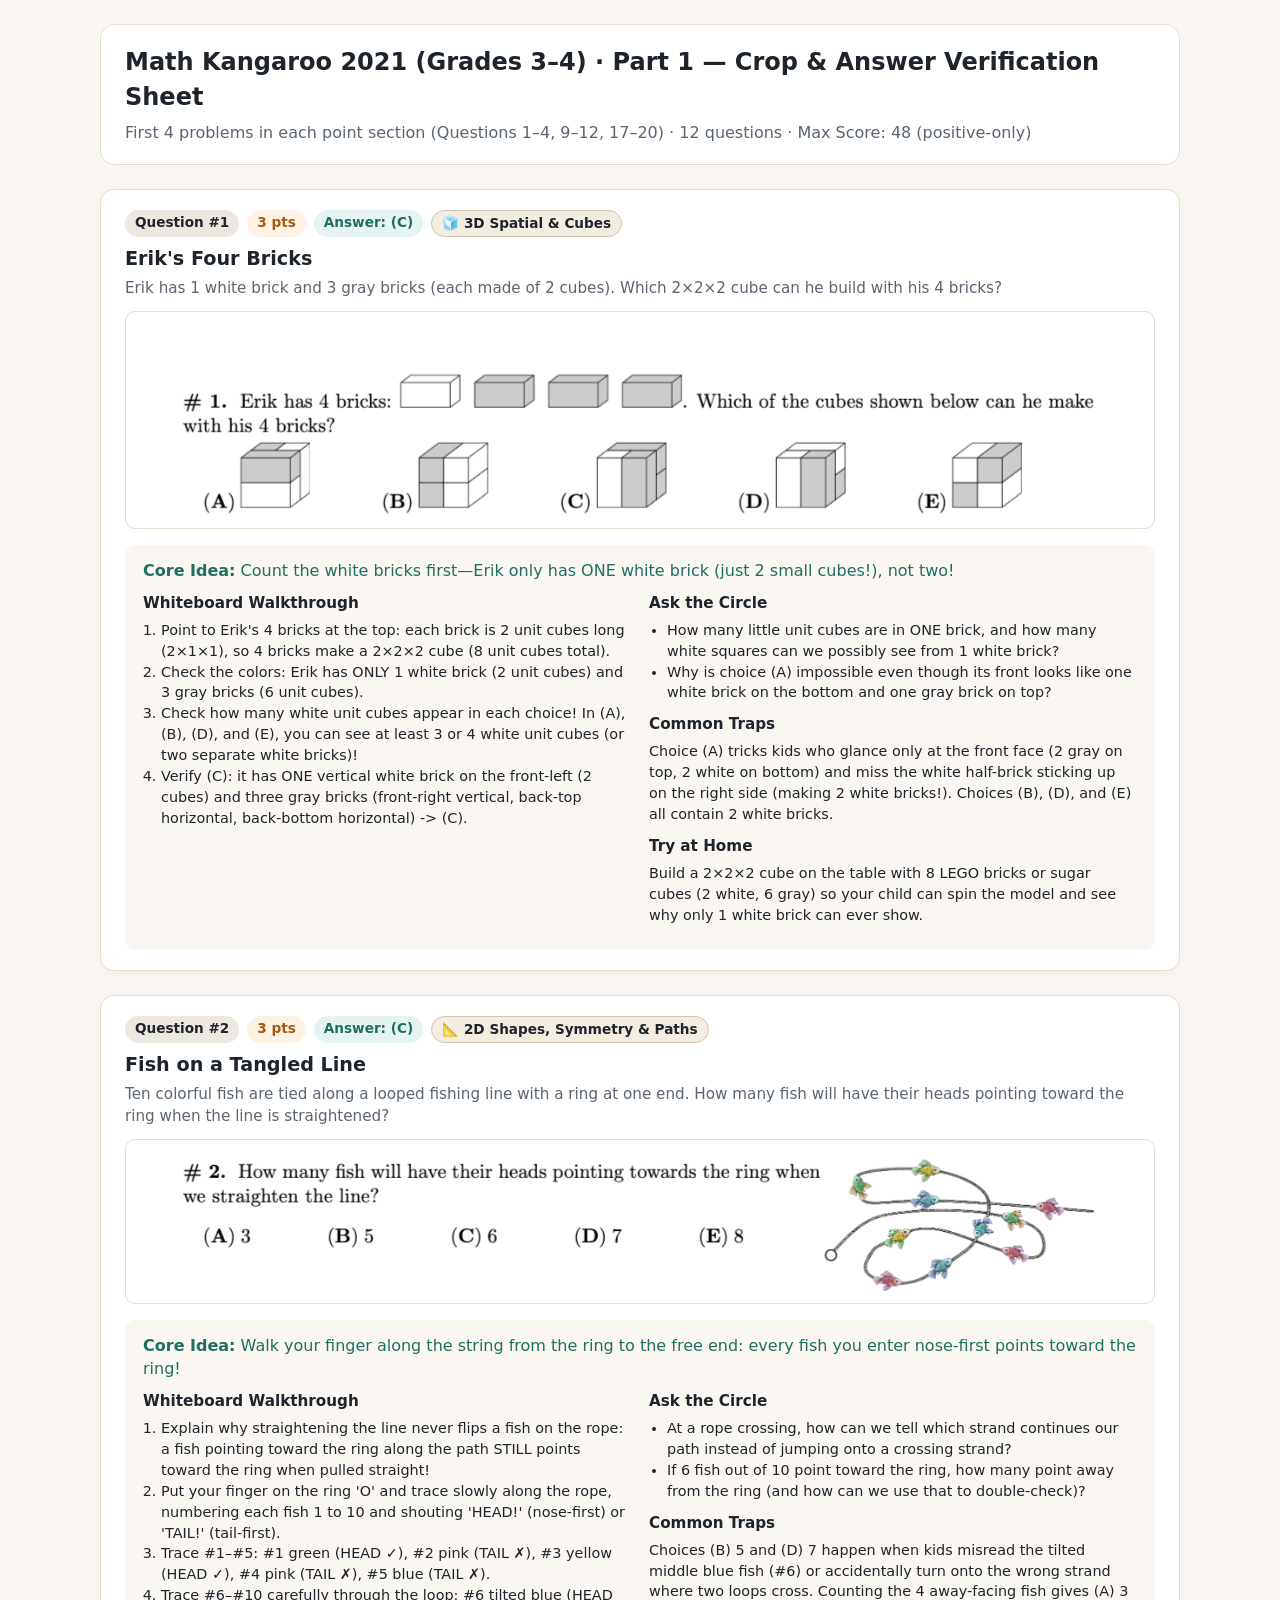
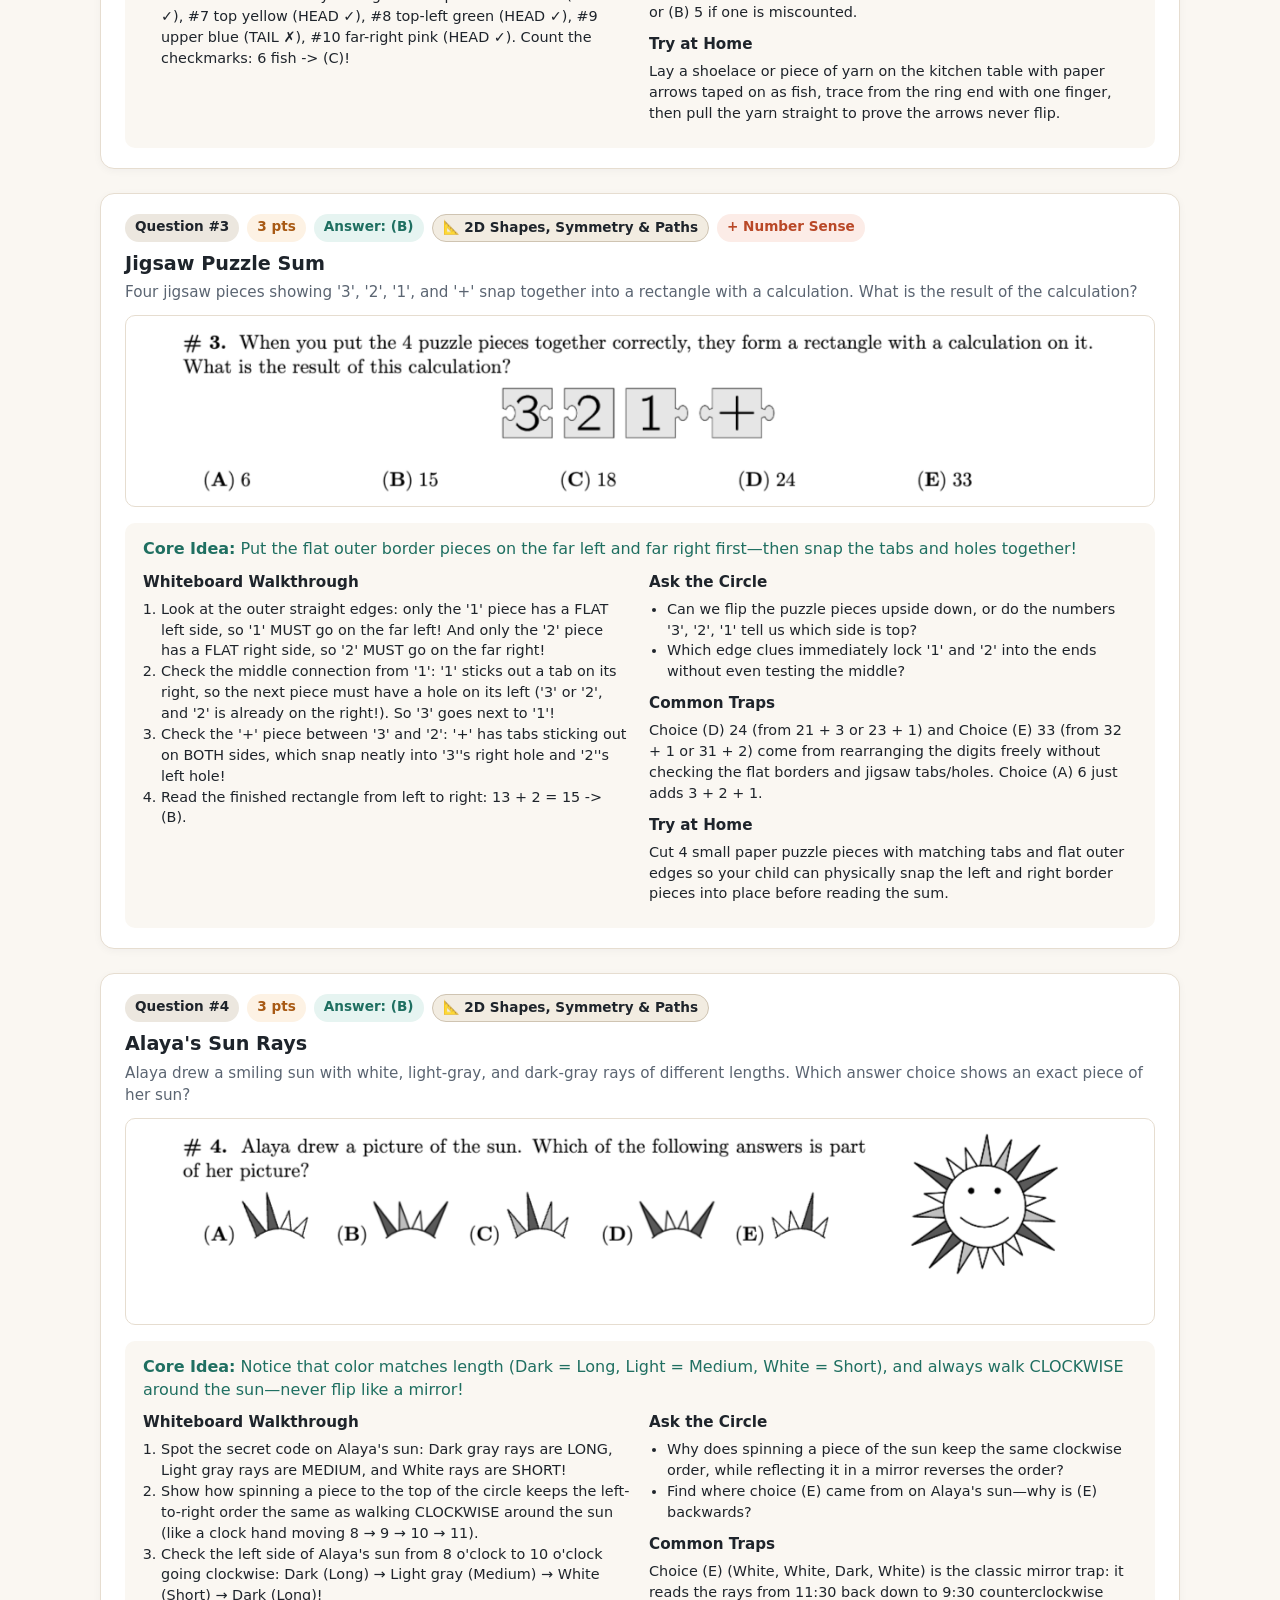
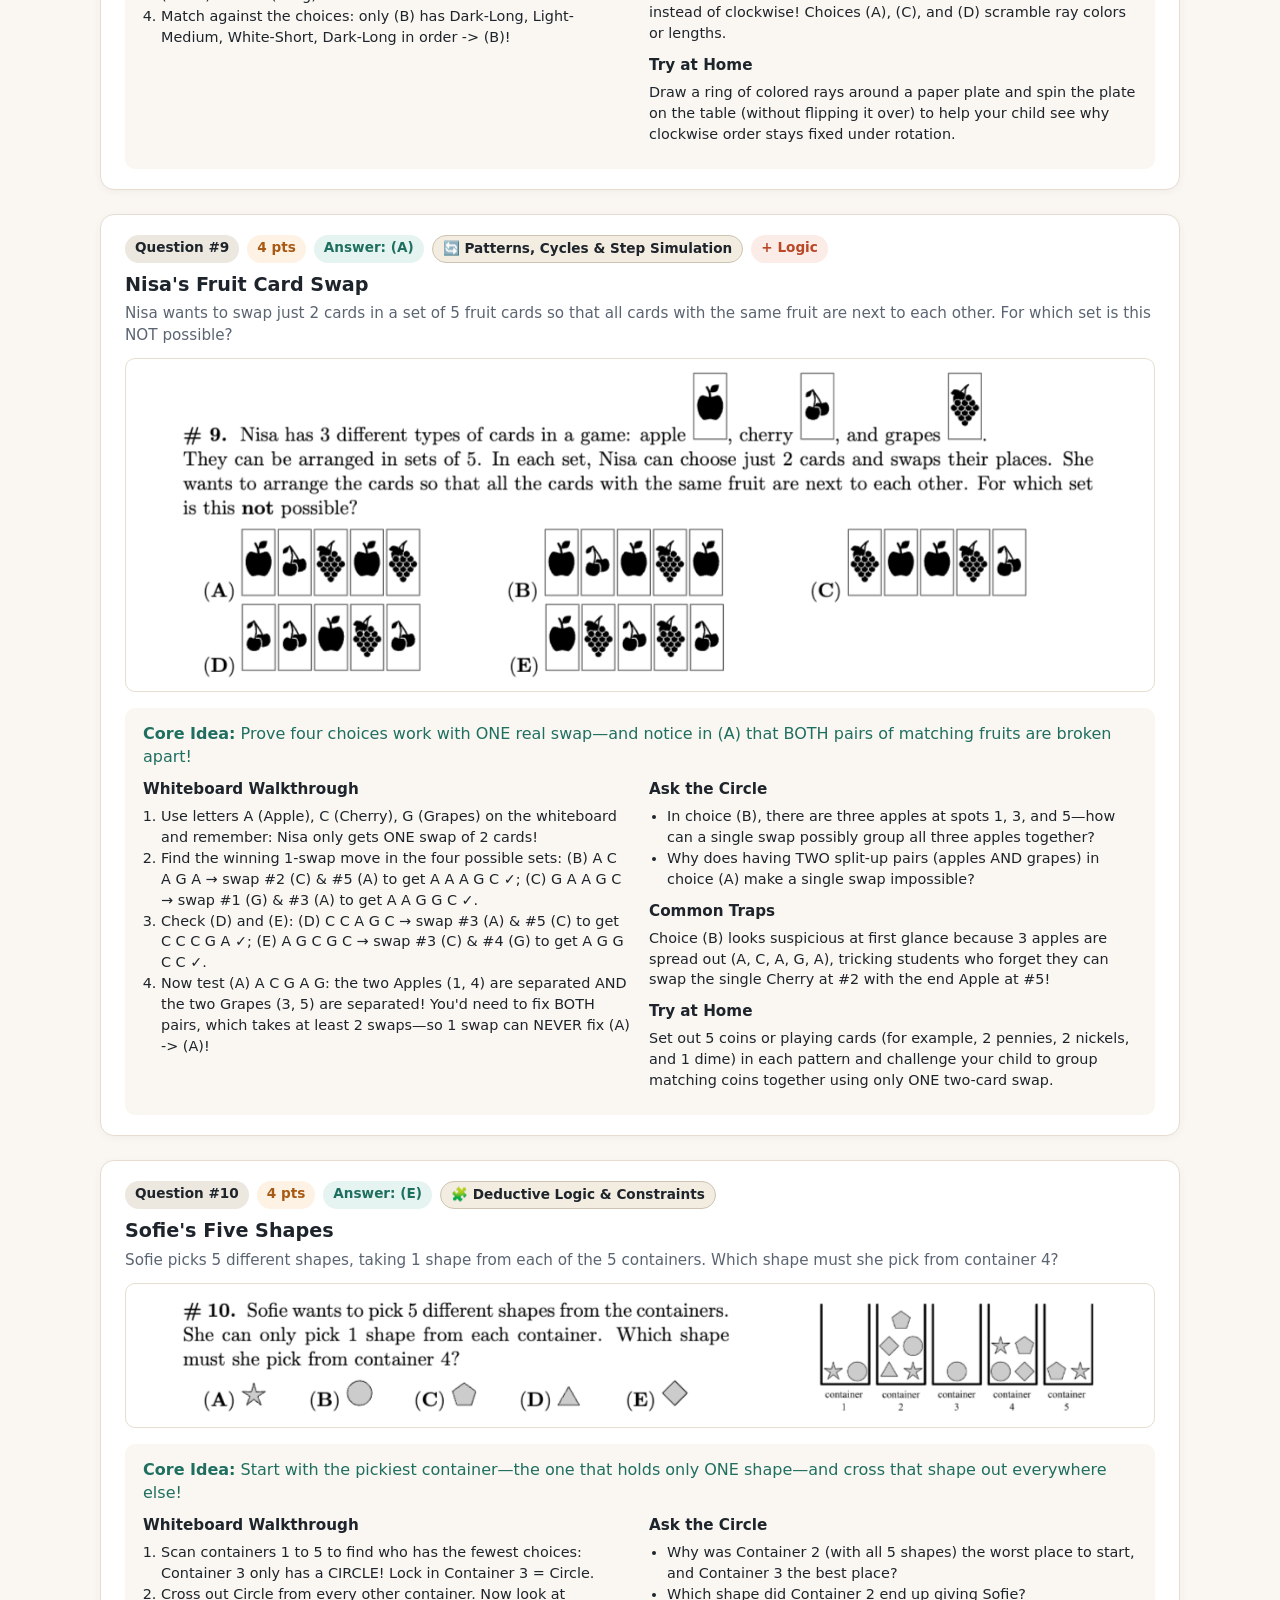
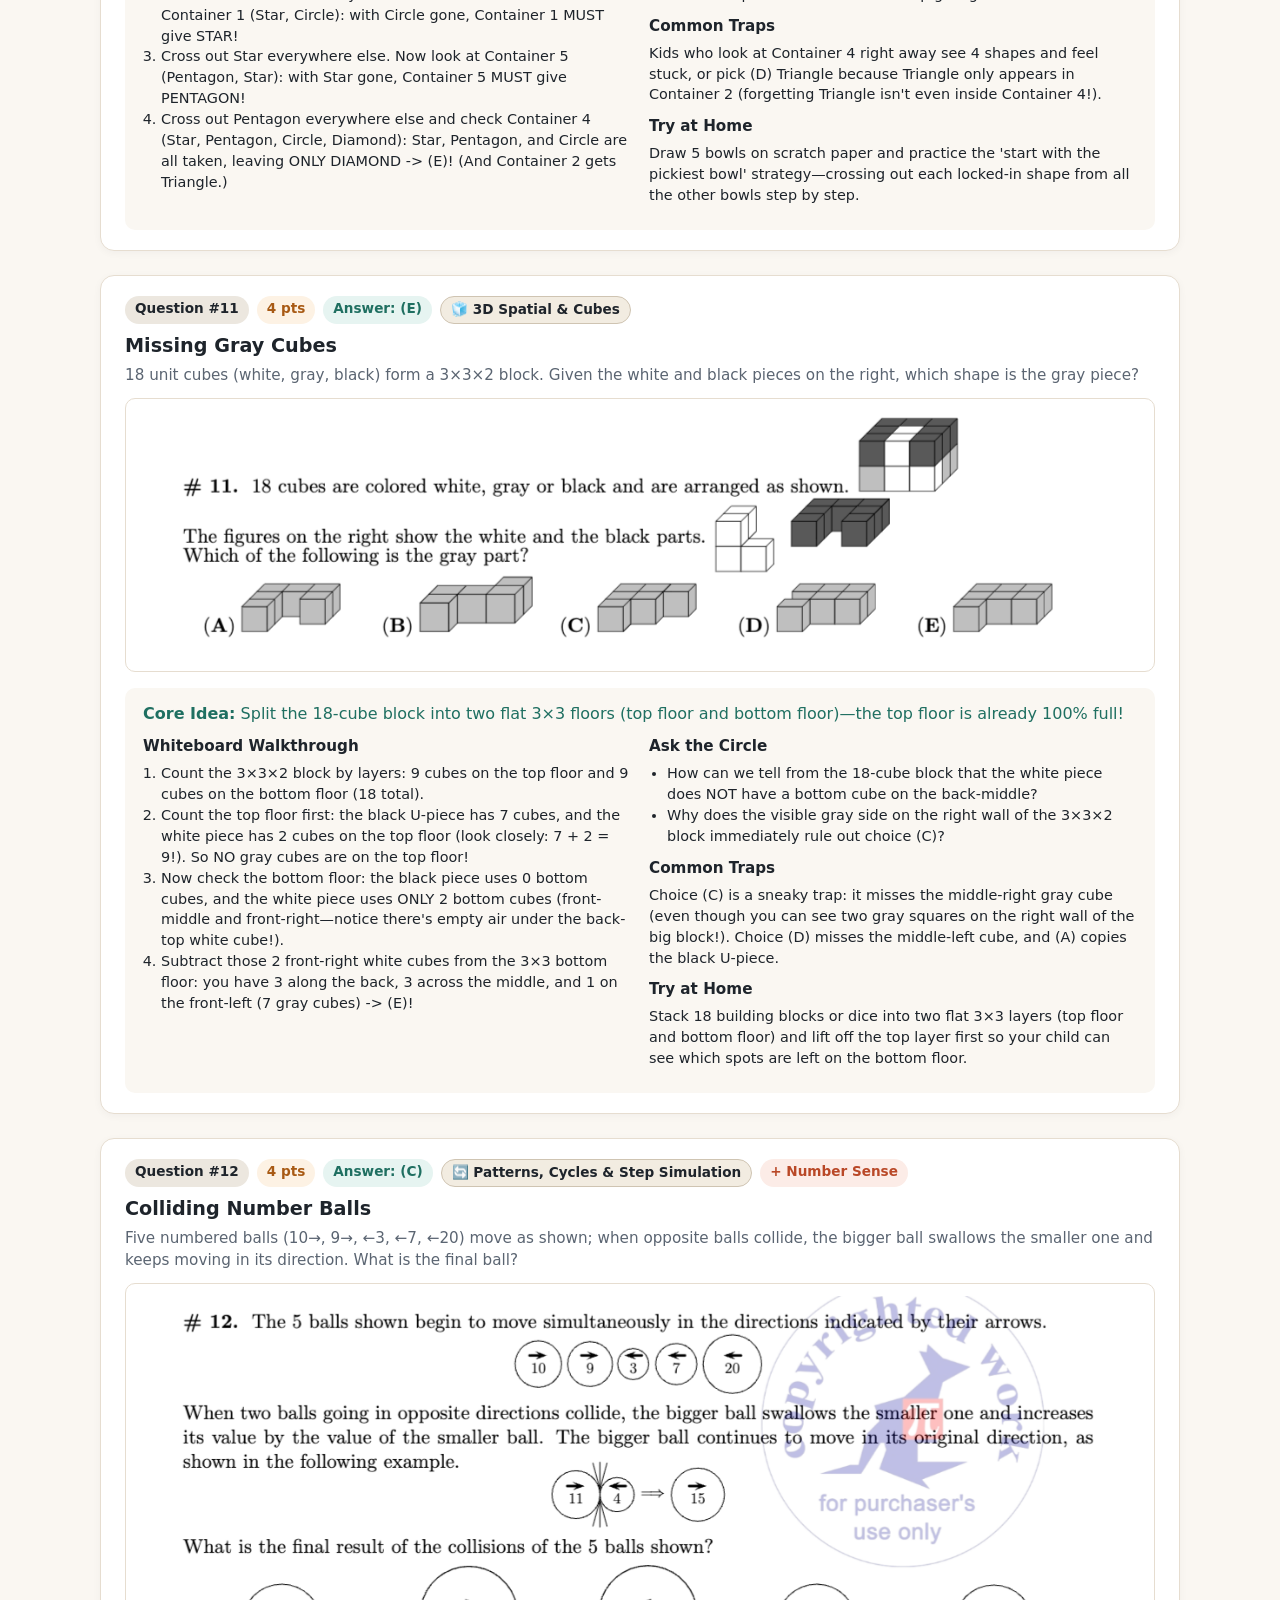
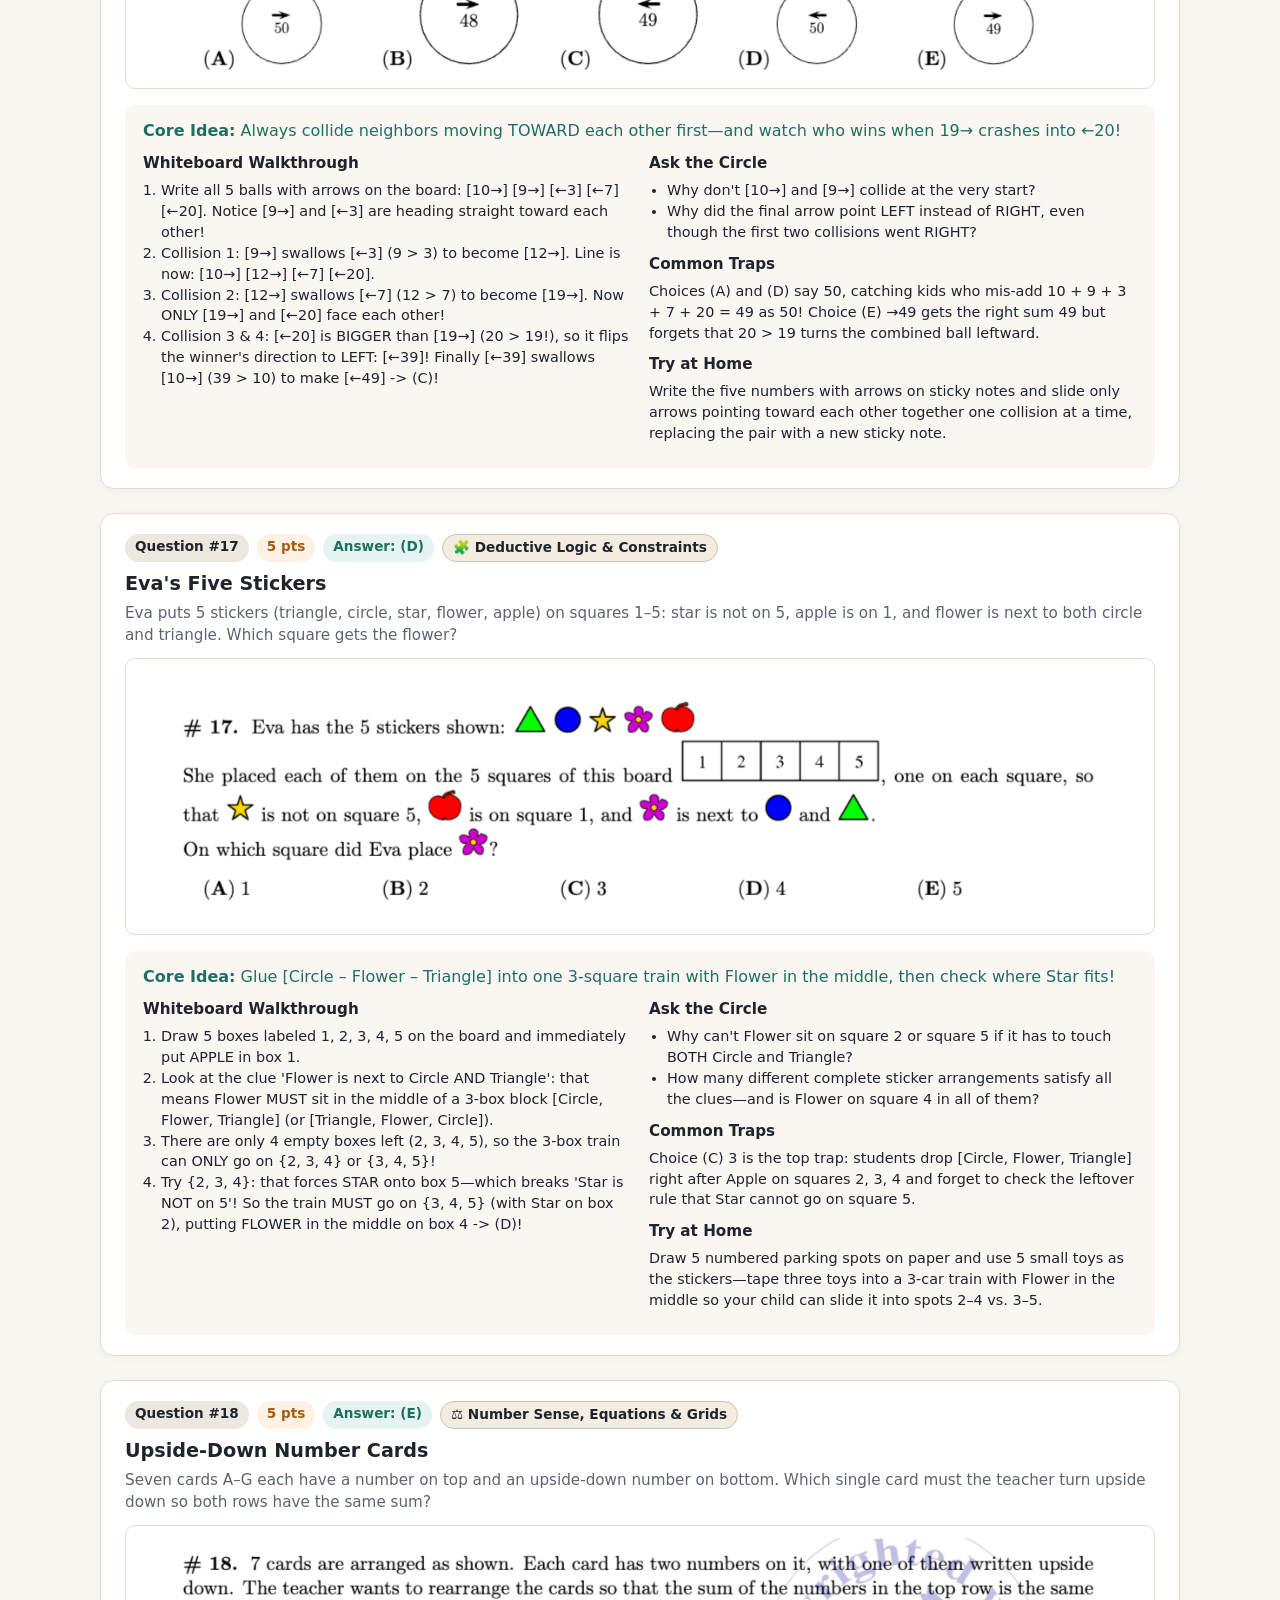
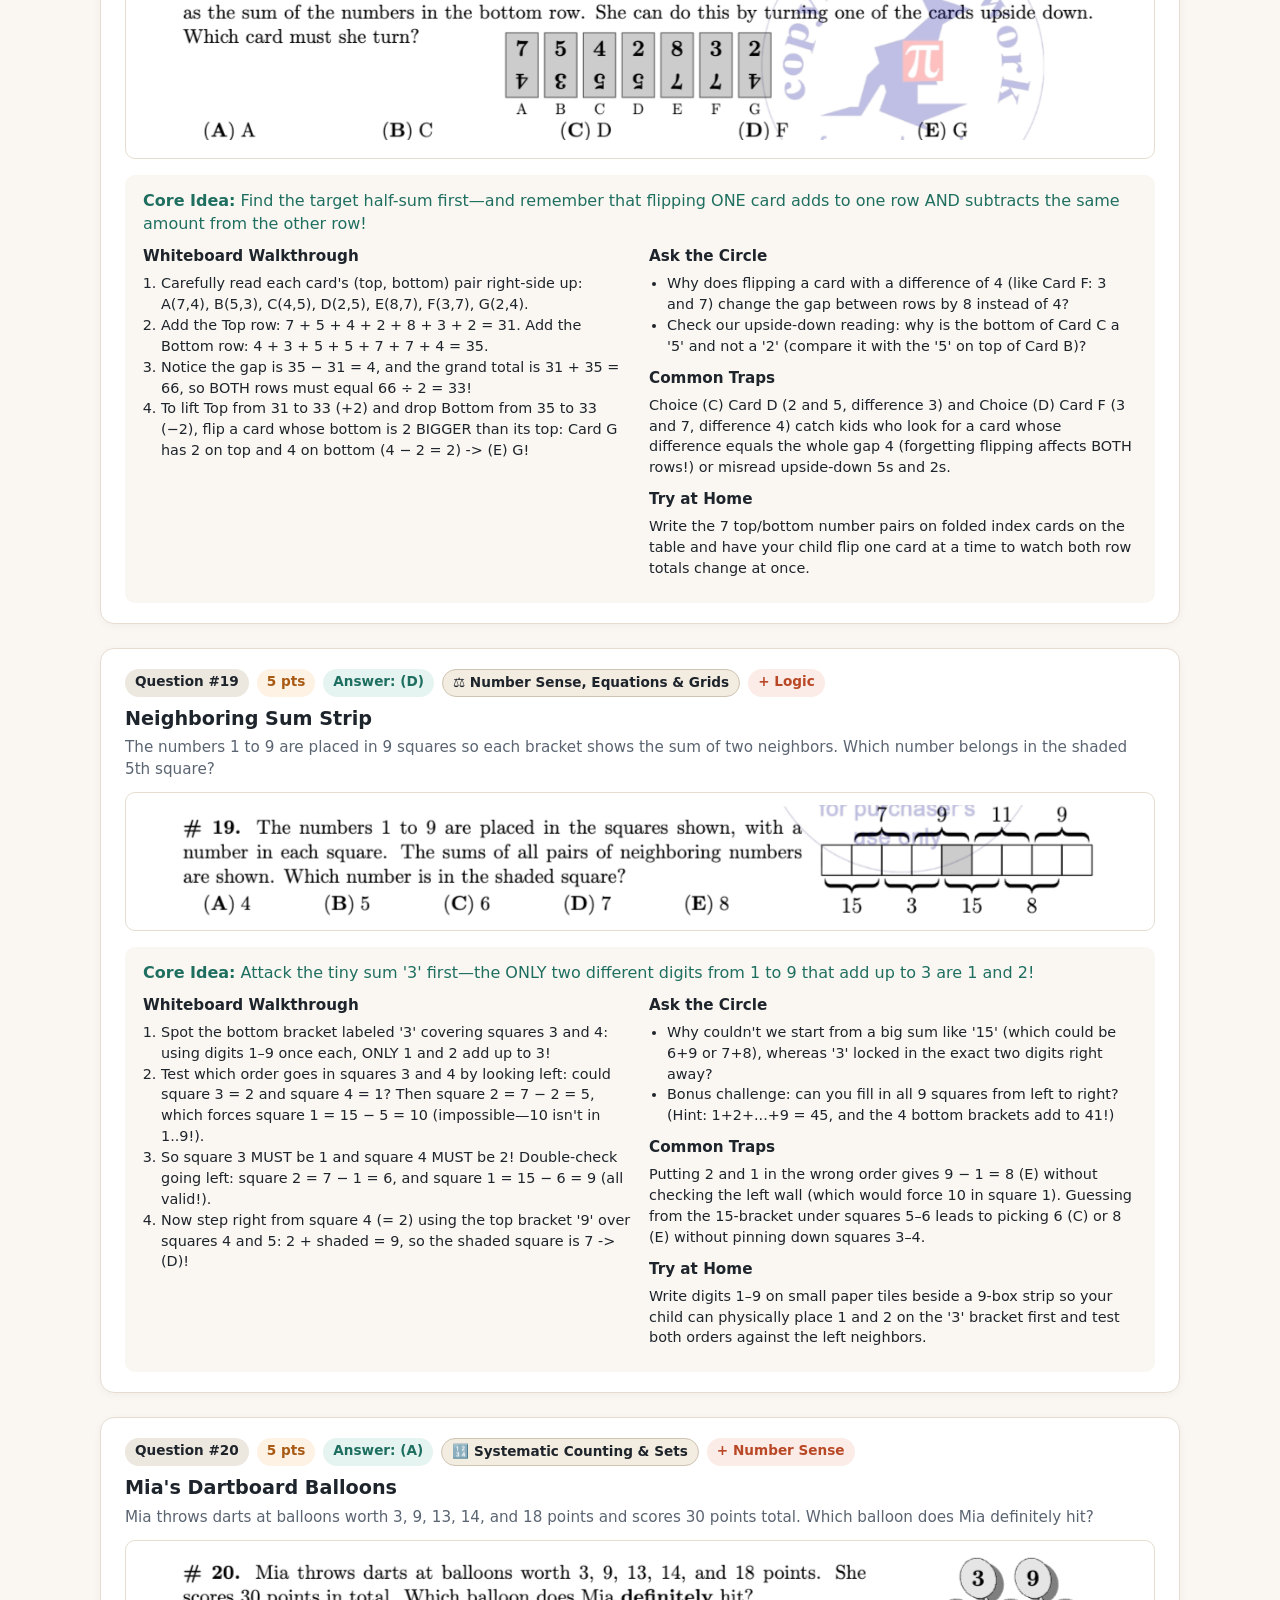
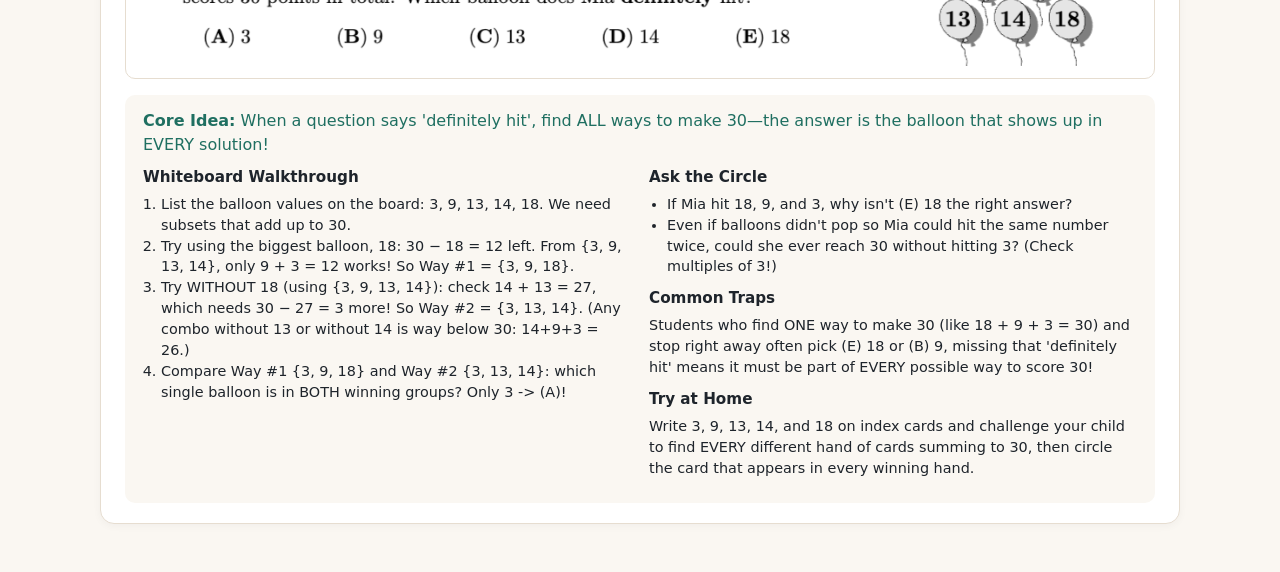
<file: webapp/packs/2021-g34-part1/preview.html>
<!doctype html>
<html lang="en">
<head>
  <meta charset="utf-8" />
  <meta name="viewport" content="width=device-width, initial-scale=1" />
  <title>Preview: Math Kangaroo 2021 (Grades 3–4) · Part 1</title>
  <style>
    body {
      font-family: -apple-system, BlinkMacSystemFont, "Segoe UI", system-ui, sans-serif;
      background: #FAF7F2;
      color: #1E242B;
      margin: 0;
      padding: 24px;
      line-height: 1.45;
    }
    .wrap { max-width: 1080px; margin: 0 auto; }
    .page-head {
      background: #fff;
      border: 1px solid #E6DDD0;
      border-radius: 14px;
      padding: 20px 24px;
      margin-bottom: 24px;
    }
    .page-head h1 { margin: 0 0 6px; font-size: 1.5rem; }
    .page-head p { margin: 0; color: #5B6572; }
    .card {
      background: #fff;
      border: 1px solid #E6DDD0;
      border-radius: 14px;
      padding: 20px 24px;
      margin-bottom: 24px;
      box-shadow: 0 2px 8px rgba(30, 36, 43, 0.04);
    }
    .card-head h2 { margin: 8px 0 4px; font-size: 1.2rem; }
    .summary { margin: 0 0 12px; color: #5B6572; font-size: 0.95rem; }
    .badges { display: flex; flex-wrap: wrap; gap: 8px; }
    .badge {
      display: inline-block;
      padding: 3px 10px;
      border-radius: 999px;
      font-weight: 700;
      font-size: 0.85rem;
    }
    .qnum { background: #ECE7DF; color: #1E242B; }
    .pts { background: #FDF2E4; color: #A85A14; }
    .ans { background: #E6F4F1; color: #1F6F61; }
    .qcls { background: #F2ECE1; color: #1E242B; border: 1px solid #CFC4B2; }
    .qsec { background: #FCECE7; color: #B94827; }
    .img-wrap {
      border: 1px solid #E6DDD0;
      border-radius: 10px;
      padding: 12px;
      background: #fff;
      text-align: center;
      margin-bottom: 16px;
    }
    .img-wrap img { max-width: 100%; height: auto; display: block; margin: 0 auto; }
    .guide { background: #FAF7F2; border-radius: 10px; padding: 14px 18px; }
    .headline { margin: 0 0 10px; color: #1F6F61; }
    .cols { display: grid; grid-template-columns: 1fr 1fr; gap: 18px; }
    .cols h3 { margin: 0 0 6px; font-size: 0.95rem; }
    .cols ol, .cols ul, .cols p { margin: 0 0 10px; padding-left: 18px; font-size: 0.9rem; }
    .cols p { padding-left: 0; }
    @media (max-width: 760px) { .cols { grid-template-columns: 1fr; } }
  </style>
</head>
<body>
  <div class="wrap">
    <header class="page-head">
      <h1>Math Kangaroo 2021 (Grades 3–4) · Part 1 — Crop &amp; Answer Verification Sheet</h1>
      <p>First 4 problems in each point section (Questions 1–4, 9–12, 17–20) · 12 questions · Max Score: 48 (positive-only)</p>
    </header>
    
            <article class="card">
              <header class="card-head">
                <div class="badges">
                  <span class="badge qnum">Question #1</span>
                  <span class="badge pts">3 pts</span>
                  <span class="badge ans">Answer: (C)</span>
                  <span class="badge qcls">🧊 3D Spatial &amp; Cubes</span>
                  
                </div>
                <h2>Erik&#x27;s Four Bricks</h2>
                <p class="summary">Erik has 1 white brick and 3 gray bricks (each made of 2 cubes). Which 2×2×2 cube can he build with his 4 bricks?</p>
              </header>
              <div class="img-wrap">
                <img src="images/q01.png" alt="Question 1" loading="lazy" />
              </div>
              <section class="guide">
                <p class="headline"><strong>Core Idea:</strong> Count the white bricks first—Erik only has ONE white brick (just 2 small cubes!), not two!</p>
                <div class="cols">
                  <div>
                    <h3>Whiteboard Walkthrough</h3>
                    <ol><li>Point to Erik&#x27;s 4 bricks at the top: each brick is 2 unit cubes long (2×1×1), so 4 bricks make a 2×2×2 cube (8 unit cubes total).</li><li>Check the colors: Erik has ONLY 1 white brick (2 unit cubes) and 3 gray bricks (6 unit cubes).</li><li>Check how many white unit cubes appear in each choice! In (A), (B), (D), and (E), you can see at least 3 or 4 white unit cubes (or two separate white bricks)!</li><li>Verify (C): it has ONE vertical white brick on the front-left (2 cubes) and three gray bricks (front-right vertical, back-top horizontal, back-bottom horizontal) -&gt; (C).</li></ol>
                  </div>
                  <div>
                    <h3>Ask the Circle</h3>
                    <ul><li>How many little unit cubes are in ONE brick, and how many white squares can we possibly see from 1 white brick?</li><li>Why is choice (A) impossible even though its front looks like one white brick on the bottom and one gray brick on top?</li></ul>
                    <h3>Common Traps</h3>
                    <p>Choice (A) tricks kids who glance only at the front face (2 gray on top, 2 white on bottom) and miss the white half-brick sticking up on the right side (making 2 white bricks!). Choices (B), (D), and (E) all contain 2 white bricks.</p>
                    <h3>Try at Home</h3><p>Build a 2×2×2 cube on the table with 8 LEGO bricks or sugar cubes (2 white, 6 gray) so your child can spin the model and see why only 1 white brick can ever show.</p>
                  </div>
                </div>
              </section>
            </article>
            
            <article class="card">
              <header class="card-head">
                <div class="badges">
                  <span class="badge qnum">Question #2</span>
                  <span class="badge pts">3 pts</span>
                  <span class="badge ans">Answer: (C)</span>
                  <span class="badge qcls">📐 2D Shapes, Symmetry &amp; Paths</span>
                  
                </div>
                <h2>Fish on a Tangled Line</h2>
                <p class="summary">Ten colorful fish are tied along a looped fishing line with a ring at one end. How many fish will have their heads pointing toward the ring when the line is straightened?</p>
              </header>
              <div class="img-wrap">
                <img src="images/q02.png" alt="Question 2" loading="lazy" />
              </div>
              <section class="guide">
                <p class="headline"><strong>Core Idea:</strong> Walk your finger along the string from the ring to the free end: every fish you enter nose-first points toward the ring!</p>
                <div class="cols">
                  <div>
                    <h3>Whiteboard Walkthrough</h3>
                    <ol><li>Explain why straightening the line never flips a fish on the rope: a fish pointing toward the ring along the path STILL points toward the ring when pulled straight!</li><li>Put your finger on the ring &#x27;O&#x27; and trace slowly along the rope, numbering each fish 1 to 10 and shouting &#x27;HEAD!&#x27; (nose-first) or &#x27;TAIL!&#x27; (tail-first).</li><li>Trace #1–#5: #1 green (HEAD ✓), #2 pink (TAIL ✗), #3 yellow (HEAD ✓), #4 pink (TAIL ✗), #5 blue (TAIL ✗).</li><li>Trace #6–#10 carefully through the loop: #6 tilted blue (HEAD ✓), #7 top yellow (HEAD ✓), #8 top-left green (HEAD ✓), #9 upper blue (TAIL ✗), #10 far-right pink (HEAD ✓). Count the checkmarks: 6 fish -&gt; (C)!</li></ol>
                  </div>
                  <div>
                    <h3>Ask the Circle</h3>
                    <ul><li>At a rope crossing, how can we tell which strand continues our path instead of jumping onto a crossing strand?</li><li>If 6 fish out of 10 point toward the ring, how many point away from the ring (and how can we use that to double-check)?</li></ul>
                    <h3>Common Traps</h3>
                    <p>Choices (B) 5 and (D) 7 happen when kids misread the tilted middle blue fish (#6) or accidentally turn onto the wrong strand where two loops cross. Counting the 4 away-facing fish gives (A) 3 or (B) 5 if one is miscounted.</p>
                    <h3>Try at Home</h3><p>Lay a shoelace or piece of yarn on the kitchen table with paper arrows taped on as fish, trace from the ring end with one finger, then pull the yarn straight to prove the arrows never flip.</p>
                  </div>
                </div>
              </section>
            </article>
            
            <article class="card">
              <header class="card-head">
                <div class="badges">
                  <span class="badge qnum">Question #3</span>
                  <span class="badge pts">3 pts</span>
                  <span class="badge ans">Answer: (B)</span>
                  <span class="badge qcls">📐 2D Shapes, Symmetry &amp; Paths</span>
                  <span class="badge qsec">+ Number Sense</span>
                </div>
                <h2>Jigsaw Puzzle Sum</h2>
                <p class="summary">Four jigsaw pieces showing &#x27;3&#x27;, &#x27;2&#x27;, &#x27;1&#x27;, and &#x27;+&#x27; snap together into a rectangle with a calculation. What is the result of the calculation?</p>
              </header>
              <div class="img-wrap">
                <img src="images/q03.png" alt="Question 3" loading="lazy" />
              </div>
              <section class="guide">
                <p class="headline"><strong>Core Idea:</strong> Put the flat outer border pieces on the far left and far right first—then snap the tabs and holes together!</p>
                <div class="cols">
                  <div>
                    <h3>Whiteboard Walkthrough</h3>
                    <ol><li>Look at the outer straight edges: only the &#x27;1&#x27; piece has a FLAT left side, so &#x27;1&#x27; MUST go on the far left! And only the &#x27;2&#x27; piece has a FLAT right side, so &#x27;2&#x27; MUST go on the far right!</li><li>Check the middle connection from &#x27;1&#x27;: &#x27;1&#x27; sticks out a tab on its right, so the next piece must have a hole on its left (&#x27;3&#x27; or &#x27;2&#x27;, and &#x27;2&#x27; is already on the right!). So &#x27;3&#x27; goes next to &#x27;1&#x27;!</li><li>Check the &#x27;+&#x27; piece between &#x27;3&#x27; and &#x27;2&#x27;: &#x27;+&#x27; has tabs sticking out on BOTH sides, which snap neatly into &#x27;3&#x27;&#x27;s right hole and &#x27;2&#x27;&#x27;s left hole!</li><li>Read the finished rectangle from left to right: 13 + 2 = 15 -&gt; (B).</li></ol>
                  </div>
                  <div>
                    <h3>Ask the Circle</h3>
                    <ul><li>Can we flip the puzzle pieces upside down, or do the numbers &#x27;3&#x27;, &#x27;2&#x27;, &#x27;1&#x27; tell us which side is top?</li><li>Which edge clues immediately lock &#x27;1&#x27; and &#x27;2&#x27; into the ends without even testing the middle?</li></ul>
                    <h3>Common Traps</h3>
                    <p>Choice (D) 24 (from 21 + 3 or 23 + 1) and Choice (E) 33 (from 32 + 1 or 31 + 2) come from rearranging the digits freely without checking the flat borders and jigsaw tabs/holes. Choice (A) 6 just adds 3 + 2 + 1.</p>
                    <h3>Try at Home</h3><p>Cut 4 small paper puzzle pieces with matching tabs and flat outer edges so your child can physically snap the left and right border pieces into place before reading the sum.</p>
                  </div>
                </div>
              </section>
            </article>
            
            <article class="card">
              <header class="card-head">
                <div class="badges">
                  <span class="badge qnum">Question #4</span>
                  <span class="badge pts">3 pts</span>
                  <span class="badge ans">Answer: (B)</span>
                  <span class="badge qcls">📐 2D Shapes, Symmetry &amp; Paths</span>
                  
                </div>
                <h2>Alaya&#x27;s Sun Rays</h2>
                <p class="summary">Alaya drew a smiling sun with white, light-gray, and dark-gray rays of different lengths. Which answer choice shows an exact piece of her sun?</p>
              </header>
              <div class="img-wrap">
                <img src="images/q04.png" alt="Question 4" loading="lazy" />
              </div>
              <section class="guide">
                <p class="headline"><strong>Core Idea:</strong> Notice that color matches length (Dark = Long, Light = Medium, White = Short), and always walk CLOCKWISE around the sun—never flip like a mirror!</p>
                <div class="cols">
                  <div>
                    <h3>Whiteboard Walkthrough</h3>
                    <ol><li>Spot the secret code on Alaya&#x27;s sun: Dark gray rays are LONG, Light gray rays are MEDIUM, and White rays are SHORT!</li><li>Show how spinning a piece to the top of the circle keeps the left-to-right order the same as walking CLOCKWISE around the sun (like a clock hand moving 8 → 9 → 10 → 11).</li><li>Check the left side of Alaya&#x27;s sun from 8 o&#x27;clock to 10 o&#x27;clock going clockwise: Dark (Long) → Light gray (Medium) → White (Short) → Dark (Long)!</li><li>Match against the choices: only (B) has Dark-Long, Light-Medium, White-Short, Dark-Long in order -&gt; (B)!</li></ol>
                  </div>
                  <div>
                    <h3>Ask the Circle</h3>
                    <ul><li>Why does spinning a piece of the sun keep the same clockwise order, while reflecting it in a mirror reverses the order?</li><li>Find where choice (E) came from on Alaya&#x27;s sun—why is (E) backwards?</li></ul>
                    <h3>Common Traps</h3>
                    <p>Choice (E) (White, White, Dark, White) is the classic mirror trap: it reads the rays from 11:30 back down to 9:30 counterclockwise instead of clockwise! Choices (A), (C), and (D) scramble ray colors or lengths.</p>
                    <h3>Try at Home</h3><p>Draw a ring of colored rays around a paper plate and spin the plate on the table (without flipping it over) to help your child see why clockwise order stays fixed under rotation.</p>
                  </div>
                </div>
              </section>
            </article>
            
            <article class="card">
              <header class="card-head">
                <div class="badges">
                  <span class="badge qnum">Question #9</span>
                  <span class="badge pts">4 pts</span>
                  <span class="badge ans">Answer: (A)</span>
                  <span class="badge qcls">🔄 Patterns, Cycles &amp; Step Simulation</span>
                  <span class="badge qsec">+ Logic</span>
                </div>
                <h2>Nisa&#x27;s Fruit Card Swap</h2>
                <p class="summary">Nisa wants to swap just 2 cards in a set of 5 fruit cards so that all cards with the same fruit are next to each other. For which set is this NOT possible?</p>
              </header>
              <div class="img-wrap">
                <img src="images/q09.png" alt="Question 9" loading="lazy" />
              </div>
              <section class="guide">
                <p class="headline"><strong>Core Idea:</strong> Prove four choices work with ONE real swap—and notice in (A) that BOTH pairs of matching fruits are broken apart!</p>
                <div class="cols">
                  <div>
                    <h3>Whiteboard Walkthrough</h3>
                    <ol><li>Use letters A (Apple), C (Cherry), G (Grapes) on the whiteboard and remember: Nisa only gets ONE swap of 2 cards!</li><li>Find the winning 1-swap move in the four possible sets: (B) A C A G A → swap #2 (C) &amp; #5 (A) to get A A A G C ✓; (C) G A A G C → swap #1 (G) &amp; #3 (A) to get A A G G C ✓.</li><li>Check (D) and (E): (D) C C A G C → swap #3 (A) &amp; #5 (C) to get C C C G A ✓; (E) A G C G C → swap #3 (C) &amp; #4 (G) to get A G G C C ✓.</li><li>Now test (A) A C G A G: the two Apples (1, 4) are separated AND the two Grapes (3, 5) are separated! You&#x27;d need to fix BOTH pairs, which takes at least 2 swaps—so 1 swap can NEVER fix (A) -&gt; (A)!</li></ol>
                  </div>
                  <div>
                    <h3>Ask the Circle</h3>
                    <ul><li>In choice (B), there are three apples at spots 1, 3, and 5—how can a single swap possibly group all three apples together?</li><li>Why does having TWO split-up pairs (apples AND grapes) in choice (A) make a single swap impossible?</li></ul>
                    <h3>Common Traps</h3>
                    <p>Choice (B) looks suspicious at first glance because 3 apples are spread out (A, C, A, G, A), tricking students who forget they can swap the single Cherry at #2 with the end Apple at #5!</p>
                    <h3>Try at Home</h3><p>Set out 5 coins or playing cards (for example, 2 pennies, 2 nickels, and 1 dime) in each pattern and challenge your child to group matching coins together using only ONE two-card swap.</p>
                  </div>
                </div>
              </section>
            </article>
            
            <article class="card">
              <header class="card-head">
                <div class="badges">
                  <span class="badge qnum">Question #10</span>
                  <span class="badge pts">4 pts</span>
                  <span class="badge ans">Answer: (E)</span>
                  <span class="badge qcls">🧩 Deductive Logic &amp; Constraints</span>
                  
                </div>
                <h2>Sofie&#x27;s Five Shapes</h2>
                <p class="summary">Sofie picks 5 different shapes, taking 1 shape from each of the 5 containers. Which shape must she pick from container 4?</p>
              </header>
              <div class="img-wrap">
                <img src="images/q10.png" alt="Question 10" loading="lazy" />
              </div>
              <section class="guide">
                <p class="headline"><strong>Core Idea:</strong> Start with the pickiest container—the one that holds only ONE shape—and cross that shape out everywhere else!</p>
                <div class="cols">
                  <div>
                    <h3>Whiteboard Walkthrough</h3>
                    <ol><li>Scan containers 1 to 5 to find who has the fewest choices: Container 3 only has a CIRCLE! Lock in Container 3 = Circle.</li><li>Cross out Circle from every other container. Now look at Container 1 (Star, Circle): with Circle gone, Container 1 MUST give STAR!</li><li>Cross out Star everywhere else. Now look at Container 5 (Pentagon, Star): with Star gone, Container 5 MUST give PENTAGON!</li><li>Cross out Pentagon everywhere else and check Container 4 (Star, Pentagon, Circle, Diamond): Star, Pentagon, and Circle are all taken, leaving ONLY DIAMOND -&gt; (E)! (And Container 2 gets Triangle.)</li></ol>
                  </div>
                  <div>
                    <h3>Ask the Circle</h3>
                    <ul><li>Why was Container 2 (with all 5 shapes) the worst place to start, and Container 3 the best place?</li><li>Which shape did Container 2 end up giving Sofie?</li></ul>
                    <h3>Common Traps</h3>
                    <p>Kids who look at Container 4 right away see 4 shapes and feel stuck, or pick (D) Triangle because Triangle only appears in Container 2 (forgetting Triangle isn&#x27;t even inside Container 4!).</p>
                    <h3>Try at Home</h3><p>Draw 5 bowls on scratch paper and practice the &#x27;start with the pickiest bowl&#x27; strategy—crossing out each locked-in shape from all the other bowls step by step.</p>
                  </div>
                </div>
              </section>
            </article>
            
            <article class="card">
              <header class="card-head">
                <div class="badges">
                  <span class="badge qnum">Question #11</span>
                  <span class="badge pts">4 pts</span>
                  <span class="badge ans">Answer: (E)</span>
                  <span class="badge qcls">🧊 3D Spatial &amp; Cubes</span>
                  
                </div>
                <h2>Missing Gray Cubes</h2>
                <p class="summary">18 unit cubes (white, gray, black) form a 3×3×2 block. Given the white and black pieces on the right, which shape is the gray piece?</p>
              </header>
              <div class="img-wrap">
                <img src="images/q11.png" alt="Question 11" loading="lazy" />
              </div>
              <section class="guide">
                <p class="headline"><strong>Core Idea:</strong> Split the 18-cube block into two flat 3×3 floors (top floor and bottom floor)—the top floor is already 100% full!</p>
                <div class="cols">
                  <div>
                    <h3>Whiteboard Walkthrough</h3>
                    <ol><li>Count the 3×3×2 block by layers: 9 cubes on the top floor and 9 cubes on the bottom floor (18 total).</li><li>Count the top floor first: the black U-piece has 7 cubes, and the white piece has 2 cubes on the top floor (look closely: 7 + 2 = 9!). So NO gray cubes are on the top floor!</li><li>Now check the bottom floor: the black piece uses 0 bottom cubes, and the white piece uses ONLY 2 bottom cubes (front-middle and front-right—notice there&#x27;s empty air under the back-top white cube!).</li><li>Subtract those 2 front-right white cubes from the 3×3 bottom floor: you have 3 along the back, 3 across the middle, and 1 on the front-left (7 gray cubes) -&gt; (E)!</li></ol>
                  </div>
                  <div>
                    <h3>Ask the Circle</h3>
                    <ul><li>How can we tell from the 18-cube block that the white piece does NOT have a bottom cube on the back-middle?</li><li>Why does the visible gray side on the right wall of the 3×3×2 block immediately rule out choice (C)?</li></ul>
                    <h3>Common Traps</h3>
                    <p>Choice (C) is a sneaky trap: it misses the middle-right gray cube (even though you can see two gray squares on the right wall of the big block!). Choice (D) misses the middle-left cube, and (A) copies the black U-piece.</p>
                    <h3>Try at Home</h3><p>Stack 18 building blocks or dice into two flat 3×3 layers (top floor and bottom floor) and lift off the top layer first so your child can see which spots are left on the bottom floor.</p>
                  </div>
                </div>
              </section>
            </article>
            
            <article class="card">
              <header class="card-head">
                <div class="badges">
                  <span class="badge qnum">Question #12</span>
                  <span class="badge pts">4 pts</span>
                  <span class="badge ans">Answer: (C)</span>
                  <span class="badge qcls">🔄 Patterns, Cycles &amp; Step Simulation</span>
                  <span class="badge qsec">+ Number Sense</span>
                </div>
                <h2>Colliding Number Balls</h2>
                <p class="summary">Five numbered balls (10→, 9→, ←3, ←7, ←20) move as shown; when opposite balls collide, the bigger ball swallows the smaller one and keeps moving in its direction. What is the final ball?</p>
              </header>
              <div class="img-wrap">
                <img src="images/q12.png" alt="Question 12" loading="lazy" />
              </div>
              <section class="guide">
                <p class="headline"><strong>Core Idea:</strong> Always collide neighbors moving TOWARD each other first—and watch who wins when 19→ crashes into ←20!</p>
                <div class="cols">
                  <div>
                    <h3>Whiteboard Walkthrough</h3>
                    <ol><li>Write all 5 balls with arrows on the board: [10→]  [9→]  [←3]  [←7]  [←20]. Notice [9→] and [←3] are heading straight toward each other!</li><li>Collision 1: [9→] swallows [←3] (9 &gt; 3) to become [12→]. Line is now: [10→]  [12→]  [←7]  [←20].</li><li>Collision 2: [12→] swallows [←7] (12 &gt; 7) to become [19→]. Now ONLY [19→] and [←20] face each other!</li><li>Collision 3 &amp; 4: [←20] is BIGGER than [19→] (20 &gt; 19!), so it flips the winner&#x27;s direction to LEFT: [←39]! Finally [←39] swallows [10→] (39 &gt; 10) to make [←49] -&gt; (C)!</li></ol>
                  </div>
                  <div>
                    <h3>Ask the Circle</h3>
                    <ul><li>Why don&#x27;t [10→] and [9→] collide at the very start?</li><li>Why did the final arrow point LEFT instead of RIGHT, even though the first two collisions went RIGHT?</li></ul>
                    <h3>Common Traps</h3>
                    <p>Choices (A) and (D) say 50, catching kids who mis-add 10 + 9 + 3 + 7 + 20 = 49 as 50! Choice (E) →49 gets the right sum 49 but forgets that 20 &gt; 19 turns the combined ball leftward.</p>
                    <h3>Try at Home</h3><p>Write the five numbers with arrows on sticky notes and slide only arrows pointing toward each other together one collision at a time, replacing the pair with a new sticky note.</p>
                  </div>
                </div>
              </section>
            </article>
            
            <article class="card">
              <header class="card-head">
                <div class="badges">
                  <span class="badge qnum">Question #17</span>
                  <span class="badge pts">5 pts</span>
                  <span class="badge ans">Answer: (D)</span>
                  <span class="badge qcls">🧩 Deductive Logic &amp; Constraints</span>
                  
                </div>
                <h2>Eva&#x27;s Five Stickers</h2>
                <p class="summary">Eva puts 5 stickers (triangle, circle, star, flower, apple) on squares 1–5: star is not on 5, apple is on 1, and flower is next to both circle and triangle. Which square gets the flower?</p>
              </header>
              <div class="img-wrap">
                <img src="images/q17.png" alt="Question 17" loading="lazy" />
              </div>
              <section class="guide">
                <p class="headline"><strong>Core Idea:</strong> Glue [Circle – Flower – Triangle] into one 3-square train with Flower in the middle, then check where Star fits!</p>
                <div class="cols">
                  <div>
                    <h3>Whiteboard Walkthrough</h3>
                    <ol><li>Draw 5 boxes labeled 1, 2, 3, 4, 5 on the board and immediately put APPLE in box 1.</li><li>Look at the clue &#x27;Flower is next to Circle AND Triangle&#x27;: that means Flower MUST sit in the middle of a 3-box block [Circle, Flower, Triangle] (or [Triangle, Flower, Circle]).</li><li>There are only 4 empty boxes left (2, 3, 4, 5), so the 3-box train can ONLY go on {2, 3, 4} or {3, 4, 5}!</li><li>Try {2, 3, 4}: that forces STAR onto box 5—which breaks &#x27;Star is NOT on 5&#x27;! So the train MUST go on {3, 4, 5} (with Star on box 2), putting FLOWER in the middle on box 4 -&gt; (D)!</li></ol>
                  </div>
                  <div>
                    <h3>Ask the Circle</h3>
                    <ul><li>Why can&#x27;t Flower sit on square 2 or square 5 if it has to touch BOTH Circle and Triangle?</li><li>How many different complete sticker arrangements satisfy all the clues—and is Flower on square 4 in all of them?</li></ul>
                    <h3>Common Traps</h3>
                    <p>Choice (C) 3 is the top trap: students drop [Circle, Flower, Triangle] right after Apple on squares 2, 3, 4 and forget to check the leftover rule that Star cannot go on square 5.</p>
                    <h3>Try at Home</h3><p>Draw 5 numbered parking spots on paper and use 5 small toys as the stickers—tape three toys into a 3-car train with Flower in the middle so your child can slide it into spots 2–4 vs. 3–5.</p>
                  </div>
                </div>
              </section>
            </article>
            
            <article class="card">
              <header class="card-head">
                <div class="badges">
                  <span class="badge qnum">Question #18</span>
                  <span class="badge pts">5 pts</span>
                  <span class="badge ans">Answer: (E)</span>
                  <span class="badge qcls">⚖️ Number Sense, Equations &amp; Grids</span>
                  
                </div>
                <h2>Upside-Down Number Cards</h2>
                <p class="summary">Seven cards A–G each have a number on top and an upside-down number on bottom. Which single card must the teacher turn upside down so both rows have the same sum?</p>
              </header>
              <div class="img-wrap">
                <img src="images/q18.png" alt="Question 18" loading="lazy" />
              </div>
              <section class="guide">
                <p class="headline"><strong>Core Idea:</strong> Find the target half-sum first—and remember that flipping ONE card adds to one row AND subtracts the same amount from the other row!</p>
                <div class="cols">
                  <div>
                    <h3>Whiteboard Walkthrough</h3>
                    <ol><li>Carefully read each card&#x27;s (top, bottom) pair right-side up: A(7,4), B(5,3), C(4,5), D(2,5), E(8,7), F(3,7), G(2,4).</li><li>Add the Top row: 7 + 5 + 4 + 2 + 8 + 3 + 2 = 31. Add the Bottom row: 4 + 3 + 5 + 5 + 7 + 7 + 4 = 35.</li><li>Notice the gap is 35 − 31 = 4, and the grand total is 31 + 35 = 66, so BOTH rows must equal 66 ÷ 2 = 33!</li><li>To lift Top from 31 to 33 (+2) and drop Bottom from 35 to 33 (−2), flip a card whose bottom is 2 BIGGER than its top: Card G has 2 on top and 4 on bottom (4 − 2 = 2) -&gt; (E) G!</li></ol>
                  </div>
                  <div>
                    <h3>Ask the Circle</h3>
                    <ul><li>Why does flipping a card with a difference of 4 (like Card F: 3 and 7) change the gap between rows by 8 instead of 4?</li><li>Check our upside-down reading: why is the bottom of Card C a &#x27;5&#x27; and not a &#x27;2&#x27; (compare it with the &#x27;5&#x27; on top of Card B)?</li></ul>
                    <h3>Common Traps</h3>
                    <p>Choice (C) Card D (2 and 5, difference 3) and Choice (D) Card F (3 and 7, difference 4) catch kids who look for a card whose difference equals the whole gap 4 (forgetting flipping affects BOTH rows!) or misread upside-down 5s and 2s.</p>
                    <h3>Try at Home</h3><p>Write the 7 top/bottom number pairs on folded index cards on the table and have your child flip one card at a time to watch both row totals change at once.</p>
                  </div>
                </div>
              </section>
            </article>
            
            <article class="card">
              <header class="card-head">
                <div class="badges">
                  <span class="badge qnum">Question #19</span>
                  <span class="badge pts">5 pts</span>
                  <span class="badge ans">Answer: (D)</span>
                  <span class="badge qcls">⚖️ Number Sense, Equations &amp; Grids</span>
                  <span class="badge qsec">+ Logic</span>
                </div>
                <h2>Neighboring Sum Strip</h2>
                <p class="summary">The numbers 1 to 9 are placed in 9 squares so each bracket shows the sum of two neighbors. Which number belongs in the shaded 5th square?</p>
              </header>
              <div class="img-wrap">
                <img src="images/q19.png" alt="Question 19" loading="lazy" />
              </div>
              <section class="guide">
                <p class="headline"><strong>Core Idea:</strong> Attack the tiny sum &#x27;3&#x27; first—the ONLY two different digits from 1 to 9 that add up to 3 are 1 and 2!</p>
                <div class="cols">
                  <div>
                    <h3>Whiteboard Walkthrough</h3>
                    <ol><li>Spot the bottom bracket labeled &#x27;3&#x27; covering squares 3 and 4: using digits 1–9 once each, ONLY 1 and 2 add up to 3!</li><li>Test which order goes in squares 3 and 4 by looking left: could square 3 = 2 and square 4 = 1? Then square 2 = 7 − 2 = 5, which forces square 1 = 15 − 5 = 10 (impossible—10 isn&#x27;t in 1..9!).</li><li>So square 3 MUST be 1 and square 4 MUST be 2! Double-check going left: square 2 = 7 − 1 = 6, and square 1 = 15 − 6 = 9 (all valid!).</li><li>Now step right from square 4 (= 2) using the top bracket &#x27;9&#x27; over squares 4 and 5: 2 + shaded = 9, so the shaded square is 7 -&gt; (D)!</li></ol>
                  </div>
                  <div>
                    <h3>Ask the Circle</h3>
                    <ul><li>Why couldn&#x27;t we start from a big sum like &#x27;15&#x27; (which could be 6+9 or 7+8), whereas &#x27;3&#x27; locked in the exact two digits right away?</li><li>Bonus challenge: can you fill in all 9 squares from left to right? (Hint: 1+2+...+9 = 45, and the 4 bottom brackets add to 41!)</li></ul>
                    <h3>Common Traps</h3>
                    <p>Putting 2 and 1 in the wrong order gives 9 − 1 = 8 (E) without checking the left wall (which would force 10 in square 1). Guessing from the 15-bracket under squares 5–6 leads to picking 6 (C) or 8 (E) without pinning down squares 3–4.</p>
                    <h3>Try at Home</h3><p>Write digits 1–9 on small paper tiles beside a 9-box strip so your child can physically place 1 and 2 on the &#x27;3&#x27; bracket first and test both orders against the left neighbors.</p>
                  </div>
                </div>
              </section>
            </article>
            
            <article class="card">
              <header class="card-head">
                <div class="badges">
                  <span class="badge qnum">Question #20</span>
                  <span class="badge pts">5 pts</span>
                  <span class="badge ans">Answer: (A)</span>
                  <span class="badge qcls">🔢 Systematic Counting &amp; Sets</span>
                  <span class="badge qsec">+ Number Sense</span>
                </div>
                <h2>Mia&#x27;s Dartboard Balloons</h2>
                <p class="summary">Mia throws darts at balloons worth 3, 9, 13, 14, and 18 points and scores 30 points total. Which balloon does Mia definitely hit?</p>
              </header>
              <div class="img-wrap">
                <img src="images/q20.png" alt="Question 20" loading="lazy" />
              </div>
              <section class="guide">
                <p class="headline"><strong>Core Idea:</strong> When a question says &#x27;definitely hit&#x27;, find ALL ways to make 30—the answer is the balloon that shows up in EVERY solution!</p>
                <div class="cols">
                  <div>
                    <h3>Whiteboard Walkthrough</h3>
                    <ol><li>List the balloon values on the board: 3, 9, 13, 14, 18. We need subsets that add up to 30.</li><li>Try using the biggest balloon, 18: 30 − 18 = 12 left. From {3, 9, 13, 14}, only 9 + 3 = 12 works! So Way #1 = {3, 9, 18}.</li><li>Try WITHOUT 18 (using {3, 9, 13, 14}): check 14 + 13 = 27, which needs 30 − 27 = 3 more! So Way #2 = {3, 13, 14}. (Any combo without 13 or without 14 is way below 30: 14+9+3 = 26.)</li><li>Compare Way #1 {3, 9, 18} and Way #2 {3, 13, 14}: which single balloon is in BOTH winning groups? Only 3 -&gt; (A)!</li></ol>
                  </div>
                  <div>
                    <h3>Ask the Circle</h3>
                    <ul><li>If Mia hit 18, 9, and 3, why isn&#x27;t (E) 18 the right answer?</li><li>Even if balloons didn&#x27;t pop so Mia could hit the same number twice, could she ever reach 30 without hitting 3? (Check multiples of 3!)</li></ul>
                    <h3>Common Traps</h3>
                    <p>Students who find ONE way to make 30 (like 18 + 9 + 3 = 30) and stop right away often pick (E) 18 or (B) 9, missing that &#x27;definitely hit&#x27; means it must be part of EVERY possible way to score 30!</p>
                    <h3>Try at Home</h3><p>Write 3, 9, 13, 14, and 18 on index cards and challenge your child to find EVERY different hand of cards summing to 30, then circle the card that appears in every winning hand.</p>
                  </div>
                </div>
              </section>
            </article>
            
  </div>
</body>
</html>
</file>
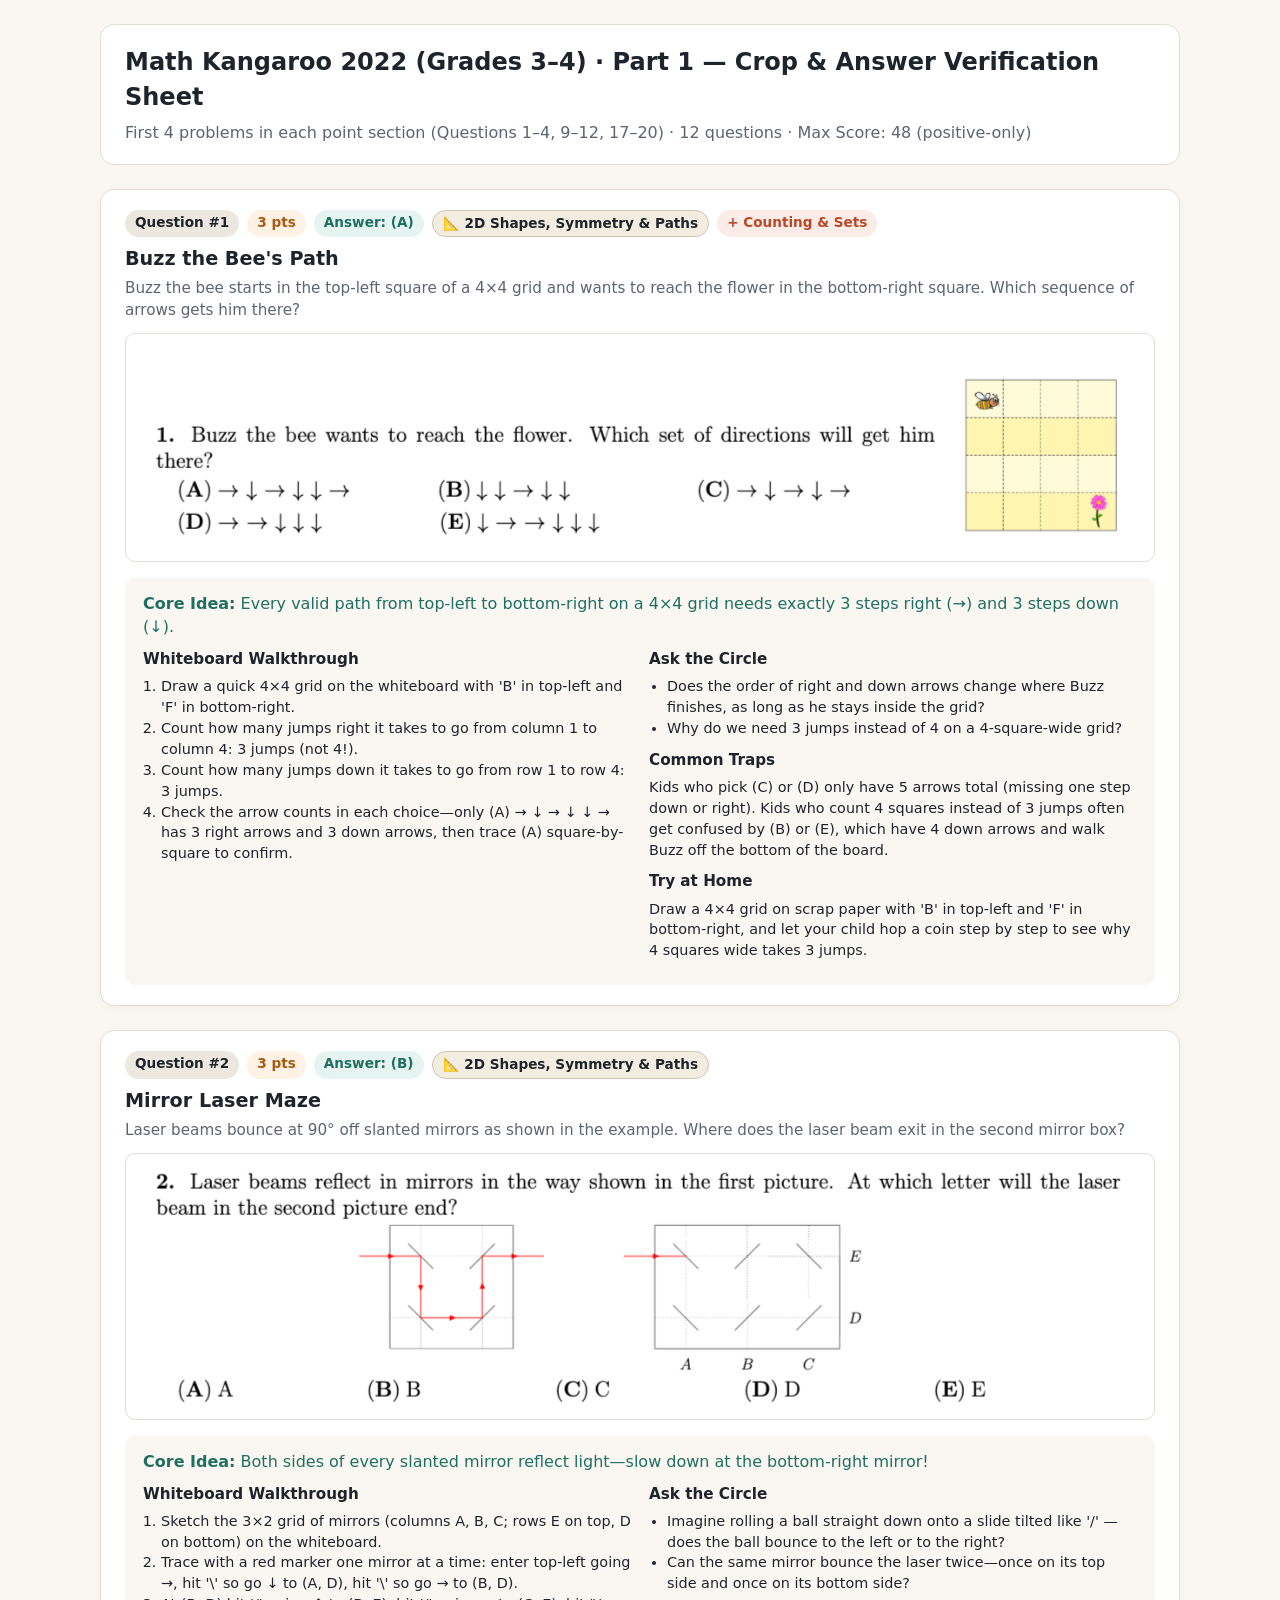
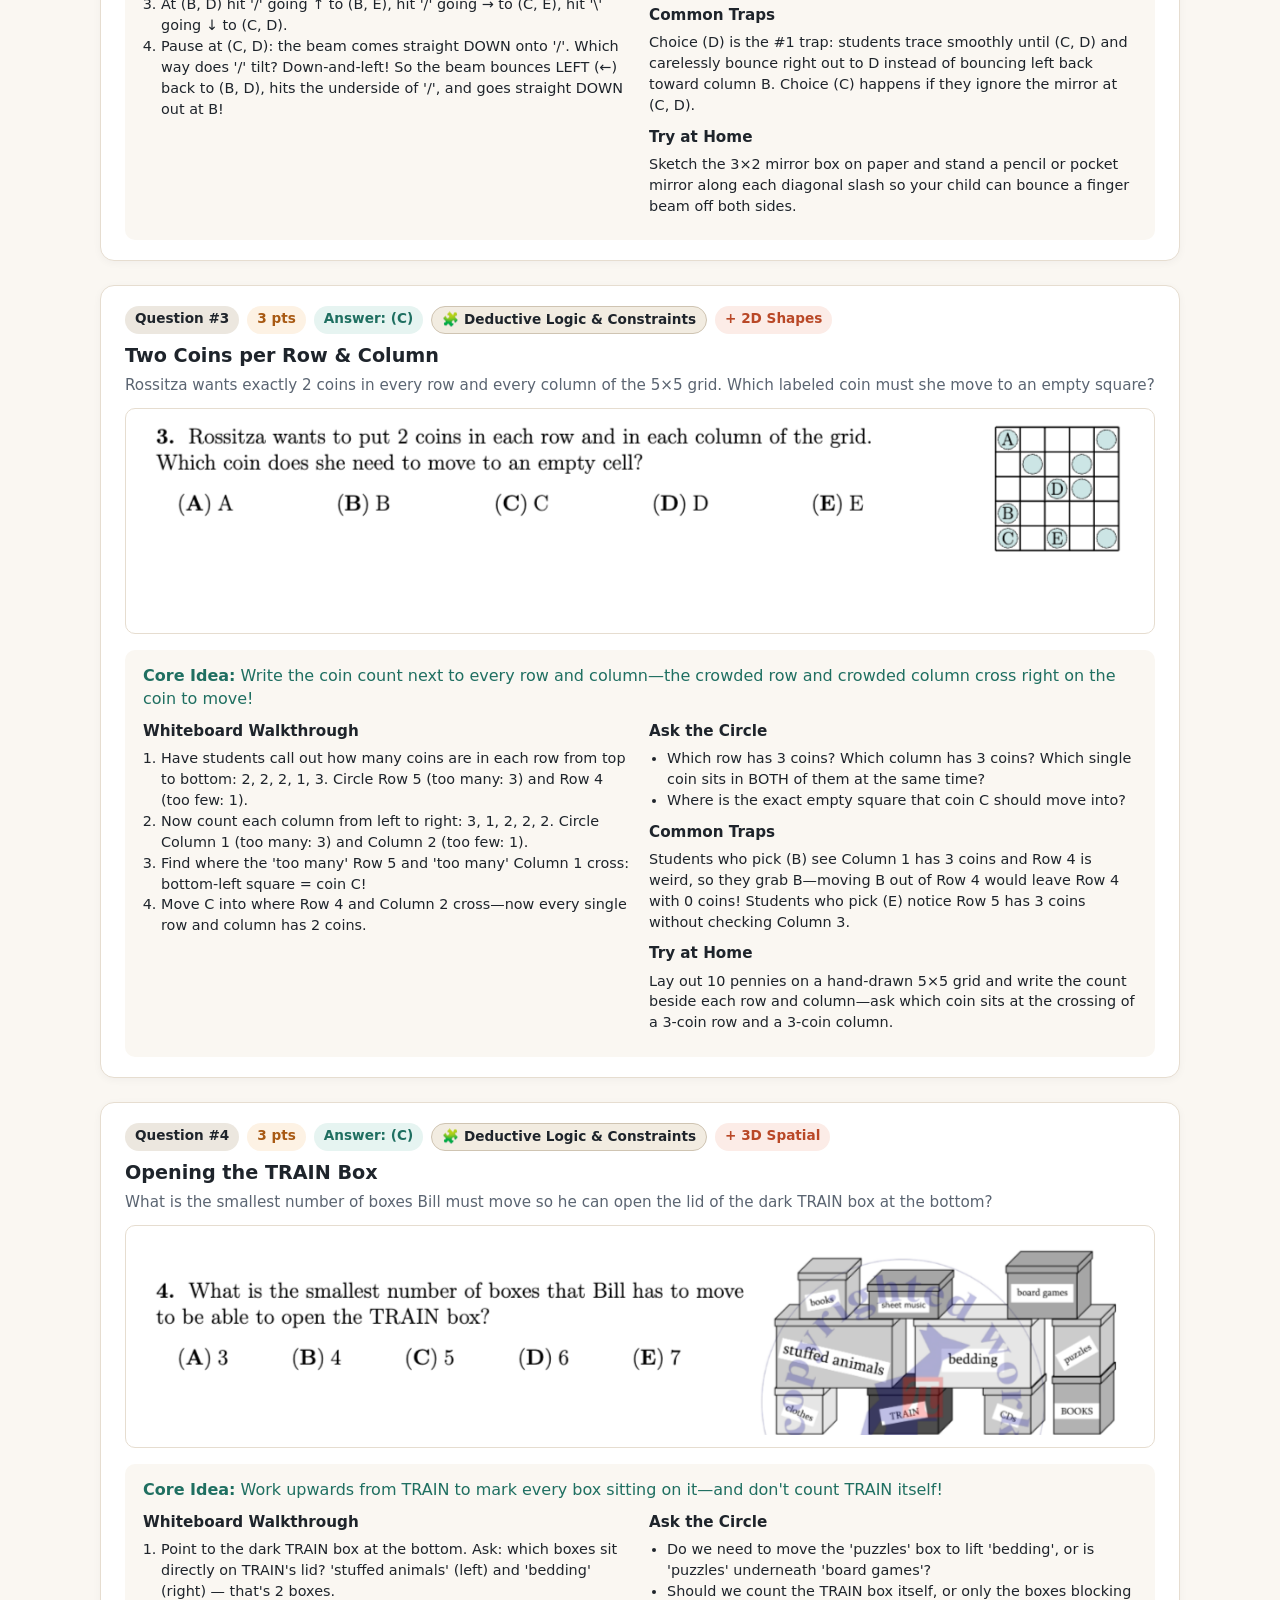
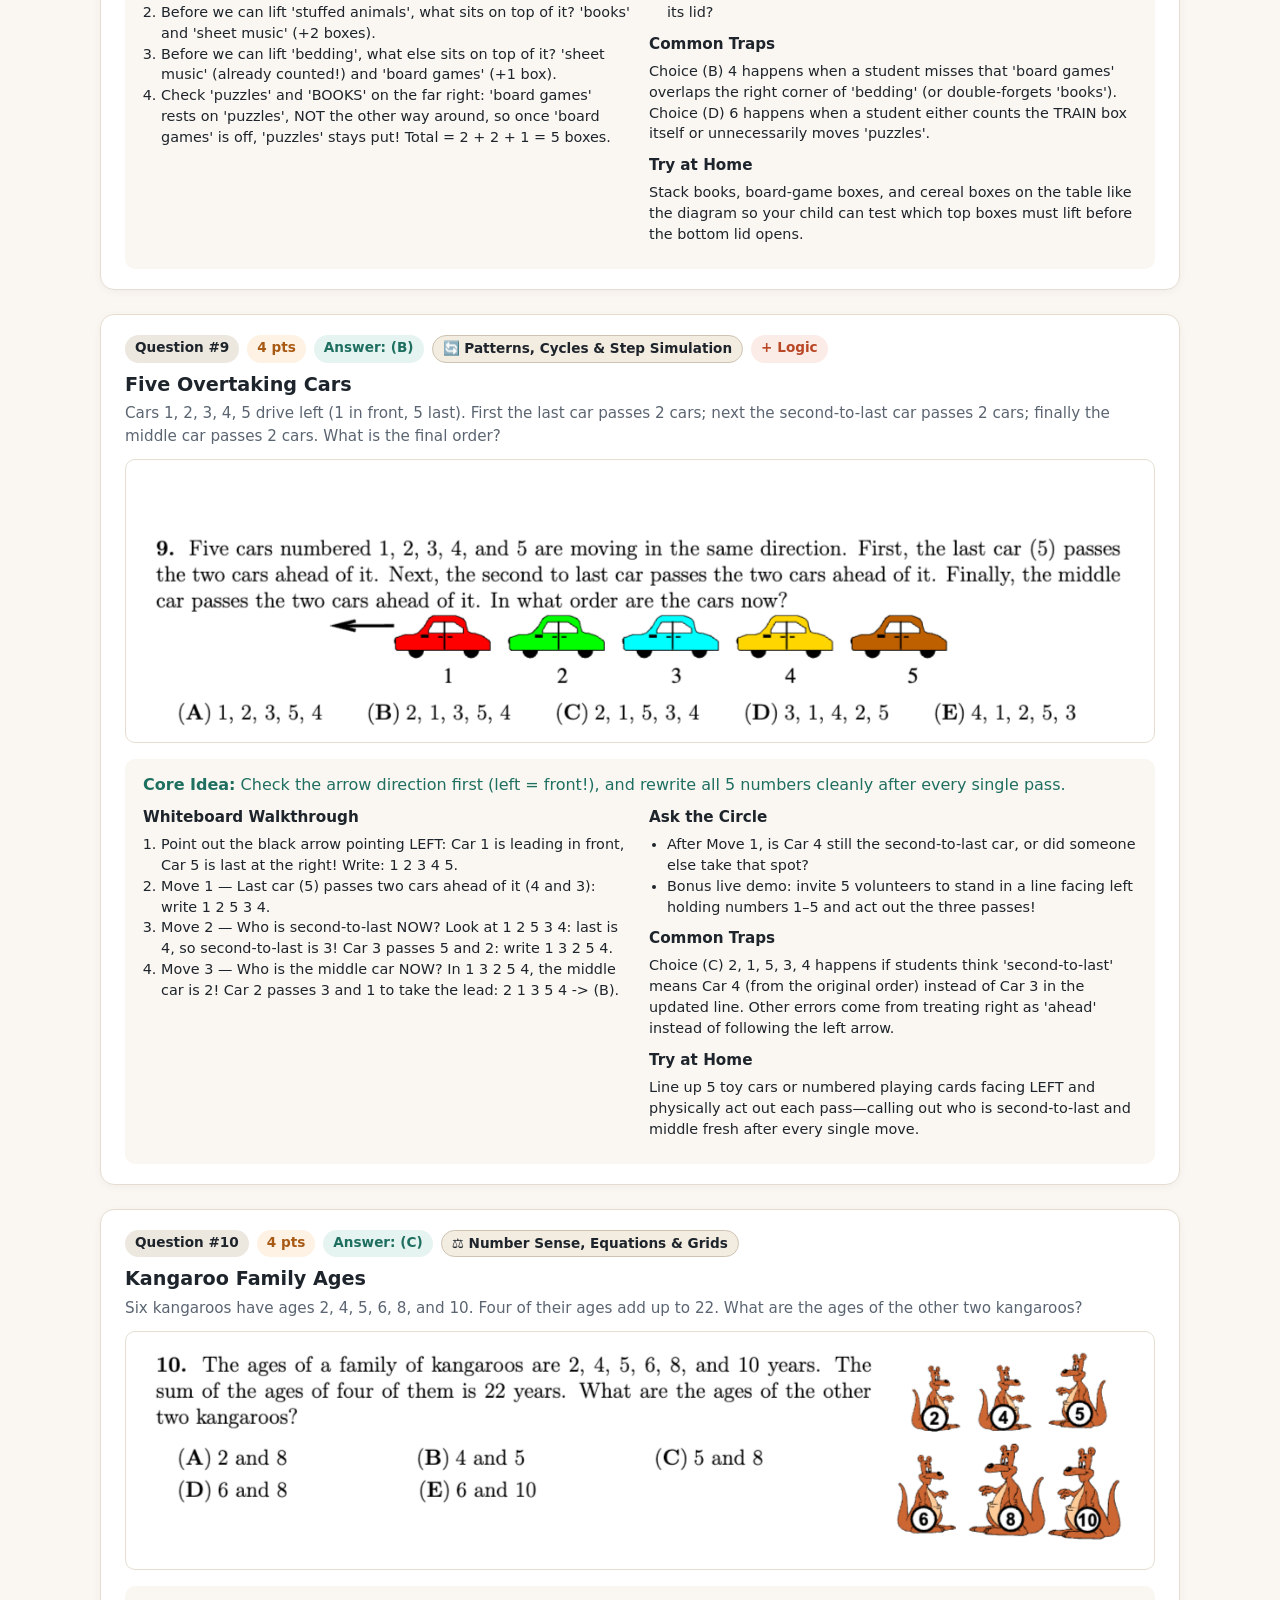
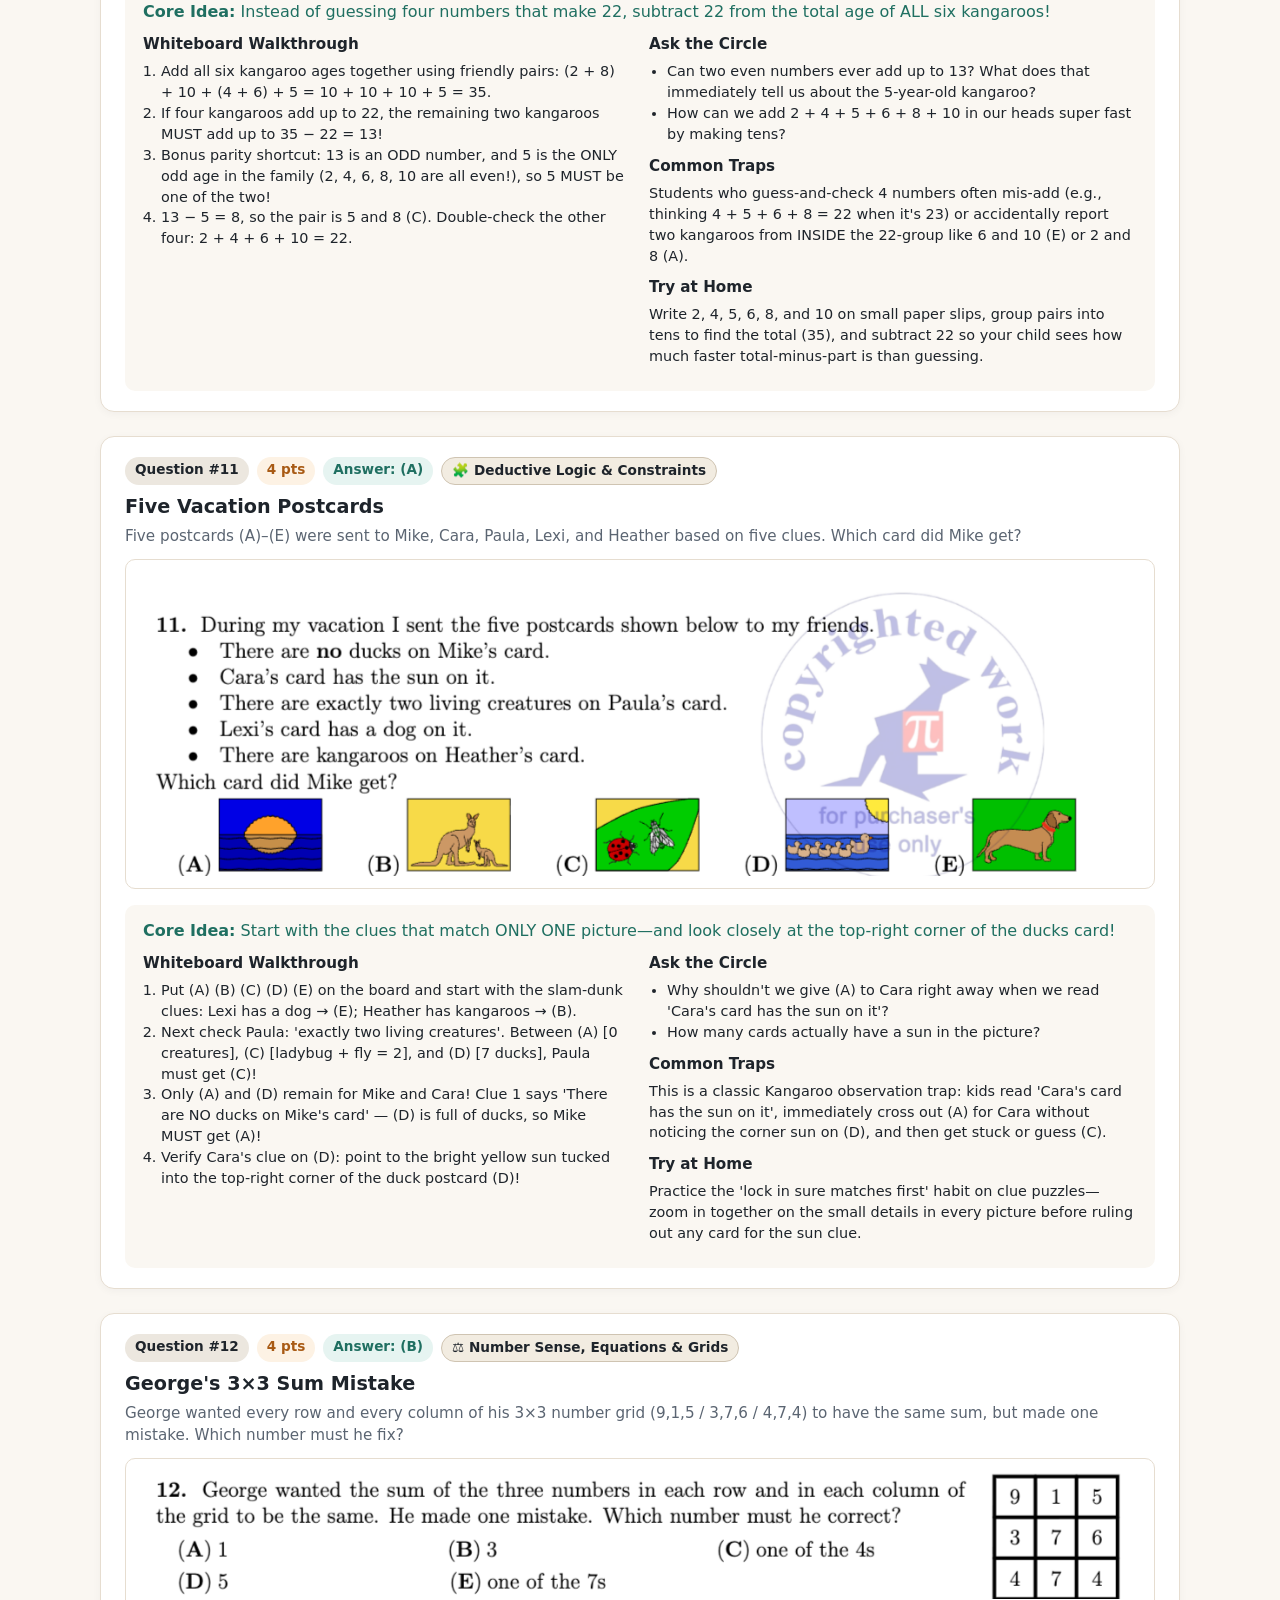
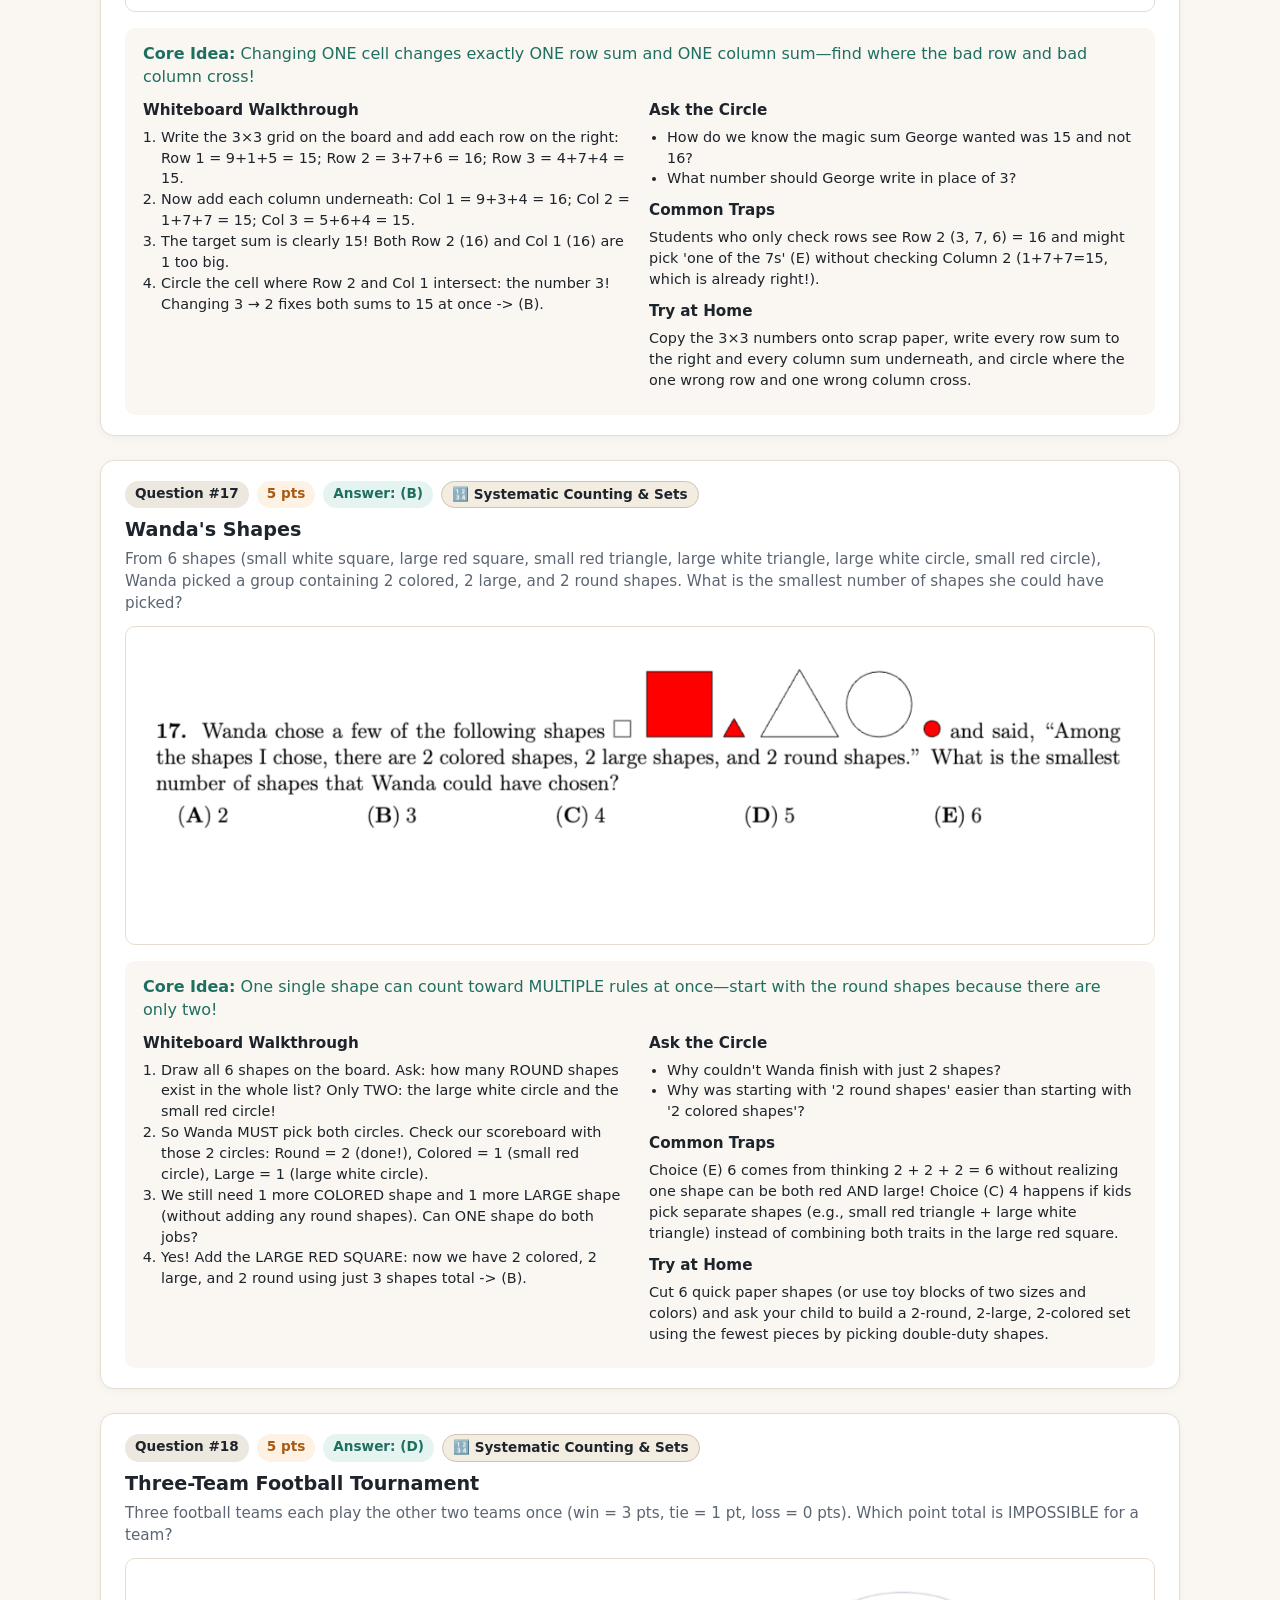
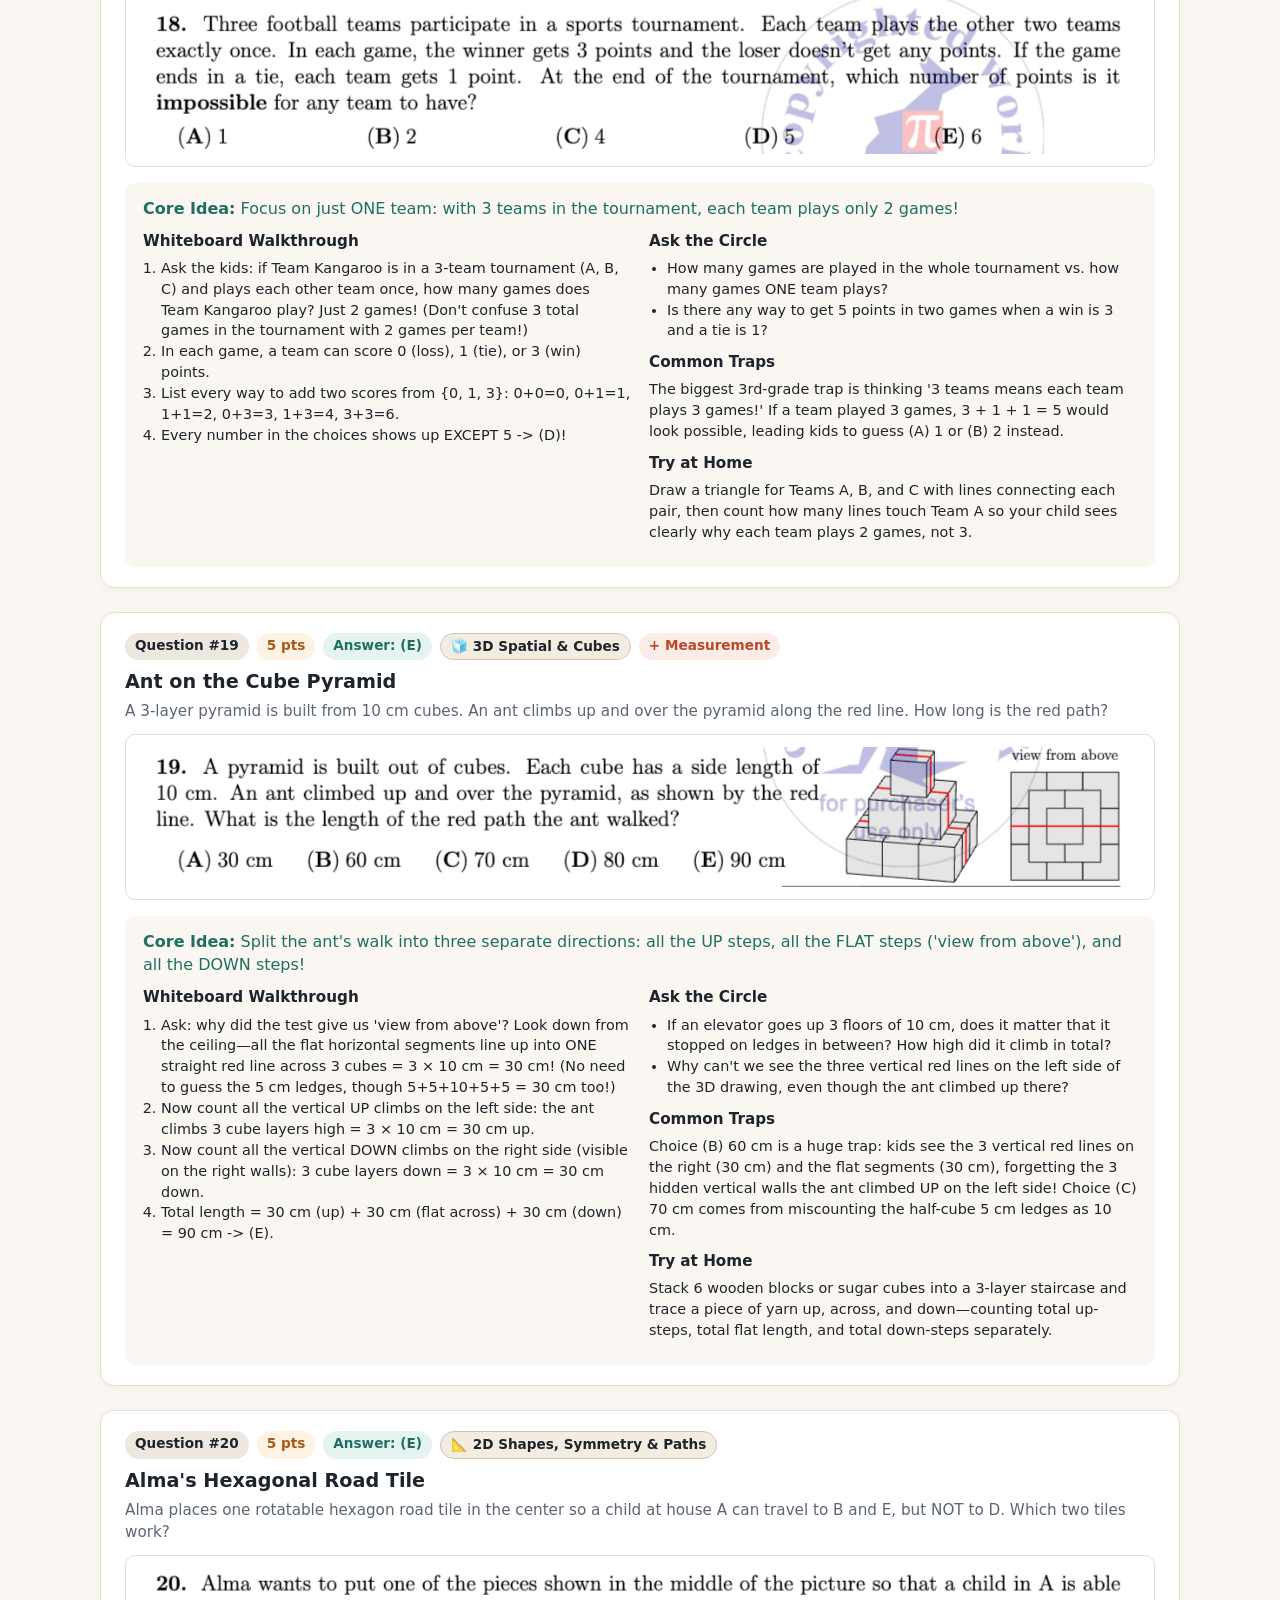
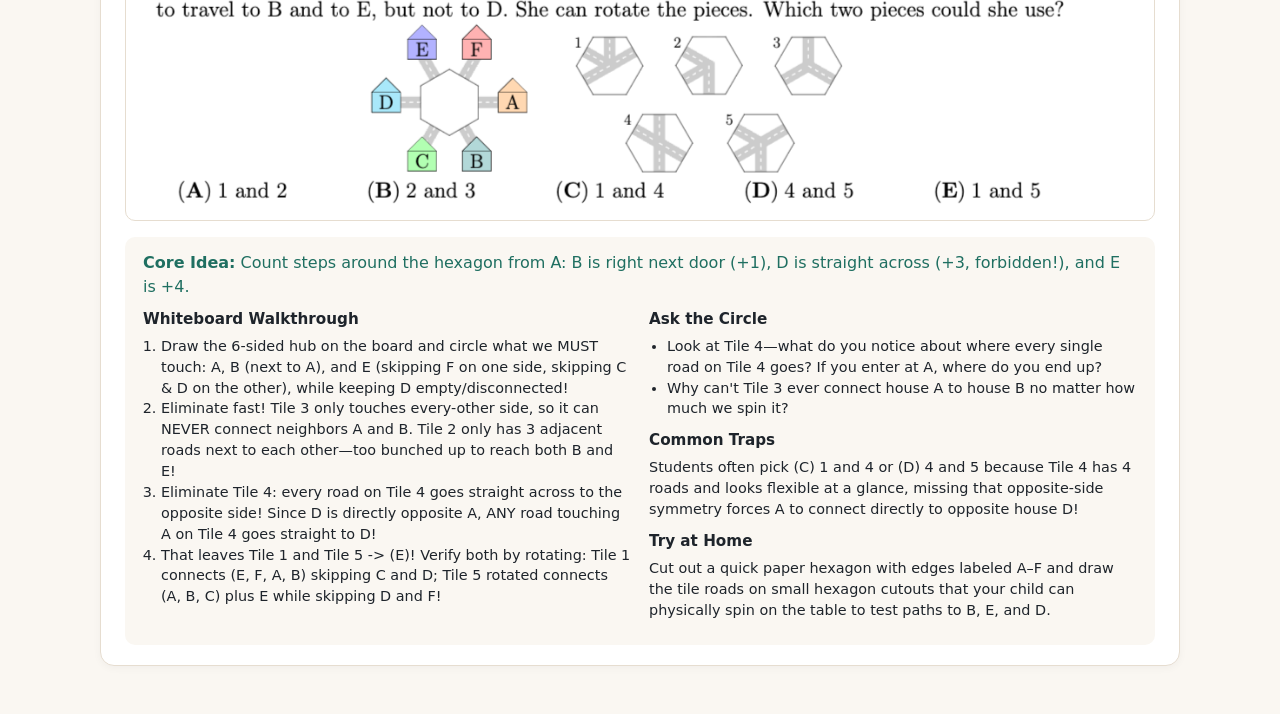
<file: webapp/packs/2022-g34-part1/preview.html>
<!doctype html>
<html lang="en">
<head>
  <meta charset="utf-8" />
  <meta name="viewport" content="width=device-width, initial-scale=1" />
  <title>Preview: Math Kangaroo 2022 (Grades 3–4) · Part 1</title>
  <style>
    body {
      font-family: -apple-system, BlinkMacSystemFont, "Segoe UI", system-ui, sans-serif;
      background: #FAF7F2;
      color: #1E242B;
      margin: 0;
      padding: 24px;
      line-height: 1.45;
    }
    .wrap { max-width: 1080px; margin: 0 auto; }
    .page-head {
      background: #fff;
      border: 1px solid #E6DDD0;
      border-radius: 14px;
      padding: 20px 24px;
      margin-bottom: 24px;
    }
    .page-head h1 { margin: 0 0 6px; font-size: 1.5rem; }
    .page-head p { margin: 0; color: #5B6572; }
    .card {
      background: #fff;
      border: 1px solid #E6DDD0;
      border-radius: 14px;
      padding: 20px 24px;
      margin-bottom: 24px;
      box-shadow: 0 2px 8px rgba(30, 36, 43, 0.04);
    }
    .card-head h2 { margin: 8px 0 4px; font-size: 1.2rem; }
    .summary { margin: 0 0 12px; color: #5B6572; font-size: 0.95rem; }
    .badges { display: flex; flex-wrap: wrap; gap: 8px; }
    .badge {
      display: inline-block;
      padding: 3px 10px;
      border-radius: 999px;
      font-weight: 700;
      font-size: 0.85rem;
    }
    .qnum { background: #ECE7DF; color: #1E242B; }
    .pts { background: #FDF2E4; color: #A85A14; }
    .ans { background: #E6F4F1; color: #1F6F61; }
    .qcls { background: #F2ECE1; color: #1E242B; border: 1px solid #CFC4B2; }
    .qsec { background: #FCECE7; color: #B94827; }
    .img-wrap {
      border: 1px solid #E6DDD0;
      border-radius: 10px;
      padding: 12px;
      background: #fff;
      text-align: center;
      margin-bottom: 16px;
    }
    .img-wrap img { max-width: 100%; height: auto; display: block; margin: 0 auto; }
    .guide { background: #FAF7F2; border-radius: 10px; padding: 14px 18px; }
    .headline { margin: 0 0 10px; color: #1F6F61; }
    .cols { display: grid; grid-template-columns: 1fr 1fr; gap: 18px; }
    .cols h3 { margin: 0 0 6px; font-size: 0.95rem; }
    .cols ol, .cols ul, .cols p { margin: 0 0 10px; padding-left: 18px; font-size: 0.9rem; }
    .cols p { padding-left: 0; }
    @media (max-width: 760px) { .cols { grid-template-columns: 1fr; } }
  </style>
</head>
<body>
  <div class="wrap">
    <header class="page-head">
      <h1>Math Kangaroo 2022 (Grades 3–4) · Part 1 — Crop &amp; Answer Verification Sheet</h1>
      <p>First 4 problems in each point section (Questions 1–4, 9–12, 17–20) · 12 questions · Max Score: 48 (positive-only)</p>
    </header>
    
            <article class="card">
              <header class="card-head">
                <div class="badges">
                  <span class="badge qnum">Question #1</span>
                  <span class="badge pts">3 pts</span>
                  <span class="badge ans">Answer: (A)</span>
                  <span class="badge qcls">📐 2D Shapes, Symmetry &amp; Paths</span>
                  <span class="badge qsec">+ Counting &amp; Sets</span>
                </div>
                <h2>Buzz the Bee&#x27;s Path</h2>
                <p class="summary">Buzz the bee starts in the top-left square of a 4×4 grid and wants to reach the flower in the bottom-right square. Which sequence of arrows gets him there?</p>
              </header>
              <div class="img-wrap">
                <img src="images/q01.png" alt="Question 1" loading="lazy" />
              </div>
              <section class="guide">
                <p class="headline"><strong>Core Idea:</strong> Every valid path from top-left to bottom-right on a 4×4 grid needs exactly 3 steps right (→) and 3 steps down (↓).</p>
                <div class="cols">
                  <div>
                    <h3>Whiteboard Walkthrough</h3>
                    <ol><li>Draw a quick 4×4 grid on the whiteboard with &#x27;B&#x27; in top-left and &#x27;F&#x27; in bottom-right.</li><li>Count how many jumps right it takes to go from column 1 to column 4: 3 jumps (not 4!).</li><li>Count how many jumps down it takes to go from row 1 to row 4: 3 jumps.</li><li>Check the arrow counts in each choice—only (A) → ↓ → ↓ ↓ → has 3 right arrows and 3 down arrows, then trace (A) square-by-square to confirm.</li></ol>
                  </div>
                  <div>
                    <h3>Ask the Circle</h3>
                    <ul><li>Does the order of right and down arrows change where Buzz finishes, as long as he stays inside the grid?</li><li>Why do we need 3 jumps instead of 4 on a 4-square-wide grid?</li></ul>
                    <h3>Common Traps</h3>
                    <p>Kids who pick (C) or (D) only have 5 arrows total (missing one step down or right). Kids who count 4 squares instead of 3 jumps often get confused by (B) or (E), which have 4 down arrows and walk Buzz off the bottom of the board.</p>
                    <h3>Try at Home</h3><p>Draw a 4×4 grid on scrap paper with &#x27;B&#x27; in top-left and &#x27;F&#x27; in bottom-right, and let your child hop a coin step by step to see why 4 squares wide takes 3 jumps.</p>
                  </div>
                </div>
              </section>
            </article>
            
            <article class="card">
              <header class="card-head">
                <div class="badges">
                  <span class="badge qnum">Question #2</span>
                  <span class="badge pts">3 pts</span>
                  <span class="badge ans">Answer: (B)</span>
                  <span class="badge qcls">📐 2D Shapes, Symmetry &amp; Paths</span>
                  
                </div>
                <h2>Mirror Laser Maze</h2>
                <p class="summary">Laser beams bounce at 90° off slanted mirrors as shown in the example. Where does the laser beam exit in the second mirror box?</p>
              </header>
              <div class="img-wrap">
                <img src="images/q02.png" alt="Question 2" loading="lazy" />
              </div>
              <section class="guide">
                <p class="headline"><strong>Core Idea:</strong> Both sides of every slanted mirror reflect light—slow down at the bottom-right mirror!</p>
                <div class="cols">
                  <div>
                    <h3>Whiteboard Walkthrough</h3>
                    <ol><li>Sketch the 3×2 grid of mirrors (columns A, B, C; rows E on top, D on bottom) on the whiteboard.</li><li>Trace with a red marker one mirror at a time: enter top-left going →, hit &#x27;\&#x27; so go ↓ to (A, D), hit &#x27;\&#x27; so go → to (B, D).</li><li>At (B, D) hit &#x27;/&#x27; going ↑ to (B, E), hit &#x27;/&#x27; going → to (C, E), hit &#x27;\&#x27; going ↓ to (C, D).</li><li>Pause at (C, D): the beam comes straight DOWN onto &#x27;/&#x27;. Which way does &#x27;/&#x27; tilt? Down-and-left! So the beam bounces LEFT (←) back to (B, D), hits the underside of &#x27;/&#x27;, and goes straight DOWN out at B!</li></ol>
                  </div>
                  <div>
                    <h3>Ask the Circle</h3>
                    <ul><li>Imagine rolling a ball straight down onto a slide tilted like &#x27;/&#x27; — does the ball bounce to the left or to the right?</li><li>Can the same mirror bounce the laser twice—once on its top side and once on its bottom side?</li></ul>
                    <h3>Common Traps</h3>
                    <p>Choice (D) is the #1 trap: students trace smoothly until (C, D) and carelessly bounce right out to D instead of bouncing left back toward column B. Choice (C) happens if they ignore the mirror at (C, D).</p>
                    <h3>Try at Home</h3><p>Sketch the 3×2 mirror box on paper and stand a pencil or pocket mirror along each diagonal slash so your child can bounce a finger beam off both sides.</p>
                  </div>
                </div>
              </section>
            </article>
            
            <article class="card">
              <header class="card-head">
                <div class="badges">
                  <span class="badge qnum">Question #3</span>
                  <span class="badge pts">3 pts</span>
                  <span class="badge ans">Answer: (C)</span>
                  <span class="badge qcls">🧩 Deductive Logic &amp; Constraints</span>
                  <span class="badge qsec">+ 2D Shapes</span>
                </div>
                <h2>Two Coins per Row &amp; Column</h2>
                <p class="summary">Rossitza wants exactly 2 coins in every row and every column of the 5×5 grid. Which labeled coin must she move to an empty square?</p>
              </header>
              <div class="img-wrap">
                <img src="images/q03.png" alt="Question 3" loading="lazy" />
              </div>
              <section class="guide">
                <p class="headline"><strong>Core Idea:</strong> Write the coin count next to every row and column—the crowded row and crowded column cross right on the coin to move!</p>
                <div class="cols">
                  <div>
                    <h3>Whiteboard Walkthrough</h3>
                    <ol><li>Have students call out how many coins are in each row from top to bottom: 2, 2, 2, 1, 3. Circle Row 5 (too many: 3) and Row 4 (too few: 1).</li><li>Now count each column from left to right: 3, 1, 2, 2, 2. Circle Column 1 (too many: 3) and Column 2 (too few: 1).</li><li>Find where the &#x27;too many&#x27; Row 5 and &#x27;too many&#x27; Column 1 cross: bottom-left square = coin C!</li><li>Move C into where Row 4 and Column 2 cross—now every single row and column has 2 coins.</li></ol>
                  </div>
                  <div>
                    <h3>Ask the Circle</h3>
                    <ul><li>Which row has 3 coins? Which column has 3 coins? Which single coin sits in BOTH of them at the same time?</li><li>Where is the exact empty square that coin C should move into?</li></ul>
                    <h3>Common Traps</h3>
                    <p>Students who pick (B) see Column 1 has 3 coins and Row 4 is weird, so they grab B—moving B out of Row 4 would leave Row 4 with 0 coins! Students who pick (E) notice Row 5 has 3 coins without checking Column 3.</p>
                    <h3>Try at Home</h3><p>Lay out 10 pennies on a hand-drawn 5×5 grid and write the count beside each row and column—ask which coin sits at the crossing of a 3-coin row and a 3-coin column.</p>
                  </div>
                </div>
              </section>
            </article>
            
            <article class="card">
              <header class="card-head">
                <div class="badges">
                  <span class="badge qnum">Question #4</span>
                  <span class="badge pts">3 pts</span>
                  <span class="badge ans">Answer: (C)</span>
                  <span class="badge qcls">🧩 Deductive Logic &amp; Constraints</span>
                  <span class="badge qsec">+ 3D Spatial</span>
                </div>
                <h2>Opening the TRAIN Box</h2>
                <p class="summary">What is the smallest number of boxes Bill must move so he can open the lid of the dark TRAIN box at the bottom?</p>
              </header>
              <div class="img-wrap">
                <img src="images/q04.png" alt="Question 4" loading="lazy" />
              </div>
              <section class="guide">
                <p class="headline"><strong>Core Idea:</strong> Work upwards from TRAIN to mark every box sitting on it—and don&#x27;t count TRAIN itself!</p>
                <div class="cols">
                  <div>
                    <h3>Whiteboard Walkthrough</h3>
                    <ol><li>Point to the dark TRAIN box at the bottom. Ask: which boxes sit directly on TRAIN&#x27;s lid? &#x27;stuffed animals&#x27; (left) and &#x27;bedding&#x27; (right) — that&#x27;s 2 boxes.</li><li>Before we can lift &#x27;stuffed animals&#x27;, what sits on top of it? &#x27;books&#x27; and &#x27;sheet music&#x27; (+2 boxes).</li><li>Before we can lift &#x27;bedding&#x27;, what else sits on top of it? &#x27;sheet music&#x27; (already counted!) and &#x27;board games&#x27; (+1 box).</li><li>Check &#x27;puzzles&#x27; and &#x27;BOOKS&#x27; on the far right: &#x27;board games&#x27; rests on &#x27;puzzles&#x27;, NOT the other way around, so once &#x27;board games&#x27; is off, &#x27;puzzles&#x27; stays put! Total = 2 + 2 + 1 = 5 boxes.</li></ol>
                  </div>
                  <div>
                    <h3>Ask the Circle</h3>
                    <ul><li>Do we need to move the &#x27;puzzles&#x27; box to lift &#x27;bedding&#x27;, or is &#x27;puzzles&#x27; underneath &#x27;board games&#x27;?</li><li>Should we count the TRAIN box itself, or only the boxes blocking its lid?</li></ul>
                    <h3>Common Traps</h3>
                    <p>Choice (B) 4 happens when a student misses that &#x27;board games&#x27; overlaps the right corner of &#x27;bedding&#x27; (or double-forgets &#x27;books&#x27;). Choice (D) 6 happens when a student either counts the TRAIN box itself or unnecessarily moves &#x27;puzzles&#x27;.</p>
                    <h3>Try at Home</h3><p>Stack books, board-game boxes, and cereal boxes on the table like the diagram so your child can test which top boxes must lift before the bottom lid opens.</p>
                  </div>
                </div>
              </section>
            </article>
            
            <article class="card">
              <header class="card-head">
                <div class="badges">
                  <span class="badge qnum">Question #9</span>
                  <span class="badge pts">4 pts</span>
                  <span class="badge ans">Answer: (B)</span>
                  <span class="badge qcls">🔄 Patterns, Cycles &amp; Step Simulation</span>
                  <span class="badge qsec">+ Logic</span>
                </div>
                <h2>Five Overtaking Cars</h2>
                <p class="summary">Cars 1, 2, 3, 4, 5 drive left (1 in front, 5 last). First the last car passes 2 cars; next the second-to-last car passes 2 cars; finally the middle car passes 2 cars. What is the final order?</p>
              </header>
              <div class="img-wrap">
                <img src="images/q09.png" alt="Question 9" loading="lazy" />
              </div>
              <section class="guide">
                <p class="headline"><strong>Core Idea:</strong> Check the arrow direction first (left = front!), and rewrite all 5 numbers cleanly after every single pass.</p>
                <div class="cols">
                  <div>
                    <h3>Whiteboard Walkthrough</h3>
                    <ol><li>Point out the black arrow pointing LEFT: Car 1 is leading in front, Car 5 is last at the right! Write: 1  2  3  4  5.</li><li>Move 1 — Last car (5) passes two cars ahead of it (4 and 3): write 1  2  5  3  4.</li><li>Move 2 — Who is second-to-last NOW? Look at 1  2  5  3  4: last is 4, so second-to-last is 3! Car 3 passes 5 and 2: write 1  3  2  5  4.</li><li>Move 3 — Who is the middle car NOW? In 1  3  2  5  4, the middle car is 2! Car 2 passes 3 and 1 to take the lead: 2  1  3  5  4 -&gt; (B).</li></ol>
                  </div>
                  <div>
                    <h3>Ask the Circle</h3>
                    <ul><li>After Move 1, is Car 4 still the second-to-last car, or did someone else take that spot?</li><li>Bonus live demo: invite 5 volunteers to stand in a line facing left holding numbers 1–5 and act out the three passes!</li></ul>
                    <h3>Common Traps</h3>
                    <p>Choice (C) 2, 1, 5, 3, 4 happens if students think &#x27;second-to-last&#x27; means Car 4 (from the original order) instead of Car 3 in the updated line. Other errors come from treating right as &#x27;ahead&#x27; instead of following the left arrow.</p>
                    <h3>Try at Home</h3><p>Line up 5 toy cars or numbered playing cards facing LEFT and physically act out each pass—calling out who is second-to-last and middle fresh after every single move.</p>
                  </div>
                </div>
              </section>
            </article>
            
            <article class="card">
              <header class="card-head">
                <div class="badges">
                  <span class="badge qnum">Question #10</span>
                  <span class="badge pts">4 pts</span>
                  <span class="badge ans">Answer: (C)</span>
                  <span class="badge qcls">⚖️ Number Sense, Equations &amp; Grids</span>
                  
                </div>
                <h2>Kangaroo Family Ages</h2>
                <p class="summary">Six kangaroos have ages 2, 4, 5, 6, 8, and 10. Four of their ages add up to 22. What are the ages of the other two kangaroos?</p>
              </header>
              <div class="img-wrap">
                <img src="images/q10.png" alt="Question 10" loading="lazy" />
              </div>
              <section class="guide">
                <p class="headline"><strong>Core Idea:</strong> Instead of guessing four numbers that make 22, subtract 22 from the total age of ALL six kangaroos!</p>
                <div class="cols">
                  <div>
                    <h3>Whiteboard Walkthrough</h3>
                    <ol><li>Add all six kangaroo ages together using friendly pairs: (2 + 8) + 10 + (4 + 6) + 5 = 10 + 10 + 10 + 5 = 35.</li><li>If four kangaroos add up to 22, the remaining two kangaroos MUST add up to 35 − 22 = 13!</li><li>Bonus parity shortcut: 13 is an ODD number, and 5 is the ONLY odd age in the family (2, 4, 6, 8, 10 are all even!), so 5 MUST be one of the two!</li><li>13 − 5 = 8, so the pair is 5 and 8 (C). Double-check the other four: 2 + 4 + 6 + 10 = 22.</li></ol>
                  </div>
                  <div>
                    <h3>Ask the Circle</h3>
                    <ul><li>Can two even numbers ever add up to 13? What does that immediately tell us about the 5-year-old kangaroo?</li><li>How can we add 2 + 4 + 5 + 6 + 8 + 10 in our heads super fast by making tens?</li></ul>
                    <h3>Common Traps</h3>
                    <p>Students who guess-and-check 4 numbers often mis-add (e.g., thinking 4 + 5 + 6 + 8 = 22 when it&#x27;s 23) or accidentally report two kangaroos from INSIDE the 22-group like 6 and 10 (E) or 2 and 8 (A).</p>
                    <h3>Try at Home</h3><p>Write 2, 4, 5, 6, 8, and 10 on small paper slips, group pairs into tens to find the total (35), and subtract 22 so your child sees how much faster total-minus-part is than guessing.</p>
                  </div>
                </div>
              </section>
            </article>
            
            <article class="card">
              <header class="card-head">
                <div class="badges">
                  <span class="badge qnum">Question #11</span>
                  <span class="badge pts">4 pts</span>
                  <span class="badge ans">Answer: (A)</span>
                  <span class="badge qcls">🧩 Deductive Logic &amp; Constraints</span>
                  
                </div>
                <h2>Five Vacation Postcards</h2>
                <p class="summary">Five postcards (A)–(E) were sent to Mike, Cara, Paula, Lexi, and Heather based on five clues. Which card did Mike get?</p>
              </header>
              <div class="img-wrap">
                <img src="images/q11.png" alt="Question 11" loading="lazy" />
              </div>
              <section class="guide">
                <p class="headline"><strong>Core Idea:</strong> Start with the clues that match ONLY ONE picture—and look closely at the top-right corner of the ducks card!</p>
                <div class="cols">
                  <div>
                    <h3>Whiteboard Walkthrough</h3>
                    <ol><li>Put (A) (B) (C) (D) (E) on the board and start with the slam-dunk clues: Lexi has a dog → (E); Heather has kangaroos → (B).</li><li>Next check Paula: &#x27;exactly two living creatures&#x27;. Between (A) [0 creatures], (C) [ladybug + fly = 2], and (D) [7 ducks], Paula must get (C)!</li><li>Only (A) and (D) remain for Mike and Cara! Clue 1 says &#x27;There are NO ducks on Mike&#x27;s card&#x27; — (D) is full of ducks, so Mike MUST get (A)!</li><li>Verify Cara&#x27;s clue on (D): point to the bright yellow sun tucked into the top-right corner of the duck postcard (D)!</li></ol>
                  </div>
                  <div>
                    <h3>Ask the Circle</h3>
                    <ul><li>Why shouldn&#x27;t we give (A) to Cara right away when we read &#x27;Cara&#x27;s card has the sun on it&#x27;?</li><li>How many cards actually have a sun in the picture?</li></ul>
                    <h3>Common Traps</h3>
                    <p>This is a classic Kangaroo observation trap: kids read &#x27;Cara&#x27;s card has the sun on it&#x27;, immediately cross out (A) for Cara without noticing the corner sun on (D), and then get stuck or guess (C).</p>
                    <h3>Try at Home</h3><p>Practice the &#x27;lock in sure matches first&#x27; habit on clue puzzles—zoom in together on the small details in every picture before ruling out any card for the sun clue.</p>
                  </div>
                </div>
              </section>
            </article>
            
            <article class="card">
              <header class="card-head">
                <div class="badges">
                  <span class="badge qnum">Question #12</span>
                  <span class="badge pts">4 pts</span>
                  <span class="badge ans">Answer: (B)</span>
                  <span class="badge qcls">⚖️ Number Sense, Equations &amp; Grids</span>
                  
                </div>
                <h2>George&#x27;s 3×3 Sum Mistake</h2>
                <p class="summary">George wanted every row and every column of his 3×3 number grid (9,1,5 / 3,7,6 / 4,7,4) to have the same sum, but made one mistake. Which number must he fix?</p>
              </header>
              <div class="img-wrap">
                <img src="images/q12.png" alt="Question 12" loading="lazy" />
              </div>
              <section class="guide">
                <p class="headline"><strong>Core Idea:</strong> Changing ONE cell changes exactly ONE row sum and ONE column sum—find where the bad row and bad column cross!</p>
                <div class="cols">
                  <div>
                    <h3>Whiteboard Walkthrough</h3>
                    <ol><li>Write the 3×3 grid on the board and add each row on the right: Row 1 = 9+1+5 = 15; Row 2 = 3+7+6 = 16; Row 3 = 4+7+4 = 15.</li><li>Now add each column underneath: Col 1 = 9+3+4 = 16; Col 2 = 1+7+7 = 15; Col 3 = 5+6+4 = 15.</li><li>The target sum is clearly 15! Both Row 2 (16) and Col 1 (16) are 1 too big.</li><li>Circle the cell where Row 2 and Col 1 intersect: the number 3! Changing 3 → 2 fixes both sums to 15 at once -&gt; (B).</li></ol>
                  </div>
                  <div>
                    <h3>Ask the Circle</h3>
                    <ul><li>How do we know the magic sum George wanted was 15 and not 16?</li><li>What number should George write in place of 3?</li></ul>
                    <h3>Common Traps</h3>
                    <p>Students who only check rows see Row 2 (3, 7, 6) = 16 and might pick &#x27;one of the 7s&#x27; (E) without checking Column 2 (1+7+7=15, which is already right!).</p>
                    <h3>Try at Home</h3><p>Copy the 3×3 numbers onto scrap paper, write every row sum to the right and every column sum underneath, and circle where the one wrong row and one wrong column cross.</p>
                  </div>
                </div>
              </section>
            </article>
            
            <article class="card">
              <header class="card-head">
                <div class="badges">
                  <span class="badge qnum">Question #17</span>
                  <span class="badge pts">5 pts</span>
                  <span class="badge ans">Answer: (B)</span>
                  <span class="badge qcls">🔢 Systematic Counting &amp; Sets</span>
                  
                </div>
                <h2>Wanda&#x27;s Shapes</h2>
                <p class="summary">From 6 shapes (small white square, large red square, small red triangle, large white triangle, large white circle, small red circle), Wanda picked a group containing 2 colored, 2 large, and 2 round shapes. What is the smallest number of shapes she could have picked?</p>
              </header>
              <div class="img-wrap">
                <img src="images/q17.png" alt="Question 17" loading="lazy" />
              </div>
              <section class="guide">
                <p class="headline"><strong>Core Idea:</strong> One single shape can count toward MULTIPLE rules at once—start with the round shapes because there are only two!</p>
                <div class="cols">
                  <div>
                    <h3>Whiteboard Walkthrough</h3>
                    <ol><li>Draw all 6 shapes on the board. Ask: how many ROUND shapes exist in the whole list? Only TWO: the large white circle and the small red circle!</li><li>So Wanda MUST pick both circles. Check our scoreboard with those 2 circles: Round = 2 (done!), Colored = 1 (small red circle), Large = 1 (large white circle).</li><li>We still need 1 more COLORED shape and 1 more LARGE shape (without adding any round shapes). Can ONE shape do both jobs?</li><li>Yes! Add the LARGE RED SQUARE: now we have 2 colored, 2 large, and 2 round using just 3 shapes total -&gt; (B).</li></ol>
                  </div>
                  <div>
                    <h3>Ask the Circle</h3>
                    <ul><li>Why couldn&#x27;t Wanda finish with just 2 shapes?</li><li>Why was starting with &#x27;2 round shapes&#x27; easier than starting with &#x27;2 colored shapes&#x27;?</li></ul>
                    <h3>Common Traps</h3>
                    <p>Choice (E) 6 comes from thinking 2 + 2 + 2 = 6 without realizing one shape can be both red AND large! Choice (C) 4 happens if kids pick separate shapes (e.g., small red triangle + large white triangle) instead of combining both traits in the large red square.</p>
                    <h3>Try at Home</h3><p>Cut 6 quick paper shapes (or use toy blocks of two sizes and colors) and ask your child to build a 2-round, 2-large, 2-colored set using the fewest pieces by picking double-duty shapes.</p>
                  </div>
                </div>
              </section>
            </article>
            
            <article class="card">
              <header class="card-head">
                <div class="badges">
                  <span class="badge qnum">Question #18</span>
                  <span class="badge pts">5 pts</span>
                  <span class="badge ans">Answer: (D)</span>
                  <span class="badge qcls">🔢 Systematic Counting &amp; Sets</span>
                  
                </div>
                <h2>Three-Team Football Tournament</h2>
                <p class="summary">Three football teams each play the other two teams once (win = 3 pts, tie = 1 pt, loss = 0 pts). Which point total is IMPOSSIBLE for a team?</p>
              </header>
              <div class="img-wrap">
                <img src="images/q18.png" alt="Question 18" loading="lazy" />
              </div>
              <section class="guide">
                <p class="headline"><strong>Core Idea:</strong> Focus on just ONE team: with 3 teams in the tournament, each team plays only 2 games!</p>
                <div class="cols">
                  <div>
                    <h3>Whiteboard Walkthrough</h3>
                    <ol><li>Ask the kids: if Team Kangaroo is in a 3-team tournament (A, B, C) and plays each other team once, how many games does Team Kangaroo play? Just 2 games! (Don&#x27;t confuse 3 total games in the tournament with 2 games per team!)</li><li>In each game, a team can score 0 (loss), 1 (tie), or 3 (win) points.</li><li>List every way to add two scores from {0, 1, 3}: 0+0=0, 0+1=1, 1+1=2, 0+3=3, 1+3=4, 3+3=6.</li><li>Every number in the choices shows up EXCEPT 5 -&gt; (D)!</li></ol>
                  </div>
                  <div>
                    <h3>Ask the Circle</h3>
                    <ul><li>How many games are played in the whole tournament vs. how many games ONE team plays?</li><li>Is there any way to get 5 points in two games when a win is 3 and a tie is 1?</li></ul>
                    <h3>Common Traps</h3>
                    <p>The biggest 3rd-grade trap is thinking &#x27;3 teams means each team plays 3 games!&#x27; If a team played 3 games, 3 + 1 + 1 = 5 would look possible, leading kids to guess (A) 1 or (B) 2 instead.</p>
                    <h3>Try at Home</h3><p>Draw a triangle for Teams A, B, and C with lines connecting each pair, then count how many lines touch Team A so your child sees clearly why each team plays 2 games, not 3.</p>
                  </div>
                </div>
              </section>
            </article>
            
            <article class="card">
              <header class="card-head">
                <div class="badges">
                  <span class="badge qnum">Question #19</span>
                  <span class="badge pts">5 pts</span>
                  <span class="badge ans">Answer: (E)</span>
                  <span class="badge qcls">🧊 3D Spatial &amp; Cubes</span>
                  <span class="badge qsec">+ Measurement</span>
                </div>
                <h2>Ant on the Cube Pyramid</h2>
                <p class="summary">A 3-layer pyramid is built from 10 cm cubes. An ant climbs up and over the pyramid along the red line. How long is the red path?</p>
              </header>
              <div class="img-wrap">
                <img src="images/q19.png" alt="Question 19" loading="lazy" />
              </div>
              <section class="guide">
                <p class="headline"><strong>Core Idea:</strong> Split the ant&#x27;s walk into three separate directions: all the UP steps, all the FLAT steps (&#x27;view from above&#x27;), and all the DOWN steps!</p>
                <div class="cols">
                  <div>
                    <h3>Whiteboard Walkthrough</h3>
                    <ol><li>Ask: why did the test give us &#x27;view from above&#x27;? Look down from the ceiling—all the flat horizontal segments line up into ONE straight red line across 3 cubes = 3 × 10 cm = 30 cm! (No need to guess the 5 cm ledges, though 5+5+10+5+5 = 30 cm too!)</li><li>Now count all the vertical UP climbs on the left side: the ant climbs 3 cube layers high = 3 × 10 cm = 30 cm up.</li><li>Now count all the vertical DOWN climbs on the right side (visible on the right walls): 3 cube layers down = 3 × 10 cm = 30 cm down.</li><li>Total length = 30 cm (up) + 30 cm (flat across) + 30 cm (down) = 90 cm -&gt; (E).</li></ol>
                  </div>
                  <div>
                    <h3>Ask the Circle</h3>
                    <ul><li>If an elevator goes up 3 floors of 10 cm, does it matter that it stopped on ledges in between? How high did it climb in total?</li><li>Why can&#x27;t we see the three vertical red lines on the left side of the 3D drawing, even though the ant climbed up there?</li></ul>
                    <h3>Common Traps</h3>
                    <p>Choice (B) 60 cm is a huge trap: kids see the 3 vertical red lines on the right (30 cm) and the flat segments (30 cm), forgetting the 3 hidden vertical walls the ant climbed UP on the left side! Choice (C) 70 cm comes from miscounting the half-cube 5 cm ledges as 10 cm.</p>
                    <h3>Try at Home</h3><p>Stack 6 wooden blocks or sugar cubes into a 3-layer staircase and trace a piece of yarn up, across, and down—counting total up-steps, total flat length, and total down-steps separately.</p>
                  </div>
                </div>
              </section>
            </article>
            
            <article class="card">
              <header class="card-head">
                <div class="badges">
                  <span class="badge qnum">Question #20</span>
                  <span class="badge pts">5 pts</span>
                  <span class="badge ans">Answer: (E)</span>
                  <span class="badge qcls">📐 2D Shapes, Symmetry &amp; Paths</span>
                  
                </div>
                <h2>Alma&#x27;s Hexagonal Road Tile</h2>
                <p class="summary">Alma places one rotatable hexagon road tile in the center so a child at house A can travel to B and E, but NOT to D. Which two tiles work?</p>
              </header>
              <div class="img-wrap">
                <img src="images/q20.png" alt="Question 20" loading="lazy" />
              </div>
              <section class="guide">
                <p class="headline"><strong>Core Idea:</strong> Count steps around the hexagon from A: B is right next door (+1), D is straight across (+3, forbidden!), and E is +4.</p>
                <div class="cols">
                  <div>
                    <h3>Whiteboard Walkthrough</h3>
                    <ol><li>Draw the 6-sided hub on the board and circle what we MUST touch: A, B (next to A), and E (skipping F on one side, skipping C &amp; D on the other), while keeping D empty/disconnected!</li><li>Eliminate fast! Tile 3 only touches every-other side, so it can NEVER connect neighbors A and B. Tile 2 only has 3 adjacent roads next to each other—too bunched up to reach both B and E!</li><li>Eliminate Tile 4: every road on Tile 4 goes straight across to the opposite side! Since D is directly opposite A, ANY road touching A on Tile 4 goes straight to D!</li><li>That leaves Tile 1 and Tile 5 -&gt; (E)! Verify both by rotating: Tile 1 connects (E, F, A, B) skipping C and D; Tile 5 rotated connects (A, B, C) plus E while skipping D and F!</li></ol>
                  </div>
                  <div>
                    <h3>Ask the Circle</h3>
                    <ul><li>Look at Tile 4—what do you notice about where every single road on Tile 4 goes? If you enter at A, where do you end up?</li><li>Why can&#x27;t Tile 3 ever connect house A to house B no matter how much we spin it?</li></ul>
                    <h3>Common Traps</h3>
                    <p>Students often pick (C) 1 and 4 or (D) 4 and 5 because Tile 4 has 4 roads and looks flexible at a glance, missing that opposite-side symmetry forces A to connect directly to opposite house D!</p>
                    <h3>Try at Home</h3><p>Cut out a quick paper hexagon with edges labeled A–F and draw the tile roads on small hexagon cutouts that your child can physically spin on the table to test paths to B, E, and D.</p>
                  </div>
                </div>
              </section>
            </article>
            
  </div>
</body>
</html>
</file>
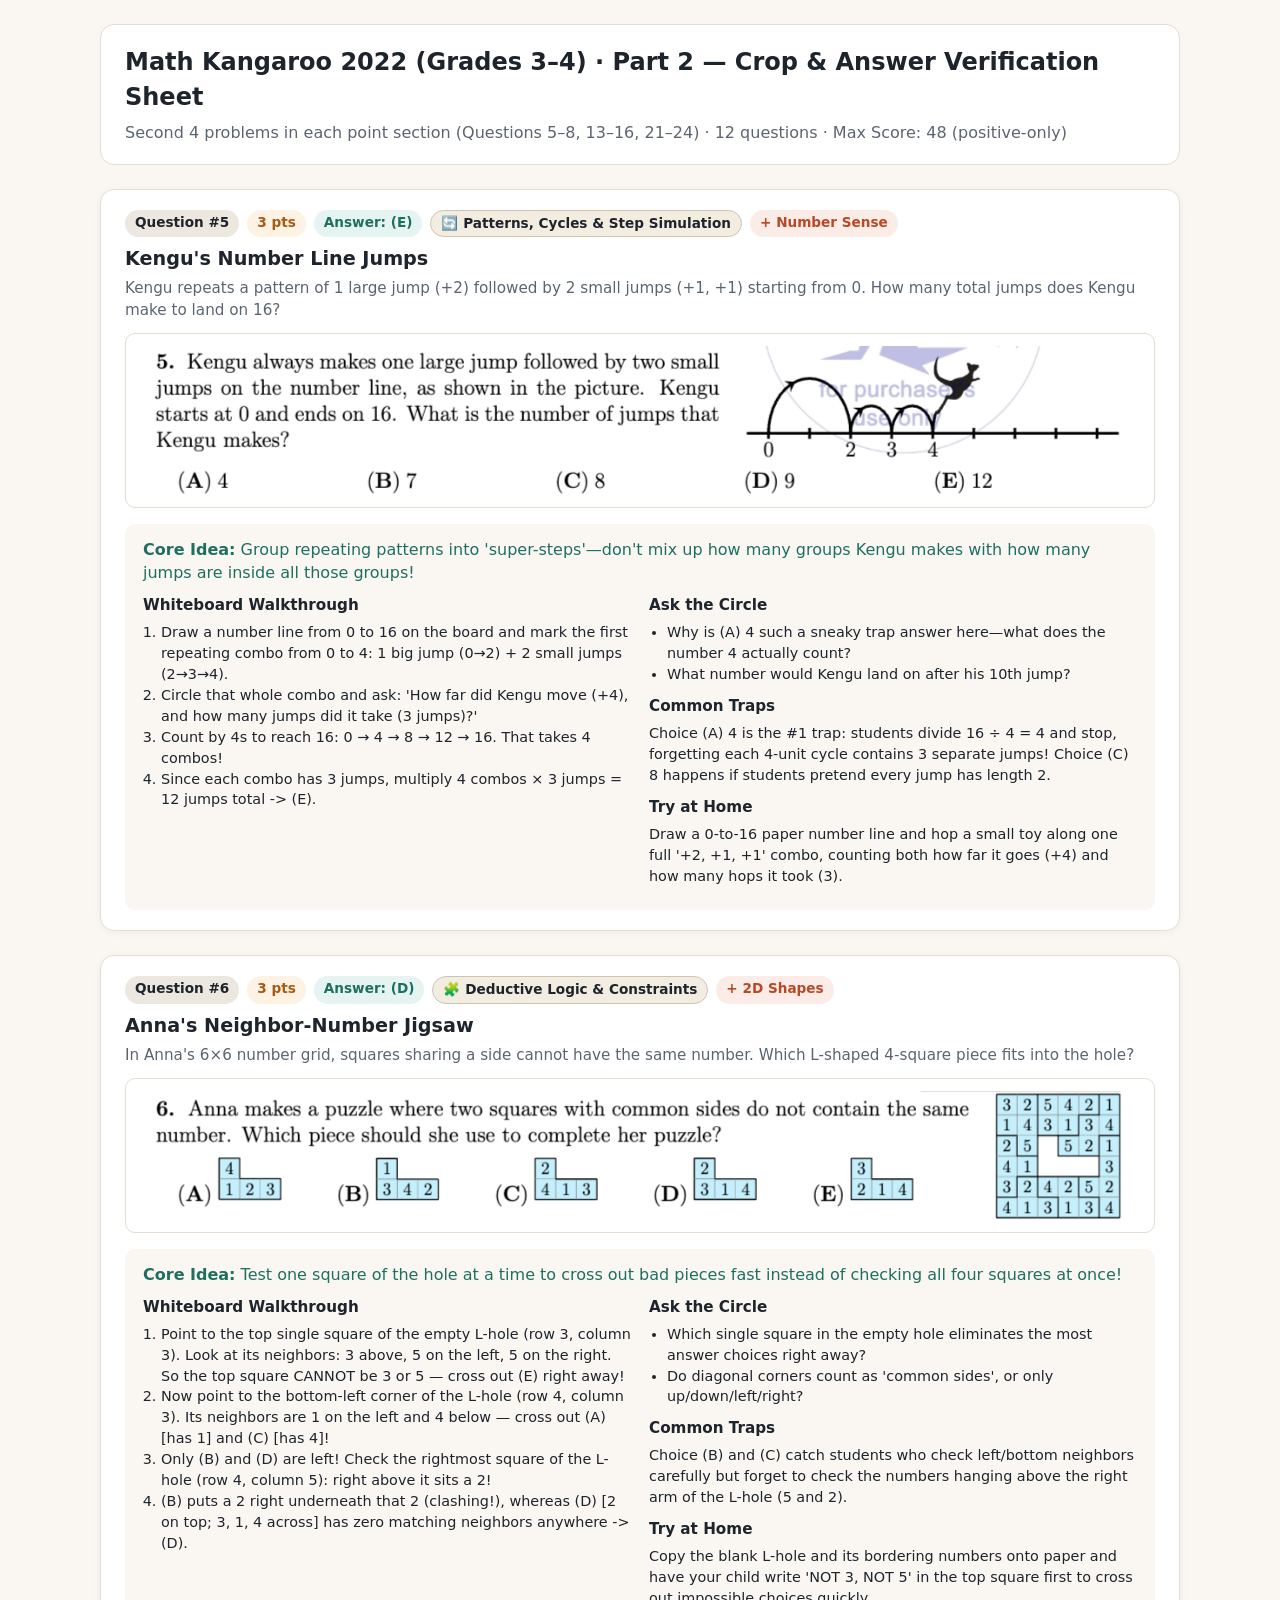
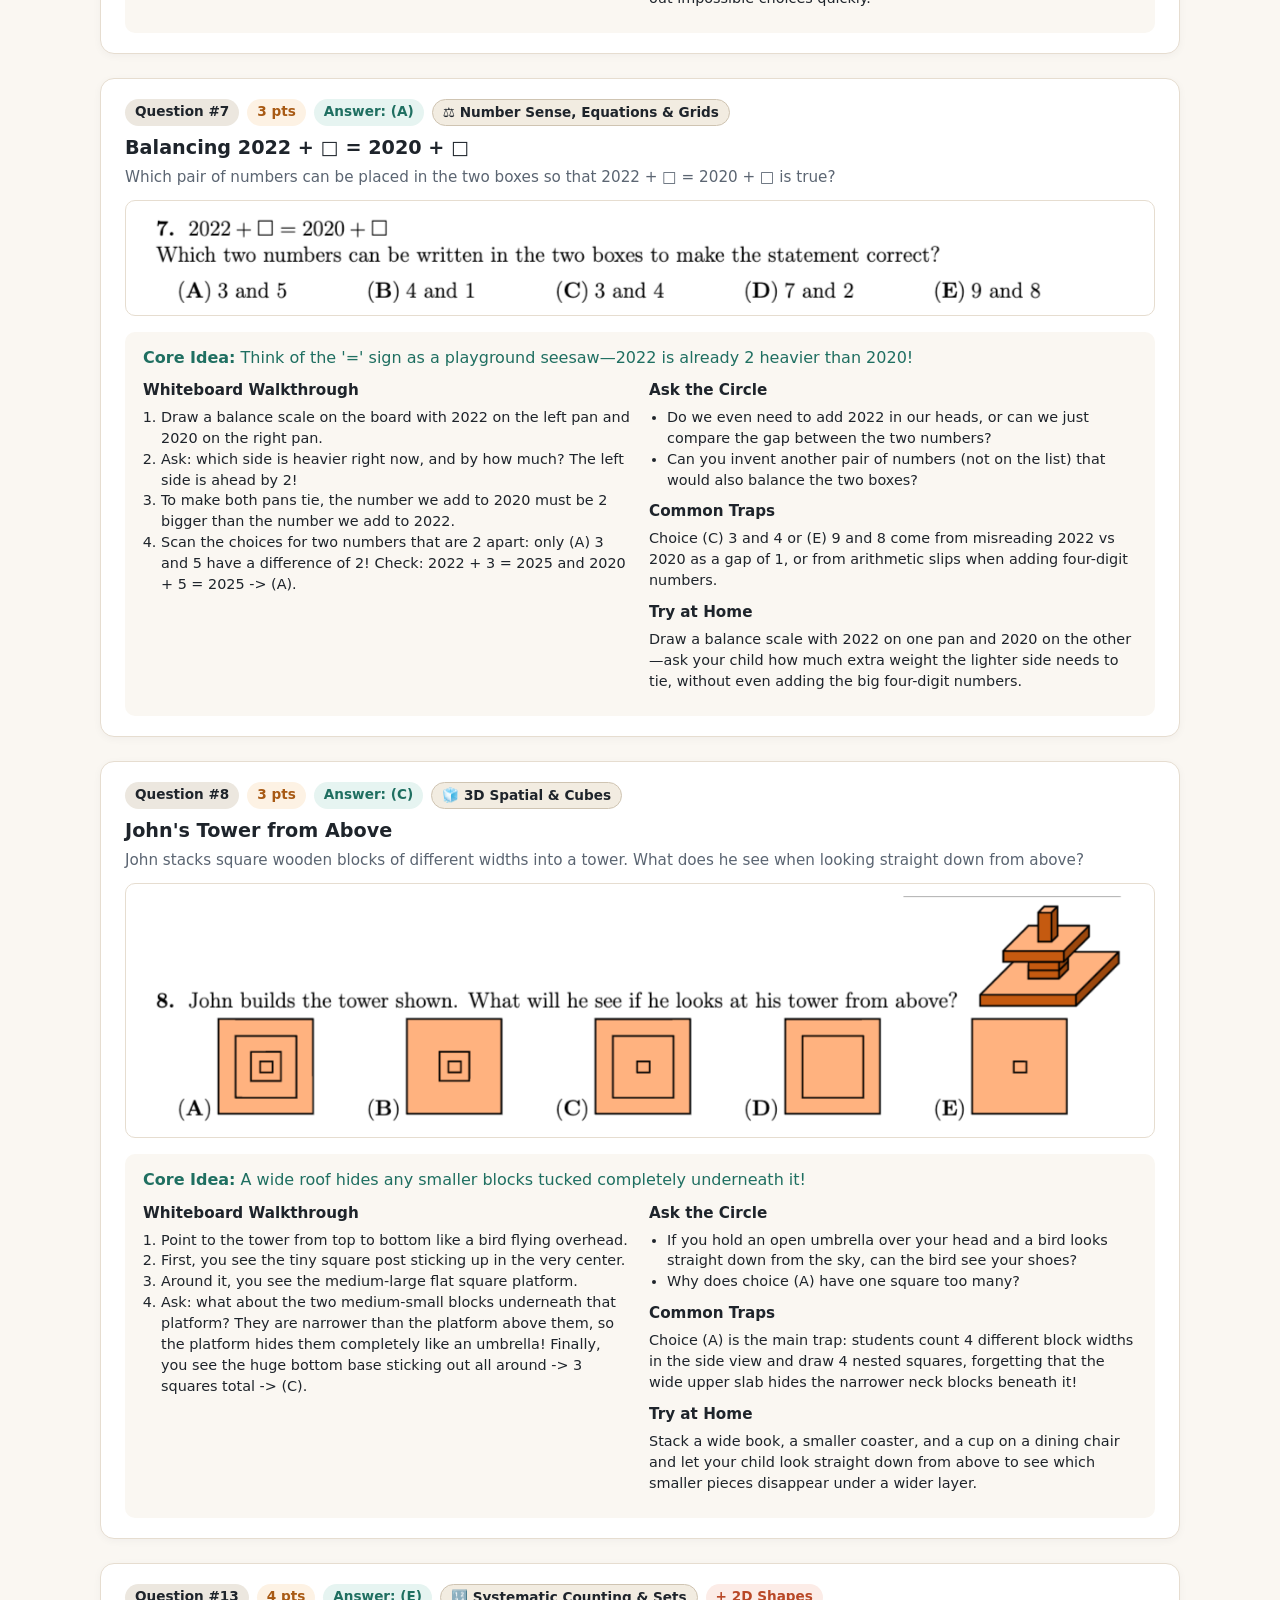
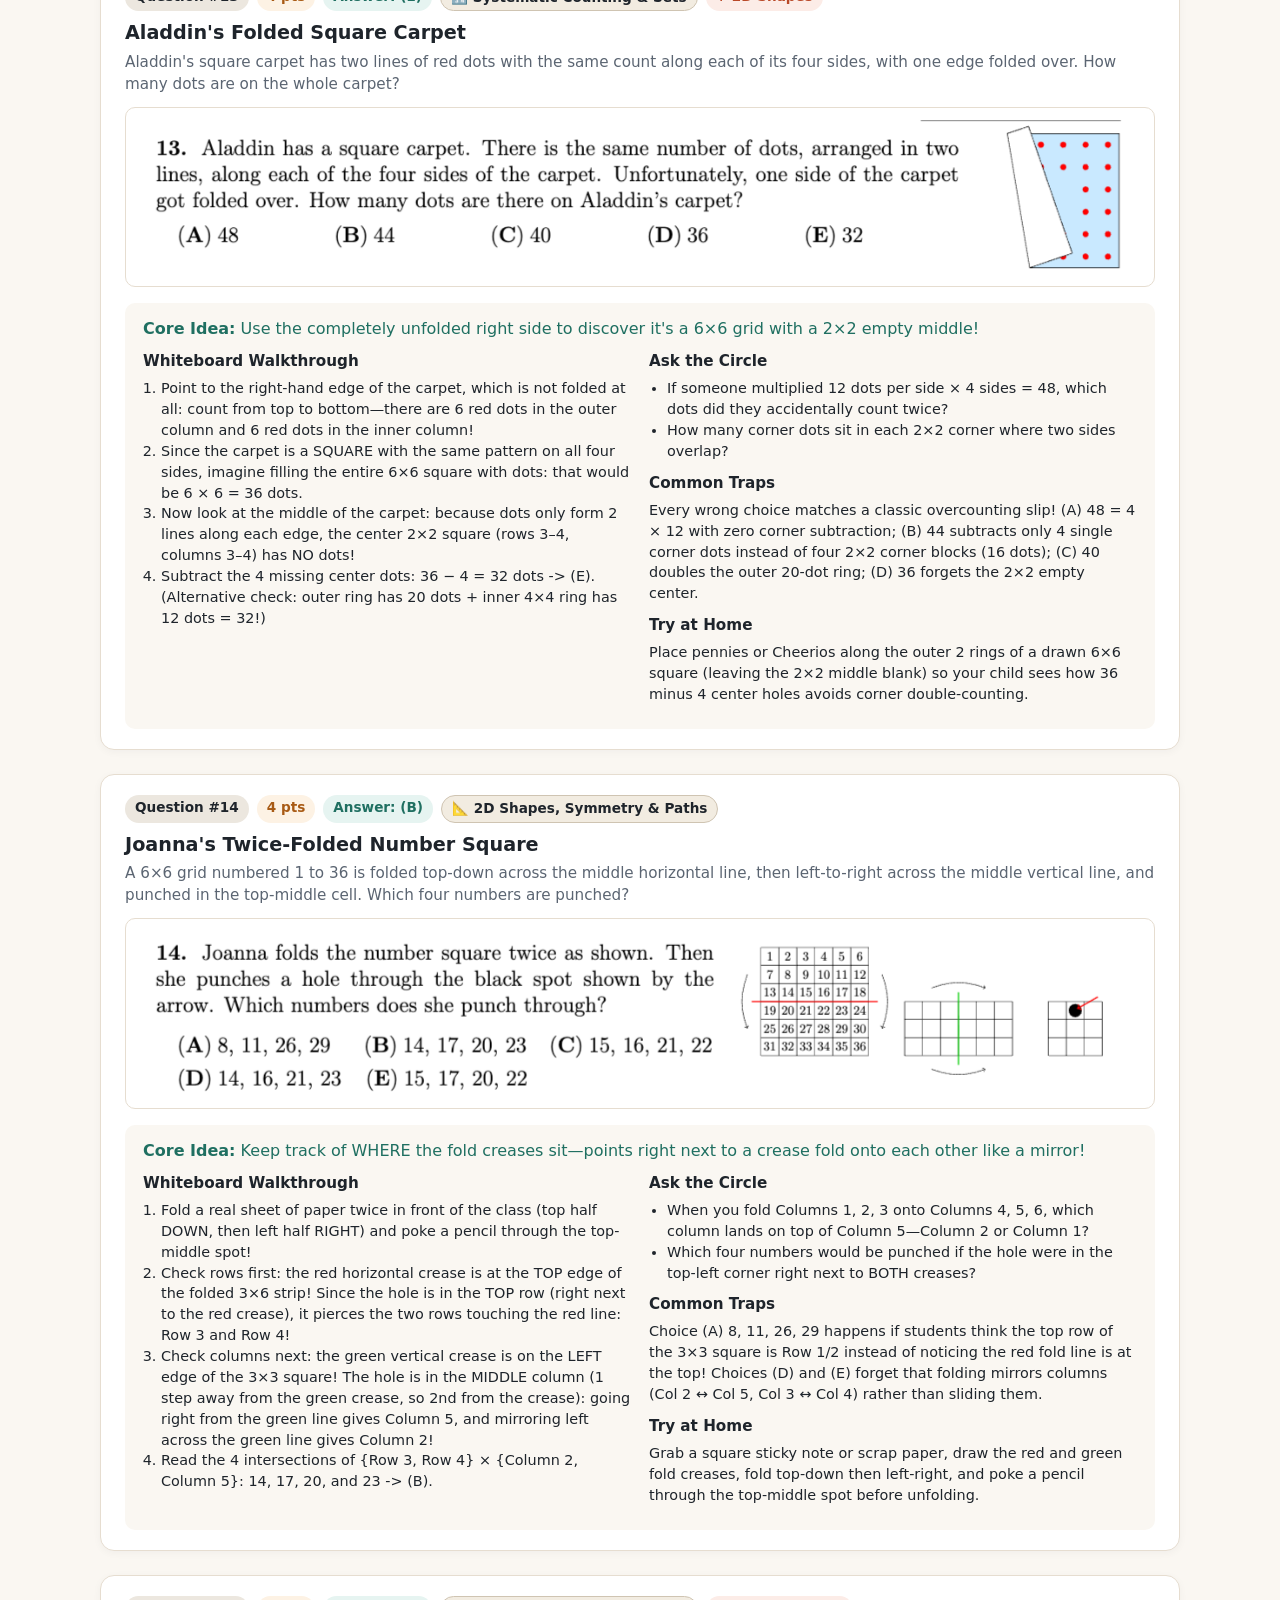
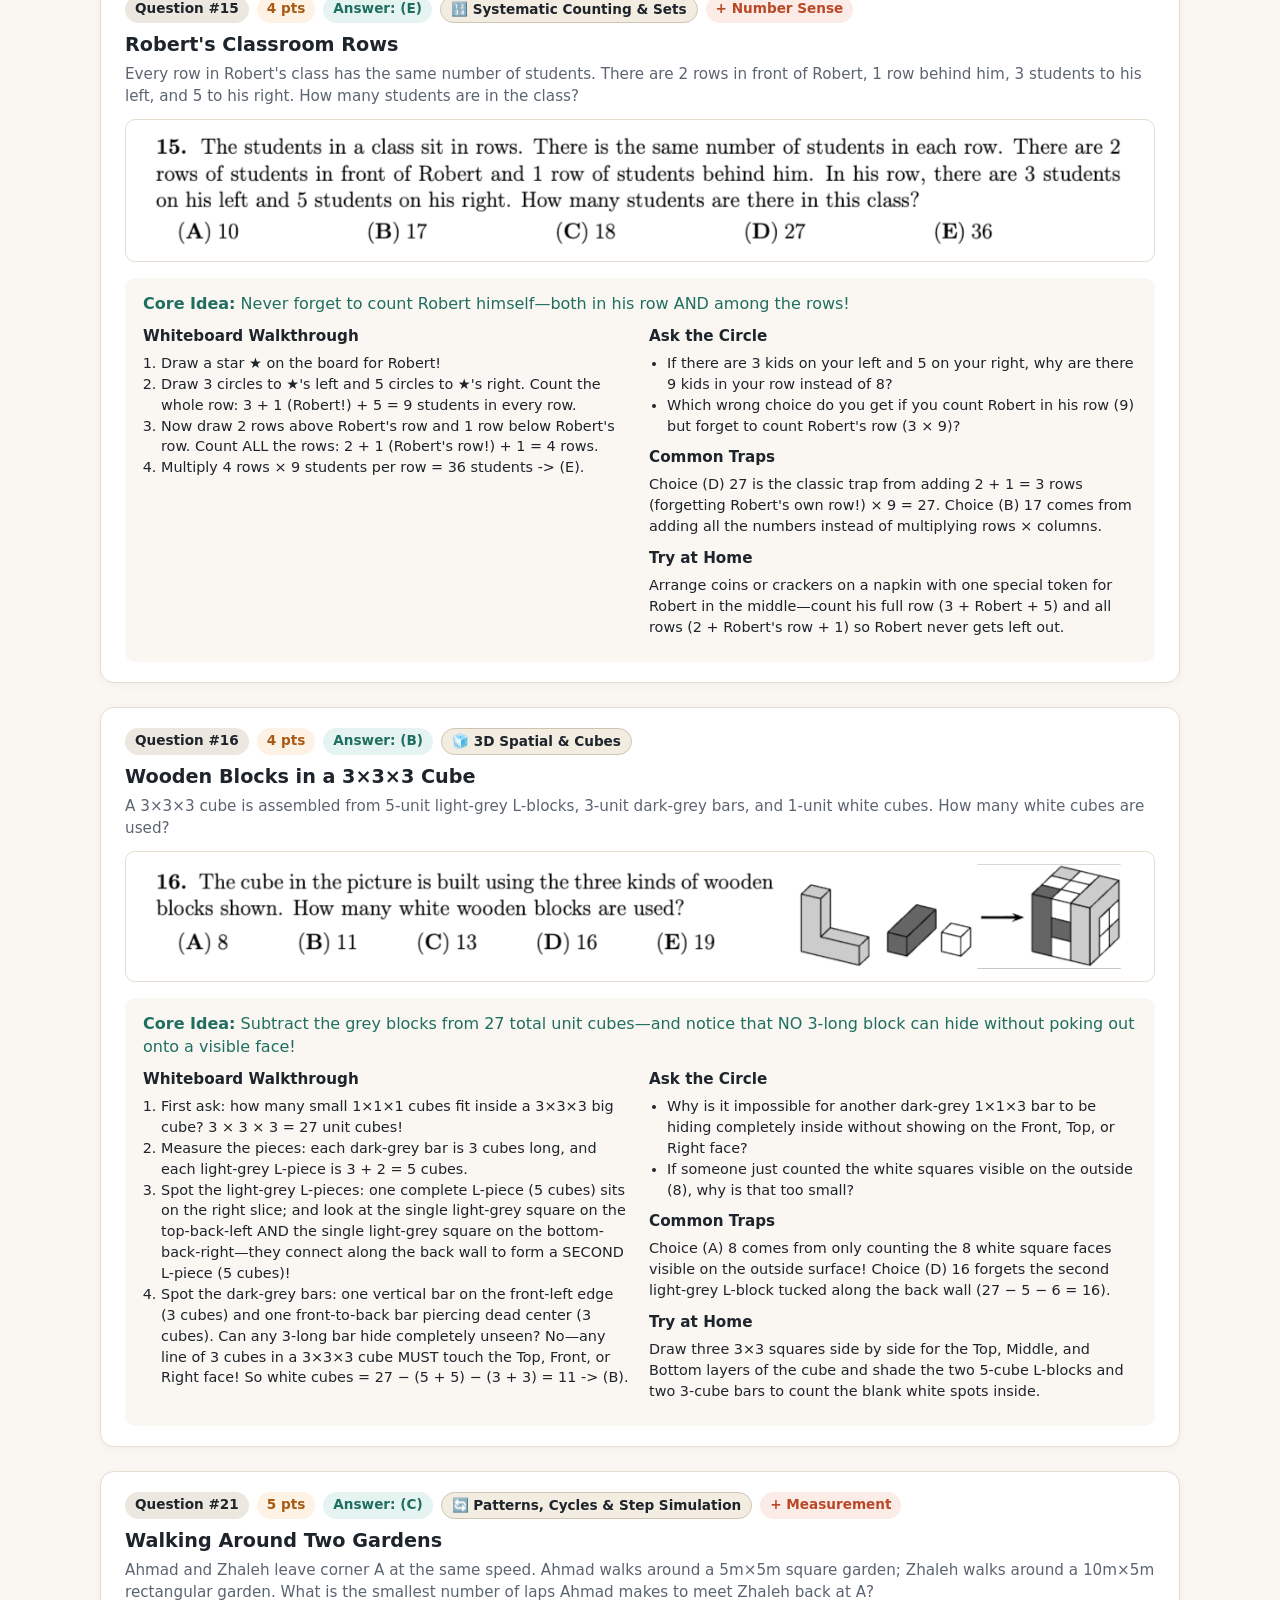
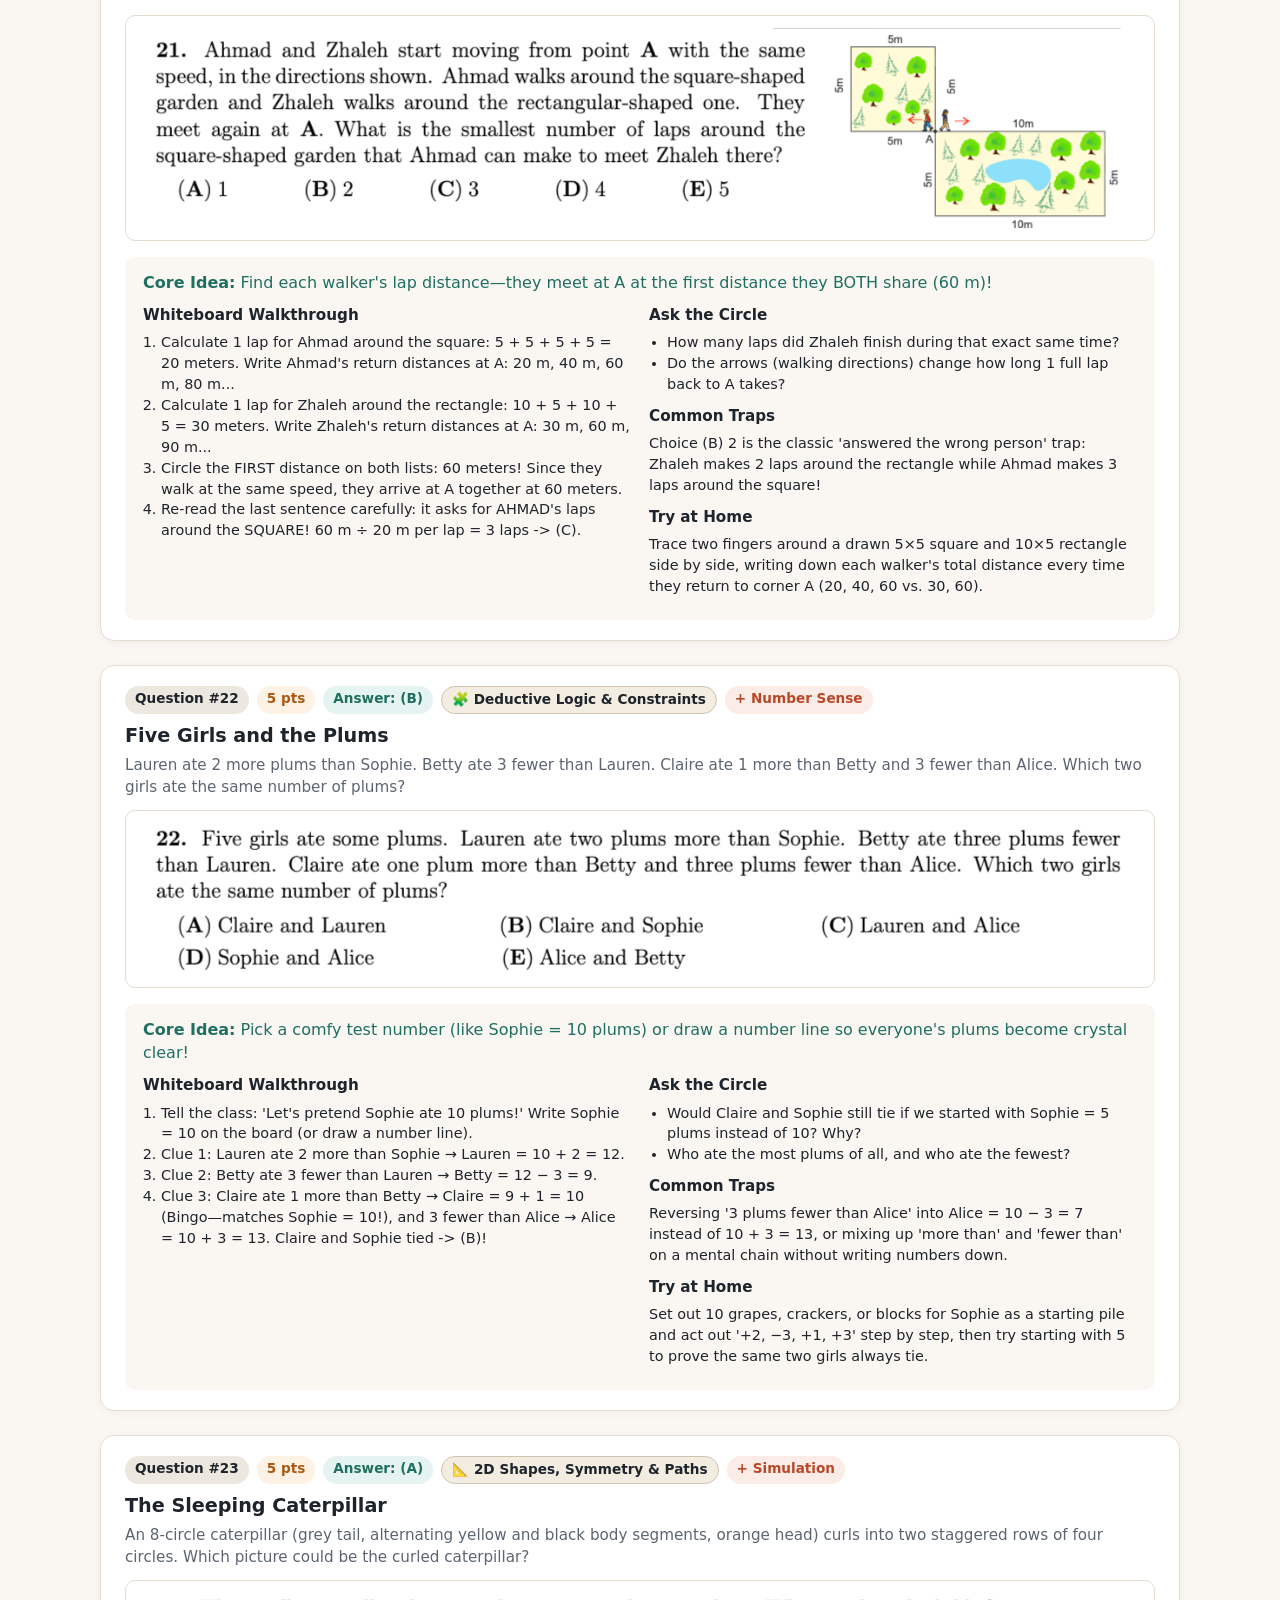
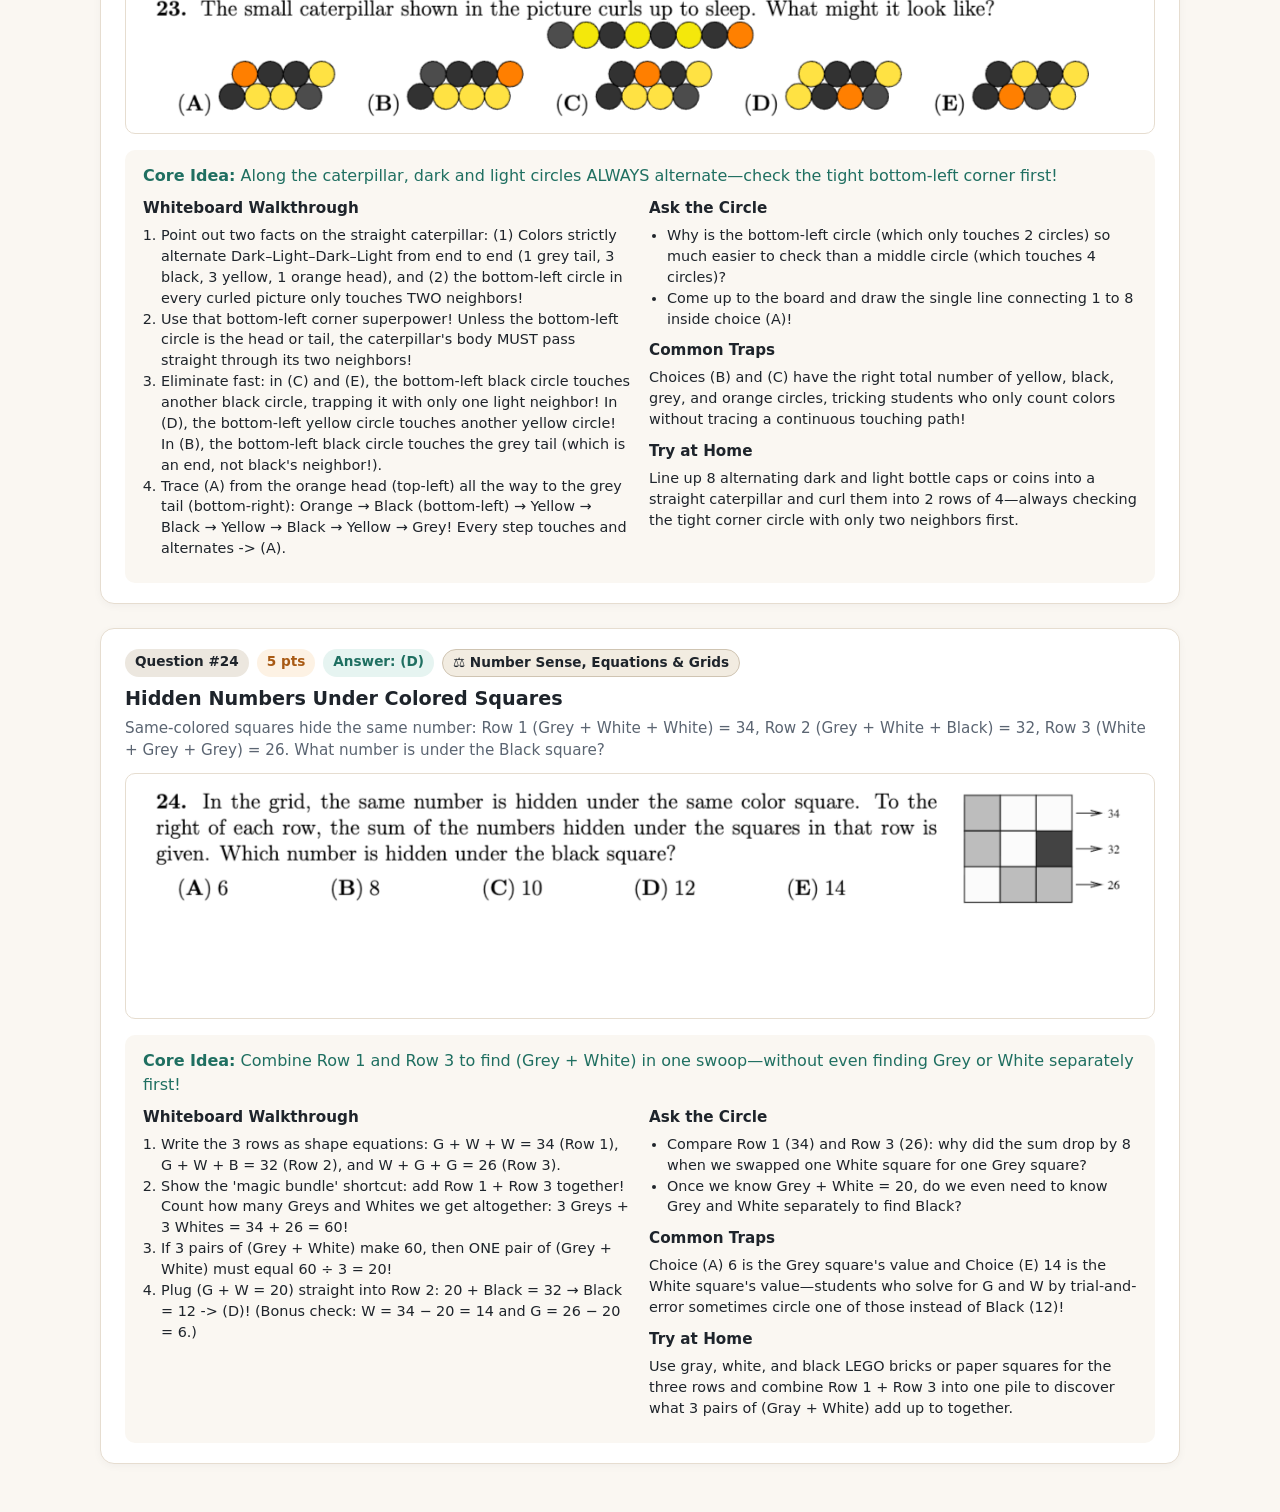
<file: webapp/packs/2022-g34-part2/preview.html>
<!doctype html>
<html lang="en">
<head>
  <meta charset="utf-8" />
  <meta name="viewport" content="width=device-width, initial-scale=1" />
  <title>Preview: Math Kangaroo 2022 (Grades 3–4) · Part 2</title>
  <style>
    body {
      font-family: -apple-system, BlinkMacSystemFont, "Segoe UI", system-ui, sans-serif;
      background: #FAF7F2;
      color: #1E242B;
      margin: 0;
      padding: 24px;
      line-height: 1.45;
    }
    .wrap { max-width: 1080px; margin: 0 auto; }
    .page-head {
      background: #fff;
      border: 1px solid #E6DDD0;
      border-radius: 14px;
      padding: 20px 24px;
      margin-bottom: 24px;
    }
    .page-head h1 { margin: 0 0 6px; font-size: 1.5rem; }
    .page-head p { margin: 0; color: #5B6572; }
    .card {
      background: #fff;
      border: 1px solid #E6DDD0;
      border-radius: 14px;
      padding: 20px 24px;
      margin-bottom: 24px;
      box-shadow: 0 2px 8px rgba(30, 36, 43, 0.04);
    }
    .card-head h2 { margin: 8px 0 4px; font-size: 1.2rem; }
    .summary { margin: 0 0 12px; color: #5B6572; font-size: 0.95rem; }
    .badges { display: flex; flex-wrap: wrap; gap: 8px; }
    .badge {
      display: inline-block;
      padding: 3px 10px;
      border-radius: 999px;
      font-weight: 700;
      font-size: 0.85rem;
    }
    .qnum { background: #ECE7DF; color: #1E242B; }
    .pts { background: #FDF2E4; color: #A85A14; }
    .ans { background: #E6F4F1; color: #1F6F61; }
    .qcls { background: #F2ECE1; color: #1E242B; border: 1px solid #CFC4B2; }
    .qsec { background: #FCECE7; color: #B94827; }
    .img-wrap {
      border: 1px solid #E6DDD0;
      border-radius: 10px;
      padding: 12px;
      background: #fff;
      text-align: center;
      margin-bottom: 16px;
    }
    .img-wrap img { max-width: 100%; height: auto; display: block; margin: 0 auto; }
    .guide { background: #FAF7F2; border-radius: 10px; padding: 14px 18px; }
    .headline { margin: 0 0 10px; color: #1F6F61; }
    .cols { display: grid; grid-template-columns: 1fr 1fr; gap: 18px; }
    .cols h3 { margin: 0 0 6px; font-size: 0.95rem; }
    .cols ol, .cols ul, .cols p { margin: 0 0 10px; padding-left: 18px; font-size: 0.9rem; }
    .cols p { padding-left: 0; }
    @media (max-width: 760px) { .cols { grid-template-columns: 1fr; } }
  </style>
</head>
<body>
  <div class="wrap">
    <header class="page-head">
      <h1>Math Kangaroo 2022 (Grades 3–4) · Part 2 — Crop &amp; Answer Verification Sheet</h1>
      <p>Second 4 problems in each point section (Questions 5–8, 13–16, 21–24) · 12 questions · Max Score: 48 (positive-only)</p>
    </header>
    
            <article class="card">
              <header class="card-head">
                <div class="badges">
                  <span class="badge qnum">Question #5</span>
                  <span class="badge pts">3 pts</span>
                  <span class="badge ans">Answer: (E)</span>
                  <span class="badge qcls">🔄 Patterns, Cycles &amp; Step Simulation</span>
                  <span class="badge qsec">+ Number Sense</span>
                </div>
                <h2>Kengu&#x27;s Number Line Jumps</h2>
                <p class="summary">Kengu repeats a pattern of 1 large jump (+2) followed by 2 small jumps (+1, +1) starting from 0. How many total jumps does Kengu make to land on 16?</p>
              </header>
              <div class="img-wrap">
                <img src="images/q05.png" alt="Question 5" loading="lazy" />
              </div>
              <section class="guide">
                <p class="headline"><strong>Core Idea:</strong> Group repeating patterns into &#x27;super-steps&#x27;—don&#x27;t mix up how many groups Kengu makes with how many jumps are inside all those groups!</p>
                <div class="cols">
                  <div>
                    <h3>Whiteboard Walkthrough</h3>
                    <ol><li>Draw a number line from 0 to 16 on the board and mark the first repeating combo from 0 to 4: 1 big jump (0→2) + 2 small jumps (2→3→4).</li><li>Circle that whole combo and ask: &#x27;How far did Kengu move (+4), and how many jumps did it take (3 jumps)?&#x27;</li><li>Count by 4s to reach 16: 0 → 4 → 8 → 12 → 16. That takes 4 combos!</li><li>Since each combo has 3 jumps, multiply 4 combos × 3 jumps = 12 jumps total -&gt; (E).</li></ol>
                  </div>
                  <div>
                    <h3>Ask the Circle</h3>
                    <ul><li>Why is (A) 4 such a sneaky trap answer here—what does the number 4 actually count?</li><li>What number would Kengu land on after his 10th jump?</li></ul>
                    <h3>Common Traps</h3>
                    <p>Choice (A) 4 is the #1 trap: students divide 16 ÷ 4 = 4 and stop, forgetting each 4-unit cycle contains 3 separate jumps! Choice (C) 8 happens if students pretend every jump has length 2.</p>
                    <h3>Try at Home</h3><p>Draw a 0-to-16 paper number line and hop a small toy along one full &#x27;+2, +1, +1&#x27; combo, counting both how far it goes (+4) and how many hops it took (3).</p>
                  </div>
                </div>
              </section>
            </article>
            
            <article class="card">
              <header class="card-head">
                <div class="badges">
                  <span class="badge qnum">Question #6</span>
                  <span class="badge pts">3 pts</span>
                  <span class="badge ans">Answer: (D)</span>
                  <span class="badge qcls">🧩 Deductive Logic &amp; Constraints</span>
                  <span class="badge qsec">+ 2D Shapes</span>
                </div>
                <h2>Anna&#x27;s Neighbor-Number Jigsaw</h2>
                <p class="summary">In Anna&#x27;s 6×6 number grid, squares sharing a side cannot have the same number. Which L-shaped 4-square piece fits into the hole?</p>
              </header>
              <div class="img-wrap">
                <img src="images/q06.png" alt="Question 6" loading="lazy" />
              </div>
              <section class="guide">
                <p class="headline"><strong>Core Idea:</strong> Test one square of the hole at a time to cross out bad pieces fast instead of checking all four squares at once!</p>
                <div class="cols">
                  <div>
                    <h3>Whiteboard Walkthrough</h3>
                    <ol><li>Point to the top single square of the empty L-hole (row 3, column 3). Look at its neighbors: 3 above, 5 on the left, 5 on the right. So the top square CANNOT be 3 or 5 — cross out (E) right away!</li><li>Now point to the bottom-left corner of the L-hole (row 4, column 3). Its neighbors are 1 on the left and 4 below — cross out (A) [has 1] and (C) [has 4]!</li><li>Only (B) and (D) are left! Check the rightmost square of the L-hole (row 4, column 5): right above it sits a 2!</li><li>(B) puts a 2 right underneath that 2 (clashing!), whereas (D) [2 on top; 3, 1, 4 across] has zero matching neighbors anywhere -&gt; (D).</li></ol>
                  </div>
                  <div>
                    <h3>Ask the Circle</h3>
                    <ul><li>Which single square in the empty hole eliminates the most answer choices right away?</li><li>Do diagonal corners count as &#x27;common sides&#x27;, or only up/down/left/right?</li></ul>
                    <h3>Common Traps</h3>
                    <p>Choice (B) and (C) catch students who check left/bottom neighbors carefully but forget to check the numbers hanging above the right arm of the L-hole (5 and 2).</p>
                    <h3>Try at Home</h3><p>Copy the blank L-hole and its bordering numbers onto paper and have your child write &#x27;NOT 3, NOT 5&#x27; in the top square first to cross out impossible choices quickly.</p>
                  </div>
                </div>
              </section>
            </article>
            
            <article class="card">
              <header class="card-head">
                <div class="badges">
                  <span class="badge qnum">Question #7</span>
                  <span class="badge pts">3 pts</span>
                  <span class="badge ans">Answer: (A)</span>
                  <span class="badge qcls">⚖️ Number Sense, Equations &amp; Grids</span>
                  
                </div>
                <h2>Balancing 2022 + □ = 2020 + □</h2>
                <p class="summary">Which pair of numbers can be placed in the two boxes so that 2022 + □ = 2020 + □ is true?</p>
              </header>
              <div class="img-wrap">
                <img src="images/q07.png" alt="Question 7" loading="lazy" />
              </div>
              <section class="guide">
                <p class="headline"><strong>Core Idea:</strong> Think of the &#x27;=&#x27; sign as a playground seesaw—2022 is already 2 heavier than 2020!</p>
                <div class="cols">
                  <div>
                    <h3>Whiteboard Walkthrough</h3>
                    <ol><li>Draw a balance scale on the board with 2022 on the left pan and 2020 on the right pan.</li><li>Ask: which side is heavier right now, and by how much? The left side is ahead by 2!</li><li>To make both pans tie, the number we add to 2020 must be 2 bigger than the number we add to 2022.</li><li>Scan the choices for two numbers that are 2 apart: only (A) 3 and 5 have a difference of 2! Check: 2022 + 3 = 2025 and 2020 + 5 = 2025 -&gt; (A).</li></ol>
                  </div>
                  <div>
                    <h3>Ask the Circle</h3>
                    <ul><li>Do we even need to add 2022 in our heads, or can we just compare the gap between the two numbers?</li><li>Can you invent another pair of numbers (not on the list) that would also balance the two boxes?</li></ul>
                    <h3>Common Traps</h3>
                    <p>Choice (C) 3 and 4 or (E) 9 and 8 come from misreading 2022 vs 2020 as a gap of 1, or from arithmetic slips when adding four-digit numbers.</p>
                    <h3>Try at Home</h3><p>Draw a balance scale with 2022 on one pan and 2020 on the other—ask your child how much extra weight the lighter side needs to tie, without even adding the big four-digit numbers.</p>
                  </div>
                </div>
              </section>
            </article>
            
            <article class="card">
              <header class="card-head">
                <div class="badges">
                  <span class="badge qnum">Question #8</span>
                  <span class="badge pts">3 pts</span>
                  <span class="badge ans">Answer: (C)</span>
                  <span class="badge qcls">🧊 3D Spatial &amp; Cubes</span>
                  
                </div>
                <h2>John&#x27;s Tower from Above</h2>
                <p class="summary">John stacks square wooden blocks of different widths into a tower. What does he see when looking straight down from above?</p>
              </header>
              <div class="img-wrap">
                <img src="images/q08.png" alt="Question 8" loading="lazy" />
              </div>
              <section class="guide">
                <p class="headline"><strong>Core Idea:</strong> A wide roof hides any smaller blocks tucked completely underneath it!</p>
                <div class="cols">
                  <div>
                    <h3>Whiteboard Walkthrough</h3>
                    <ol><li>Point to the tower from top to bottom like a bird flying overhead.</li><li>First, you see the tiny square post sticking up in the very center.</li><li>Around it, you see the medium-large flat square platform.</li><li>Ask: what about the two medium-small blocks underneath that platform? They are narrower than the platform above them, so the platform hides them completely like an umbrella! Finally, you see the huge bottom base sticking out all around -&gt; 3 squares total -&gt; (C).</li></ol>
                  </div>
                  <div>
                    <h3>Ask the Circle</h3>
                    <ul><li>If you hold an open umbrella over your head and a bird looks straight down from the sky, can the bird see your shoes?</li><li>Why does choice (A) have one square too many?</li></ul>
                    <h3>Common Traps</h3>
                    <p>Choice (A) is the main trap: students count 4 different block widths in the side view and draw 4 nested squares, forgetting that the wide upper slab hides the narrower neck blocks beneath it!</p>
                    <h3>Try at Home</h3><p>Stack a wide book, a smaller coaster, and a cup on a dining chair and let your child look straight down from above to see which smaller pieces disappear under a wider layer.</p>
                  </div>
                </div>
              </section>
            </article>
            
            <article class="card">
              <header class="card-head">
                <div class="badges">
                  <span class="badge qnum">Question #13</span>
                  <span class="badge pts">4 pts</span>
                  <span class="badge ans">Answer: (E)</span>
                  <span class="badge qcls">🔢 Systematic Counting &amp; Sets</span>
                  <span class="badge qsec">+ 2D Shapes</span>
                </div>
                <h2>Aladdin&#x27;s Folded Square Carpet</h2>
                <p class="summary">Aladdin&#x27;s square carpet has two lines of red dots with the same count along each of its four sides, with one edge folded over. How many dots are on the whole carpet?</p>
              </header>
              <div class="img-wrap">
                <img src="images/q13.png" alt="Question 13" loading="lazy" />
              </div>
              <section class="guide">
                <p class="headline"><strong>Core Idea:</strong> Use the completely unfolded right side to discover it&#x27;s a 6×6 grid with a 2×2 empty middle!</p>
                <div class="cols">
                  <div>
                    <h3>Whiteboard Walkthrough</h3>
                    <ol><li>Point to the right-hand edge of the carpet, which is not folded at all: count from top to bottom—there are 6 red dots in the outer column and 6 red dots in the inner column!</li><li>Since the carpet is a SQUARE with the same pattern on all four sides, imagine filling the entire 6×6 square with dots: that would be 6 × 6 = 36 dots.</li><li>Now look at the middle of the carpet: because dots only form 2 lines along each edge, the center 2×2 square (rows 3–4, columns 3–4) has NO dots!</li><li>Subtract the 4 missing center dots: 36 − 4 = 32 dots -&gt; (E). (Alternative check: outer ring has 20 dots + inner 4×4 ring has 12 dots = 32!)</li></ol>
                  </div>
                  <div>
                    <h3>Ask the Circle</h3>
                    <ul><li>If someone multiplied 12 dots per side × 4 sides = 48, which dots did they accidentally count twice?</li><li>How many corner dots sit in each 2×2 corner where two sides overlap?</li></ul>
                    <h3>Common Traps</h3>
                    <p>Every wrong choice matches a classic overcounting slip! (A) 48 = 4 × 12 with zero corner subtraction; (B) 44 subtracts only 4 single corner dots instead of four 2×2 corner blocks (16 dots); (C) 40 doubles the outer 20-dot ring; (D) 36 forgets the 2×2 empty center.</p>
                    <h3>Try at Home</h3><p>Place pennies or Cheerios along the outer 2 rings of a drawn 6×6 square (leaving the 2×2 middle blank) so your child sees how 36 minus 4 center holes avoids corner double-counting.</p>
                  </div>
                </div>
              </section>
            </article>
            
            <article class="card">
              <header class="card-head">
                <div class="badges">
                  <span class="badge qnum">Question #14</span>
                  <span class="badge pts">4 pts</span>
                  <span class="badge ans">Answer: (B)</span>
                  <span class="badge qcls">📐 2D Shapes, Symmetry &amp; Paths</span>
                  
                </div>
                <h2>Joanna&#x27;s Twice-Folded Number Square</h2>
                <p class="summary">A 6×6 grid numbered 1 to 36 is folded top-down across the middle horizontal line, then left-to-right across the middle vertical line, and punched in the top-middle cell. Which four numbers are punched?</p>
              </header>
              <div class="img-wrap">
                <img src="images/q14.png" alt="Question 14" loading="lazy" />
              </div>
              <section class="guide">
                <p class="headline"><strong>Core Idea:</strong> Keep track of WHERE the fold creases sit—points right next to a crease fold onto each other like a mirror!</p>
                <div class="cols">
                  <div>
                    <h3>Whiteboard Walkthrough</h3>
                    <ol><li>Fold a real sheet of paper twice in front of the class (top half DOWN, then left half RIGHT) and poke a pencil through the top-middle spot!</li><li>Check rows first: the red horizontal crease is at the TOP edge of the folded 3×6 strip! Since the hole is in the TOP row (right next to the red crease), it pierces the two rows touching the red line: Row 3 and Row 4!</li><li>Check columns next: the green vertical crease is on the LEFT edge of the 3×3 square! The hole is in the MIDDLE column (1 step away from the green crease, so 2nd from the crease): going right from the green line gives Column 5, and mirroring left across the green line gives Column 2!</li><li>Read the 4 intersections of {Row 3, Row 4} × {Column 2, Column 5}: 14, 17, 20, and 23 -&gt; (B).</li></ol>
                  </div>
                  <div>
                    <h3>Ask the Circle</h3>
                    <ul><li>When you fold Columns 1, 2, 3 onto Columns 4, 5, 6, which column lands on top of Column 5—Column 2 or Column 1?</li><li>Which four numbers would be punched if the hole were in the top-left corner right next to BOTH creases?</li></ul>
                    <h3>Common Traps</h3>
                    <p>Choice (A) 8, 11, 26, 29 happens if students think the top row of the 3×3 square is Row 1/2 instead of noticing the red fold line is at the top! Choices (D) and (E) forget that folding mirrors columns (Col 2 ↔ Col 5, Col 3 ↔ Col 4) rather than sliding them.</p>
                    <h3>Try at Home</h3><p>Grab a square sticky note or scrap paper, draw the red and green fold creases, fold top-down then left-right, and poke a pencil through the top-middle spot before unfolding.</p>
                  </div>
                </div>
              </section>
            </article>
            
            <article class="card">
              <header class="card-head">
                <div class="badges">
                  <span class="badge qnum">Question #15</span>
                  <span class="badge pts">4 pts</span>
                  <span class="badge ans">Answer: (E)</span>
                  <span class="badge qcls">🔢 Systematic Counting &amp; Sets</span>
                  <span class="badge qsec">+ Number Sense</span>
                </div>
                <h2>Robert&#x27;s Classroom Rows</h2>
                <p class="summary">Every row in Robert&#x27;s class has the same number of students. There are 2 rows in front of Robert, 1 row behind him, 3 students to his left, and 5 to his right. How many students are in the class?</p>
              </header>
              <div class="img-wrap">
                <img src="images/q15.png" alt="Question 15" loading="lazy" />
              </div>
              <section class="guide">
                <p class="headline"><strong>Core Idea:</strong> Never forget to count Robert himself—both in his row AND among the rows!</p>
                <div class="cols">
                  <div>
                    <h3>Whiteboard Walkthrough</h3>
                    <ol><li>Draw a star ★ on the board for Robert!</li><li>Draw 3 circles to ★&#x27;s left and 5 circles to ★&#x27;s right. Count the whole row: 3 + 1 (Robert!) + 5 = 9 students in every row.</li><li>Now draw 2 rows above Robert&#x27;s row and 1 row below Robert&#x27;s row. Count ALL the rows: 2 + 1 (Robert&#x27;s row!) + 1 = 4 rows.</li><li>Multiply 4 rows × 9 students per row = 36 students -&gt; (E).</li></ol>
                  </div>
                  <div>
                    <h3>Ask the Circle</h3>
                    <ul><li>If there are 3 kids on your left and 5 on your right, why are there 9 kids in your row instead of 8?</li><li>Which wrong choice do you get if you count Robert in his row (9) but forget to count Robert&#x27;s row (3 × 9)?</li></ul>
                    <h3>Common Traps</h3>
                    <p>Choice (D) 27 is the classic trap from adding 2 + 1 = 3 rows (forgetting Robert&#x27;s own row!) × 9 = 27. Choice (B) 17 comes from adding all the numbers instead of multiplying rows × columns.</p>
                    <h3>Try at Home</h3><p>Arrange coins or crackers on a napkin with one special token for Robert in the middle—count his full row (3 + Robert + 5) and all rows (2 + Robert&#x27;s row + 1) so Robert never gets left out.</p>
                  </div>
                </div>
              </section>
            </article>
            
            <article class="card">
              <header class="card-head">
                <div class="badges">
                  <span class="badge qnum">Question #16</span>
                  <span class="badge pts">4 pts</span>
                  <span class="badge ans">Answer: (B)</span>
                  <span class="badge qcls">🧊 3D Spatial &amp; Cubes</span>
                  
                </div>
                <h2>Wooden Blocks in a 3×3×3 Cube</h2>
                <p class="summary">A 3×3×3 cube is assembled from 5-unit light-grey L-blocks, 3-unit dark-grey bars, and 1-unit white cubes. How many white cubes are used?</p>
              </header>
              <div class="img-wrap">
                <img src="images/q16.png" alt="Question 16" loading="lazy" />
              </div>
              <section class="guide">
                <p class="headline"><strong>Core Idea:</strong> Subtract the grey blocks from 27 total unit cubes—and notice that NO 3-long block can hide without poking out onto a visible face!</p>
                <div class="cols">
                  <div>
                    <h3>Whiteboard Walkthrough</h3>
                    <ol><li>First ask: how many small 1×1×1 cubes fit inside a 3×3×3 big cube? 3 × 3 × 3 = 27 unit cubes!</li><li>Measure the pieces: each dark-grey bar is 3 cubes long, and each light-grey L-piece is 3 + 2 = 5 cubes.</li><li>Spot the light-grey L-pieces: one complete L-piece (5 cubes) sits on the right slice; and look at the single light-grey square on the top-back-left AND the single light-grey square on the bottom-back-right—they connect along the back wall to form a SECOND L-piece (5 cubes)!</li><li>Spot the dark-grey bars: one vertical bar on the front-left edge (3 cubes) and one front-to-back bar piercing dead center (3 cubes). Can any 3-long bar hide completely unseen? No—any line of 3 cubes in a 3×3×3 cube MUST touch the Top, Front, or Right face! So white cubes = 27 − (5 + 5) − (3 + 3) = 11 -&gt; (B).</li></ol>
                  </div>
                  <div>
                    <h3>Ask the Circle</h3>
                    <ul><li>Why is it impossible for another dark-grey 1×1×3 bar to be hiding completely inside without showing on the Front, Top, or Right face?</li><li>If someone just counted the white squares visible on the outside (8), why is that too small?</li></ul>
                    <h3>Common Traps</h3>
                    <p>Choice (A) 8 comes from only counting the 8 white square faces visible on the outside surface! Choice (D) 16 forgets the second light-grey L-block tucked along the back wall (27 − 5 − 6 = 16).</p>
                    <h3>Try at Home</h3><p>Draw three 3×3 squares side by side for the Top, Middle, and Bottom layers of the cube and shade the two 5-cube L-blocks and two 3-cube bars to count the blank white spots inside.</p>
                  </div>
                </div>
              </section>
            </article>
            
            <article class="card">
              <header class="card-head">
                <div class="badges">
                  <span class="badge qnum">Question #21</span>
                  <span class="badge pts">5 pts</span>
                  <span class="badge ans">Answer: (C)</span>
                  <span class="badge qcls">🔄 Patterns, Cycles &amp; Step Simulation</span>
                  <span class="badge qsec">+ Measurement</span>
                </div>
                <h2>Walking Around Two Gardens</h2>
                <p class="summary">Ahmad and Zhaleh leave corner A at the same speed. Ahmad walks around a 5m×5m square garden; Zhaleh walks around a 10m×5m rectangular garden. What is the smallest number of laps Ahmad makes to meet Zhaleh back at A?</p>
              </header>
              <div class="img-wrap">
                <img src="images/q21.png" alt="Question 21" loading="lazy" />
              </div>
              <section class="guide">
                <p class="headline"><strong>Core Idea:</strong> Find each walker&#x27;s lap distance—they meet at A at the first distance they BOTH share (60 m)!</p>
                <div class="cols">
                  <div>
                    <h3>Whiteboard Walkthrough</h3>
                    <ol><li>Calculate 1 lap for Ahmad around the square: 5 + 5 + 5 + 5 = 20 meters. Write Ahmad&#x27;s return distances at A: 20 m, 40 m, 60 m, 80 m...</li><li>Calculate 1 lap for Zhaleh around the rectangle: 10 + 5 + 10 + 5 = 30 meters. Write Zhaleh&#x27;s return distances at A: 30 m, 60 m, 90 m...</li><li>Circle the FIRST distance on both lists: 60 meters! Since they walk at the same speed, they arrive at A together at 60 meters.</li><li>Re-read the last sentence carefully: it asks for AHMAD&#x27;s laps around the SQUARE! 60 m ÷ 20 m per lap = 3 laps -&gt; (C).</li></ol>
                  </div>
                  <div>
                    <h3>Ask the Circle</h3>
                    <ul><li>How many laps did Zhaleh finish during that exact same time?</li><li>Do the arrows (walking directions) change how long 1 full lap back to A takes?</li></ul>
                    <h3>Common Traps</h3>
                    <p>Choice (B) 2 is the classic &#x27;answered the wrong person&#x27; trap: Zhaleh makes 2 laps around the rectangle while Ahmad makes 3 laps around the square!</p>
                    <h3>Try at Home</h3><p>Trace two fingers around a drawn 5×5 square and 10×5 rectangle side by side, writing down each walker&#x27;s total distance every time they return to corner A (20, 40, 60 vs. 30, 60).</p>
                  </div>
                </div>
              </section>
            </article>
            
            <article class="card">
              <header class="card-head">
                <div class="badges">
                  <span class="badge qnum">Question #22</span>
                  <span class="badge pts">5 pts</span>
                  <span class="badge ans">Answer: (B)</span>
                  <span class="badge qcls">🧩 Deductive Logic &amp; Constraints</span>
                  <span class="badge qsec">+ Number Sense</span>
                </div>
                <h2>Five Girls and the Plums</h2>
                <p class="summary">Lauren ate 2 more plums than Sophie. Betty ate 3 fewer than Lauren. Claire ate 1 more than Betty and 3 fewer than Alice. Which two girls ate the same number of plums?</p>
              </header>
              <div class="img-wrap">
                <img src="images/q22.png" alt="Question 22" loading="lazy" />
              </div>
              <section class="guide">
                <p class="headline"><strong>Core Idea:</strong> Pick a comfy test number (like Sophie = 10 plums) or draw a number line so everyone&#x27;s plums become crystal clear!</p>
                <div class="cols">
                  <div>
                    <h3>Whiteboard Walkthrough</h3>
                    <ol><li>Tell the class: &#x27;Let&#x27;s pretend Sophie ate 10 plums!&#x27; Write Sophie = 10 on the board (or draw a number line).</li><li>Clue 1: Lauren ate 2 more than Sophie → Lauren = 10 + 2 = 12.</li><li>Clue 2: Betty ate 3 fewer than Lauren → Betty = 12 − 3 = 9.</li><li>Clue 3: Claire ate 1 more than Betty → Claire = 9 + 1 = 10 (Bingo—matches Sophie = 10!), and 3 fewer than Alice → Alice = 10 + 3 = 13. Claire and Sophie tied -&gt; (B)!</li></ol>
                  </div>
                  <div>
                    <h3>Ask the Circle</h3>
                    <ul><li>Would Claire and Sophie still tie if we started with Sophie = 5 plums instead of 10? Why?</li><li>Who ate the most plums of all, and who ate the fewest?</li></ul>
                    <h3>Common Traps</h3>
                    <p>Reversing &#x27;3 plums fewer than Alice&#x27; into Alice = 10 − 3 = 7 instead of 10 + 3 = 13, or mixing up &#x27;more than&#x27; and &#x27;fewer than&#x27; on a mental chain without writing numbers down.</p>
                    <h3>Try at Home</h3><p>Set out 10 grapes, crackers, or blocks for Sophie as a starting pile and act out &#x27;+2, −3, +1, +3&#x27; step by step, then try starting with 5 to prove the same two girls always tie.</p>
                  </div>
                </div>
              </section>
            </article>
            
            <article class="card">
              <header class="card-head">
                <div class="badges">
                  <span class="badge qnum">Question #23</span>
                  <span class="badge pts">5 pts</span>
                  <span class="badge ans">Answer: (A)</span>
                  <span class="badge qcls">📐 2D Shapes, Symmetry &amp; Paths</span>
                  <span class="badge qsec">+ Simulation</span>
                </div>
                <h2>The Sleeping Caterpillar</h2>
                <p class="summary">An 8-circle caterpillar (grey tail, alternating yellow and black body segments, orange head) curls into two staggered rows of four circles. Which picture could be the curled caterpillar?</p>
              </header>
              <div class="img-wrap">
                <img src="images/q23.png" alt="Question 23" loading="lazy" />
              </div>
              <section class="guide">
                <p class="headline"><strong>Core Idea:</strong> Along the caterpillar, dark and light circles ALWAYS alternate—check the tight bottom-left corner first!</p>
                <div class="cols">
                  <div>
                    <h3>Whiteboard Walkthrough</h3>
                    <ol><li>Point out two facts on the straight caterpillar: (1) Colors strictly alternate Dark–Light–Dark–Light from end to end (1 grey tail, 3 black, 3 yellow, 1 orange head), and (2) the bottom-left circle in every curled picture only touches TWO neighbors!</li><li>Use that bottom-left corner superpower! Unless the bottom-left circle is the head or tail, the caterpillar&#x27;s body MUST pass straight through its two neighbors!</li><li>Eliminate fast: in (C) and (E), the bottom-left black circle touches another black circle, trapping it with only one light neighbor! In (D), the bottom-left yellow circle touches another yellow circle! In (B), the bottom-left black circle touches the grey tail (which is an end, not black&#x27;s neighbor!).</li><li>Trace (A) from the orange head (top-left) all the way to the grey tail (bottom-right): Orange → Black (bottom-left) → Yellow → Black → Yellow → Black → Yellow → Grey! Every step touches and alternates -&gt; (A).</li></ol>
                  </div>
                  <div>
                    <h3>Ask the Circle</h3>
                    <ul><li>Why is the bottom-left circle (which only touches 2 circles) so much easier to check than a middle circle (which touches 4 circles)?</li><li>Come up to the board and draw the single line connecting 1 to 8 inside choice (A)!</li></ul>
                    <h3>Common Traps</h3>
                    <p>Choices (B) and (C) have the right total number of yellow, black, grey, and orange circles, tricking students who only count colors without tracing a continuous touching path!</p>
                    <h3>Try at Home</h3><p>Line up 8 alternating dark and light bottle caps or coins into a straight caterpillar and curl them into 2 rows of 4—always checking the tight corner circle with only two neighbors first.</p>
                  </div>
                </div>
              </section>
            </article>
            
            <article class="card">
              <header class="card-head">
                <div class="badges">
                  <span class="badge qnum">Question #24</span>
                  <span class="badge pts">5 pts</span>
                  <span class="badge ans">Answer: (D)</span>
                  <span class="badge qcls">⚖️ Number Sense, Equations &amp; Grids</span>
                  
                </div>
                <h2>Hidden Numbers Under Colored Squares</h2>
                <p class="summary">Same-colored squares hide the same number: Row 1 (Grey + White + White) = 34, Row 2 (Grey + White + Black) = 32, Row 3 (White + Grey + Grey) = 26. What number is under the Black square?</p>
              </header>
              <div class="img-wrap">
                <img src="images/q24.png" alt="Question 24" loading="lazy" />
              </div>
              <section class="guide">
                <p class="headline"><strong>Core Idea:</strong> Combine Row 1 and Row 3 to find (Grey + White) in one swoop—without even finding Grey or White separately first!</p>
                <div class="cols">
                  <div>
                    <h3>Whiteboard Walkthrough</h3>
                    <ol><li>Write the 3 rows as shape equations: G + W + W = 34 (Row 1), G + W + B = 32 (Row 2), and W + G + G = 26 (Row 3).</li><li>Show the &#x27;magic bundle&#x27; shortcut: add Row 1 + Row 3 together! Count how many Greys and Whites we get altogether: 3 Greys + 3 Whites = 34 + 26 = 60!</li><li>If 3 pairs of (Grey + White) make 60, then ONE pair of (Grey + White) must equal 60 ÷ 3 = 20!</li><li>Plug (G + W = 20) straight into Row 2: 20 + Black = 32 → Black = 12 -&gt; (D)! (Bonus check: W = 34 − 20 = 14 and G = 26 − 20 = 6.)</li></ol>
                  </div>
                  <div>
                    <h3>Ask the Circle</h3>
                    <ul><li>Compare Row 1 (34) and Row 3 (26): why did the sum drop by 8 when we swapped one White square for one Grey square?</li><li>Once we know Grey + White = 20, do we even need to know Grey and White separately to find Black?</li></ul>
                    <h3>Common Traps</h3>
                    <p>Choice (A) 6 is the Grey square&#x27;s value and Choice (E) 14 is the White square&#x27;s value—students who solve for G and W by trial-and-error sometimes circle one of those instead of Black (12)!</p>
                    <h3>Try at Home</h3><p>Use gray, white, and black LEGO bricks or paper squares for the three rows and combine Row 1 + Row 3 into one pile to discover what 3 pairs of (Gray + White) add up to together.</p>
                  </div>
                </div>
              </section>
            </article>
            
  </div>
</body>
</html>
</file>
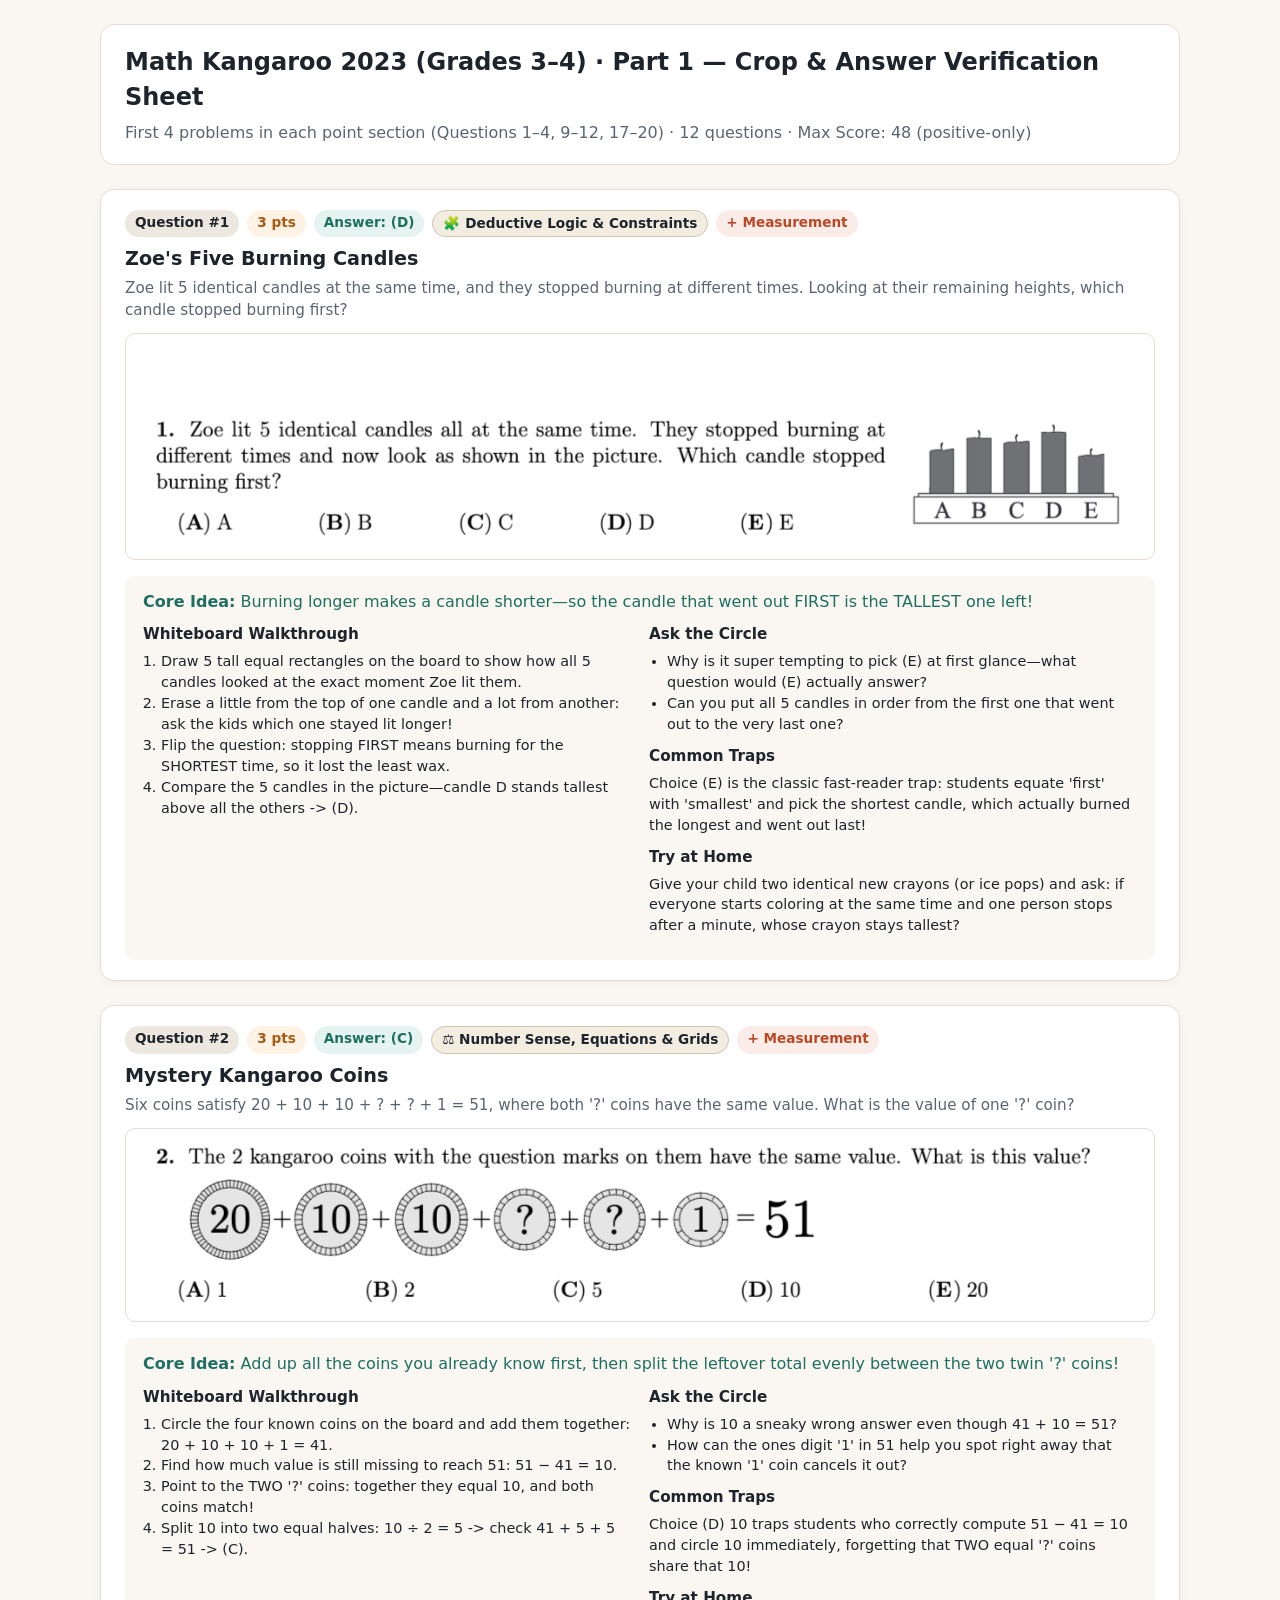
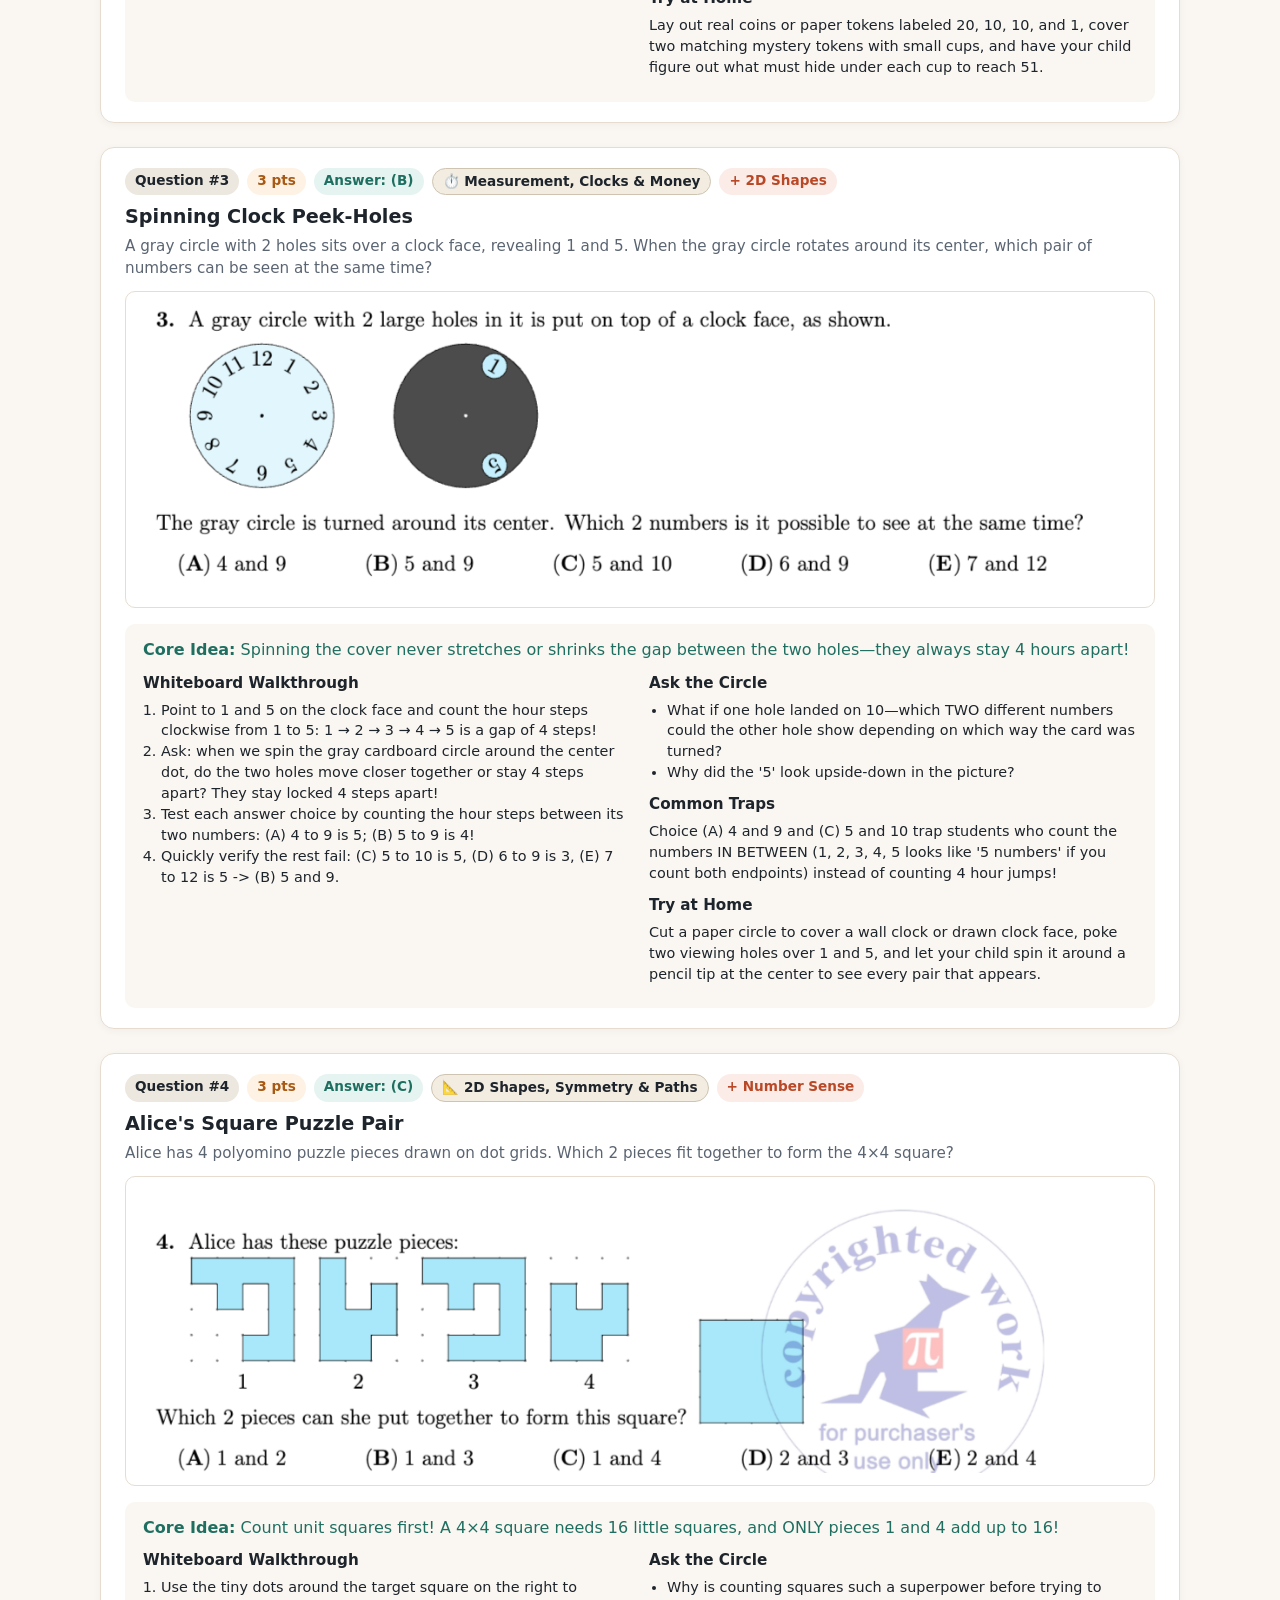
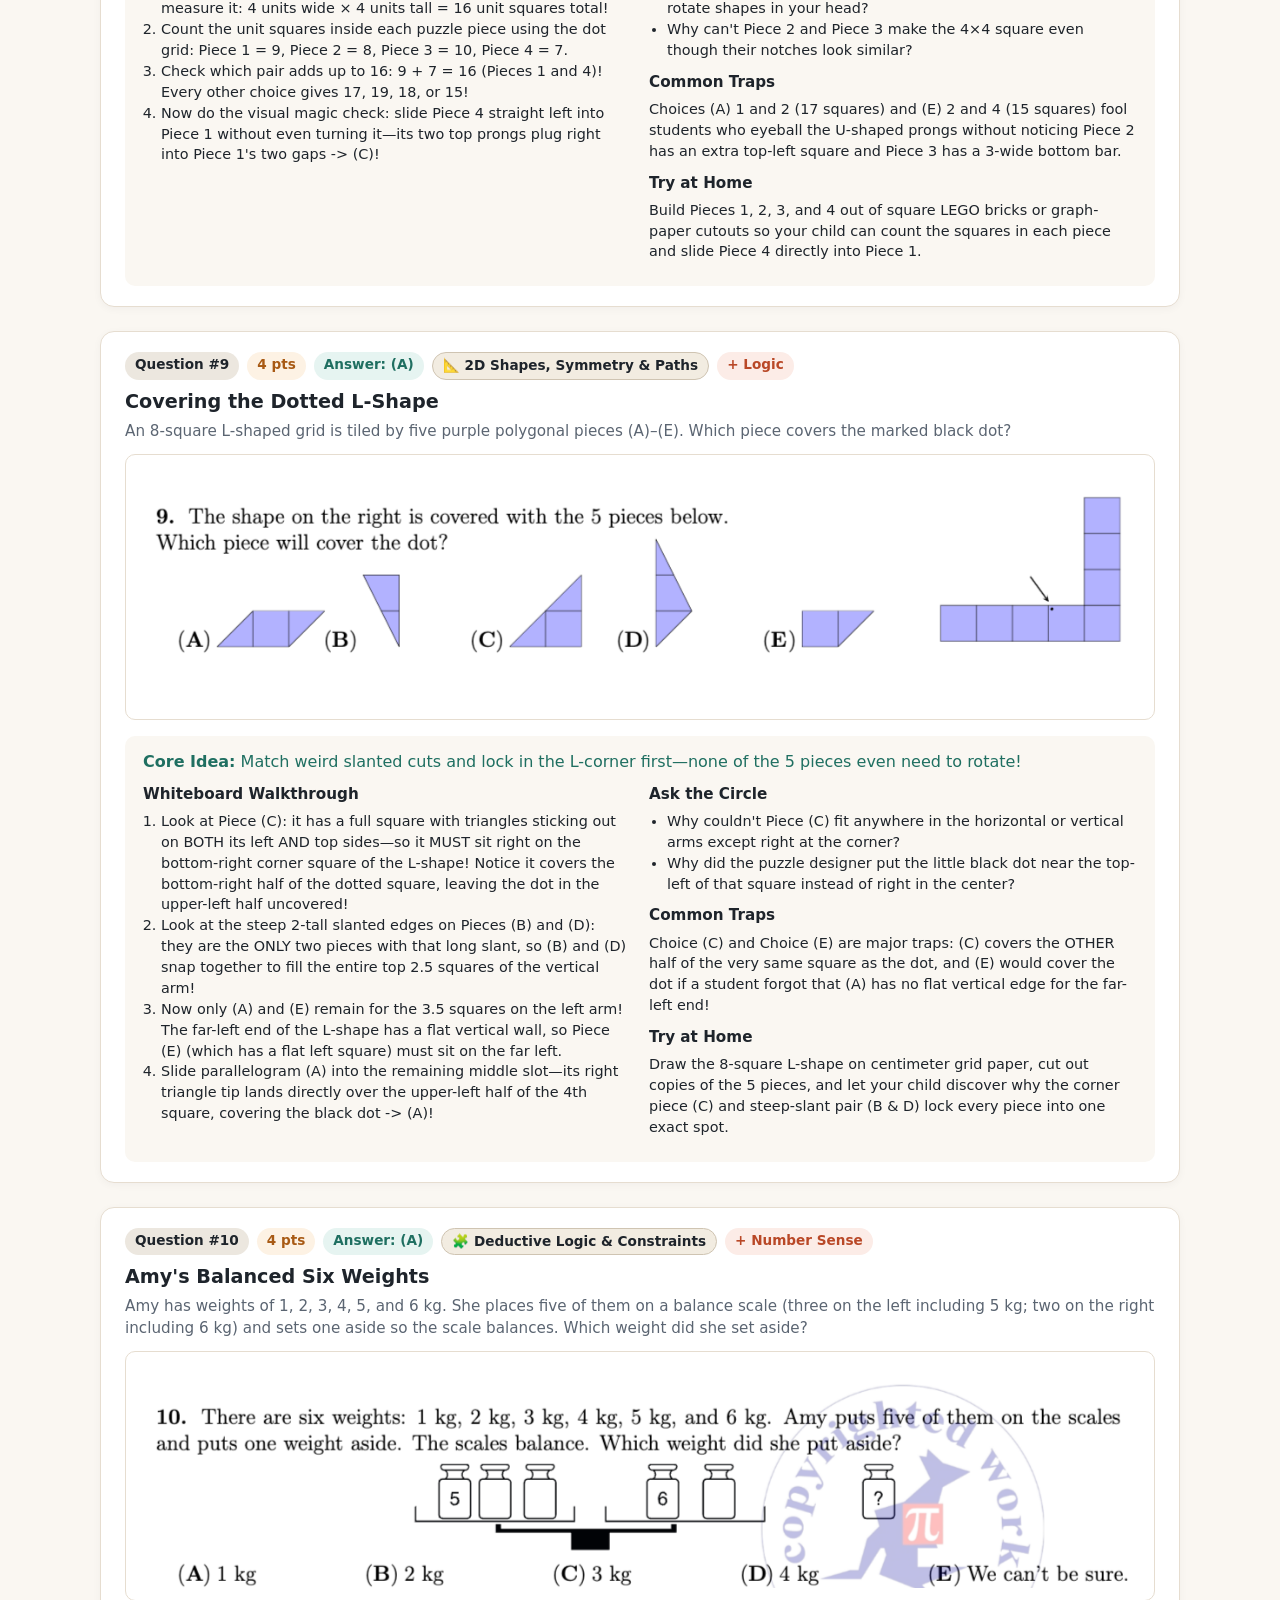
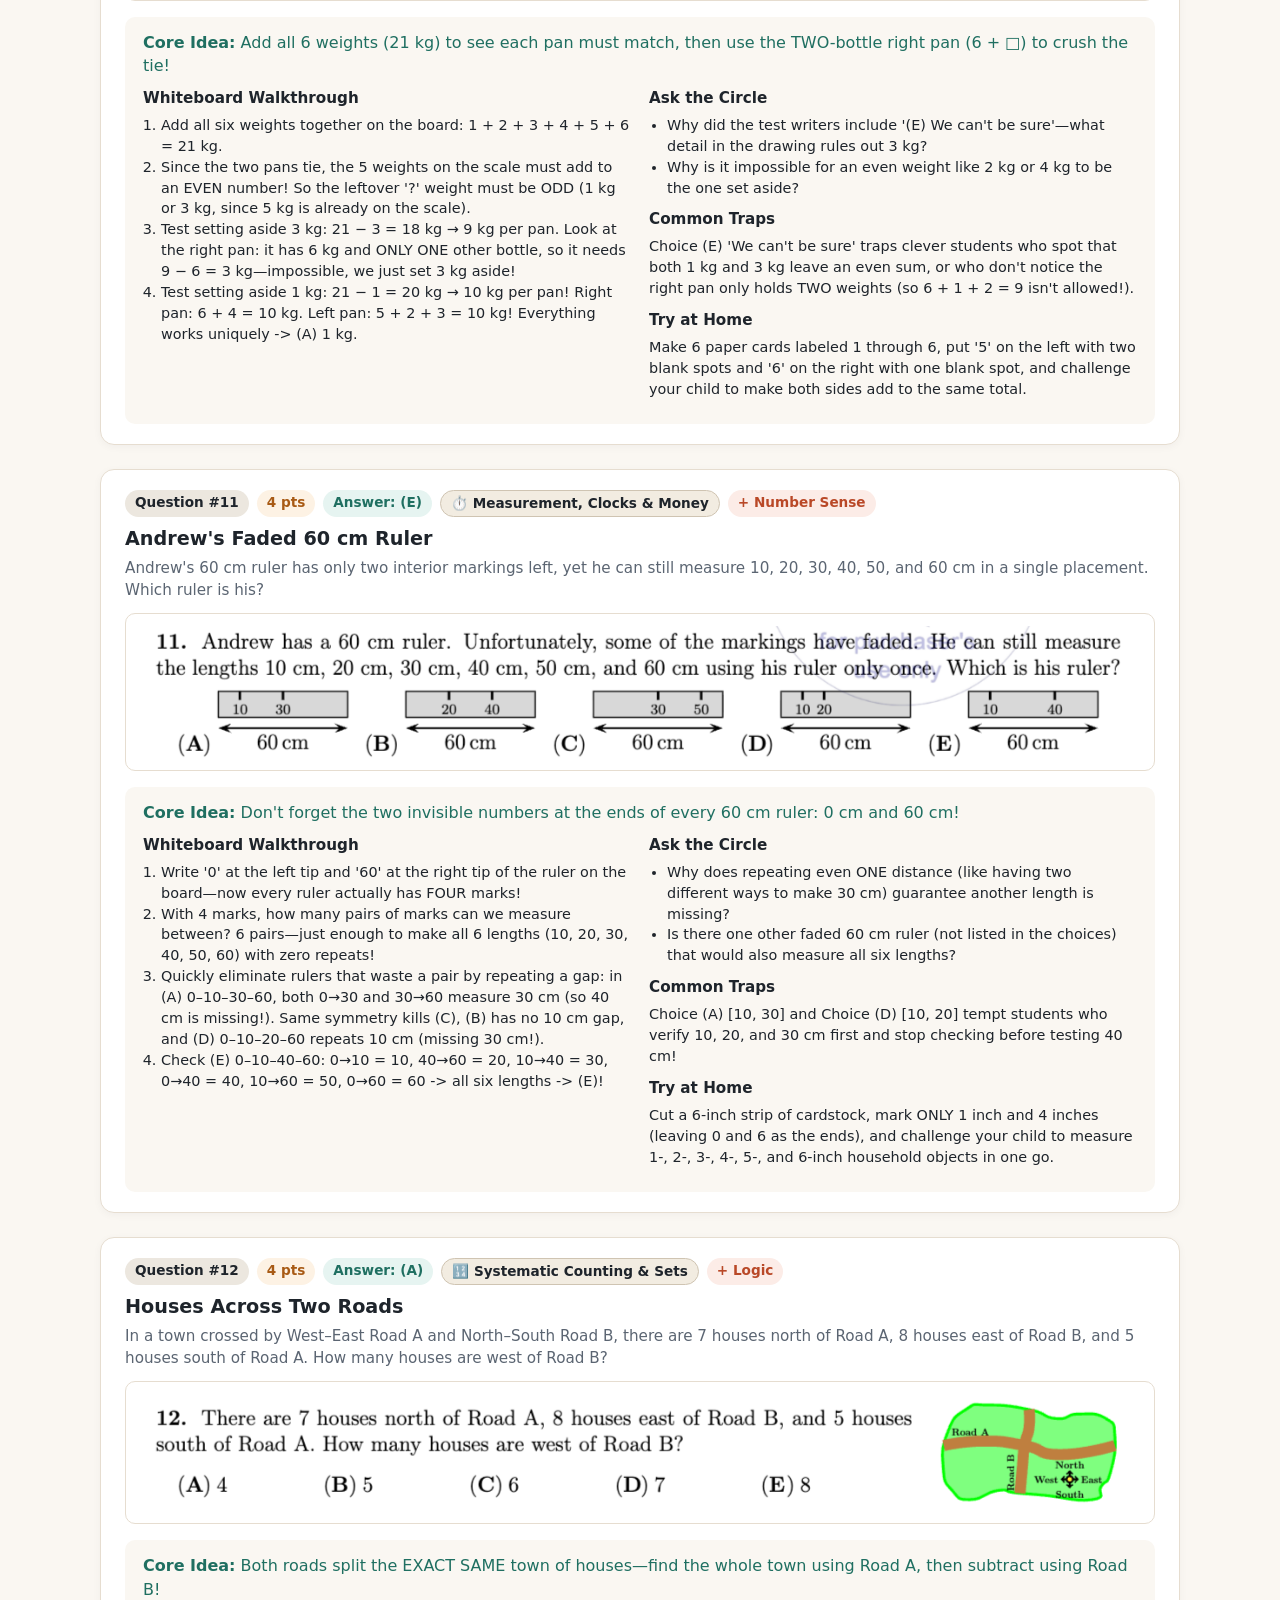
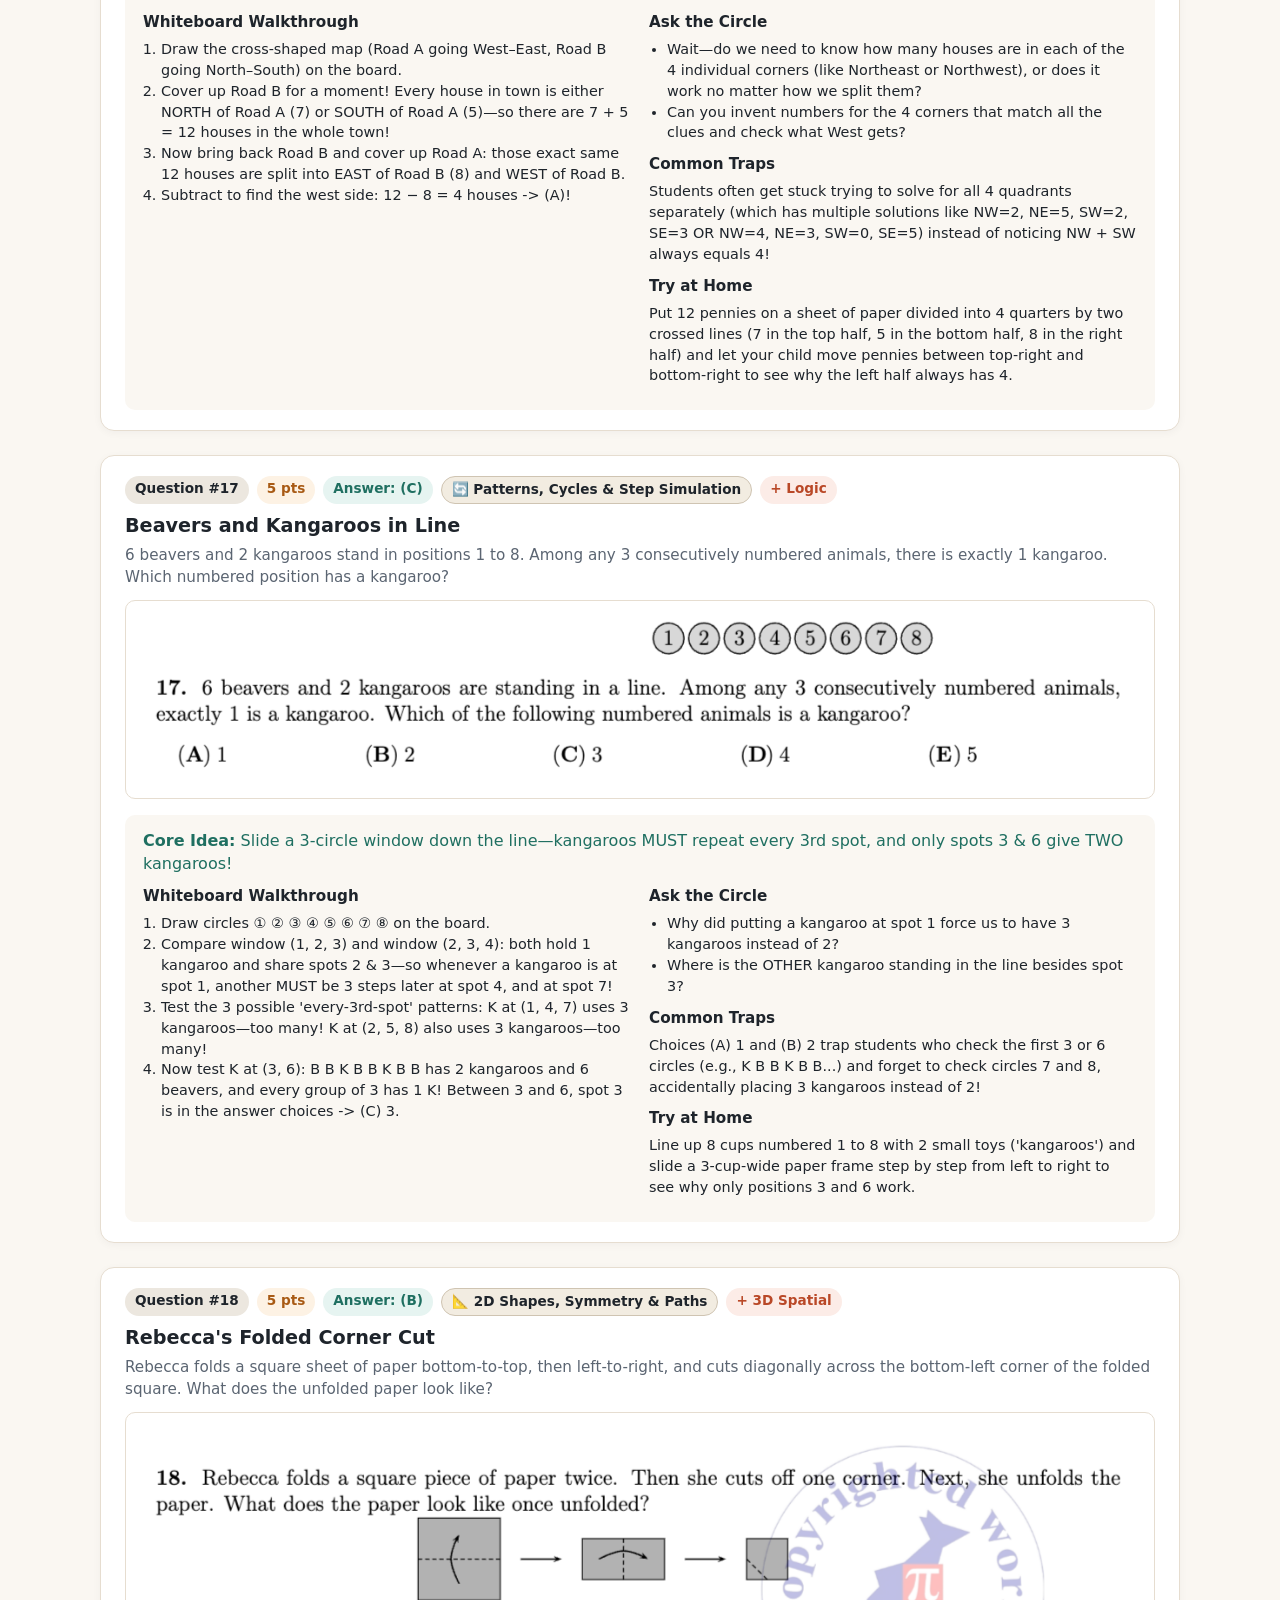
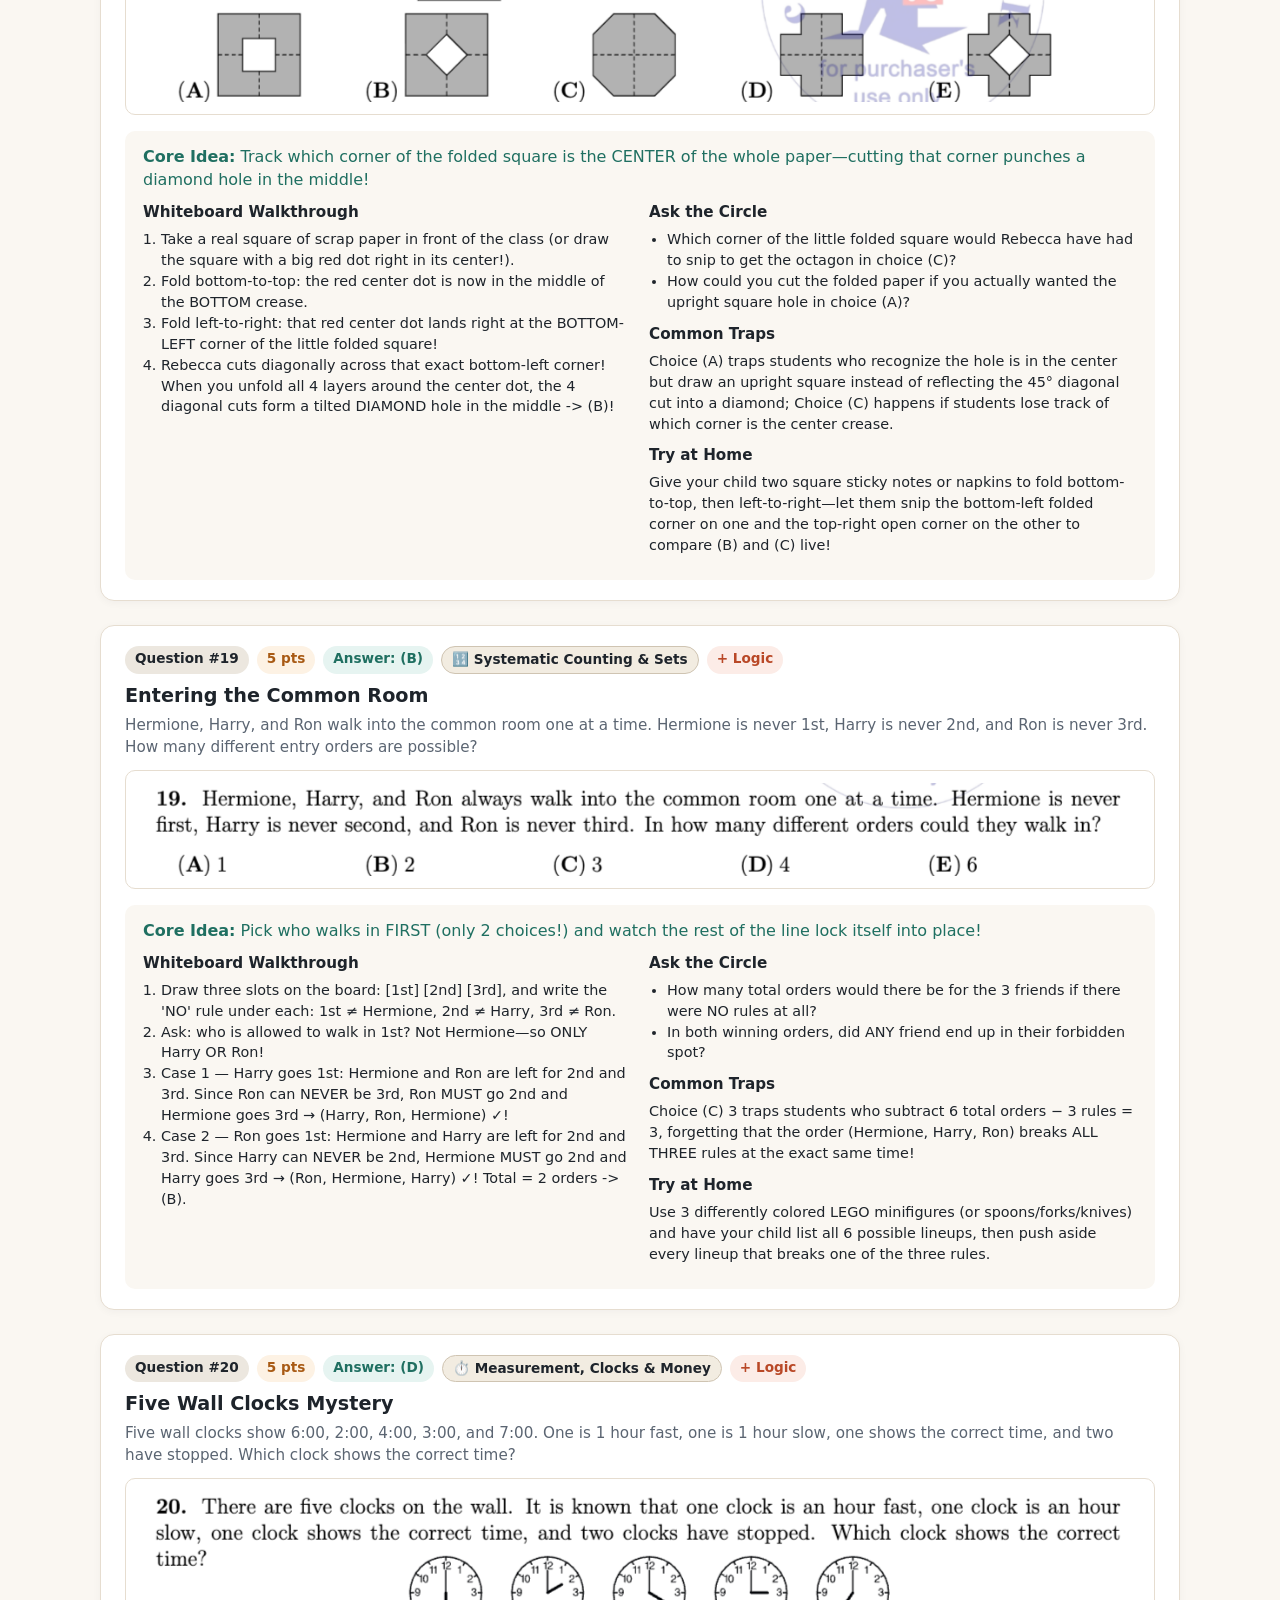
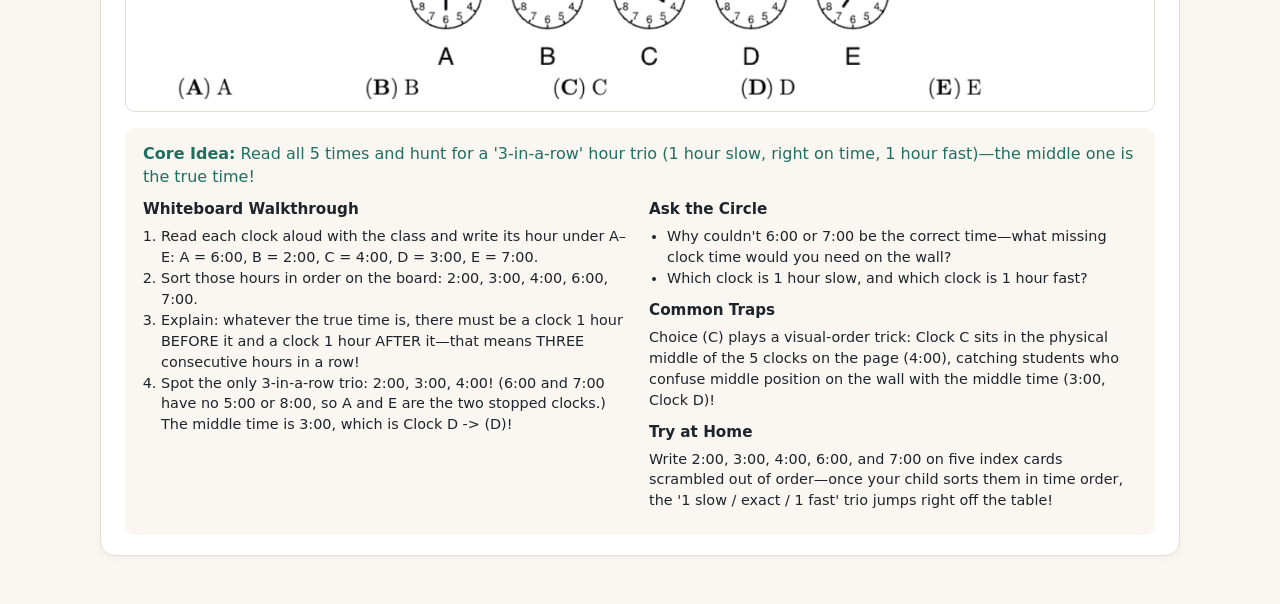
<file: webapp/packs/2023-g34-part1/preview.html>
<!doctype html>
<html lang="en">
<head>
  <meta charset="utf-8" />
  <meta name="viewport" content="width=device-width, initial-scale=1" />
  <title>Preview: Math Kangaroo 2023 (Grades 3–4) · Part 1</title>
  <style>
    body {
      font-family: -apple-system, BlinkMacSystemFont, "Segoe UI", system-ui, sans-serif;
      background: #FAF7F2;
      color: #1E242B;
      margin: 0;
      padding: 24px;
      line-height: 1.45;
    }
    .wrap { max-width: 1080px; margin: 0 auto; }
    .page-head {
      background: #fff;
      border: 1px solid #E6DDD0;
      border-radius: 14px;
      padding: 20px 24px;
      margin-bottom: 24px;
    }
    .page-head h1 { margin: 0 0 6px; font-size: 1.5rem; }
    .page-head p { margin: 0; color: #5B6572; }
    .card {
      background: #fff;
      border: 1px solid #E6DDD0;
      border-radius: 14px;
      padding: 20px 24px;
      margin-bottom: 24px;
      box-shadow: 0 2px 8px rgba(30, 36, 43, 0.04);
    }
    .card-head h2 { margin: 8px 0 4px; font-size: 1.2rem; }
    .summary { margin: 0 0 12px; color: #5B6572; font-size: 0.95rem; }
    .badges { display: flex; flex-wrap: wrap; gap: 8px; }
    .badge {
      display: inline-block;
      padding: 3px 10px;
      border-radius: 999px;
      font-weight: 700;
      font-size: 0.85rem;
    }
    .qnum { background: #ECE7DF; color: #1E242B; }
    .pts { background: #FDF2E4; color: #A85A14; }
    .ans { background: #E6F4F1; color: #1F6F61; }
    .qcls { background: #F2ECE1; color: #1E242B; border: 1px solid #CFC4B2; }
    .qsec { background: #FCECE7; color: #B94827; }
    .img-wrap {
      border: 1px solid #E6DDD0;
      border-radius: 10px;
      padding: 12px;
      background: #fff;
      text-align: center;
      margin-bottom: 16px;
    }
    .img-wrap img { max-width: 100%; height: auto; display: block; margin: 0 auto; }
    .guide { background: #FAF7F2; border-radius: 10px; padding: 14px 18px; }
    .headline { margin: 0 0 10px; color: #1F6F61; }
    .cols { display: grid; grid-template-columns: 1fr 1fr; gap: 18px; }
    .cols h3 { margin: 0 0 6px; font-size: 0.95rem; }
    .cols ol, .cols ul, .cols p { margin: 0 0 10px; padding-left: 18px; font-size: 0.9rem; }
    .cols p { padding-left: 0; }
    @media (max-width: 760px) { .cols { grid-template-columns: 1fr; } }
  </style>
</head>
<body>
  <div class="wrap">
    <header class="page-head">
      <h1>Math Kangaroo 2023 (Grades 3–4) · Part 1 — Crop &amp; Answer Verification Sheet</h1>
      <p>First 4 problems in each point section (Questions 1–4, 9–12, 17–20) · 12 questions · Max Score: 48 (positive-only)</p>
    </header>
    
            <article class="card">
              <header class="card-head">
                <div class="badges">
                  <span class="badge qnum">Question #1</span>
                  <span class="badge pts">3 pts</span>
                  <span class="badge ans">Answer: (D)</span>
                  <span class="badge qcls">🧩 Deductive Logic &amp; Constraints</span>
                  <span class="badge qsec">+ Measurement</span>
                </div>
                <h2>Zoe&#x27;s Five Burning Candles</h2>
                <p class="summary">Zoe lit 5 identical candles at the same time, and they stopped burning at different times. Looking at their remaining heights, which candle stopped burning first?</p>
              </header>
              <div class="img-wrap">
                <img src="images/q01.png" alt="Question 1" loading="lazy" />
              </div>
              <section class="guide">
                <p class="headline"><strong>Core Idea:</strong> Burning longer makes a candle shorter—so the candle that went out FIRST is the TALLEST one left!</p>
                <div class="cols">
                  <div>
                    <h3>Whiteboard Walkthrough</h3>
                    <ol><li>Draw 5 tall equal rectangles on the board to show how all 5 candles looked at the exact moment Zoe lit them.</li><li>Erase a little from the top of one candle and a lot from another: ask the kids which one stayed lit longer!</li><li>Flip the question: stopping FIRST means burning for the SHORTEST time, so it lost the least wax.</li><li>Compare the 5 candles in the picture—candle D stands tallest above all the others -&gt; (D).</li></ol>
                  </div>
                  <div>
                    <h3>Ask the Circle</h3>
                    <ul><li>Why is it super tempting to pick (E) at first glance—what question would (E) actually answer?</li><li>Can you put all 5 candles in order from the first one that went out to the very last one?</li></ul>
                    <h3>Common Traps</h3>
                    <p>Choice (E) is the classic fast-reader trap: students equate &#x27;first&#x27; with &#x27;smallest&#x27; and pick the shortest candle, which actually burned the longest and went out last!</p>
                    <h3>Try at Home</h3><p>Give your child two identical new crayons (or ice pops) and ask: if everyone starts coloring at the same time and one person stops after a minute, whose crayon stays tallest?</p>
                  </div>
                </div>
              </section>
            </article>
            
            <article class="card">
              <header class="card-head">
                <div class="badges">
                  <span class="badge qnum">Question #2</span>
                  <span class="badge pts">3 pts</span>
                  <span class="badge ans">Answer: (C)</span>
                  <span class="badge qcls">⚖️ Number Sense, Equations &amp; Grids</span>
                  <span class="badge qsec">+ Measurement</span>
                </div>
                <h2>Mystery Kangaroo Coins</h2>
                <p class="summary">Six coins satisfy 20 + 10 + 10 + ? + ? + 1 = 51, where both &#x27;?&#x27; coins have the same value. What is the value of one &#x27;?&#x27; coin?</p>
              </header>
              <div class="img-wrap">
                <img src="images/q02.png" alt="Question 2" loading="lazy" />
              </div>
              <section class="guide">
                <p class="headline"><strong>Core Idea:</strong> Add up all the coins you already know first, then split the leftover total evenly between the two twin &#x27;?&#x27; coins!</p>
                <div class="cols">
                  <div>
                    <h3>Whiteboard Walkthrough</h3>
                    <ol><li>Circle the four known coins on the board and add them together: 20 + 10 + 10 + 1 = 41.</li><li>Find how much value is still missing to reach 51: 51 − 41 = 10.</li><li>Point to the TWO &#x27;?&#x27; coins: together they equal 10, and both coins match!</li><li>Split 10 into two equal halves: 10 ÷ 2 = 5 -&gt; check 41 + 5 + 5 = 51 -&gt; (C).</li></ol>
                  </div>
                  <div>
                    <h3>Ask the Circle</h3>
                    <ul><li>Why is 10 a sneaky wrong answer even though 41 + 10 = 51?</li><li>How can the ones digit &#x27;1&#x27; in 51 help you spot right away that the known &#x27;1&#x27; coin cancels it out?</li></ul>
                    <h3>Common Traps</h3>
                    <p>Choice (D) 10 traps students who correctly compute 51 − 41 = 10 and circle 10 immediately, forgetting that TWO equal &#x27;?&#x27; coins share that 10!</p>
                    <h3>Try at Home</h3><p>Lay out real coins or paper tokens labeled 20, 10, 10, and 1, cover two matching mystery tokens with small cups, and have your child figure out what must hide under each cup to reach 51.</p>
                  </div>
                </div>
              </section>
            </article>
            
            <article class="card">
              <header class="card-head">
                <div class="badges">
                  <span class="badge qnum">Question #3</span>
                  <span class="badge pts">3 pts</span>
                  <span class="badge ans">Answer: (B)</span>
                  <span class="badge qcls">⏱️ Measurement, Clocks &amp; Money</span>
                  <span class="badge qsec">+ 2D Shapes</span>
                </div>
                <h2>Spinning Clock Peek-Holes</h2>
                <p class="summary">A gray circle with 2 holes sits over a clock face, revealing 1 and 5. When the gray circle rotates around its center, which pair of numbers can be seen at the same time?</p>
              </header>
              <div class="img-wrap">
                <img src="images/q03.png" alt="Question 3" loading="lazy" />
              </div>
              <section class="guide">
                <p class="headline"><strong>Core Idea:</strong> Spinning the cover never stretches or shrinks the gap between the two holes—they always stay 4 hours apart!</p>
                <div class="cols">
                  <div>
                    <h3>Whiteboard Walkthrough</h3>
                    <ol><li>Point to 1 and 5 on the clock face and count the hour steps clockwise from 1 to 5: 1 → 2 → 3 → 4 → 5 is a gap of 4 steps!</li><li>Ask: when we spin the gray cardboard circle around the center dot, do the two holes move closer together or stay 4 steps apart? They stay locked 4 steps apart!</li><li>Test each answer choice by counting the hour steps between its two numbers: (A) 4 to 9 is 5; (B) 5 to 9 is 4!</li><li>Quickly verify the rest fail: (C) 5 to 10 is 5, (D) 6 to 9 is 3, (E) 7 to 12 is 5 -&gt; (B) 5 and 9.</li></ol>
                  </div>
                  <div>
                    <h3>Ask the Circle</h3>
                    <ul><li>What if one hole landed on 10—which TWO different numbers could the other hole show depending on which way the card was turned?</li><li>Why did the &#x27;5&#x27; look upside-down in the picture?</li></ul>
                    <h3>Common Traps</h3>
                    <p>Choice (A) 4 and 9 and (C) 5 and 10 trap students who count the numbers IN BETWEEN (1, 2, 3, 4, 5 looks like &#x27;5 numbers&#x27; if you count both endpoints) instead of counting 4 hour jumps!</p>
                    <h3>Try at Home</h3><p>Cut a paper circle to cover a wall clock or drawn clock face, poke two viewing holes over 1 and 5, and let your child spin it around a pencil tip at the center to see every pair that appears.</p>
                  </div>
                </div>
              </section>
            </article>
            
            <article class="card">
              <header class="card-head">
                <div class="badges">
                  <span class="badge qnum">Question #4</span>
                  <span class="badge pts">3 pts</span>
                  <span class="badge ans">Answer: (C)</span>
                  <span class="badge qcls">📐 2D Shapes, Symmetry &amp; Paths</span>
                  <span class="badge qsec">+ Number Sense</span>
                </div>
                <h2>Alice&#x27;s Square Puzzle Pair</h2>
                <p class="summary">Alice has 4 polyomino puzzle pieces drawn on dot grids. Which 2 pieces fit together to form the 4×4 square?</p>
              </header>
              <div class="img-wrap">
                <img src="images/q04.png" alt="Question 4" loading="lazy" />
              </div>
              <section class="guide">
                <p class="headline"><strong>Core Idea:</strong> Count unit squares first! A 4×4 square needs 16 little squares, and ONLY pieces 1 and 4 add up to 16!</p>
                <div class="cols">
                  <div>
                    <h3>Whiteboard Walkthrough</h3>
                    <ol><li>Use the tiny dots around the target square on the right to measure it: 4 units wide × 4 units tall = 16 unit squares total!</li><li>Count the unit squares inside each puzzle piece using the dot grid: Piece 1 = 9, Piece 2 = 8, Piece 3 = 10, Piece 4 = 7.</li><li>Check which pair adds up to 16: 9 + 7 = 16 (Pieces 1 and 4)! Every other choice gives 17, 19, 18, or 15!</li><li>Now do the visual magic check: slide Piece 4 straight left into Piece 1 without even turning it—its two top prongs plug right into Piece 1&#x27;s two gaps -&gt; (C)!</li></ol>
                  </div>
                  <div>
                    <h3>Ask the Circle</h3>
                    <ul><li>Why is counting squares such a superpower before trying to rotate shapes in your head?</li><li>Why can&#x27;t Piece 2 and Piece 3 make the 4×4 square even though their notches look similar?</li></ul>
                    <h3>Common Traps</h3>
                    <p>Choices (A) 1 and 2 (17 squares) and (E) 2 and 4 (15 squares) fool students who eyeball the U-shaped prongs without noticing Piece 2 has an extra top-left square and Piece 3 has a 3-wide bottom bar.</p>
                    <h3>Try at Home</h3><p>Build Pieces 1, 2, 3, and 4 out of square LEGO bricks or graph-paper cutouts so your child can count the squares in each piece and slide Piece 4 directly into Piece 1.</p>
                  </div>
                </div>
              </section>
            </article>
            
            <article class="card">
              <header class="card-head">
                <div class="badges">
                  <span class="badge qnum">Question #9</span>
                  <span class="badge pts">4 pts</span>
                  <span class="badge ans">Answer: (A)</span>
                  <span class="badge qcls">📐 2D Shapes, Symmetry &amp; Paths</span>
                  <span class="badge qsec">+ Logic</span>
                </div>
                <h2>Covering the Dotted L-Shape</h2>
                <p class="summary">An 8-square L-shaped grid is tiled by five purple polygonal pieces (A)–(E). Which piece covers the marked black dot?</p>
              </header>
              <div class="img-wrap">
                <img src="images/q09.png" alt="Question 9" loading="lazy" />
              </div>
              <section class="guide">
                <p class="headline"><strong>Core Idea:</strong> Match weird slanted cuts and lock in the L-corner first—none of the 5 pieces even need to rotate!</p>
                <div class="cols">
                  <div>
                    <h3>Whiteboard Walkthrough</h3>
                    <ol><li>Look at Piece (C): it has a full square with triangles sticking out on BOTH its left AND top sides—so it MUST sit right on the bottom-right corner square of the L-shape! Notice it covers the bottom-right half of the dotted square, leaving the dot in the upper-left half uncovered!</li><li>Look at the steep 2-tall slanted edges on Pieces (B) and (D): they are the ONLY two pieces with that long slant, so (B) and (D) snap together to fill the entire top 2.5 squares of the vertical arm!</li><li>Now only (A) and (E) remain for the 3.5 squares on the left arm! The far-left end of the L-shape has a flat vertical wall, so Piece (E) (which has a flat left square) must sit on the far left.</li><li>Slide parallelogram (A) into the remaining middle slot—its right triangle tip lands directly over the upper-left half of the 4th square, covering the black dot -&gt; (A)!</li></ol>
                  </div>
                  <div>
                    <h3>Ask the Circle</h3>
                    <ul><li>Why couldn&#x27;t Piece (C) fit anywhere in the horizontal or vertical arms except right at the corner?</li><li>Why did the puzzle designer put the little black dot near the top-left of that square instead of right in the center?</li></ul>
                    <h3>Common Traps</h3>
                    <p>Choice (C) and Choice (E) are major traps: (C) covers the OTHER half of the very same square as the dot, and (E) would cover the dot if a student forgot that (A) has no flat vertical edge for the far-left end!</p>
                    <h3>Try at Home</h3><p>Draw the 8-square L-shape on centimeter grid paper, cut out copies of the 5 pieces, and let your child discover why the corner piece (C) and steep-slant pair (B &amp; D) lock every piece into one exact spot.</p>
                  </div>
                </div>
              </section>
            </article>
            
            <article class="card">
              <header class="card-head">
                <div class="badges">
                  <span class="badge qnum">Question #10</span>
                  <span class="badge pts">4 pts</span>
                  <span class="badge ans">Answer: (A)</span>
                  <span class="badge qcls">🧩 Deductive Logic &amp; Constraints</span>
                  <span class="badge qsec">+ Number Sense</span>
                </div>
                <h2>Amy&#x27;s Balanced Six Weights</h2>
                <p class="summary">Amy has weights of 1, 2, 3, 4, 5, and 6 kg. She places five of them on a balance scale (three on the left including 5 kg; two on the right including 6 kg) and sets one aside so the scale balances. Which weight did she set aside?</p>
              </header>
              <div class="img-wrap">
                <img src="images/q10.png" alt="Question 10" loading="lazy" />
              </div>
              <section class="guide">
                <p class="headline"><strong>Core Idea:</strong> Add all 6 weights (21 kg) to see each pan must match, then use the TWO-bottle right pan (6 + □) to crush the tie!</p>
                <div class="cols">
                  <div>
                    <h3>Whiteboard Walkthrough</h3>
                    <ol><li>Add all six weights together on the board: 1 + 2 + 3 + 4 + 5 + 6 = 21 kg.</li><li>Since the two pans tie, the 5 weights on the scale must add to an EVEN number! So the leftover &#x27;?&#x27; weight must be ODD (1 kg or 3 kg, since 5 kg is already on the scale).</li><li>Test setting aside 3 kg: 21 − 3 = 18 kg → 9 kg per pan. Look at the right pan: it has 6 kg and ONLY ONE other bottle, so it needs 9 − 6 = 3 kg—impossible, we just set 3 kg aside!</li><li>Test setting aside 1 kg: 21 − 1 = 20 kg → 10 kg per pan! Right pan: 6 + 4 = 10 kg. Left pan: 5 + 2 + 3 = 10 kg! Everything works uniquely -&gt; (A) 1 kg.</li></ol>
                  </div>
                  <div>
                    <h3>Ask the Circle</h3>
                    <ul><li>Why did the test writers include &#x27;(E) We can&#x27;t be sure&#x27;—what detail in the drawing rules out 3 kg?</li><li>Why is it impossible for an even weight like 2 kg or 4 kg to be the one set aside?</li></ul>
                    <h3>Common Traps</h3>
                    <p>Choice (E) &#x27;We can&#x27;t be sure&#x27; traps clever students who spot that both 1 kg and 3 kg leave an even sum, or who don&#x27;t notice the right pan only holds TWO weights (so 6 + 1 + 2 = 9 isn&#x27;t allowed!).</p>
                    <h3>Try at Home</h3><p>Make 6 paper cards labeled 1 through 6, put &#x27;5&#x27; on the left with two blank spots and &#x27;6&#x27; on the right with one blank spot, and challenge your child to make both sides add to the same total.</p>
                  </div>
                </div>
              </section>
            </article>
            
            <article class="card">
              <header class="card-head">
                <div class="badges">
                  <span class="badge qnum">Question #11</span>
                  <span class="badge pts">4 pts</span>
                  <span class="badge ans">Answer: (E)</span>
                  <span class="badge qcls">⏱️ Measurement, Clocks &amp; Money</span>
                  <span class="badge qsec">+ Number Sense</span>
                </div>
                <h2>Andrew&#x27;s Faded 60 cm Ruler</h2>
                <p class="summary">Andrew&#x27;s 60 cm ruler has only two interior markings left, yet he can still measure 10, 20, 30, 40, 50, and 60 cm in a single placement. Which ruler is his?</p>
              </header>
              <div class="img-wrap">
                <img src="images/q11.png" alt="Question 11" loading="lazy" />
              </div>
              <section class="guide">
                <p class="headline"><strong>Core Idea:</strong> Don&#x27;t forget the two invisible numbers at the ends of every 60 cm ruler: 0 cm and 60 cm!</p>
                <div class="cols">
                  <div>
                    <h3>Whiteboard Walkthrough</h3>
                    <ol><li>Write &#x27;0&#x27; at the left tip and &#x27;60&#x27; at the right tip of the ruler on the board—now every ruler actually has FOUR marks!</li><li>With 4 marks, how many pairs of marks can we measure between? 6 pairs—just enough to make all 6 lengths (10, 20, 30, 40, 50, 60) with zero repeats!</li><li>Quickly eliminate rulers that waste a pair by repeating a gap: in (A) 0–10–30–60, both 0→30 and 30→60 measure 30 cm (so 40 cm is missing!). Same symmetry kills (C), (B) has no 10 cm gap, and (D) 0–10–20–60 repeats 10 cm (missing 30 cm!).</li><li>Check (E) 0–10–40–60: 0→10 = 10, 40→60 = 20, 10→40 = 30, 0→40 = 40, 10→60 = 50, 0→60 = 60 -&gt; all six lengths -&gt; (E)!</li></ol>
                  </div>
                  <div>
                    <h3>Ask the Circle</h3>
                    <ul><li>Why does repeating even ONE distance (like having two different ways to make 30 cm) guarantee another length is missing?</li><li>Is there one other faded 60 cm ruler (not listed in the choices) that would also measure all six lengths?</li></ul>
                    <h3>Common Traps</h3>
                    <p>Choice (A) [10, 30] and Choice (D) [10, 20] tempt students who verify 10, 20, and 30 cm first and stop checking before testing 40 cm!</p>
                    <h3>Try at Home</h3><p>Cut a 6-inch strip of cardstock, mark ONLY 1 inch and 4 inches (leaving 0 and 6 as the ends), and challenge your child to measure 1-, 2-, 3-, 4-, 5-, and 6-inch household objects in one go.</p>
                  </div>
                </div>
              </section>
            </article>
            
            <article class="card">
              <header class="card-head">
                <div class="badges">
                  <span class="badge qnum">Question #12</span>
                  <span class="badge pts">4 pts</span>
                  <span class="badge ans">Answer: (A)</span>
                  <span class="badge qcls">🔢 Systematic Counting &amp; Sets</span>
                  <span class="badge qsec">+ Logic</span>
                </div>
                <h2>Houses Across Two Roads</h2>
                <p class="summary">In a town crossed by West–East Road A and North–South Road B, there are 7 houses north of Road A, 8 houses east of Road B, and 5 houses south of Road A. How many houses are west of Road B?</p>
              </header>
              <div class="img-wrap">
                <img src="images/q12.png" alt="Question 12" loading="lazy" />
              </div>
              <section class="guide">
                <p class="headline"><strong>Core Idea:</strong> Both roads split the EXACT SAME town of houses—find the whole town using Road A, then subtract using Road B!</p>
                <div class="cols">
                  <div>
                    <h3>Whiteboard Walkthrough</h3>
                    <ol><li>Draw the cross-shaped map (Road A going West–East, Road B going North–South) on the board.</li><li>Cover up Road B for a moment! Every house in town is either NORTH of Road A (7) or SOUTH of Road A (5)—so there are 7 + 5 = 12 houses in the whole town!</li><li>Now bring back Road B and cover up Road A: those exact same 12 houses are split into EAST of Road B (8) and WEST of Road B.</li><li>Subtract to find the west side: 12 − 8 = 4 houses -&gt; (A)!</li></ol>
                  </div>
                  <div>
                    <h3>Ask the Circle</h3>
                    <ul><li>Wait—do we need to know how many houses are in each of the 4 individual corners (like Northeast or Northwest), or does it work no matter how we split them?</li><li>Can you invent numbers for the 4 corners that match all the clues and check what West gets?</li></ul>
                    <h3>Common Traps</h3>
                    <p>Students often get stuck trying to solve for all 4 quadrants separately (which has multiple solutions like NW=2, NE=5, SW=2, SE=3 OR NW=4, NE=3, SW=0, SE=5) instead of noticing NW + SW always equals 4!</p>
                    <h3>Try at Home</h3><p>Put 12 pennies on a sheet of paper divided into 4 quarters by two crossed lines (7 in the top half, 5 in the bottom half, 8 in the right half) and let your child move pennies between top-right and bottom-right to see why the left half always has 4.</p>
                  </div>
                </div>
              </section>
            </article>
            
            <article class="card">
              <header class="card-head">
                <div class="badges">
                  <span class="badge qnum">Question #17</span>
                  <span class="badge pts">5 pts</span>
                  <span class="badge ans">Answer: (C)</span>
                  <span class="badge qcls">🔄 Patterns, Cycles &amp; Step Simulation</span>
                  <span class="badge qsec">+ Logic</span>
                </div>
                <h2>Beavers and Kangaroos in Line</h2>
                <p class="summary">6 beavers and 2 kangaroos stand in positions 1 to 8. Among any 3 consecutively numbered animals, there is exactly 1 kangaroo. Which numbered position has a kangaroo?</p>
              </header>
              <div class="img-wrap">
                <img src="images/q17.png" alt="Question 17" loading="lazy" />
              </div>
              <section class="guide">
                <p class="headline"><strong>Core Idea:</strong> Slide a 3-circle window down the line—kangaroos MUST repeat every 3rd spot, and only spots 3 &amp; 6 give TWO kangaroos!</p>
                <div class="cols">
                  <div>
                    <h3>Whiteboard Walkthrough</h3>
                    <ol><li>Draw circles ① ② ③ ④ ⑤ ⑥ ⑦ ⑧ on the board.</li><li>Compare window (1, 2, 3) and window (2, 3, 4): both hold 1 kangaroo and share spots 2 &amp; 3—so whenever a kangaroo is at spot 1, another MUST be 3 steps later at spot 4, and at spot 7!</li><li>Test the 3 possible &#x27;every-3rd-spot&#x27; patterns: K at (1, 4, 7) uses 3 kangaroos—too many! K at (2, 5, 8) also uses 3 kangaroos—too many!</li><li>Now test K at (3, 6): B B K B B K B B has 2 kangaroos and 6 beavers, and every group of 3 has 1 K! Between 3 and 6, spot 3 is in the answer choices -&gt; (C) 3.</li></ol>
                  </div>
                  <div>
                    <h3>Ask the Circle</h3>
                    <ul><li>Why did putting a kangaroo at spot 1 force us to have 3 kangaroos instead of 2?</li><li>Where is the OTHER kangaroo standing in the line besides spot 3?</li></ul>
                    <h3>Common Traps</h3>
                    <p>Choices (A) 1 and (B) 2 trap students who check the first 3 or 6 circles (e.g., K B B K B B...) and forget to check circles 7 and 8, accidentally placing 3 kangaroos instead of 2!</p>
                    <h3>Try at Home</h3><p>Line up 8 cups numbered 1 to 8 with 2 small toys (&#x27;kangaroos&#x27;) and slide a 3-cup-wide paper frame step by step from left to right to see why only positions 3 and 6 work.</p>
                  </div>
                </div>
              </section>
            </article>
            
            <article class="card">
              <header class="card-head">
                <div class="badges">
                  <span class="badge qnum">Question #18</span>
                  <span class="badge pts">5 pts</span>
                  <span class="badge ans">Answer: (B)</span>
                  <span class="badge qcls">📐 2D Shapes, Symmetry &amp; Paths</span>
                  <span class="badge qsec">+ 3D Spatial</span>
                </div>
                <h2>Rebecca&#x27;s Folded Corner Cut</h2>
                <p class="summary">Rebecca folds a square sheet of paper bottom-to-top, then left-to-right, and cuts diagonally across the bottom-left corner of the folded square. What does the unfolded paper look like?</p>
              </header>
              <div class="img-wrap">
                <img src="images/q18.png" alt="Question 18" loading="lazy" />
              </div>
              <section class="guide">
                <p class="headline"><strong>Core Idea:</strong> Track which corner of the folded square is the CENTER of the whole paper—cutting that corner punches a diamond hole in the middle!</p>
                <div class="cols">
                  <div>
                    <h3>Whiteboard Walkthrough</h3>
                    <ol><li>Take a real square of scrap paper in front of the class (or draw the square with a big red dot right in its center!).</li><li>Fold bottom-to-top: the red center dot is now in the middle of the BOTTOM crease.</li><li>Fold left-to-right: that red center dot lands right at the BOTTOM-LEFT corner of the little folded square!</li><li>Rebecca cuts diagonally across that exact bottom-left corner! When you unfold all 4 layers around the center dot, the 4 diagonal cuts form a tilted DIAMOND hole in the middle -&gt; (B)!</li></ol>
                  </div>
                  <div>
                    <h3>Ask the Circle</h3>
                    <ul><li>Which corner of the little folded square would Rebecca have had to snip to get the octagon in choice (C)?</li><li>How could you cut the folded paper if you actually wanted the upright square hole in choice (A)?</li></ul>
                    <h3>Common Traps</h3>
                    <p>Choice (A) traps students who recognize the hole is in the center but draw an upright square instead of reflecting the 45° diagonal cut into a diamond; Choice (C) happens if students lose track of which corner is the center crease.</p>
                    <h3>Try at Home</h3><p>Give your child two square sticky notes or napkins to fold bottom-to-top, then left-to-right—let them snip the bottom-left folded corner on one and the top-right open corner on the other to compare (B) and (C) live!</p>
                  </div>
                </div>
              </section>
            </article>
            
            <article class="card">
              <header class="card-head">
                <div class="badges">
                  <span class="badge qnum">Question #19</span>
                  <span class="badge pts">5 pts</span>
                  <span class="badge ans">Answer: (B)</span>
                  <span class="badge qcls">🔢 Systematic Counting &amp; Sets</span>
                  <span class="badge qsec">+ Logic</span>
                </div>
                <h2>Entering the Common Room</h2>
                <p class="summary">Hermione, Harry, and Ron walk into the common room one at a time. Hermione is never 1st, Harry is never 2nd, and Ron is never 3rd. How many different entry orders are possible?</p>
              </header>
              <div class="img-wrap">
                <img src="images/q19.png" alt="Question 19" loading="lazy" />
              </div>
              <section class="guide">
                <p class="headline"><strong>Core Idea:</strong> Pick who walks in FIRST (only 2 choices!) and watch the rest of the line lock itself into place!</p>
                <div class="cols">
                  <div>
                    <h3>Whiteboard Walkthrough</h3>
                    <ol><li>Draw three slots on the board: [1st] [2nd] [3rd], and write the &#x27;NO&#x27; rule under each: 1st ≠ Hermione, 2nd ≠ Harry, 3rd ≠ Ron.</li><li>Ask: who is allowed to walk in 1st? Not Hermione—so ONLY Harry OR Ron!</li><li>Case 1 — Harry goes 1st: Hermione and Ron are left for 2nd and 3rd. Since Ron can NEVER be 3rd, Ron MUST go 2nd and Hermione goes 3rd → (Harry, Ron, Hermione) ✓!</li><li>Case 2 — Ron goes 1st: Hermione and Harry are left for 2nd and 3rd. Since Harry can NEVER be 2nd, Hermione MUST go 2nd and Harry goes 3rd → (Ron, Hermione, Harry) ✓! Total = 2 orders -&gt; (B).</li></ol>
                  </div>
                  <div>
                    <h3>Ask the Circle</h3>
                    <ul><li>How many total orders would there be for the 3 friends if there were NO rules at all?</li><li>In both winning orders, did ANY friend end up in their forbidden spot?</li></ul>
                    <h3>Common Traps</h3>
                    <p>Choice (C) 3 traps students who subtract 6 total orders − 3 rules = 3, forgetting that the order (Hermione, Harry, Ron) breaks ALL THREE rules at the exact same time!</p>
                    <h3>Try at Home</h3><p>Use 3 differently colored LEGO minifigures (or spoons/forks/knives) and have your child list all 6 possible lineups, then push aside every lineup that breaks one of the three rules.</p>
                  </div>
                </div>
              </section>
            </article>
            
            <article class="card">
              <header class="card-head">
                <div class="badges">
                  <span class="badge qnum">Question #20</span>
                  <span class="badge pts">5 pts</span>
                  <span class="badge ans">Answer: (D)</span>
                  <span class="badge qcls">⏱️ Measurement, Clocks &amp; Money</span>
                  <span class="badge qsec">+ Logic</span>
                </div>
                <h2>Five Wall Clocks Mystery</h2>
                <p class="summary">Five wall clocks show 6:00, 2:00, 4:00, 3:00, and 7:00. One is 1 hour fast, one is 1 hour slow, one shows the correct time, and two have stopped. Which clock shows the correct time?</p>
              </header>
              <div class="img-wrap">
                <img src="images/q20.png" alt="Question 20" loading="lazy" />
              </div>
              <section class="guide">
                <p class="headline"><strong>Core Idea:</strong> Read all 5 times and hunt for a &#x27;3-in-a-row&#x27; hour trio (1 hour slow, right on time, 1 hour fast)—the middle one is the true time!</p>
                <div class="cols">
                  <div>
                    <h3>Whiteboard Walkthrough</h3>
                    <ol><li>Read each clock aloud with the class and write its hour under A–E: A = 6:00, B = 2:00, C = 4:00, D = 3:00, E = 7:00.</li><li>Sort those hours in order on the board: 2:00, 3:00, 4:00, 6:00, 7:00.</li><li>Explain: whatever the true time is, there must be a clock 1 hour BEFORE it and a clock 1 hour AFTER it—that means THREE consecutive hours in a row!</li><li>Spot the only 3-in-a-row trio: 2:00, 3:00, 4:00! (6:00 and 7:00 have no 5:00 or 8:00, so A and E are the two stopped clocks.) The middle time is 3:00, which is Clock D -&gt; (D)!</li></ol>
                  </div>
                  <div>
                    <h3>Ask the Circle</h3>
                    <ul><li>Why couldn&#x27;t 6:00 or 7:00 be the correct time—what missing clock time would you need on the wall?</li><li>Which clock is 1 hour slow, and which clock is 1 hour fast?</li></ul>
                    <h3>Common Traps</h3>
                    <p>Choice (C) plays a visual-order trick: Clock C sits in the physical middle of the 5 clocks on the page (4:00), catching students who confuse middle position on the wall with the middle time (3:00, Clock D)!</p>
                    <h3>Try at Home</h3><p>Write 2:00, 3:00, 4:00, 6:00, and 7:00 on five index cards scrambled out of order—once your child sorts them in time order, the &#x27;1 slow / exact / 1 fast&#x27; trio jumps right off the table!</p>
                  </div>
                </div>
              </section>
            </article>
            
  </div>
</body>
</html>
</file>
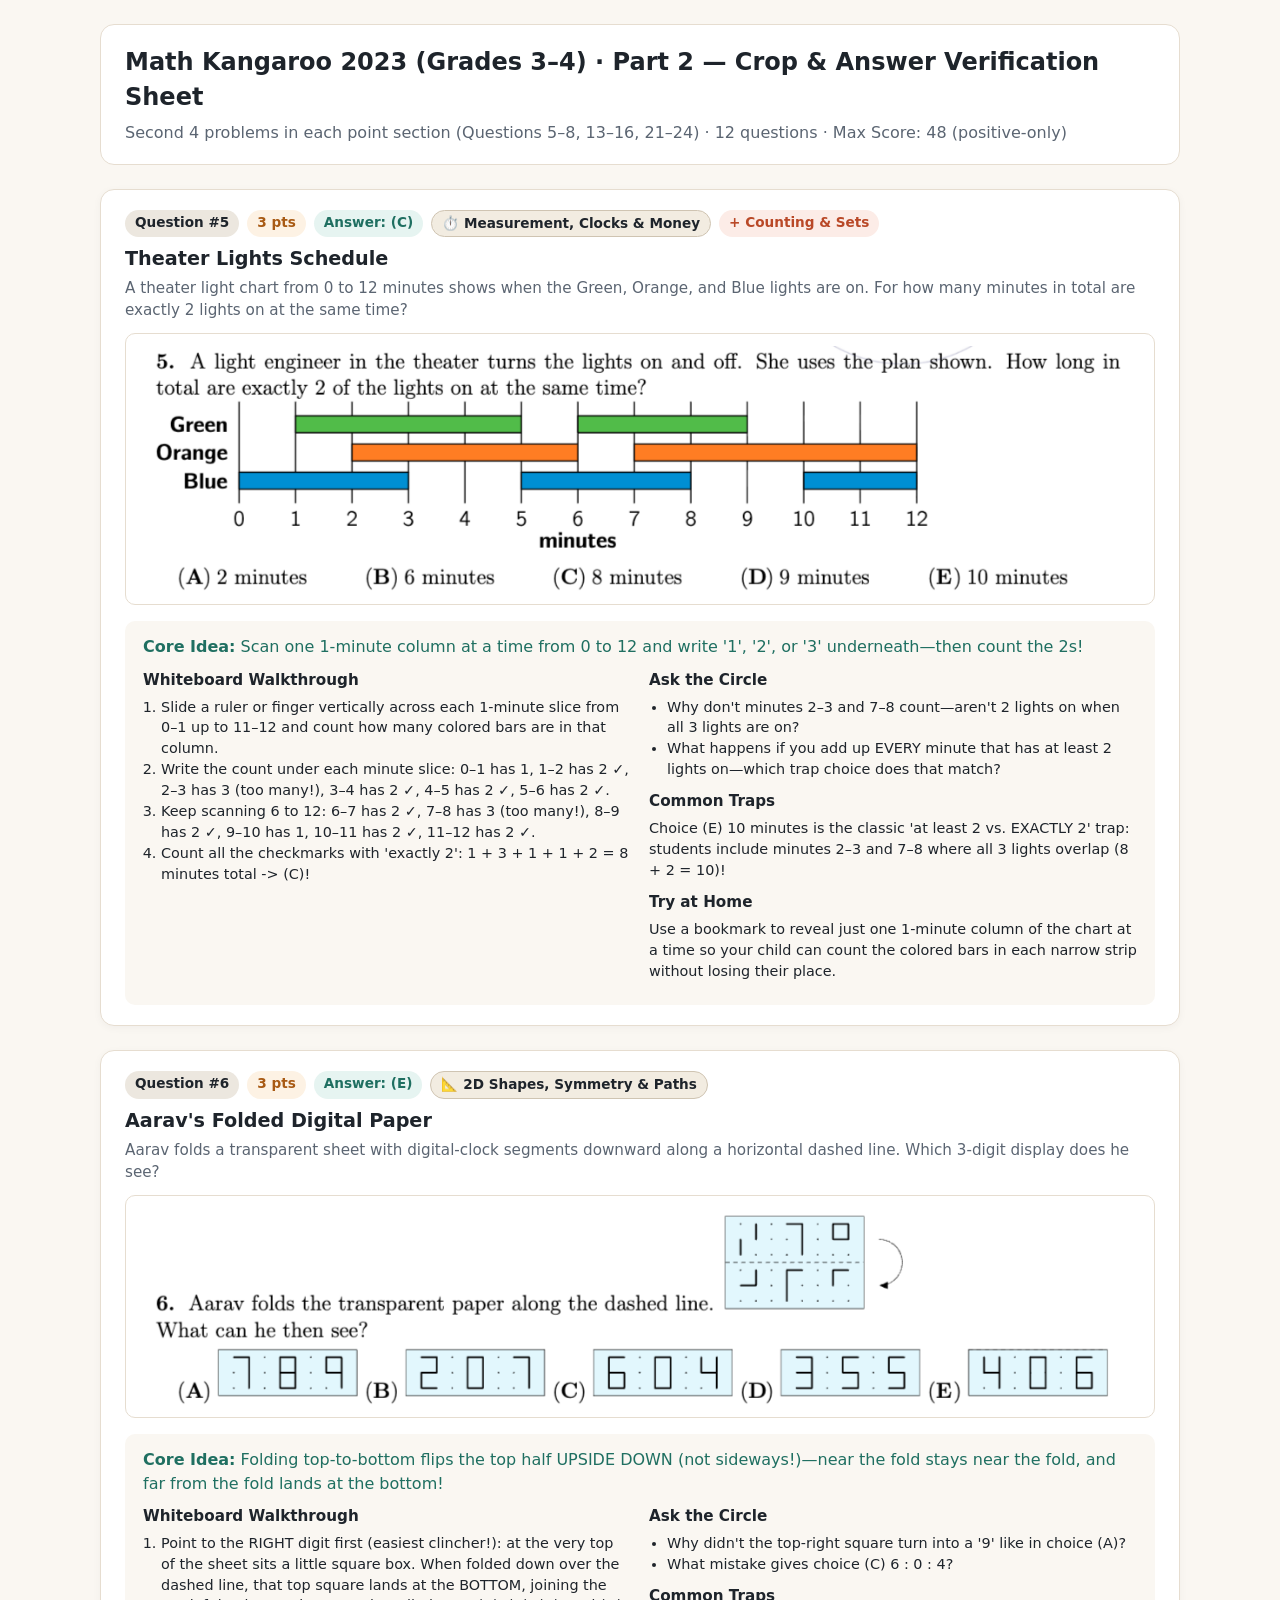
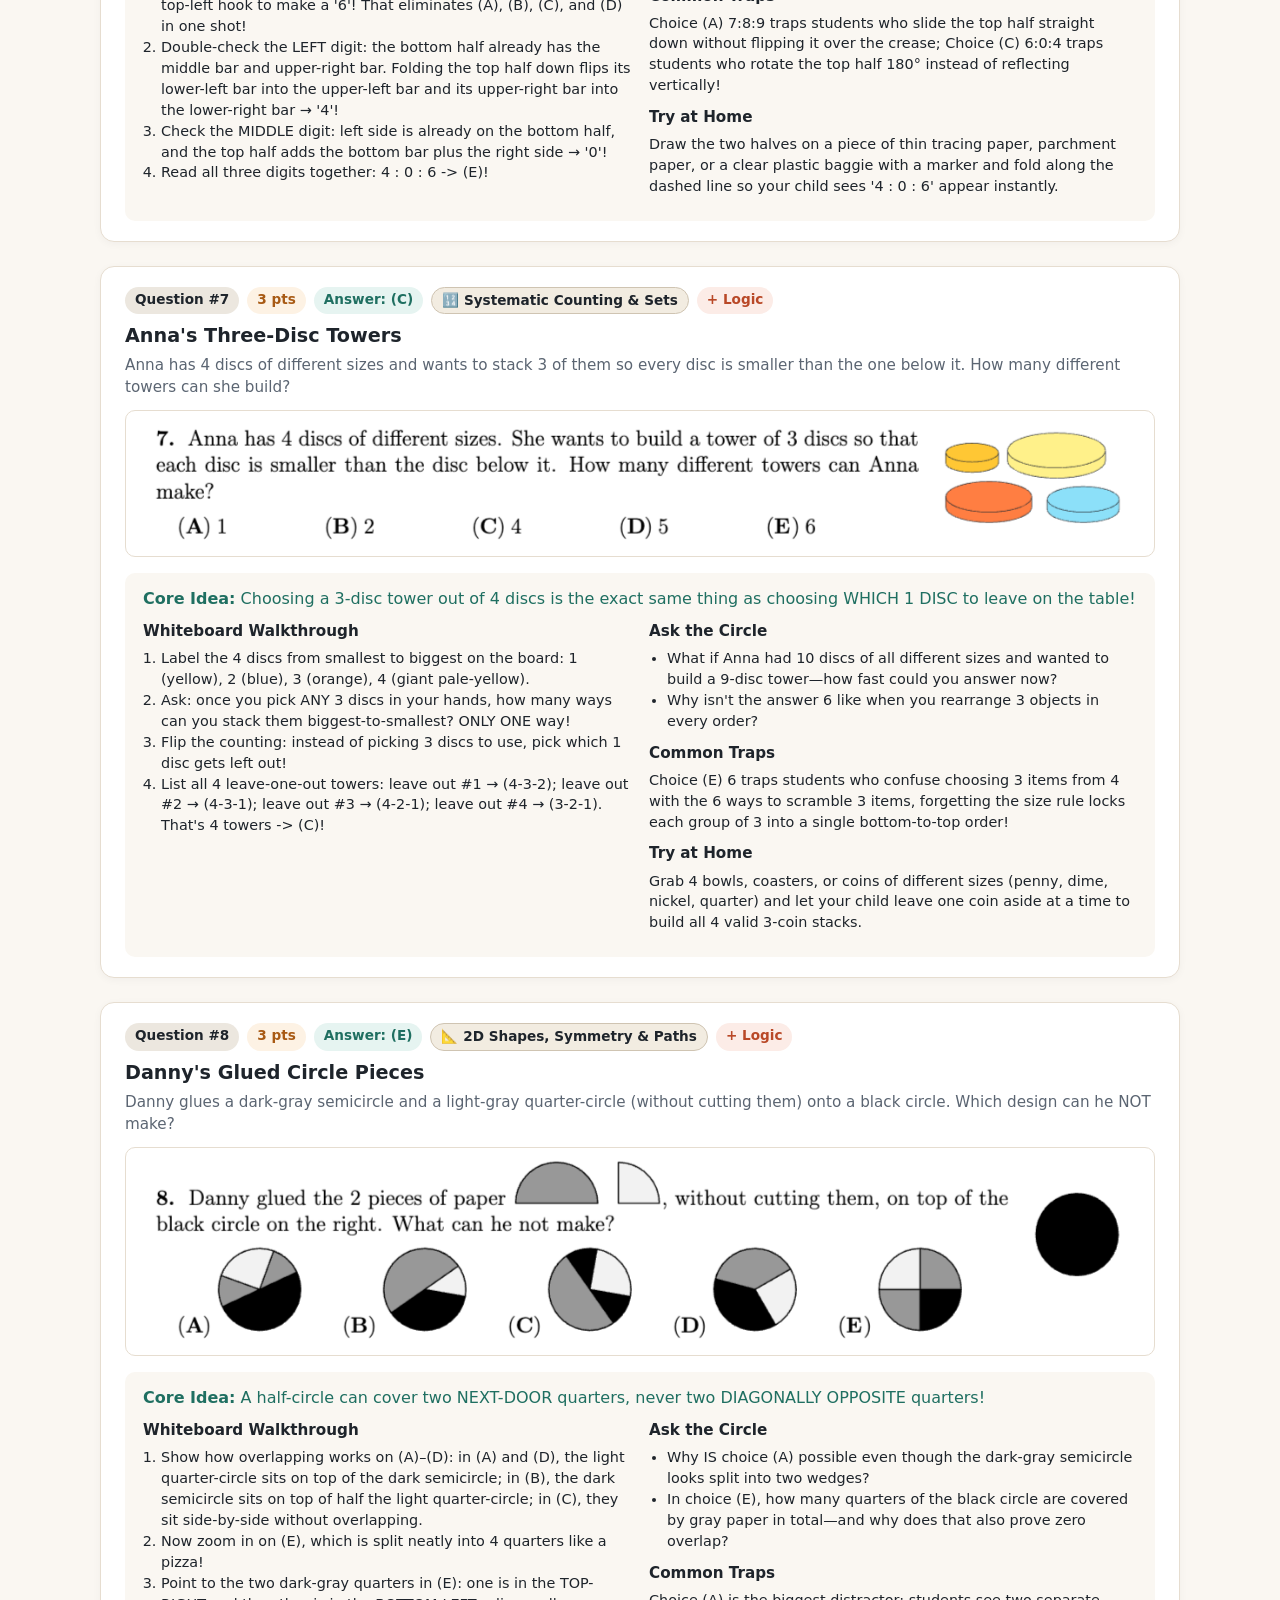
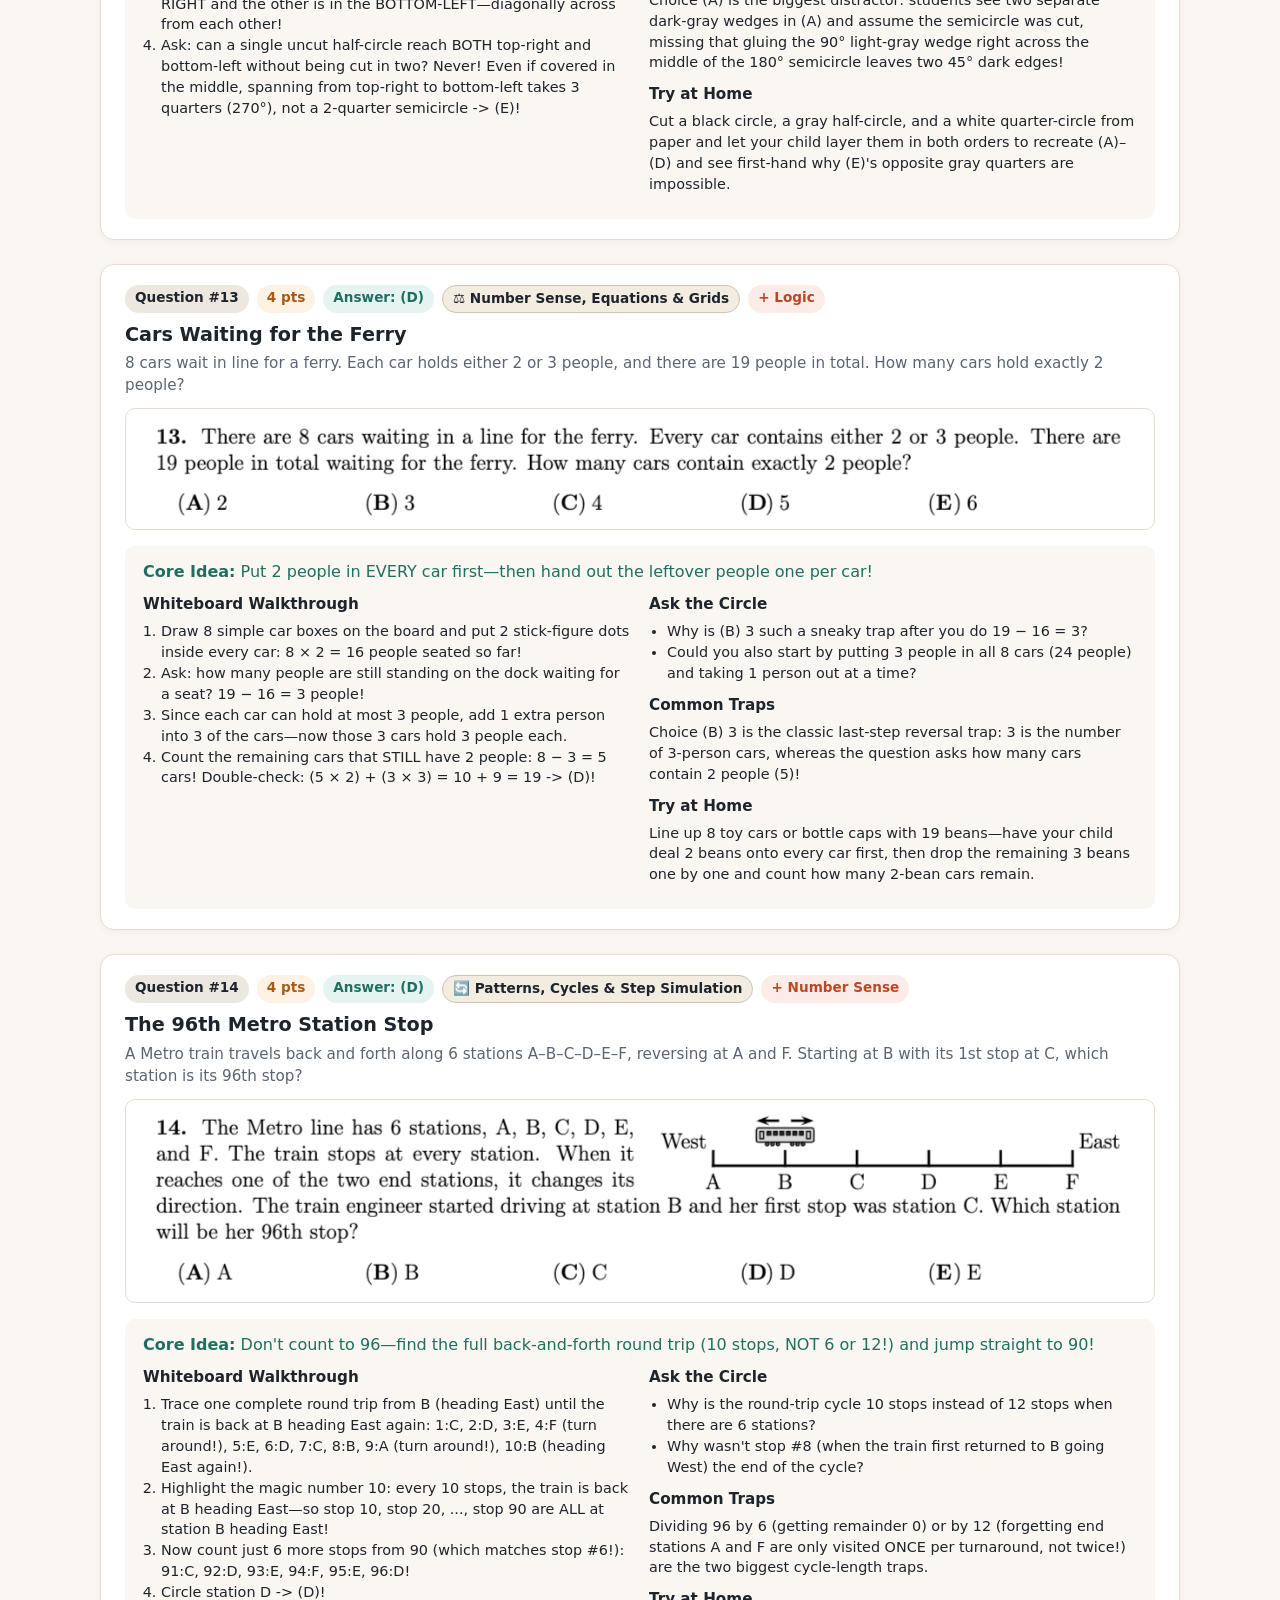
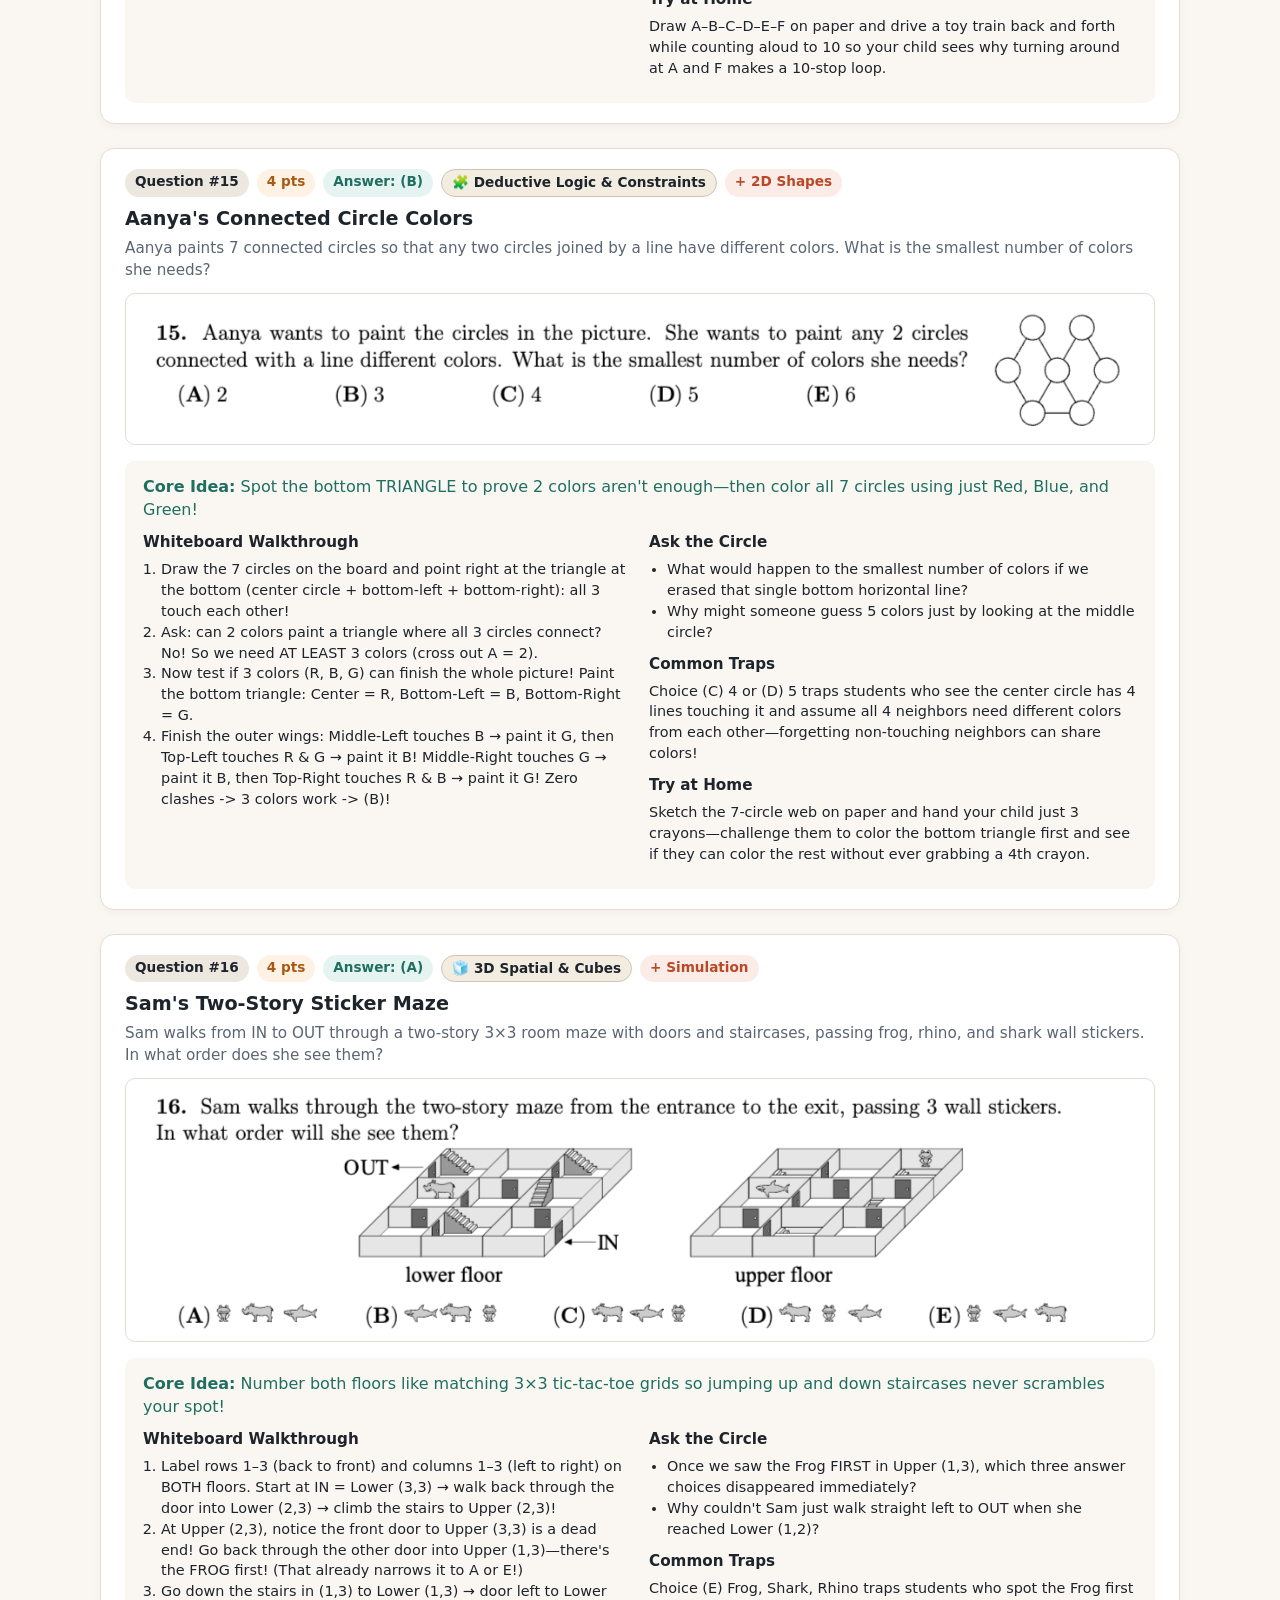
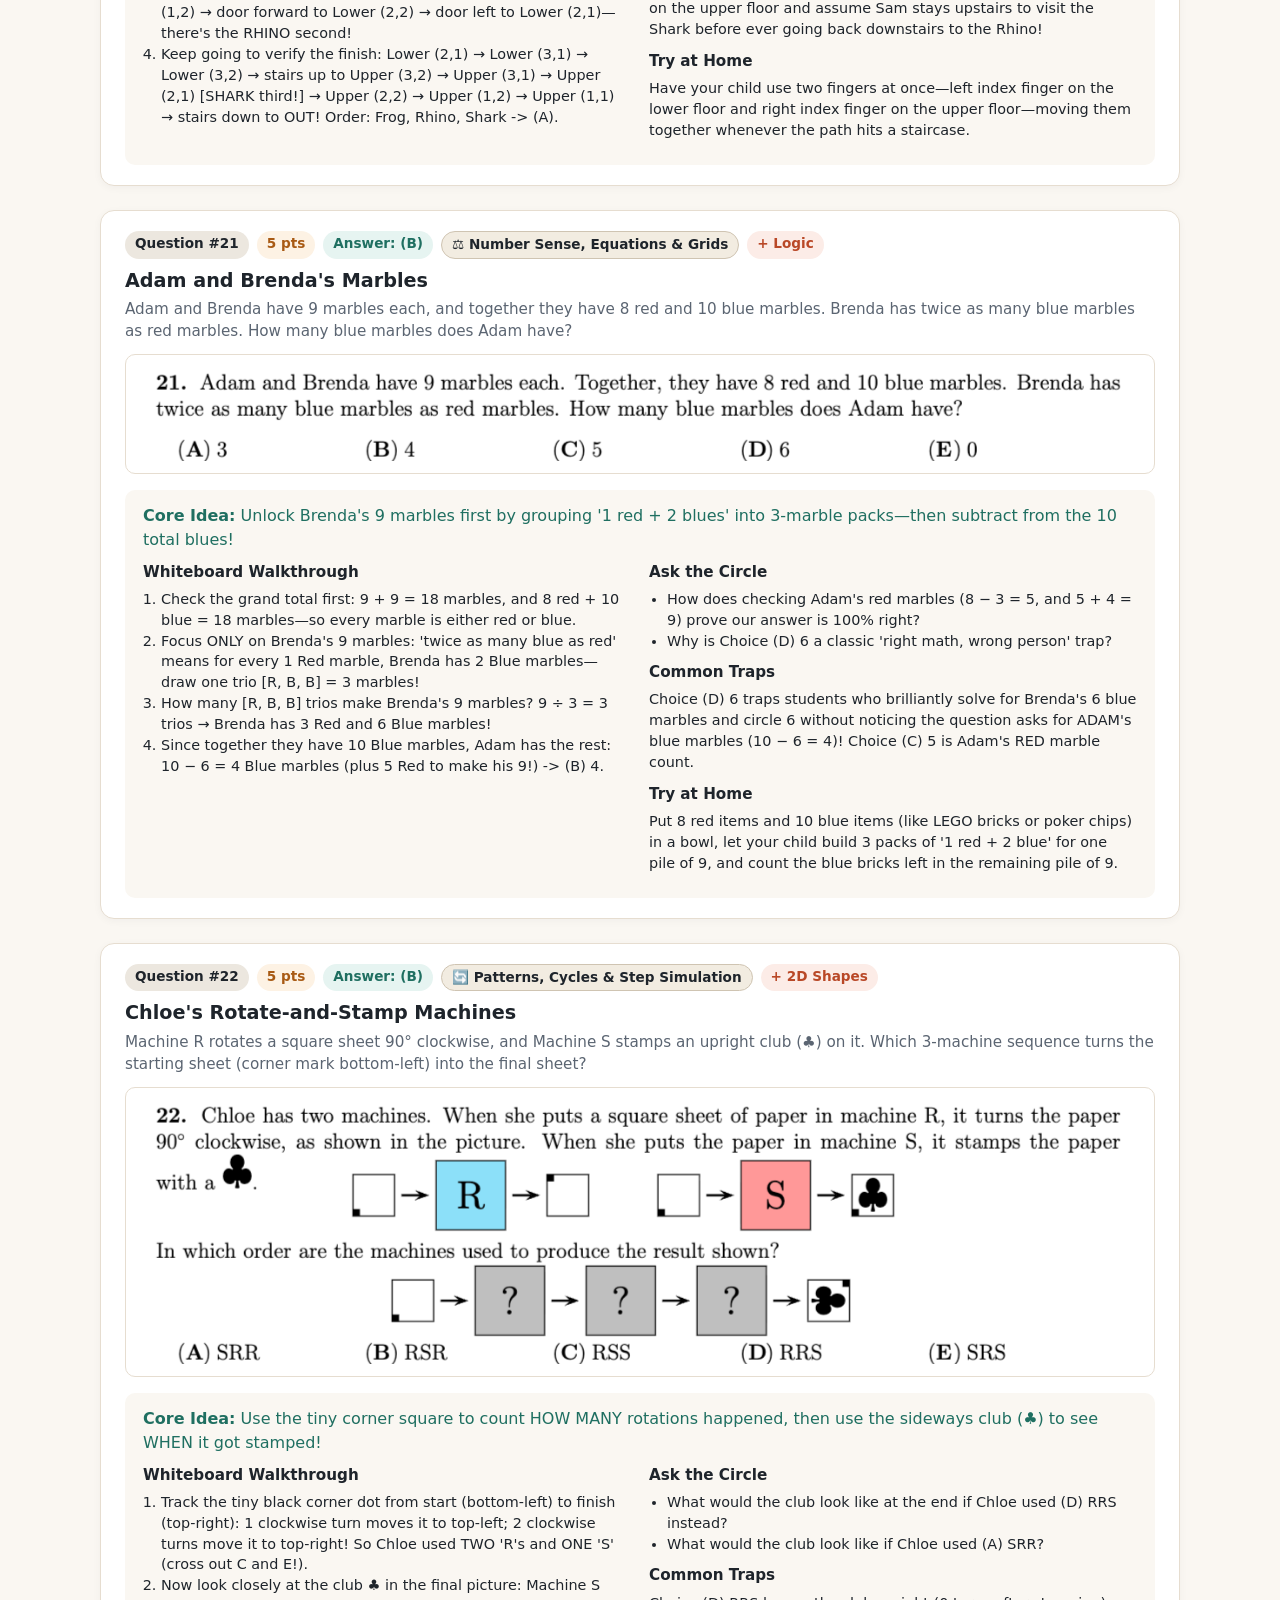
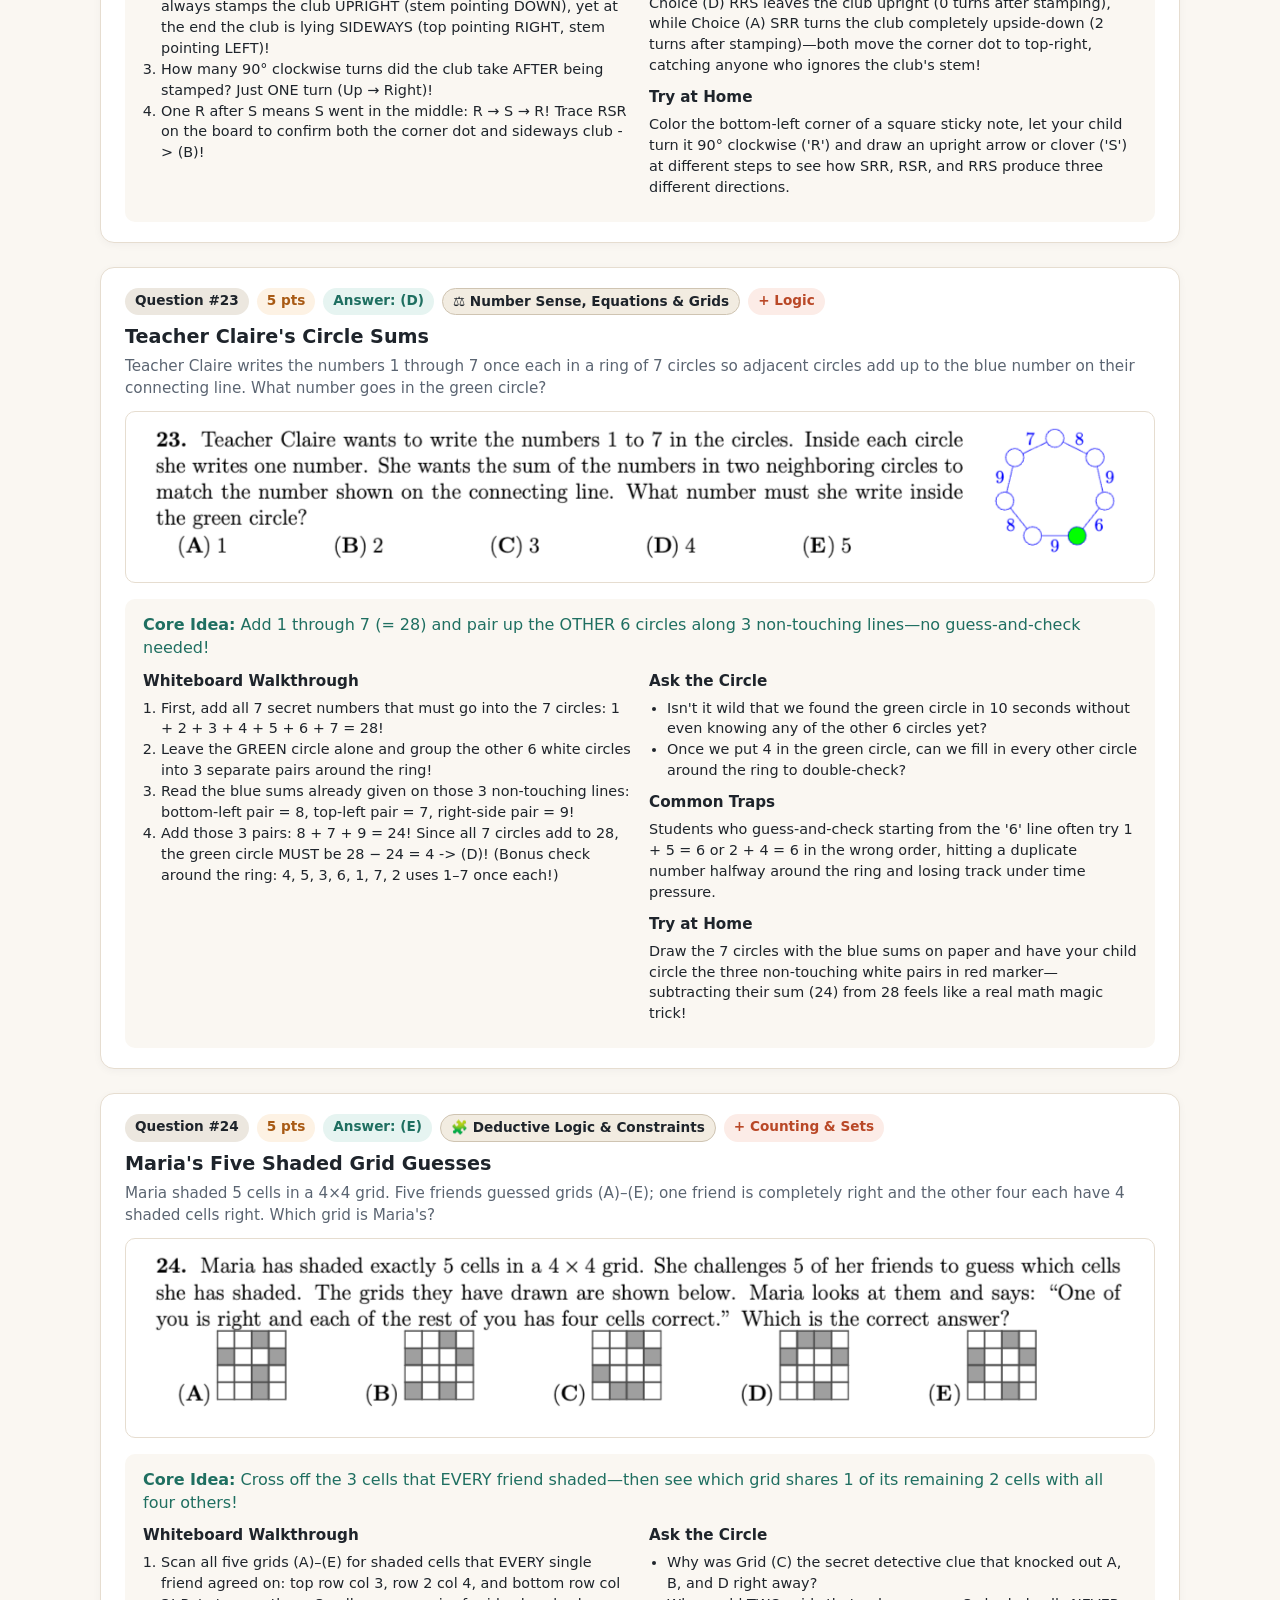
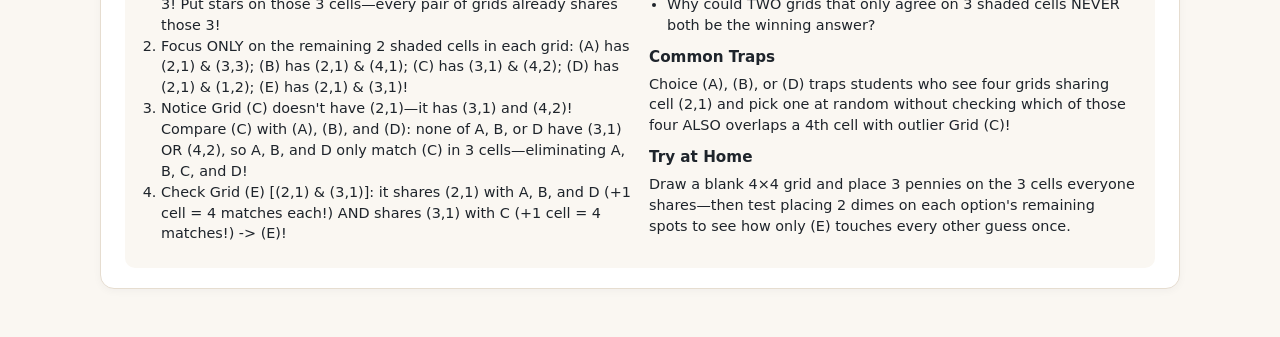
<file: webapp/packs/2023-g34-part2/preview.html>
<!doctype html>
<html lang="en">
<head>
  <meta charset="utf-8" />
  <meta name="viewport" content="width=device-width, initial-scale=1" />
  <title>Preview: Math Kangaroo 2023 (Grades 3–4) · Part 2</title>
  <style>
    body {
      font-family: -apple-system, BlinkMacSystemFont, "Segoe UI", system-ui, sans-serif;
      background: #FAF7F2;
      color: #1E242B;
      margin: 0;
      padding: 24px;
      line-height: 1.45;
    }
    .wrap { max-width: 1080px; margin: 0 auto; }
    .page-head {
      background: #fff;
      border: 1px solid #E6DDD0;
      border-radius: 14px;
      padding: 20px 24px;
      margin-bottom: 24px;
    }
    .page-head h1 { margin: 0 0 6px; font-size: 1.5rem; }
    .page-head p { margin: 0; color: #5B6572; }
    .card {
      background: #fff;
      border: 1px solid #E6DDD0;
      border-radius: 14px;
      padding: 20px 24px;
      margin-bottom: 24px;
      box-shadow: 0 2px 8px rgba(30, 36, 43, 0.04);
    }
    .card-head h2 { margin: 8px 0 4px; font-size: 1.2rem; }
    .summary { margin: 0 0 12px; color: #5B6572; font-size: 0.95rem; }
    .badges { display: flex; flex-wrap: wrap; gap: 8px; }
    .badge {
      display: inline-block;
      padding: 3px 10px;
      border-radius: 999px;
      font-weight: 700;
      font-size: 0.85rem;
    }
    .qnum { background: #ECE7DF; color: #1E242B; }
    .pts { background: #FDF2E4; color: #A85A14; }
    .ans { background: #E6F4F1; color: #1F6F61; }
    .qcls { background: #F2ECE1; color: #1E242B; border: 1px solid #CFC4B2; }
    .qsec { background: #FCECE7; color: #B94827; }
    .img-wrap {
      border: 1px solid #E6DDD0;
      border-radius: 10px;
      padding: 12px;
      background: #fff;
      text-align: center;
      margin-bottom: 16px;
    }
    .img-wrap img { max-width: 100%; height: auto; display: block; margin: 0 auto; }
    .guide { background: #FAF7F2; border-radius: 10px; padding: 14px 18px; }
    .headline { margin: 0 0 10px; color: #1F6F61; }
    .cols { display: grid; grid-template-columns: 1fr 1fr; gap: 18px; }
    .cols h3 { margin: 0 0 6px; font-size: 0.95rem; }
    .cols ol, .cols ul, .cols p { margin: 0 0 10px; padding-left: 18px; font-size: 0.9rem; }
    .cols p { padding-left: 0; }
    @media (max-width: 760px) { .cols { grid-template-columns: 1fr; } }
  </style>
</head>
<body>
  <div class="wrap">
    <header class="page-head">
      <h1>Math Kangaroo 2023 (Grades 3–4) · Part 2 — Crop &amp; Answer Verification Sheet</h1>
      <p>Second 4 problems in each point section (Questions 5–8, 13–16, 21–24) · 12 questions · Max Score: 48 (positive-only)</p>
    </header>
    
            <article class="card">
              <header class="card-head">
                <div class="badges">
                  <span class="badge qnum">Question #5</span>
                  <span class="badge pts">3 pts</span>
                  <span class="badge ans">Answer: (C)</span>
                  <span class="badge qcls">⏱️ Measurement, Clocks &amp; Money</span>
                  <span class="badge qsec">+ Counting &amp; Sets</span>
                </div>
                <h2>Theater Lights Schedule</h2>
                <p class="summary">A theater light chart from 0 to 12 minutes shows when the Green, Orange, and Blue lights are on. For how many minutes in total are exactly 2 lights on at the same time?</p>
              </header>
              <div class="img-wrap">
                <img src="images/q05.png" alt="Question 5" loading="lazy" />
              </div>
              <section class="guide">
                <p class="headline"><strong>Core Idea:</strong> Scan one 1-minute column at a time from 0 to 12 and write &#x27;1&#x27;, &#x27;2&#x27;, or &#x27;3&#x27; underneath—then count the 2s!</p>
                <div class="cols">
                  <div>
                    <h3>Whiteboard Walkthrough</h3>
                    <ol><li>Slide a ruler or finger vertically across each 1-minute slice from 0–1 up to 11–12 and count how many colored bars are in that column.</li><li>Write the count under each minute slice: 0–1 has 1, 1–2 has 2 ✓, 2–3 has 3 (too many!), 3–4 has 2 ✓, 4–5 has 2 ✓, 5–6 has 2 ✓.</li><li>Keep scanning 6 to 12: 6–7 has 2 ✓, 7–8 has 3 (too many!), 8–9 has 2 ✓, 9–10 has 1, 10–11 has 2 ✓, 11–12 has 2 ✓.</li><li>Count all the checkmarks with &#x27;exactly 2&#x27;: 1 + 3 + 1 + 1 + 2 = 8 minutes total -&gt; (C)!</li></ol>
                  </div>
                  <div>
                    <h3>Ask the Circle</h3>
                    <ul><li>Why don&#x27;t minutes 2–3 and 7–8 count—aren&#x27;t 2 lights on when all 3 lights are on?</li><li>What happens if you add up EVERY minute that has at least 2 lights on—which trap choice does that match?</li></ul>
                    <h3>Common Traps</h3>
                    <p>Choice (E) 10 minutes is the classic &#x27;at least 2 vs. EXACTLY 2&#x27; trap: students include minutes 2–3 and 7–8 where all 3 lights overlap (8 + 2 = 10)!</p>
                    <h3>Try at Home</h3><p>Use a bookmark to reveal just one 1-minute column of the chart at a time so your child can count the colored bars in each narrow strip without losing their place.</p>
                  </div>
                </div>
              </section>
            </article>
            
            <article class="card">
              <header class="card-head">
                <div class="badges">
                  <span class="badge qnum">Question #6</span>
                  <span class="badge pts">3 pts</span>
                  <span class="badge ans">Answer: (E)</span>
                  <span class="badge qcls">📐 2D Shapes, Symmetry &amp; Paths</span>
                  
                </div>
                <h2>Aarav&#x27;s Folded Digital Paper</h2>
                <p class="summary">Aarav folds a transparent sheet with digital-clock segments downward along a horizontal dashed line. Which 3-digit display does he see?</p>
              </header>
              <div class="img-wrap">
                <img src="images/q06.png" alt="Question 6" loading="lazy" />
              </div>
              <section class="guide">
                <p class="headline"><strong>Core Idea:</strong> Folding top-to-bottom flips the top half UPSIDE DOWN (not sideways!)—near the fold stays near the fold, and far from the fold lands at the bottom!</p>
                <div class="cols">
                  <div>
                    <h3>Whiteboard Walkthrough</h3>
                    <ol><li>Point to the RIGHT digit first (easiest clincher!): at the very top of the sheet sits a little square box. When folded down over the dashed line, that top square lands at the BOTTOM, joining the top-left hook to make a &#x27;6&#x27;! That eliminates (A), (B), (C), and (D) in one shot!</li><li>Double-check the LEFT digit: the bottom half already has the middle bar and upper-right bar. Folding the top half down flips its lower-left bar into the upper-left bar and its upper-right bar into the lower-right bar → &#x27;4&#x27;!</li><li>Check the MIDDLE digit: left side is already on the bottom half, and the top half adds the bottom bar plus the right side → &#x27;0&#x27;!</li><li>Read all three digits together: 4 : 0 : 6 -&gt; (E)!</li></ol>
                  </div>
                  <div>
                    <h3>Ask the Circle</h3>
                    <ul><li>Why didn&#x27;t the top-right square turn into a &#x27;9&#x27; like in choice (A)?</li><li>What mistake gives choice (C) 6 : 0 : 4?</li></ul>
                    <h3>Common Traps</h3>
                    <p>Choice (A) 7:8:9 traps students who slide the top half straight down without flipping it over the crease; Choice (C) 6:0:4 traps students who rotate the top half 180° instead of reflecting vertically!</p>
                    <h3>Try at Home</h3><p>Draw the two halves on a piece of thin tracing paper, parchment paper, or a clear plastic baggie with a marker and fold along the dashed line so your child sees &#x27;4 : 0 : 6&#x27; appear instantly.</p>
                  </div>
                </div>
              </section>
            </article>
            
            <article class="card">
              <header class="card-head">
                <div class="badges">
                  <span class="badge qnum">Question #7</span>
                  <span class="badge pts">3 pts</span>
                  <span class="badge ans">Answer: (C)</span>
                  <span class="badge qcls">🔢 Systematic Counting &amp; Sets</span>
                  <span class="badge qsec">+ Logic</span>
                </div>
                <h2>Anna&#x27;s Three-Disc Towers</h2>
                <p class="summary">Anna has 4 discs of different sizes and wants to stack 3 of them so every disc is smaller than the one below it. How many different towers can she build?</p>
              </header>
              <div class="img-wrap">
                <img src="images/q07.png" alt="Question 7" loading="lazy" />
              </div>
              <section class="guide">
                <p class="headline"><strong>Core Idea:</strong> Choosing a 3-disc tower out of 4 discs is the exact same thing as choosing WHICH 1 DISC to leave on the table!</p>
                <div class="cols">
                  <div>
                    <h3>Whiteboard Walkthrough</h3>
                    <ol><li>Label the 4 discs from smallest to biggest on the board: 1 (yellow), 2 (blue), 3 (orange), 4 (giant pale-yellow).</li><li>Ask: once you pick ANY 3 discs in your hands, how many ways can you stack them biggest-to-smallest? ONLY ONE way!</li><li>Flip the counting: instead of picking 3 discs to use, pick which 1 disc gets left out!</li><li>List all 4 leave-one-out towers: leave out #1 → (4-3-2); leave out #2 → (4-3-1); leave out #3 → (4-2-1); leave out #4 → (3-2-1). That&#x27;s 4 towers -&gt; (C)!</li></ol>
                  </div>
                  <div>
                    <h3>Ask the Circle</h3>
                    <ul><li>What if Anna had 10 discs of all different sizes and wanted to build a 9-disc tower—how fast could you answer now?</li><li>Why isn&#x27;t the answer 6 like when you rearrange 3 objects in every order?</li></ul>
                    <h3>Common Traps</h3>
                    <p>Choice (E) 6 traps students who confuse choosing 3 items from 4 with the 6 ways to scramble 3 items, forgetting the size rule locks each group of 3 into a single bottom-to-top order!</p>
                    <h3>Try at Home</h3><p>Grab 4 bowls, coasters, or coins of different sizes (penny, dime, nickel, quarter) and let your child leave one coin aside at a time to build all 4 valid 3-coin stacks.</p>
                  </div>
                </div>
              </section>
            </article>
            
            <article class="card">
              <header class="card-head">
                <div class="badges">
                  <span class="badge qnum">Question #8</span>
                  <span class="badge pts">3 pts</span>
                  <span class="badge ans">Answer: (E)</span>
                  <span class="badge qcls">📐 2D Shapes, Symmetry &amp; Paths</span>
                  <span class="badge qsec">+ Logic</span>
                </div>
                <h2>Danny&#x27;s Glued Circle Pieces</h2>
                <p class="summary">Danny glues a dark-gray semicircle and a light-gray quarter-circle (without cutting them) onto a black circle. Which design can he NOT make?</p>
              </header>
              <div class="img-wrap">
                <img src="images/q08.png" alt="Question 8" loading="lazy" />
              </div>
              <section class="guide">
                <p class="headline"><strong>Core Idea:</strong> A half-circle can cover two NEXT-DOOR quarters, never two DIAGONALLY OPPOSITE quarters!</p>
                <div class="cols">
                  <div>
                    <h3>Whiteboard Walkthrough</h3>
                    <ol><li>Show how overlapping works on (A)–(D): in (A) and (D), the light quarter-circle sits on top of the dark semicircle; in (B), the dark semicircle sits on top of half the light quarter-circle; in (C), they sit side-by-side without overlapping.</li><li>Now zoom in on (E), which is split neatly into 4 quarters like a pizza!</li><li>Point to the two dark-gray quarters in (E): one is in the TOP-RIGHT and the other is in the BOTTOM-LEFT—diagonally across from each other!</li><li>Ask: can a single uncut half-circle reach BOTH top-right and bottom-left without being cut in two? Never! Even if covered in the middle, spanning from top-right to bottom-left takes 3 quarters (270°), not a 2-quarter semicircle -&gt; (E)!</li></ol>
                  </div>
                  <div>
                    <h3>Ask the Circle</h3>
                    <ul><li>Why IS choice (A) possible even though the dark-gray semicircle looks split into two wedges?</li><li>In choice (E), how many quarters of the black circle are covered by gray paper in total—and why does that also prove zero overlap?</li></ul>
                    <h3>Common Traps</h3>
                    <p>Choice (A) is the biggest distractor: students see two separate dark-gray wedges in (A) and assume the semicircle was cut, missing that gluing the 90° light-gray wedge right across the middle of the 180° semicircle leaves two 45° dark edges!</p>
                    <h3>Try at Home</h3><p>Cut a black circle, a gray half-circle, and a white quarter-circle from paper and let your child layer them in both orders to recreate (A)–(D) and see first-hand why (E)&#x27;s opposite gray quarters are impossible.</p>
                  </div>
                </div>
              </section>
            </article>
            
            <article class="card">
              <header class="card-head">
                <div class="badges">
                  <span class="badge qnum">Question #13</span>
                  <span class="badge pts">4 pts</span>
                  <span class="badge ans">Answer: (D)</span>
                  <span class="badge qcls">⚖️ Number Sense, Equations &amp; Grids</span>
                  <span class="badge qsec">+ Logic</span>
                </div>
                <h2>Cars Waiting for the Ferry</h2>
                <p class="summary">8 cars wait in line for a ferry. Each car holds either 2 or 3 people, and there are 19 people in total. How many cars hold exactly 2 people?</p>
              </header>
              <div class="img-wrap">
                <img src="images/q13.png" alt="Question 13" loading="lazy" />
              </div>
              <section class="guide">
                <p class="headline"><strong>Core Idea:</strong> Put 2 people in EVERY car first—then hand out the leftover people one per car!</p>
                <div class="cols">
                  <div>
                    <h3>Whiteboard Walkthrough</h3>
                    <ol><li>Draw 8 simple car boxes on the board and put 2 stick-figure dots inside every car: 8 × 2 = 16 people seated so far!</li><li>Ask: how many people are still standing on the dock waiting for a seat? 19 − 16 = 3 people!</li><li>Since each car can hold at most 3 people, add 1 extra person into 3 of the cars—now those 3 cars hold 3 people each.</li><li>Count the remaining cars that STILL have 2 people: 8 − 3 = 5 cars! Double-check: (5 × 2) + (3 × 3) = 10 + 9 = 19 -&gt; (D)!</li></ol>
                  </div>
                  <div>
                    <h3>Ask the Circle</h3>
                    <ul><li>Why is (B) 3 such a sneaky trap after you do 19 − 16 = 3?</li><li>Could you also start by putting 3 people in all 8 cars (24 people) and taking 1 person out at a time?</li></ul>
                    <h3>Common Traps</h3>
                    <p>Choice (B) 3 is the classic last-step reversal trap: 3 is the number of 3-person cars, whereas the question asks how many cars contain 2 people (5)!</p>
                    <h3>Try at Home</h3><p>Line up 8 toy cars or bottle caps with 19 beans—have your child deal 2 beans onto every car first, then drop the remaining 3 beans one by one and count how many 2-bean cars remain.</p>
                  </div>
                </div>
              </section>
            </article>
            
            <article class="card">
              <header class="card-head">
                <div class="badges">
                  <span class="badge qnum">Question #14</span>
                  <span class="badge pts">4 pts</span>
                  <span class="badge ans">Answer: (D)</span>
                  <span class="badge qcls">🔄 Patterns, Cycles &amp; Step Simulation</span>
                  <span class="badge qsec">+ Number Sense</span>
                </div>
                <h2>The 96th Metro Station Stop</h2>
                <p class="summary">A Metro train travels back and forth along 6 stations A–B–C–D–E–F, reversing at A and F. Starting at B with its 1st stop at C, which station is its 96th stop?</p>
              </header>
              <div class="img-wrap">
                <img src="images/q14.png" alt="Question 14" loading="lazy" />
              </div>
              <section class="guide">
                <p class="headline"><strong>Core Idea:</strong> Don&#x27;t count to 96—find the full back-and-forth round trip (10 stops, NOT 6 or 12!) and jump straight to 90!</p>
                <div class="cols">
                  <div>
                    <h3>Whiteboard Walkthrough</h3>
                    <ol><li>Trace one complete round trip from B (heading East) until the train is back at B heading East again: 1:C, 2:D, 3:E, 4:F (turn around!), 5:E, 6:D, 7:C, 8:B, 9:A (turn around!), 10:B (heading East again!).</li><li>Highlight the magic number 10: every 10 stops, the train is back at B heading East—so stop 10, stop 20, ..., stop 90 are ALL at station B heading East!</li><li>Now count just 6 more stops from 90 (which matches stop #6!): 91:C, 92:D, 93:E, 94:F, 95:E, 96:D!</li><li>Circle station D -&gt; (D)!</li></ol>
                  </div>
                  <div>
                    <h3>Ask the Circle</h3>
                    <ul><li>Why is the round-trip cycle 10 stops instead of 12 stops when there are 6 stations?</li><li>Why wasn&#x27;t stop #8 (when the train first returned to B going West) the end of the cycle?</li></ul>
                    <h3>Common Traps</h3>
                    <p>Dividing 96 by 6 (getting remainder 0) or by 12 (forgetting end stations A and F are only visited ONCE per turnaround, not twice!) are the two biggest cycle-length traps.</p>
                    <h3>Try at Home</h3><p>Draw A–B–C–D–E–F on paper and drive a toy train back and forth while counting aloud to 10 so your child sees why turning around at A and F makes a 10-stop loop.</p>
                  </div>
                </div>
              </section>
            </article>
            
            <article class="card">
              <header class="card-head">
                <div class="badges">
                  <span class="badge qnum">Question #15</span>
                  <span class="badge pts">4 pts</span>
                  <span class="badge ans">Answer: (B)</span>
                  <span class="badge qcls">🧩 Deductive Logic &amp; Constraints</span>
                  <span class="badge qsec">+ 2D Shapes</span>
                </div>
                <h2>Aanya&#x27;s Connected Circle Colors</h2>
                <p class="summary">Aanya paints 7 connected circles so that any two circles joined by a line have different colors. What is the smallest number of colors she needs?</p>
              </header>
              <div class="img-wrap">
                <img src="images/q15.png" alt="Question 15" loading="lazy" />
              </div>
              <section class="guide">
                <p class="headline"><strong>Core Idea:</strong> Spot the bottom TRIANGLE to prove 2 colors aren&#x27;t enough—then color all 7 circles using just Red, Blue, and Green!</p>
                <div class="cols">
                  <div>
                    <h3>Whiteboard Walkthrough</h3>
                    <ol><li>Draw the 7 circles on the board and point right at the triangle at the bottom (center circle + bottom-left + bottom-right): all 3 touch each other!</li><li>Ask: can 2 colors paint a triangle where all 3 circles connect? No! So we need AT LEAST 3 colors (cross out A = 2).</li><li>Now test if 3 colors (R, B, G) can finish the whole picture! Paint the bottom triangle: Center = R, Bottom-Left = B, Bottom-Right = G.</li><li>Finish the outer wings: Middle-Left touches B → paint it G, then Top-Left touches R &amp; G → paint it B! Middle-Right touches G → paint it B, then Top-Right touches R &amp; B → paint it G! Zero clashes -&gt; 3 colors work -&gt; (B)!</li></ol>
                  </div>
                  <div>
                    <h3>Ask the Circle</h3>
                    <ul><li>What would happen to the smallest number of colors if we erased that single bottom horizontal line?</li><li>Why might someone guess 5 colors just by looking at the middle circle?</li></ul>
                    <h3>Common Traps</h3>
                    <p>Choice (C) 4 or (D) 5 traps students who see the center circle has 4 lines touching it and assume all 4 neighbors need different colors from each other—forgetting non-touching neighbors can share colors!</p>
                    <h3>Try at Home</h3><p>Sketch the 7-circle web on paper and hand your child just 3 crayons—challenge them to color the bottom triangle first and see if they can color the rest without ever grabbing a 4th crayon.</p>
                  </div>
                </div>
              </section>
            </article>
            
            <article class="card">
              <header class="card-head">
                <div class="badges">
                  <span class="badge qnum">Question #16</span>
                  <span class="badge pts">4 pts</span>
                  <span class="badge ans">Answer: (A)</span>
                  <span class="badge qcls">🧊 3D Spatial &amp; Cubes</span>
                  <span class="badge qsec">+ Simulation</span>
                </div>
                <h2>Sam&#x27;s Two-Story Sticker Maze</h2>
                <p class="summary">Sam walks from IN to OUT through a two-story 3×3 room maze with doors and staircases, passing frog, rhino, and shark wall stickers. In what order does she see them?</p>
              </header>
              <div class="img-wrap">
                <img src="images/q16.png" alt="Question 16" loading="lazy" />
              </div>
              <section class="guide">
                <p class="headline"><strong>Core Idea:</strong> Number both floors like matching 3×3 tic-tac-toe grids so jumping up and down staircases never scrambles your spot!</p>
                <div class="cols">
                  <div>
                    <h3>Whiteboard Walkthrough</h3>
                    <ol><li>Label rows 1–3 (back to front) and columns 1–3 (left to right) on BOTH floors. Start at IN = Lower (3,3) → walk back through the door into Lower (2,3) → climb the stairs to Upper (2,3)!</li><li>At Upper (2,3), notice the front door to Upper (3,3) is a dead end! Go back through the other door into Upper (1,3)—there&#x27;s the FROG first! (That already narrows it to A or E!)</li><li>Go down the stairs in (1,3) to Lower (1,3) → door left to Lower (1,2) → door forward to Lower (2,2) → door left to Lower (2,1)—there&#x27;s the RHINO second!</li><li>Keep going to verify the finish: Lower (2,1) → Lower (3,1) → Lower (3,2) → stairs up to Upper (3,2) → Upper (3,1) → Upper (2,1) [SHARK third!] → Upper (2,2) → Upper (1,2) → Upper (1,1) → stairs down to OUT! Order: Frog, Rhino, Shark -&gt; (A).</li></ol>
                  </div>
                  <div>
                    <h3>Ask the Circle</h3>
                    <ul><li>Once we saw the Frog FIRST in Upper (1,3), which three answer choices disappeared immediately?</li><li>Why couldn&#x27;t Sam just walk straight left to OUT when she reached Lower (1,2)?</li></ul>
                    <h3>Common Traps</h3>
                    <p>Choice (E) Frog, Shark, Rhino traps students who spot the Frog first on the upper floor and assume Sam stays upstairs to visit the Shark before ever going back downstairs to the Rhino!</p>
                    <h3>Try at Home</h3><p>Have your child use two fingers at once—left index finger on the lower floor and right index finger on the upper floor—moving them together whenever the path hits a staircase.</p>
                  </div>
                </div>
              </section>
            </article>
            
            <article class="card">
              <header class="card-head">
                <div class="badges">
                  <span class="badge qnum">Question #21</span>
                  <span class="badge pts">5 pts</span>
                  <span class="badge ans">Answer: (B)</span>
                  <span class="badge qcls">⚖️ Number Sense, Equations &amp; Grids</span>
                  <span class="badge qsec">+ Logic</span>
                </div>
                <h2>Adam and Brenda&#x27;s Marbles</h2>
                <p class="summary">Adam and Brenda have 9 marbles each, and together they have 8 red and 10 blue marbles. Brenda has twice as many blue marbles as red marbles. How many blue marbles does Adam have?</p>
              </header>
              <div class="img-wrap">
                <img src="images/q21.png" alt="Question 21" loading="lazy" />
              </div>
              <section class="guide">
                <p class="headline"><strong>Core Idea:</strong> Unlock Brenda&#x27;s 9 marbles first by grouping &#x27;1 red + 2 blues&#x27; into 3-marble packs—then subtract from the 10 total blues!</p>
                <div class="cols">
                  <div>
                    <h3>Whiteboard Walkthrough</h3>
                    <ol><li>Check the grand total first: 9 + 9 = 18 marbles, and 8 red + 10 blue = 18 marbles—so every marble is either red or blue.</li><li>Focus ONLY on Brenda&#x27;s 9 marbles: &#x27;twice as many blue as red&#x27; means for every 1 Red marble, Brenda has 2 Blue marbles—draw one trio [R, B, B] = 3 marbles!</li><li>How many [R, B, B] trios make Brenda&#x27;s 9 marbles? 9 ÷ 3 = 3 trios → Brenda has 3 Red and 6 Blue marbles!</li><li>Since together they have 10 Blue marbles, Adam has the rest: 10 − 6 = 4 Blue marbles (plus 5 Red to make his 9!) -&gt; (B) 4.</li></ol>
                  </div>
                  <div>
                    <h3>Ask the Circle</h3>
                    <ul><li>How does checking Adam&#x27;s red marbles (8 − 3 = 5, and 5 + 4 = 9) prove our answer is 100% right?</li><li>Why is Choice (D) 6 a classic &#x27;right math, wrong person&#x27; trap?</li></ul>
                    <h3>Common Traps</h3>
                    <p>Choice (D) 6 traps students who brilliantly solve for Brenda&#x27;s 6 blue marbles and circle 6 without noticing the question asks for ADAM&#x27;s blue marbles (10 − 6 = 4)! Choice (C) 5 is Adam&#x27;s RED marble count.</p>
                    <h3>Try at Home</h3><p>Put 8 red items and 10 blue items (like LEGO bricks or poker chips) in a bowl, let your child build 3 packs of &#x27;1 red + 2 blue&#x27; for one pile of 9, and count the blue bricks left in the remaining pile of 9.</p>
                  </div>
                </div>
              </section>
            </article>
            
            <article class="card">
              <header class="card-head">
                <div class="badges">
                  <span class="badge qnum">Question #22</span>
                  <span class="badge pts">5 pts</span>
                  <span class="badge ans">Answer: (B)</span>
                  <span class="badge qcls">🔄 Patterns, Cycles &amp; Step Simulation</span>
                  <span class="badge qsec">+ 2D Shapes</span>
                </div>
                <h2>Chloe&#x27;s Rotate-and-Stamp Machines</h2>
                <p class="summary">Machine R rotates a square sheet 90° clockwise, and Machine S stamps an upright club (♣) on it. Which 3-machine sequence turns the starting sheet (corner mark bottom-left) into the final sheet?</p>
              </header>
              <div class="img-wrap">
                <img src="images/q22.png" alt="Question 22" loading="lazy" />
              </div>
              <section class="guide">
                <p class="headline"><strong>Core Idea:</strong> Use the tiny corner square to count HOW MANY rotations happened, then use the sideways club (♣) to see WHEN it got stamped!</p>
                <div class="cols">
                  <div>
                    <h3>Whiteboard Walkthrough</h3>
                    <ol><li>Track the tiny black corner dot from start (bottom-left) to finish (top-right): 1 clockwise turn moves it to top-left; 2 clockwise turns move it to top-right! So Chloe used TWO &#x27;R&#x27;s and ONE &#x27;S&#x27; (cross out C and E!).</li><li>Now look closely at the club ♣ in the final picture: Machine S always stamps the club UPRIGHT (stem pointing DOWN), yet at the end the club is lying SIDEWAYS (top pointing RIGHT, stem pointing LEFT)!</li><li>How many 90° clockwise turns did the club take AFTER being stamped? Just ONE turn (Up → Right)!</li><li>One R after S means S went in the middle: R → S → R! Trace RSR on the board to confirm both the corner dot and sideways club -&gt; (B)!</li></ol>
                  </div>
                  <div>
                    <h3>Ask the Circle</h3>
                    <ul><li>What would the club look like at the end if Chloe used (D) RRS instead?</li><li>What would the club look like if Chloe used (A) SRR?</li></ul>
                    <h3>Common Traps</h3>
                    <p>Choice (D) RRS leaves the club upright (0 turns after stamping), while Choice (A) SRR turns the club completely upside-down (2 turns after stamping)—both move the corner dot to top-right, catching anyone who ignores the club&#x27;s stem!</p>
                    <h3>Try at Home</h3><p>Color the bottom-left corner of a square sticky note, let your child turn it 90° clockwise (&#x27;R&#x27;) and draw an upright arrow or clover (&#x27;S&#x27;) at different steps to see how SRR, RSR, and RRS produce three different directions.</p>
                  </div>
                </div>
              </section>
            </article>
            
            <article class="card">
              <header class="card-head">
                <div class="badges">
                  <span class="badge qnum">Question #23</span>
                  <span class="badge pts">5 pts</span>
                  <span class="badge ans">Answer: (D)</span>
                  <span class="badge qcls">⚖️ Number Sense, Equations &amp; Grids</span>
                  <span class="badge qsec">+ Logic</span>
                </div>
                <h2>Teacher Claire&#x27;s Circle Sums</h2>
                <p class="summary">Teacher Claire writes the numbers 1 through 7 once each in a ring of 7 circles so adjacent circles add up to the blue number on their connecting line. What number goes in the green circle?</p>
              </header>
              <div class="img-wrap">
                <img src="images/q23.png" alt="Question 23" loading="lazy" />
              </div>
              <section class="guide">
                <p class="headline"><strong>Core Idea:</strong> Add 1 through 7 (= 28) and pair up the OTHER 6 circles along 3 non-touching lines—no guess-and-check needed!</p>
                <div class="cols">
                  <div>
                    <h3>Whiteboard Walkthrough</h3>
                    <ol><li>First, add all 7 secret numbers that must go into the 7 circles: 1 + 2 + 3 + 4 + 5 + 6 + 7 = 28!</li><li>Leave the GREEN circle alone and group the other 6 white circles into 3 separate pairs around the ring!</li><li>Read the blue sums already given on those 3 non-touching lines: bottom-left pair = 8, top-left pair = 7, right-side pair = 9!</li><li>Add those 3 pairs: 8 + 7 + 9 = 24! Since all 7 circles add to 28, the green circle MUST be 28 − 24 = 4 -&gt; (D)! (Bonus check around the ring: 4, 5, 3, 6, 1, 7, 2 uses 1–7 once each!)</li></ol>
                  </div>
                  <div>
                    <h3>Ask the Circle</h3>
                    <ul><li>Isn&#x27;t it wild that we found the green circle in 10 seconds without even knowing any of the other 6 circles yet?</li><li>Once we put 4 in the green circle, can we fill in every other circle around the ring to double-check?</li></ul>
                    <h3>Common Traps</h3>
                    <p>Students who guess-and-check starting from the &#x27;6&#x27; line often try 1 + 5 = 6 or 2 + 4 = 6 in the wrong order, hitting a duplicate number halfway around the ring and losing track under time pressure.</p>
                    <h3>Try at Home</h3><p>Draw the 7 circles with the blue sums on paper and have your child circle the three non-touching white pairs in red marker—subtracting their sum (24) from 28 feels like a real math magic trick!</p>
                  </div>
                </div>
              </section>
            </article>
            
            <article class="card">
              <header class="card-head">
                <div class="badges">
                  <span class="badge qnum">Question #24</span>
                  <span class="badge pts">5 pts</span>
                  <span class="badge ans">Answer: (E)</span>
                  <span class="badge qcls">🧩 Deductive Logic &amp; Constraints</span>
                  <span class="badge qsec">+ Counting &amp; Sets</span>
                </div>
                <h2>Maria&#x27;s Five Shaded Grid Guesses</h2>
                <p class="summary">Maria shaded 5 cells in a 4×4 grid. Five friends guessed grids (A)–(E); one friend is completely right and the other four each have 4 shaded cells right. Which grid is Maria&#x27;s?</p>
              </header>
              <div class="img-wrap">
                <img src="images/q24.png" alt="Question 24" loading="lazy" />
              </div>
              <section class="guide">
                <p class="headline"><strong>Core Idea:</strong> Cross off the 3 cells that EVERY friend shaded—then see which grid shares 1 of its remaining 2 cells with all four others!</p>
                <div class="cols">
                  <div>
                    <h3>Whiteboard Walkthrough</h3>
                    <ol><li>Scan all five grids (A)–(E) for shaded cells that EVERY single friend agreed on: top row col 3, row 2 col 4, and bottom row col 3! Put stars on those 3 cells—every pair of grids already shares those 3!</li><li>Focus ONLY on the remaining 2 shaded cells in each grid: (A) has (2,1) &amp; (3,3); (B) has (2,1) &amp; (4,1); (C) has (3,1) &amp; (4,2); (D) has (2,1) &amp; (1,2); (E) has (2,1) &amp; (3,1)!</li><li>Notice Grid (C) doesn&#x27;t have (2,1)—it has (3,1) and (4,2)! Compare (C) with (A), (B), and (D): none of A, B, or D have (3,1) OR (4,2), so A, B, and D only match (C) in 3 cells—eliminating A, B, C, and D!</li><li>Check Grid (E) [(2,1) &amp; (3,1)]: it shares (2,1) with A, B, and D (+1 cell = 4 matches each!) AND shares (3,1) with C (+1 cell = 4 matches!) -&gt; (E)!</li></ol>
                  </div>
                  <div>
                    <h3>Ask the Circle</h3>
                    <ul><li>Why was Grid (C) the secret detective clue that knocked out A, B, and D right away?</li><li>Why could TWO grids that only agree on 3 shaded cells NEVER both be the winning answer?</li></ul>
                    <h3>Common Traps</h3>
                    <p>Choice (A), (B), or (D) traps students who see four grids sharing cell (2,1) and pick one at random without checking which of those four ALSO overlaps a 4th cell with outlier Grid (C)!</p>
                    <h3>Try at Home</h3><p>Draw a blank 4×4 grid and place 3 pennies on the 3 cells everyone shares—then test placing 2 dimes on each option&#x27;s remaining spots to see how only (E) touches every other guess once.</p>
                  </div>
                </div>
              </section>
            </article>
            
  </div>
</body>
</html>
</file>
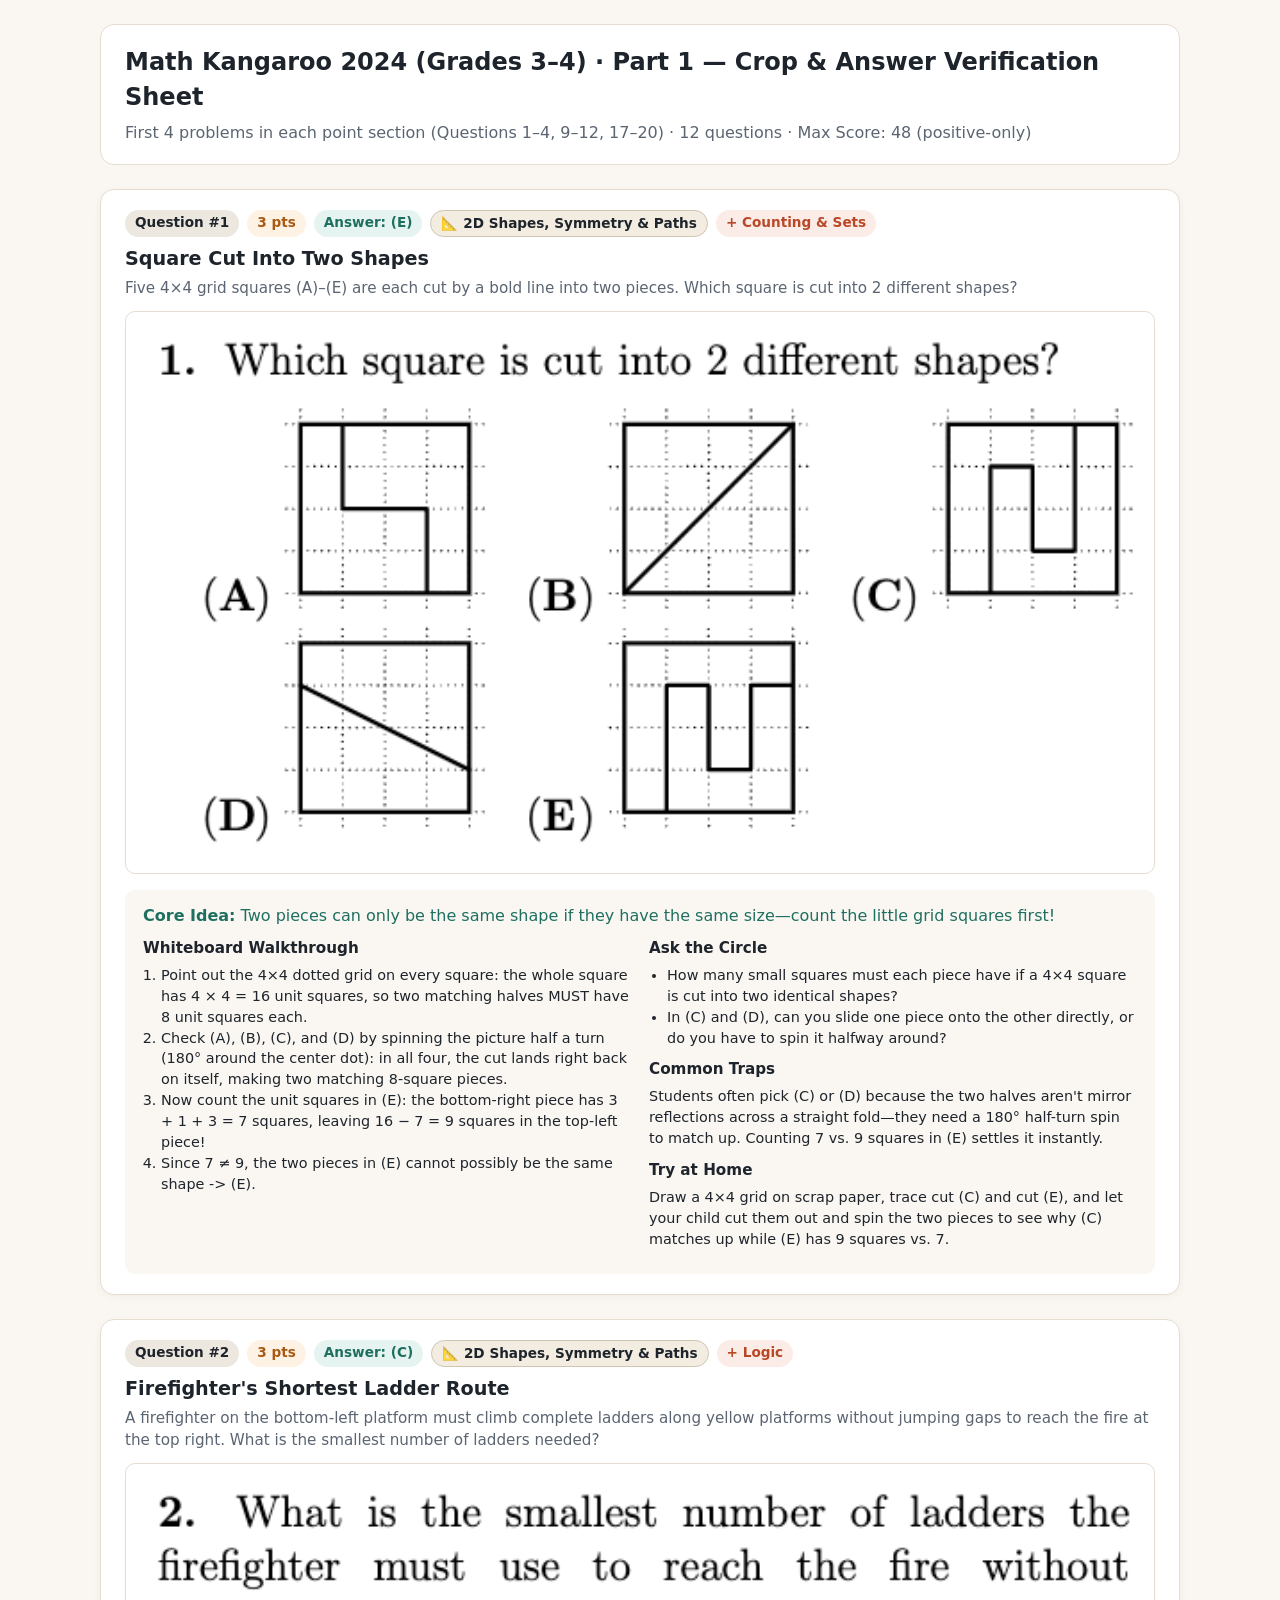
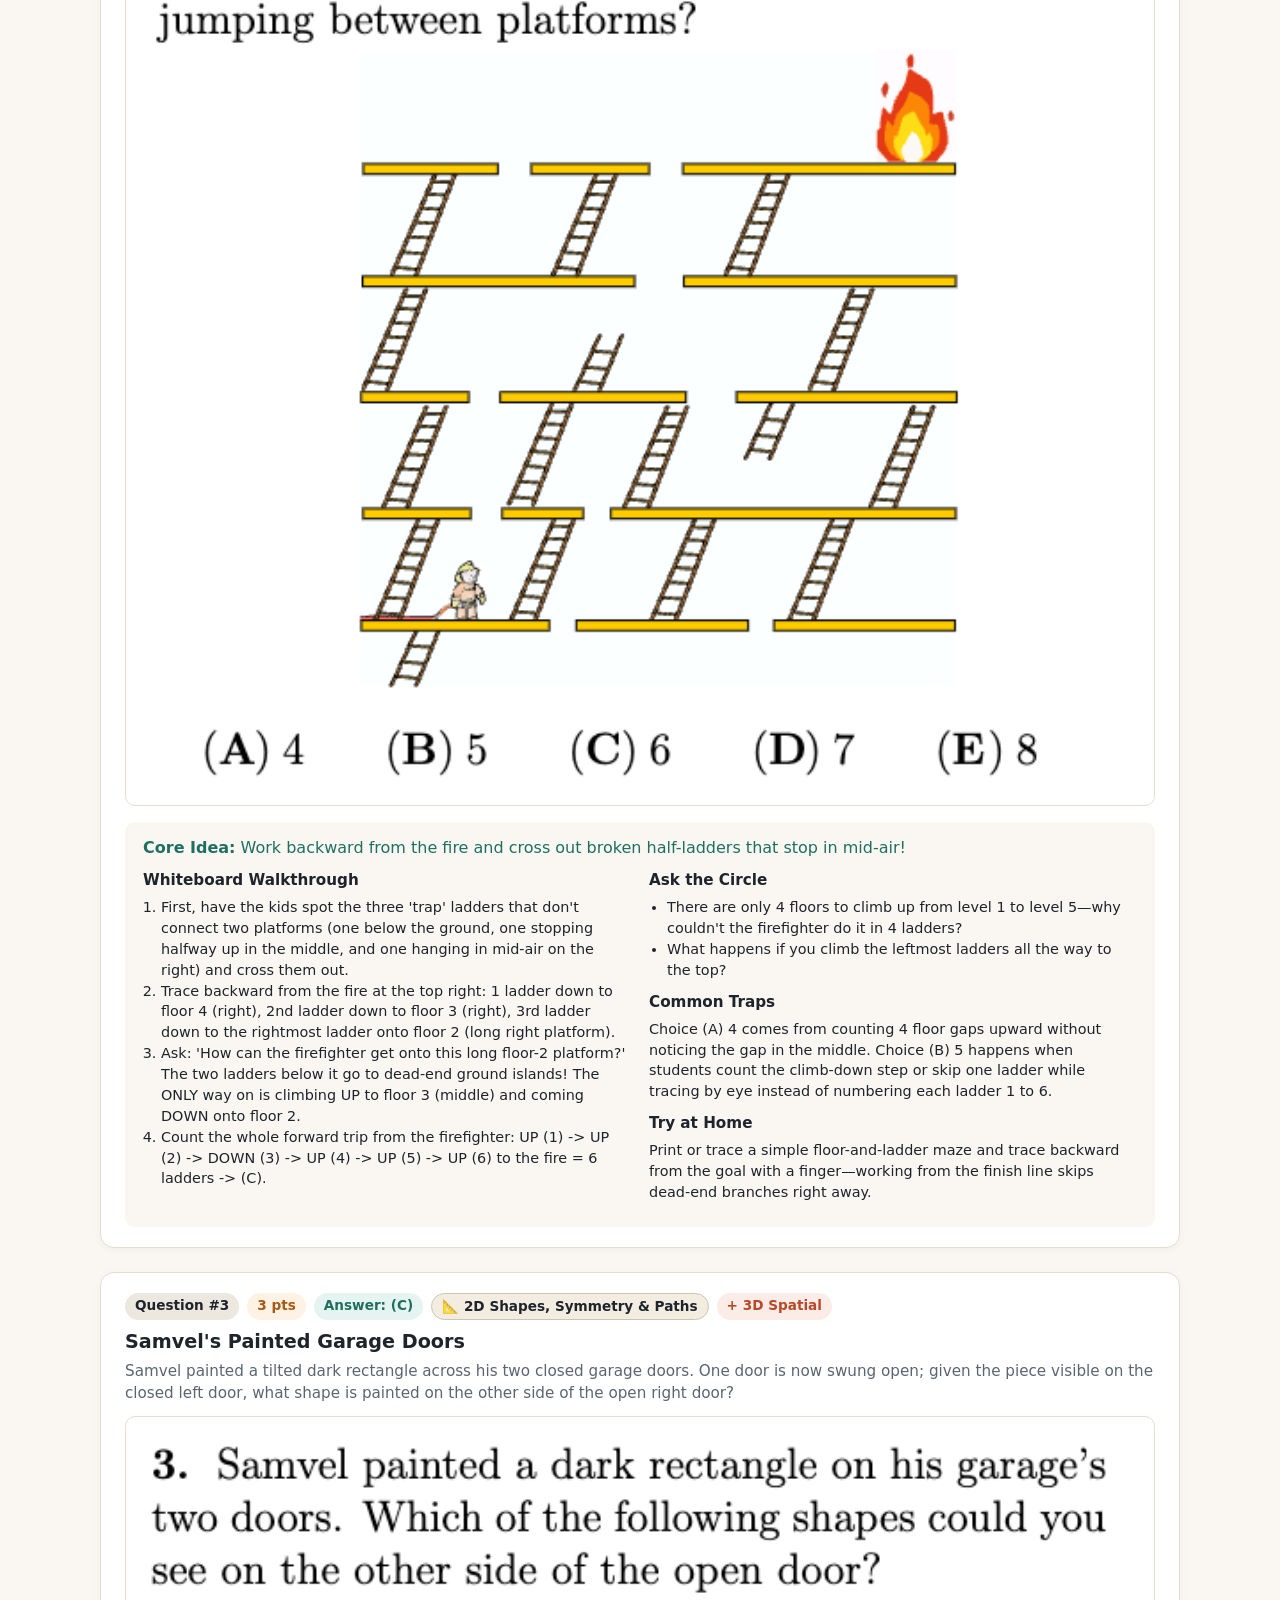
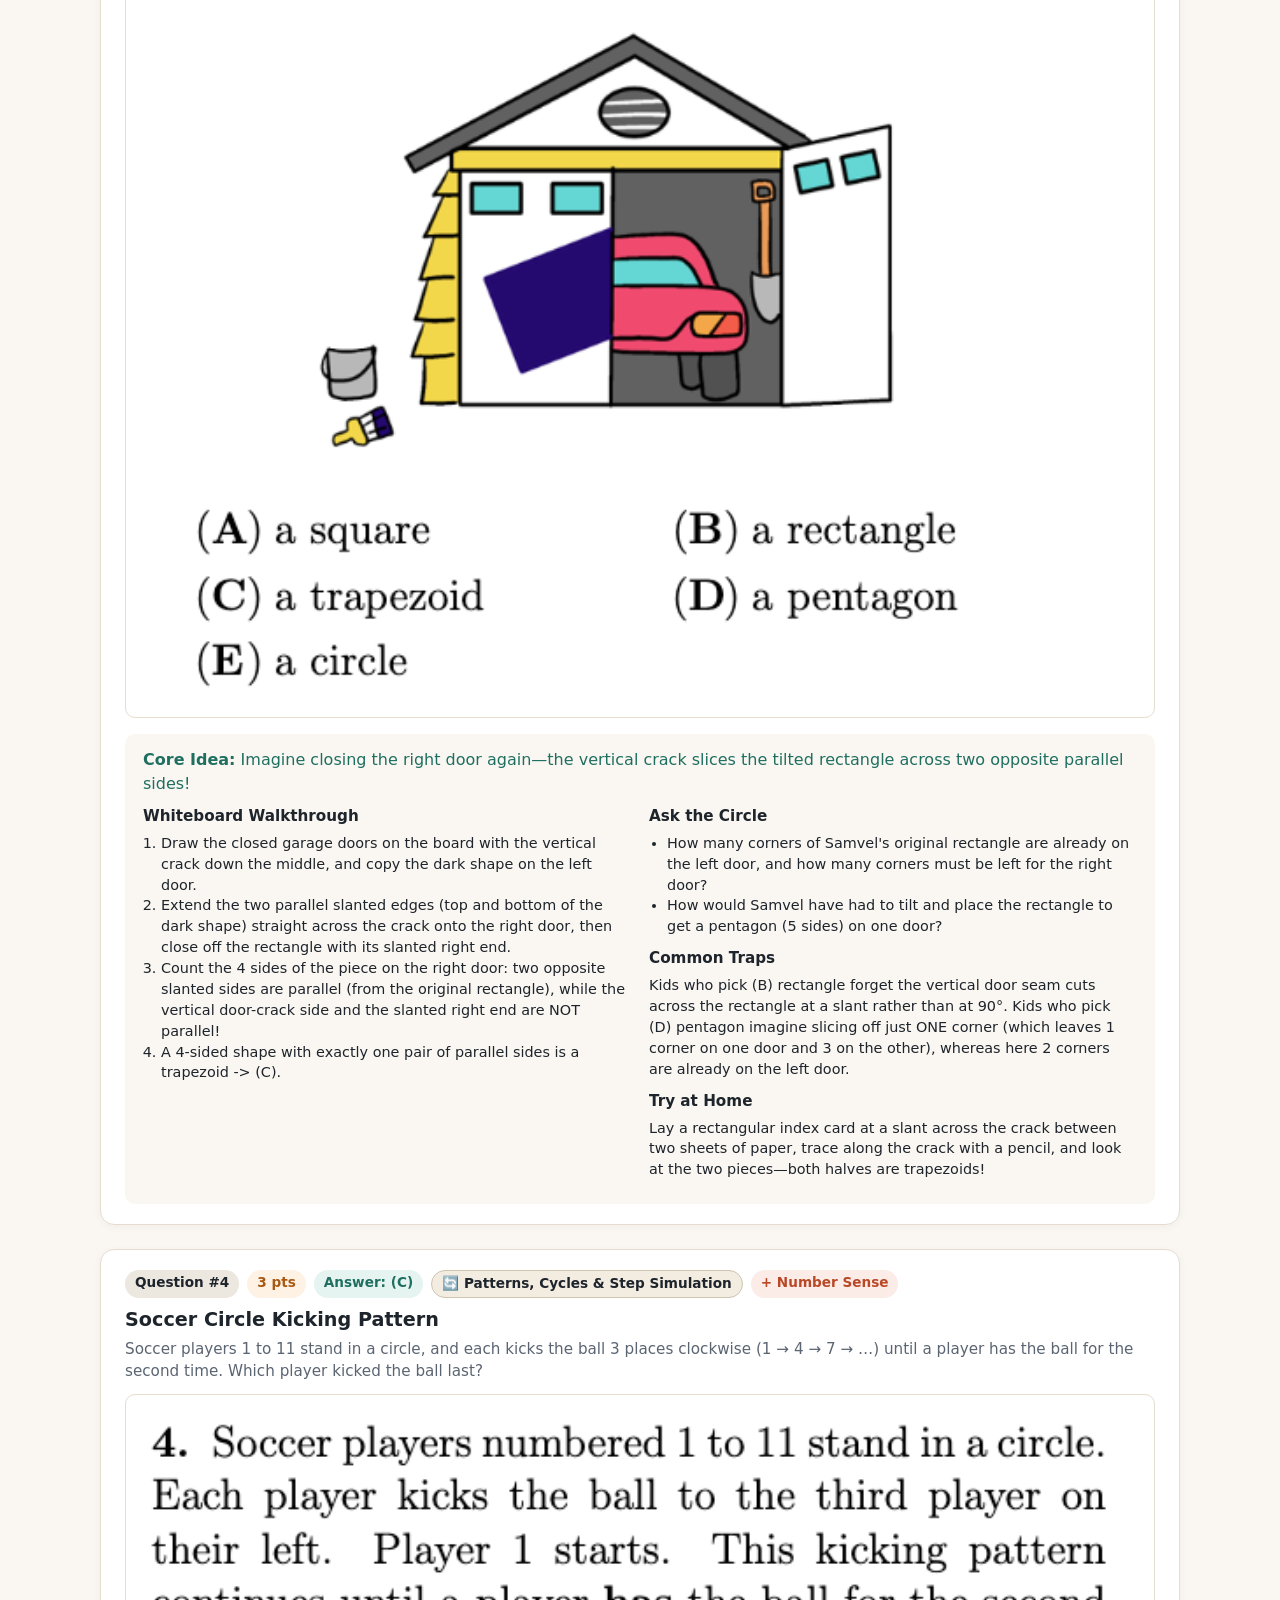
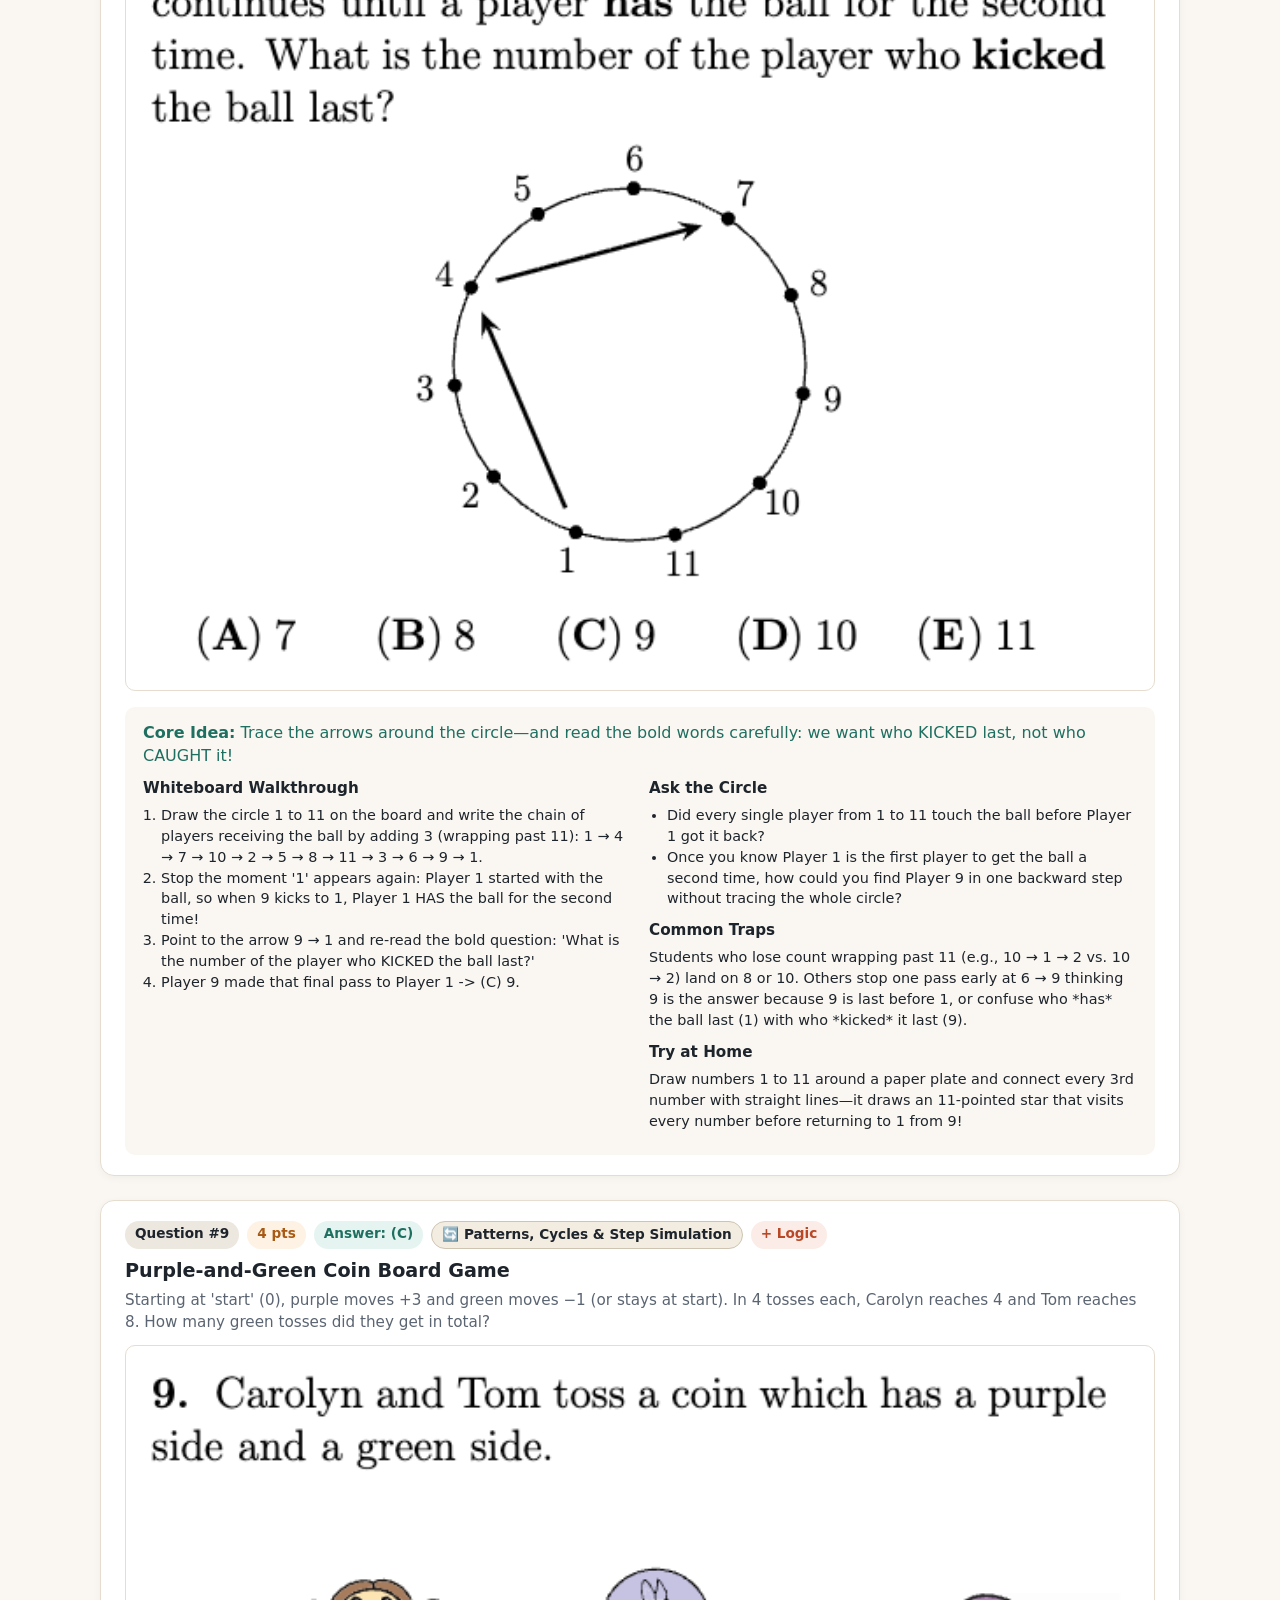
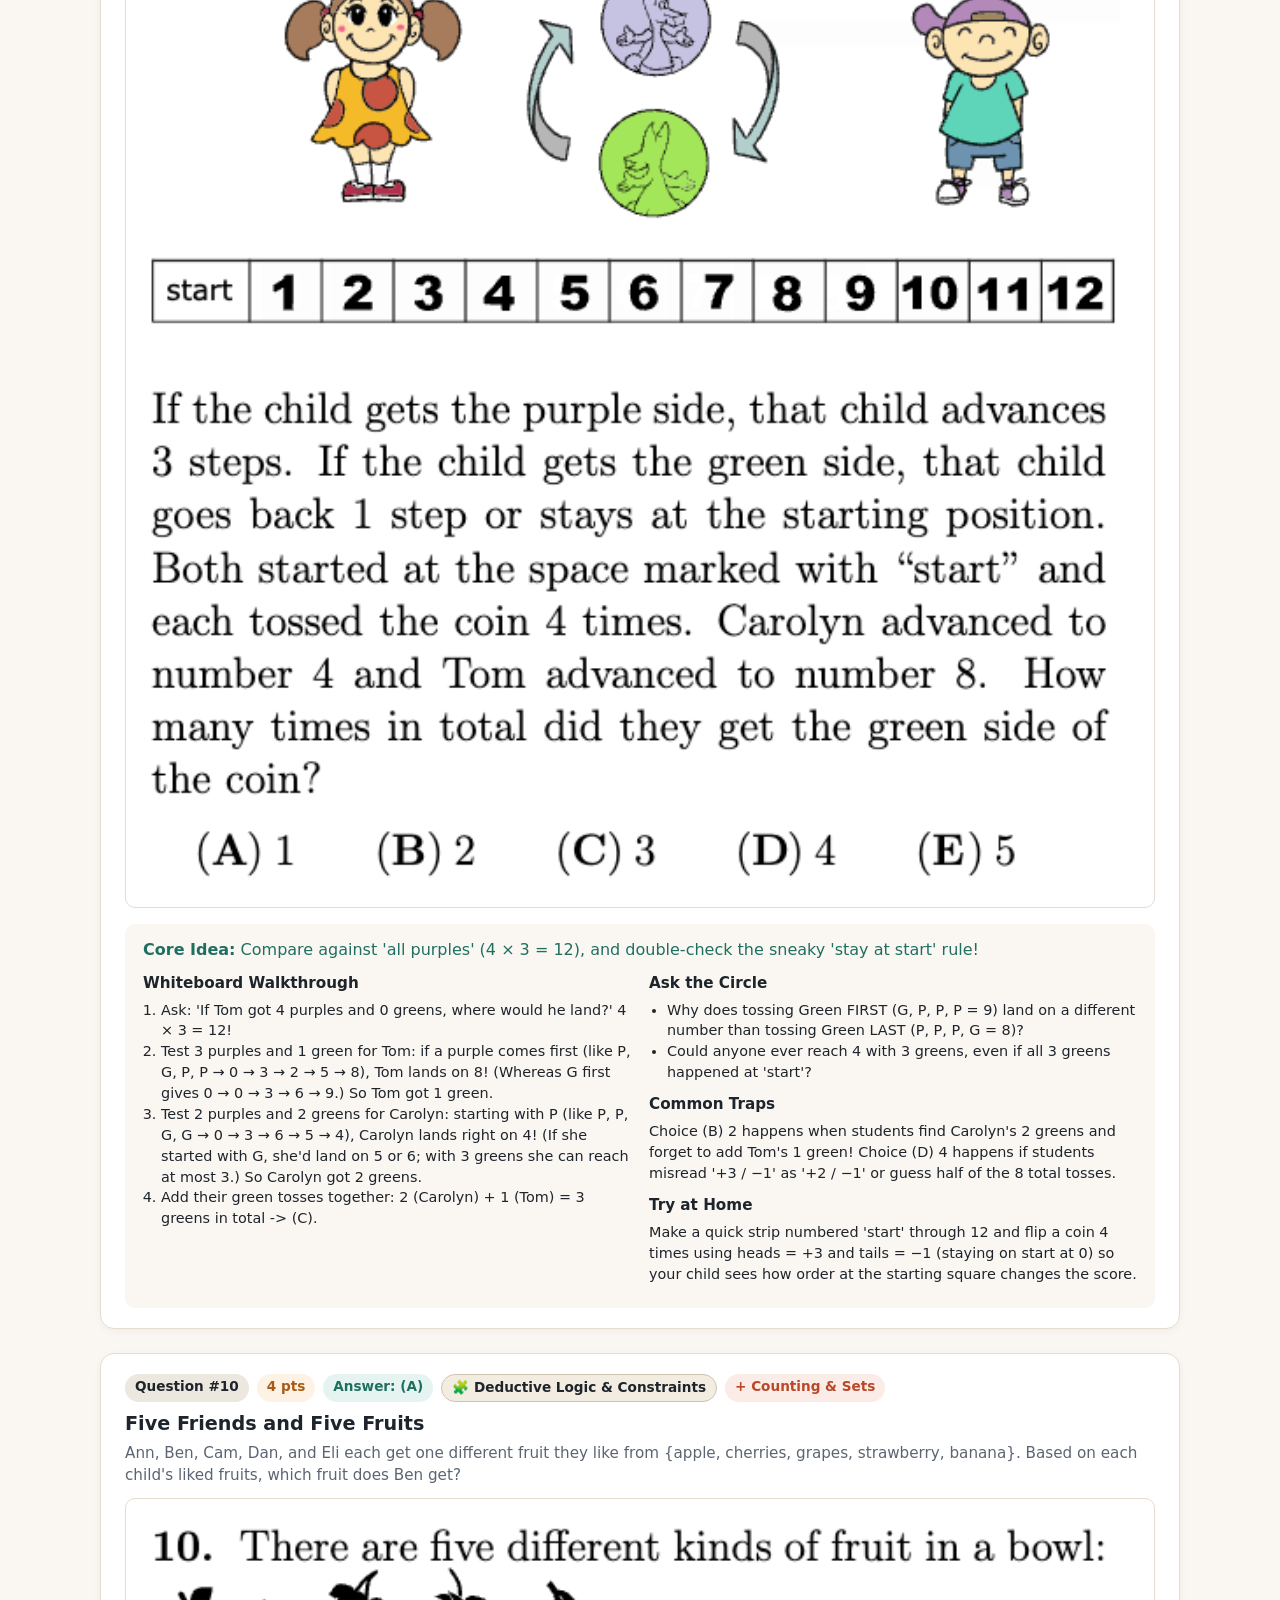
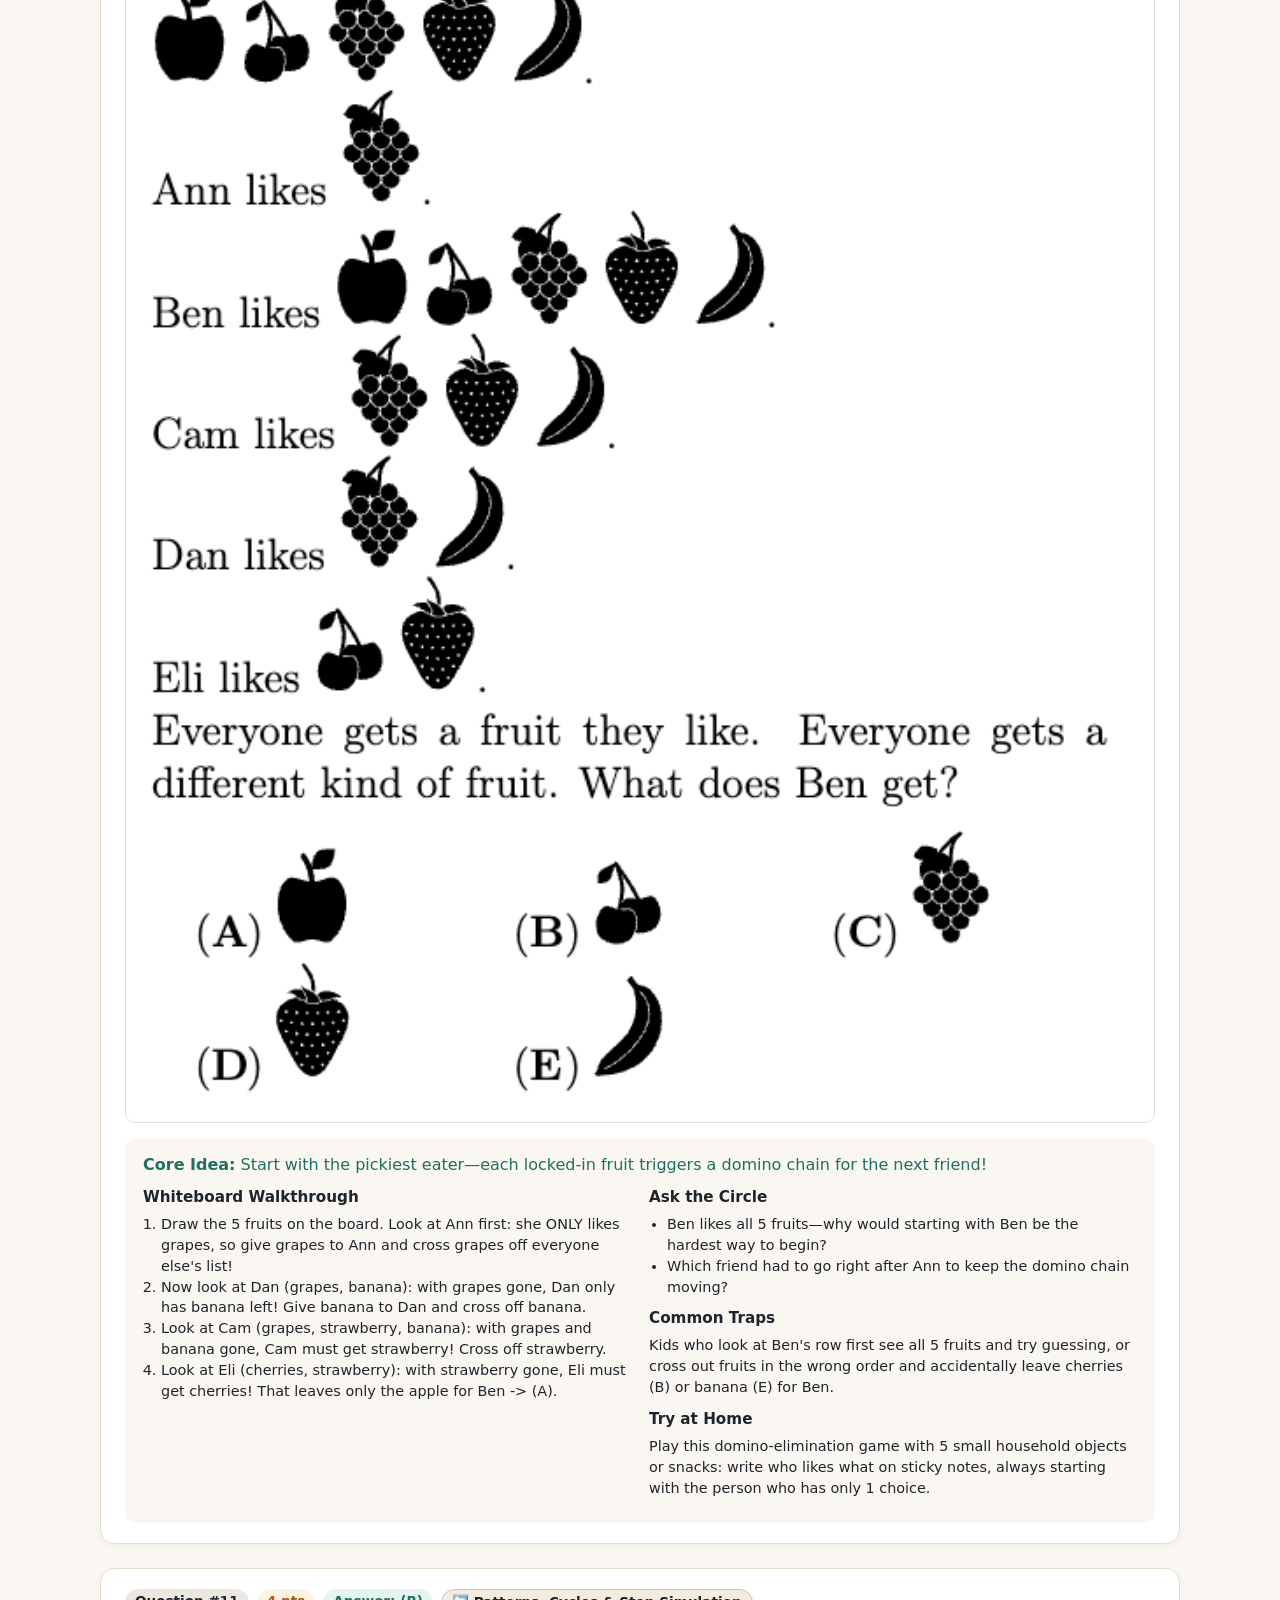
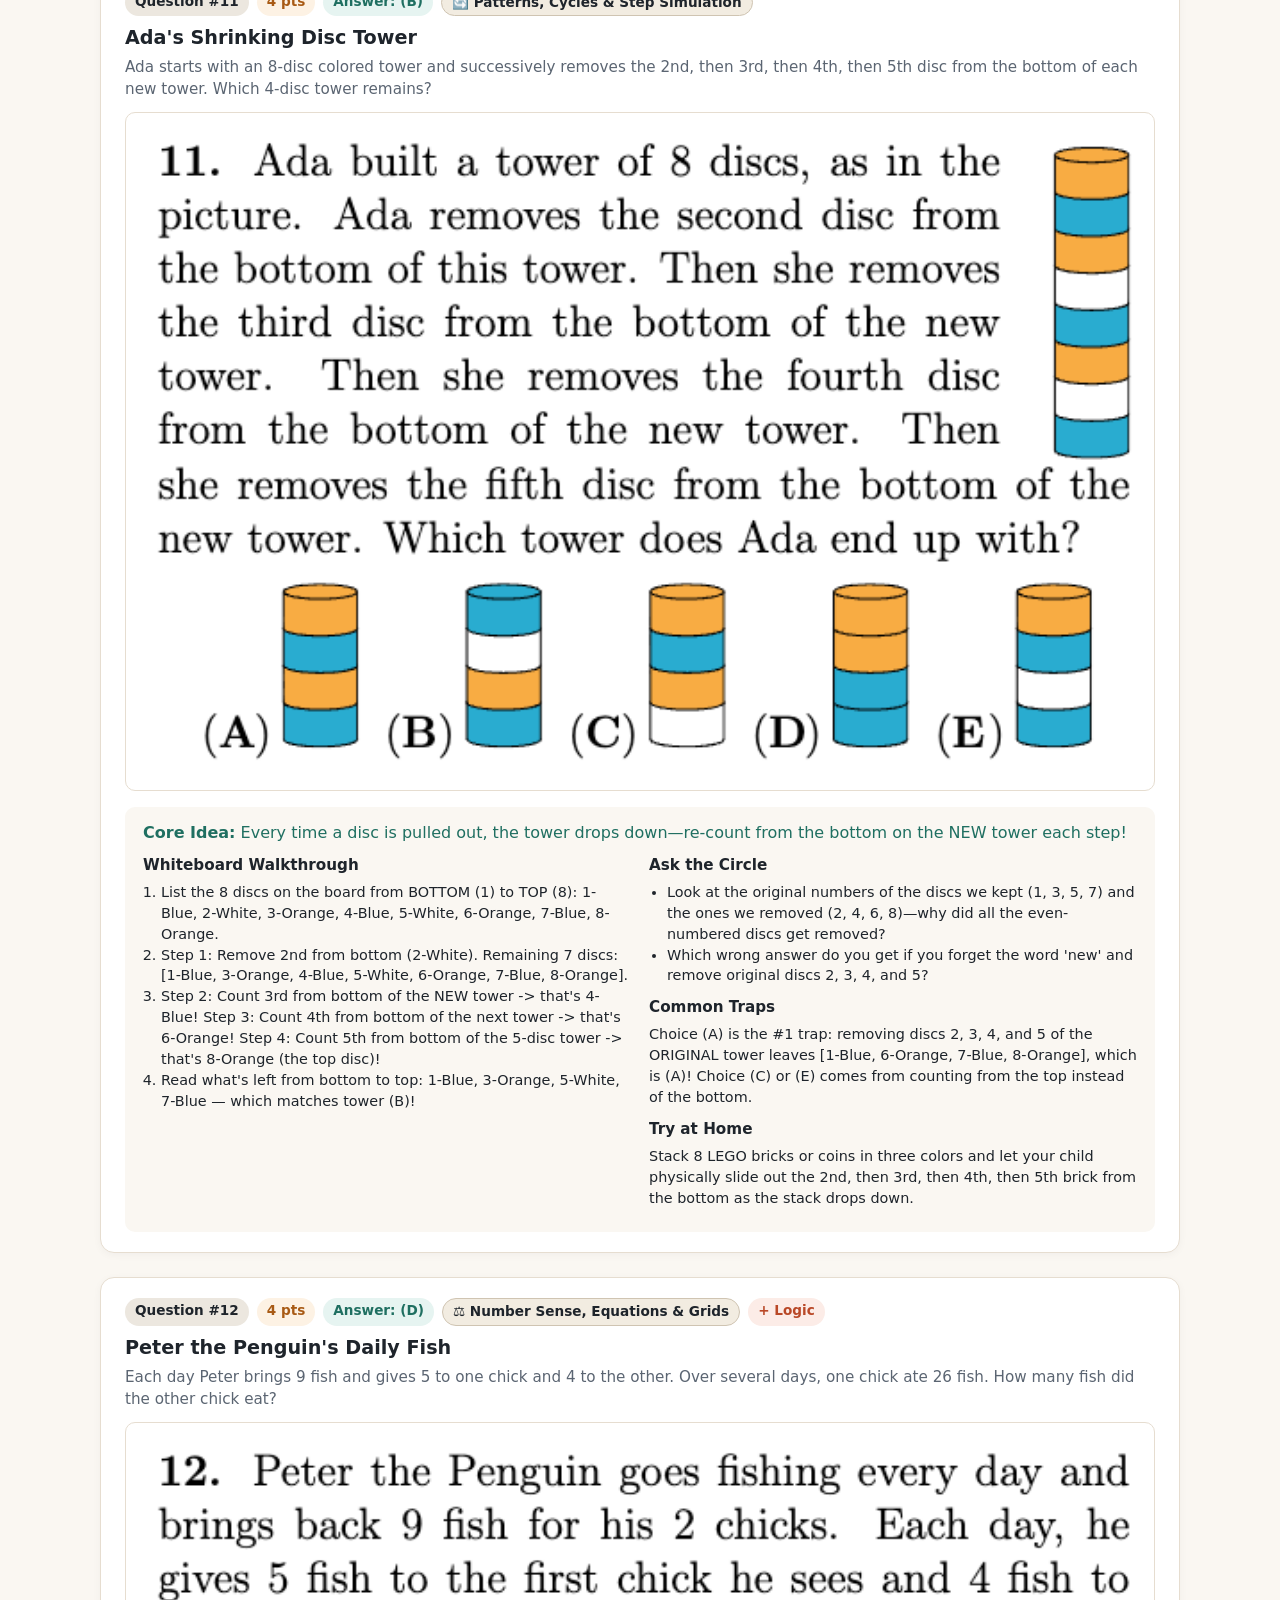
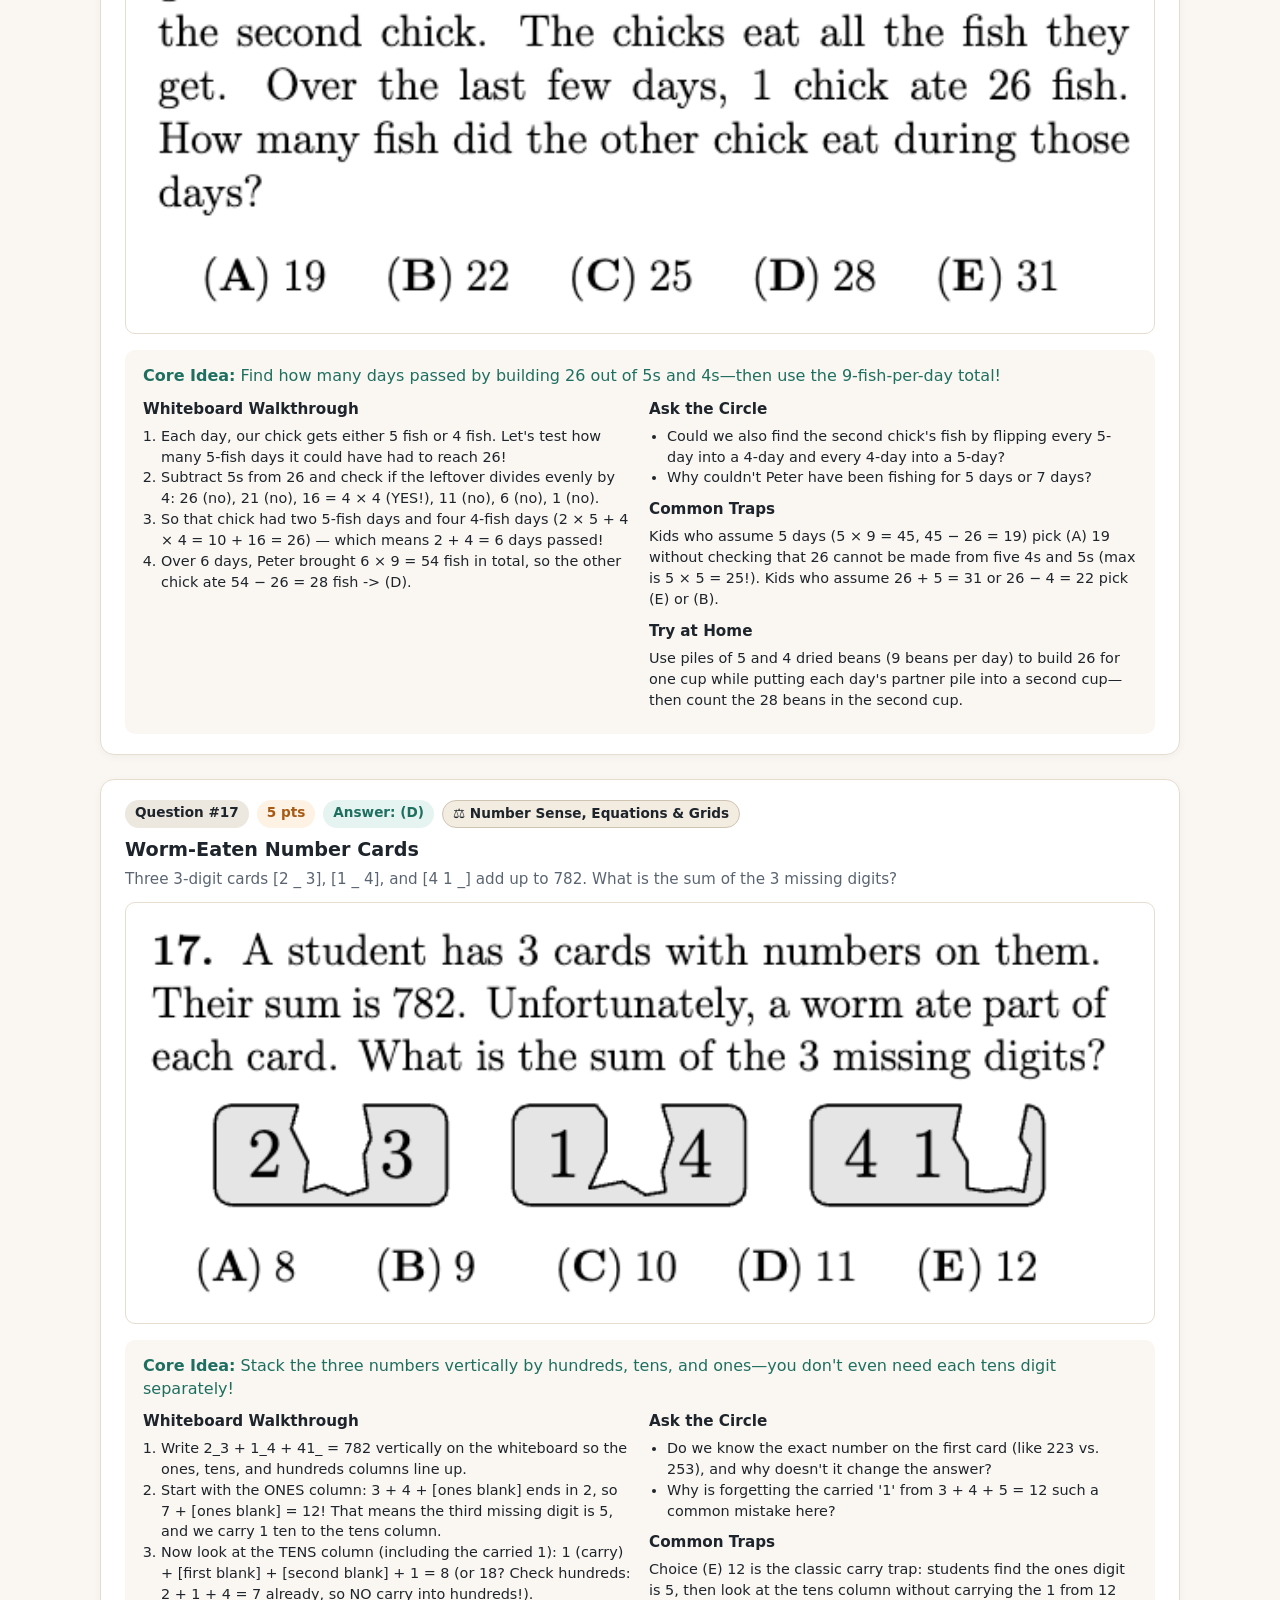
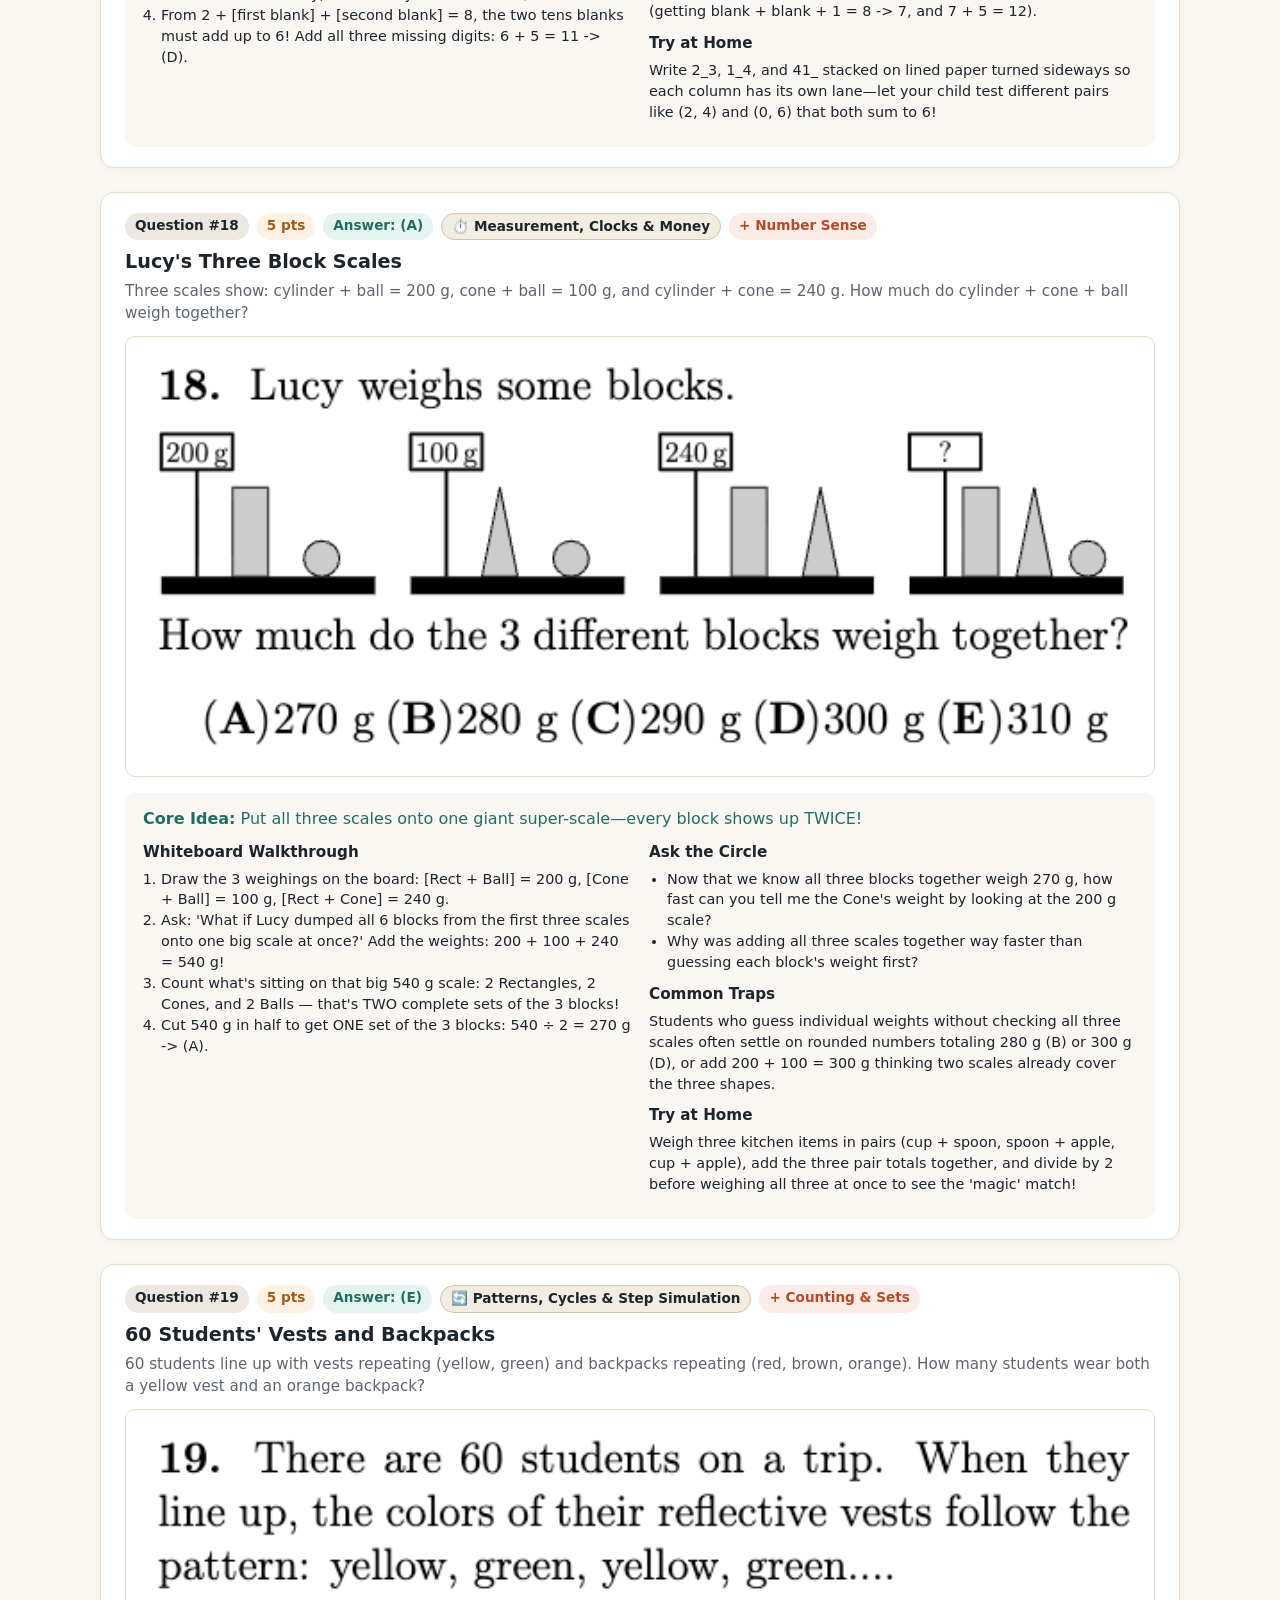
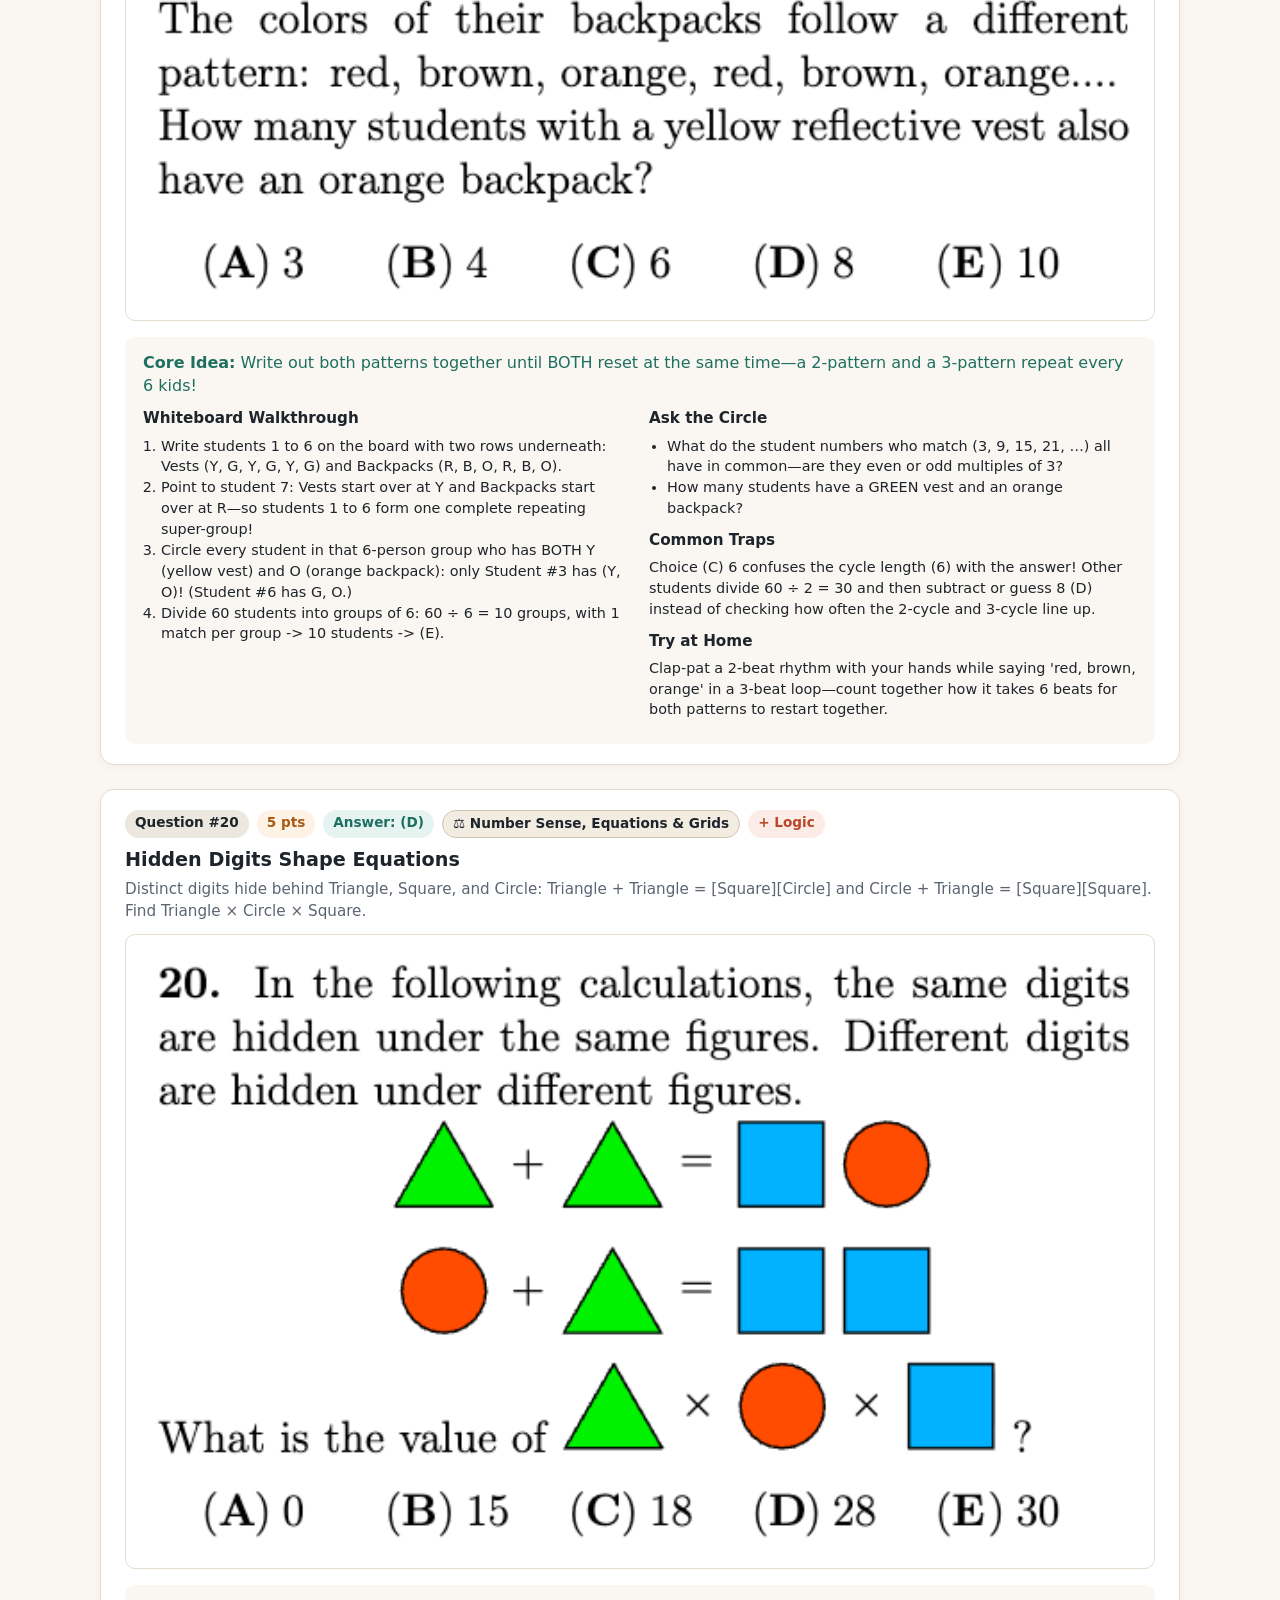
<file: webapp/packs/2024-g34-part1/preview.html>
<!doctype html>
<html lang="en">
<head>
  <meta charset="utf-8" />
  <meta name="viewport" content="width=device-width, initial-scale=1" />
  <title>Preview: Math Kangaroo 2024 (Grades 3–4) · Part 1</title>
  <style>
    body {
      font-family: -apple-system, BlinkMacSystemFont, "Segoe UI", system-ui, sans-serif;
      background: #FAF7F2;
      color: #1E242B;
      margin: 0;
      padding: 24px;
      line-height: 1.45;
    }
    .wrap { max-width: 1080px; margin: 0 auto; }
    .page-head {
      background: #fff;
      border: 1px solid #E6DDD0;
      border-radius: 14px;
      padding: 20px 24px;
      margin-bottom: 24px;
    }
    .page-head h1 { margin: 0 0 6px; font-size: 1.5rem; }
    .page-head p { margin: 0; color: #5B6572; }
    .card {
      background: #fff;
      border: 1px solid #E6DDD0;
      border-radius: 14px;
      padding: 20px 24px;
      margin-bottom: 24px;
      box-shadow: 0 2px 8px rgba(30, 36, 43, 0.04);
    }
    .card-head h2 { margin: 8px 0 4px; font-size: 1.2rem; }
    .summary { margin: 0 0 12px; color: #5B6572; font-size: 0.95rem; }
    .badges { display: flex; flex-wrap: wrap; gap: 8px; }
    .badge {
      display: inline-block;
      padding: 3px 10px;
      border-radius: 999px;
      font-weight: 700;
      font-size: 0.85rem;
    }
    .qnum { background: #ECE7DF; color: #1E242B; }
    .pts { background: #FDF2E4; color: #A85A14; }
    .ans { background: #E6F4F1; color: #1F6F61; }
    .qcls { background: #F2ECE1; color: #1E242B; border: 1px solid #CFC4B2; }
    .qsec { background: #FCECE7; color: #B94827; }
    .img-wrap {
      border: 1px solid #E6DDD0;
      border-radius: 10px;
      padding: 12px;
      background: #fff;
      text-align: center;
      margin-bottom: 16px;
    }
    .img-wrap img { max-width: 100%; height: auto; display: block; margin: 0 auto; }
    .guide { background: #FAF7F2; border-radius: 10px; padding: 14px 18px; }
    .headline { margin: 0 0 10px; color: #1F6F61; }
    .cols { display: grid; grid-template-columns: 1fr 1fr; gap: 18px; }
    .cols h3 { margin: 0 0 6px; font-size: 0.95rem; }
    .cols ol, .cols ul, .cols p { margin: 0 0 10px; padding-left: 18px; font-size: 0.9rem; }
    .cols p { padding-left: 0; }
    @media (max-width: 760px) { .cols { grid-template-columns: 1fr; } }
  </style>
</head>
<body>
  <div class="wrap">
    <header class="page-head">
      <h1>Math Kangaroo 2024 (Grades 3–4) · Part 1 — Crop &amp; Answer Verification Sheet</h1>
      <p>First 4 problems in each point section (Questions 1–4, 9–12, 17–20) · 12 questions · Max Score: 48 (positive-only)</p>
    </header>
    
            <article class="card">
              <header class="card-head">
                <div class="badges">
                  <span class="badge qnum">Question #1</span>
                  <span class="badge pts">3 pts</span>
                  <span class="badge ans">Answer: (E)</span>
                  <span class="badge qcls">📐 2D Shapes, Symmetry &amp; Paths</span>
                  <span class="badge qsec">+ Counting &amp; Sets</span>
                </div>
                <h2>Square Cut Into Two Shapes</h2>
                <p class="summary">Five 4×4 grid squares (A)–(E) are each cut by a bold line into two pieces. Which square is cut into 2 different shapes?</p>
              </header>
              <div class="img-wrap">
                <img src="images/q01.png" alt="Question 1" loading="lazy" />
              </div>
              <section class="guide">
                <p class="headline"><strong>Core Idea:</strong> Two pieces can only be the same shape if they have the same size—count the little grid squares first!</p>
                <div class="cols">
                  <div>
                    <h3>Whiteboard Walkthrough</h3>
                    <ol><li>Point out the 4×4 dotted grid on every square: the whole square has 4 × 4 = 16 unit squares, so two matching halves MUST have 8 unit squares each.</li><li>Check (A), (B), (C), and (D) by spinning the picture half a turn (180° around the center dot): in all four, the cut lands right back on itself, making two matching 8-square pieces.</li><li>Now count the unit squares in (E): the bottom-right piece has 3 + 1 + 3 = 7 squares, leaving 16 − 7 = 9 squares in the top-left piece!</li><li>Since 7 ≠ 9, the two pieces in (E) cannot possibly be the same shape -&gt; (E).</li></ol>
                  </div>
                  <div>
                    <h3>Ask the Circle</h3>
                    <ul><li>How many small squares must each piece have if a 4×4 square is cut into two identical shapes?</li><li>In (C) and (D), can you slide one piece onto the other directly, or do you have to spin it halfway around?</li></ul>
                    <h3>Common Traps</h3>
                    <p>Students often pick (C) or (D) because the two halves aren&#x27;t mirror reflections across a straight fold—they need a 180° half-turn spin to match up. Counting 7 vs. 9 squares in (E) settles it instantly.</p>
                    <h3>Try at Home</h3><p>Draw a 4×4 grid on scrap paper, trace cut (C) and cut (E), and let your child cut them out and spin the two pieces to see why (C) matches up while (E) has 9 squares vs. 7.</p>
                  </div>
                </div>
              </section>
            </article>
            
            <article class="card">
              <header class="card-head">
                <div class="badges">
                  <span class="badge qnum">Question #2</span>
                  <span class="badge pts">3 pts</span>
                  <span class="badge ans">Answer: (C)</span>
                  <span class="badge qcls">📐 2D Shapes, Symmetry &amp; Paths</span>
                  <span class="badge qsec">+ Logic</span>
                </div>
                <h2>Firefighter&#x27;s Shortest Ladder Route</h2>
                <p class="summary">A firefighter on the bottom-left platform must climb complete ladders along yellow platforms without jumping gaps to reach the fire at the top right. What is the smallest number of ladders needed?</p>
              </header>
              <div class="img-wrap">
                <img src="images/q02.png" alt="Question 2" loading="lazy" />
              </div>
              <section class="guide">
                <p class="headline"><strong>Core Idea:</strong> Work backward from the fire and cross out broken half-ladders that stop in mid-air!</p>
                <div class="cols">
                  <div>
                    <h3>Whiteboard Walkthrough</h3>
                    <ol><li>First, have the kids spot the three &#x27;trap&#x27; ladders that don&#x27;t connect two platforms (one below the ground, one stopping halfway up in the middle, and one hanging in mid-air on the right) and cross them out.</li><li>Trace backward from the fire at the top right: 1 ladder down to floor 4 (right), 2nd ladder down to floor 3 (right), 3rd ladder down to the rightmost ladder onto floor 2 (long right platform).</li><li>Ask: &#x27;How can the firefighter get onto this long floor-2 platform?&#x27; The two ladders below it go to dead-end ground islands! The ONLY way on is climbing UP to floor 3 (middle) and coming DOWN onto floor 2.</li><li>Count the whole forward trip from the firefighter: UP (1) -&gt; UP (2) -&gt; DOWN (3) -&gt; UP (4) -&gt; UP (5) -&gt; UP (6) to the fire = 6 ladders -&gt; (C).</li></ol>
                  </div>
                  <div>
                    <h3>Ask the Circle</h3>
                    <ul><li>There are only 4 floors to climb up from level 1 to level 5—why couldn&#x27;t the firefighter do it in 4 ladders?</li><li>What happens if you climb the leftmost ladders all the way to the top?</li></ul>
                    <h3>Common Traps</h3>
                    <p>Choice (A) 4 comes from counting 4 floor gaps upward without noticing the gap in the middle. Choice (B) 5 happens when students count the climb-down step or skip one ladder while tracing by eye instead of numbering each ladder 1 to 6.</p>
                    <h3>Try at Home</h3><p>Print or trace a simple floor-and-ladder maze and trace backward from the goal with a finger—working from the finish line skips dead-end branches right away.</p>
                  </div>
                </div>
              </section>
            </article>
            
            <article class="card">
              <header class="card-head">
                <div class="badges">
                  <span class="badge qnum">Question #3</span>
                  <span class="badge pts">3 pts</span>
                  <span class="badge ans">Answer: (C)</span>
                  <span class="badge qcls">📐 2D Shapes, Symmetry &amp; Paths</span>
                  <span class="badge qsec">+ 3D Spatial</span>
                </div>
                <h2>Samvel&#x27;s Painted Garage Doors</h2>
                <p class="summary">Samvel painted a tilted dark rectangle across his two closed garage doors. One door is now swung open; given the piece visible on the closed left door, what shape is painted on the other side of the open right door?</p>
              </header>
              <div class="img-wrap">
                <img src="images/q03.png" alt="Question 3" loading="lazy" />
              </div>
              <section class="guide">
                <p class="headline"><strong>Core Idea:</strong> Imagine closing the right door again—the vertical crack slices the tilted rectangle across two opposite parallel sides!</p>
                <div class="cols">
                  <div>
                    <h3>Whiteboard Walkthrough</h3>
                    <ol><li>Draw the closed garage doors on the board with the vertical crack down the middle, and copy the dark shape on the left door.</li><li>Extend the two parallel slanted edges (top and bottom of the dark shape) straight across the crack onto the right door, then close off the rectangle with its slanted right end.</li><li>Count the 4 sides of the piece on the right door: two opposite slanted sides are parallel (from the original rectangle), while the vertical door-crack side and the slanted right end are NOT parallel!</li><li>A 4-sided shape with exactly one pair of parallel sides is a trapezoid -&gt; (C).</li></ol>
                  </div>
                  <div>
                    <h3>Ask the Circle</h3>
                    <ul><li>How many corners of Samvel&#x27;s original rectangle are already on the left door, and how many corners must be left for the right door?</li><li>How would Samvel have had to tilt and place the rectangle to get a pentagon (5 sides) on one door?</li></ul>
                    <h3>Common Traps</h3>
                    <p>Kids who pick (B) rectangle forget the vertical door seam cuts across the rectangle at a slant rather than at 90°. Kids who pick (D) pentagon imagine slicing off just ONE corner (which leaves 1 corner on one door and 3 on the other), whereas here 2 corners are already on the left door.</p>
                    <h3>Try at Home</h3><p>Lay a rectangular index card at a slant across the crack between two sheets of paper, trace along the crack with a pencil, and look at the two pieces—both halves are trapezoids!</p>
                  </div>
                </div>
              </section>
            </article>
            
            <article class="card">
              <header class="card-head">
                <div class="badges">
                  <span class="badge qnum">Question #4</span>
                  <span class="badge pts">3 pts</span>
                  <span class="badge ans">Answer: (C)</span>
                  <span class="badge qcls">🔄 Patterns, Cycles &amp; Step Simulation</span>
                  <span class="badge qsec">+ Number Sense</span>
                </div>
                <h2>Soccer Circle Kicking Pattern</h2>
                <p class="summary">Soccer players 1 to 11 stand in a circle, and each kicks the ball 3 places clockwise (1 → 4 → 7 → …) until a player has the ball for the second time. Which player kicked the ball last?</p>
              </header>
              <div class="img-wrap">
                <img src="images/q04.png" alt="Question 4" loading="lazy" />
              </div>
              <section class="guide">
                <p class="headline"><strong>Core Idea:</strong> Trace the arrows around the circle—and read the bold words carefully: we want who KICKED last, not who CAUGHT it!</p>
                <div class="cols">
                  <div>
                    <h3>Whiteboard Walkthrough</h3>
                    <ol><li>Draw the circle 1 to 11 on the board and write the chain of players receiving the ball by adding 3 (wrapping past 11): 1 → 4 → 7 → 10 → 2 → 5 → 8 → 11 → 3 → 6 → 9 → 1.</li><li>Stop the moment &#x27;1&#x27; appears again: Player 1 started with the ball, so when 9 kicks to 1, Player 1 HAS the ball for the second time!</li><li>Point to the arrow 9 → 1 and re-read the bold question: &#x27;What is the number of the player who KICKED the ball last?&#x27;</li><li>Player 9 made that final pass to Player 1 -&gt; (C) 9.</li></ol>
                  </div>
                  <div>
                    <h3>Ask the Circle</h3>
                    <ul><li>Did every single player from 1 to 11 touch the ball before Player 1 got it back?</li><li>Once you know Player 1 is the first player to get the ball a second time, how could you find Player 9 in one backward step without tracing the whole circle?</li></ul>
                    <h3>Common Traps</h3>
                    <p>Students who lose count wrapping past 11 (e.g., 10 → 1 → 2 vs. 10 → 2) land on 8 or 10. Others stop one pass early at 6 → 9 thinking 9 is the answer because 9 is last before 1, or confuse who *has* the ball last (1) with who *kicked* it last (9).</p>
                    <h3>Try at Home</h3><p>Draw numbers 1 to 11 around a paper plate and connect every 3rd number with straight lines—it draws an 11-pointed star that visits every number before returning to 1 from 9!</p>
                  </div>
                </div>
              </section>
            </article>
            
            <article class="card">
              <header class="card-head">
                <div class="badges">
                  <span class="badge qnum">Question #9</span>
                  <span class="badge pts">4 pts</span>
                  <span class="badge ans">Answer: (C)</span>
                  <span class="badge qcls">🔄 Patterns, Cycles &amp; Step Simulation</span>
                  <span class="badge qsec">+ Logic</span>
                </div>
                <h2>Purple-and-Green Coin Board Game</h2>
                <p class="summary">Starting at &#x27;start&#x27; (0), purple moves +3 and green moves −1 (or stays at start). In 4 tosses each, Carolyn reaches 4 and Tom reaches 8. How many green tosses did they get in total?</p>
              </header>
              <div class="img-wrap">
                <img src="images/q09.png" alt="Question 9" loading="lazy" />
              </div>
              <section class="guide">
                <p class="headline"><strong>Core Idea:</strong> Compare against &#x27;all purples&#x27; (4 × 3 = 12), and double-check the sneaky &#x27;stay at start&#x27; rule!</p>
                <div class="cols">
                  <div>
                    <h3>Whiteboard Walkthrough</h3>
                    <ol><li>Ask: &#x27;If Tom got 4 purples and 0 greens, where would he land?&#x27; 4 × 3 = 12!</li><li>Test 3 purples and 1 green for Tom: if a purple comes first (like P, G, P, P → 0 → 3 → 2 → 5 → 8), Tom lands on 8! (Whereas G first gives 0 → 0 → 3 → 6 → 9.) So Tom got 1 green.</li><li>Test 2 purples and 2 greens for Carolyn: starting with P (like P, P, G, G → 0 → 3 → 6 → 5 → 4), Carolyn lands right on 4! (If she started with G, she&#x27;d land on 5 or 6; with 3 greens she can reach at most 3.) So Carolyn got 2 greens.</li><li>Add their green tosses together: 2 (Carolyn) + 1 (Tom) = 3 greens in total -&gt; (C).</li></ol>
                  </div>
                  <div>
                    <h3>Ask the Circle</h3>
                    <ul><li>Why does tossing Green FIRST (G, P, P, P = 9) land on a different number than tossing Green LAST (P, P, P, G = 8)?</li><li>Could anyone ever reach 4 with 3 greens, even if all 3 greens happened at &#x27;start&#x27;?</li></ul>
                    <h3>Common Traps</h3>
                    <p>Choice (B) 2 happens when students find Carolyn&#x27;s 2 greens and forget to add Tom&#x27;s 1 green! Choice (D) 4 happens if students misread &#x27;+3 / −1&#x27; as &#x27;+2 / −1&#x27; or guess half of the 8 total tosses.</p>
                    <h3>Try at Home</h3><p>Make a quick strip numbered &#x27;start&#x27; through 12 and flip a coin 4 times using heads = +3 and tails = −1 (staying on start at 0) so your child sees how order at the starting square changes the score.</p>
                  </div>
                </div>
              </section>
            </article>
            
            <article class="card">
              <header class="card-head">
                <div class="badges">
                  <span class="badge qnum">Question #10</span>
                  <span class="badge pts">4 pts</span>
                  <span class="badge ans">Answer: (A)</span>
                  <span class="badge qcls">🧩 Deductive Logic &amp; Constraints</span>
                  <span class="badge qsec">+ Counting &amp; Sets</span>
                </div>
                <h2>Five Friends and Five Fruits</h2>
                <p class="summary">Ann, Ben, Cam, Dan, and Eli each get one different fruit they like from {apple, cherries, grapes, strawberry, banana}. Based on each child&#x27;s liked fruits, which fruit does Ben get?</p>
              </header>
              <div class="img-wrap">
                <img src="images/q10.png" alt="Question 10" loading="lazy" />
              </div>
              <section class="guide">
                <p class="headline"><strong>Core Idea:</strong> Start with the pickiest eater—each locked-in fruit triggers a domino chain for the next friend!</p>
                <div class="cols">
                  <div>
                    <h3>Whiteboard Walkthrough</h3>
                    <ol><li>Draw the 5 fruits on the board. Look at Ann first: she ONLY likes grapes, so give grapes to Ann and cross grapes off everyone else&#x27;s list!</li><li>Now look at Dan (grapes, banana): with grapes gone, Dan only has banana left! Give banana to Dan and cross off banana.</li><li>Look at Cam (grapes, strawberry, banana): with grapes and banana gone, Cam must get strawberry! Cross off strawberry.</li><li>Look at Eli (cherries, strawberry): with strawberry gone, Eli must get cherries! That leaves only the apple for Ben -&gt; (A).</li></ol>
                  </div>
                  <div>
                    <h3>Ask the Circle</h3>
                    <ul><li>Ben likes all 5 fruits—why would starting with Ben be the hardest way to begin?</li><li>Which friend had to go right after Ann to keep the domino chain moving?</li></ul>
                    <h3>Common Traps</h3>
                    <p>Kids who look at Ben&#x27;s row first see all 5 fruits and try guessing, or cross out fruits in the wrong order and accidentally leave cherries (B) or banana (E) for Ben.</p>
                    <h3>Try at Home</h3><p>Play this domino-elimination game with 5 small household objects or snacks: write who likes what on sticky notes, always starting with the person who has only 1 choice.</p>
                  </div>
                </div>
              </section>
            </article>
            
            <article class="card">
              <header class="card-head">
                <div class="badges">
                  <span class="badge qnum">Question #11</span>
                  <span class="badge pts">4 pts</span>
                  <span class="badge ans">Answer: (B)</span>
                  <span class="badge qcls">🔄 Patterns, Cycles &amp; Step Simulation</span>
                  
                </div>
                <h2>Ada&#x27;s Shrinking Disc Tower</h2>
                <p class="summary">Ada starts with an 8-disc colored tower and successively removes the 2nd, then 3rd, then 4th, then 5th disc from the bottom of each new tower. Which 4-disc tower remains?</p>
              </header>
              <div class="img-wrap">
                <img src="images/q11.png" alt="Question 11" loading="lazy" />
              </div>
              <section class="guide">
                <p class="headline"><strong>Core Idea:</strong> Every time a disc is pulled out, the tower drops down—re-count from the bottom on the NEW tower each step!</p>
                <div class="cols">
                  <div>
                    <h3>Whiteboard Walkthrough</h3>
                    <ol><li>List the 8 discs on the board from BOTTOM (1) to TOP (8): 1-Blue, 2-White, 3-Orange, 4-Blue, 5-White, 6-Orange, 7-Blue, 8-Orange.</li><li>Step 1: Remove 2nd from bottom (2-White). Remaining 7 discs: [1-Blue, 3-Orange, 4-Blue, 5-White, 6-Orange, 7-Blue, 8-Orange].</li><li>Step 2: Count 3rd from bottom of the NEW tower -&gt; that&#x27;s 4-Blue! Step 3: Count 4th from bottom of the next tower -&gt; that&#x27;s 6-Orange! Step 4: Count 5th from bottom of the 5-disc tower -&gt; that&#x27;s 8-Orange (the top disc)!</li><li>Read what&#x27;s left from bottom to top: 1-Blue, 3-Orange, 5-White, 7-Blue — which matches tower (B)!</li></ol>
                  </div>
                  <div>
                    <h3>Ask the Circle</h3>
                    <ul><li>Look at the original numbers of the discs we kept (1, 3, 5, 7) and the ones we removed (2, 4, 6, 8)—why did all the even-numbered discs get removed?</li><li>Which wrong answer do you get if you forget the word &#x27;new&#x27; and remove original discs 2, 3, 4, and 5?</li></ul>
                    <h3>Common Traps</h3>
                    <p>Choice (A) is the #1 trap: removing discs 2, 3, 4, and 5 of the ORIGINAL tower leaves [1-Blue, 6-Orange, 7-Blue, 8-Orange], which is (A)! Choice (C) or (E) comes from counting from the top instead of the bottom.</p>
                    <h3>Try at Home</h3><p>Stack 8 LEGO bricks or coins in three colors and let your child physically slide out the 2nd, then 3rd, then 4th, then 5th brick from the bottom as the stack drops down.</p>
                  </div>
                </div>
              </section>
            </article>
            
            <article class="card">
              <header class="card-head">
                <div class="badges">
                  <span class="badge qnum">Question #12</span>
                  <span class="badge pts">4 pts</span>
                  <span class="badge ans">Answer: (D)</span>
                  <span class="badge qcls">⚖️ Number Sense, Equations &amp; Grids</span>
                  <span class="badge qsec">+ Logic</span>
                </div>
                <h2>Peter the Penguin&#x27;s Daily Fish</h2>
                <p class="summary">Each day Peter brings 9 fish and gives 5 to one chick and 4 to the other. Over several days, one chick ate 26 fish. How many fish did the other chick eat?</p>
              </header>
              <div class="img-wrap">
                <img src="images/q12.png" alt="Question 12" loading="lazy" />
              </div>
              <section class="guide">
                <p class="headline"><strong>Core Idea:</strong> Find how many days passed by building 26 out of 5s and 4s—then use the 9-fish-per-day total!</p>
                <div class="cols">
                  <div>
                    <h3>Whiteboard Walkthrough</h3>
                    <ol><li>Each day, our chick gets either 5 fish or 4 fish. Let&#x27;s test how many 5-fish days it could have had to reach 26!</li><li>Subtract 5s from 26 and check if the leftover divides evenly by 4: 26 (no), 21 (no), 16 = 4 × 4 (YES!), 11 (no), 6 (no), 1 (no).</li><li>So that chick had two 5-fish days and four 4-fish days (2 × 5 + 4 × 4 = 10 + 16 = 26) — which means 2 + 4 = 6 days passed!</li><li>Over 6 days, Peter brought 6 × 9 = 54 fish in total, so the other chick ate 54 − 26 = 28 fish -&gt; (D).</li></ol>
                  </div>
                  <div>
                    <h3>Ask the Circle</h3>
                    <ul><li>Could we also find the second chick&#x27;s fish by flipping every 5-day into a 4-day and every 4-day into a 5-day?</li><li>Why couldn&#x27;t Peter have been fishing for 5 days or 7 days?</li></ul>
                    <h3>Common Traps</h3>
                    <p>Kids who assume 5 days (5 × 9 = 45, 45 − 26 = 19) pick (A) 19 without checking that 26 cannot be made from five 4s and 5s (max is 5 × 5 = 25!). Kids who assume 26 + 5 = 31 or 26 − 4 = 22 pick (E) or (B).</p>
                    <h3>Try at Home</h3><p>Use piles of 5 and 4 dried beans (9 beans per day) to build 26 for one cup while putting each day&#x27;s partner pile into a second cup—then count the 28 beans in the second cup.</p>
                  </div>
                </div>
              </section>
            </article>
            
            <article class="card">
              <header class="card-head">
                <div class="badges">
                  <span class="badge qnum">Question #17</span>
                  <span class="badge pts">5 pts</span>
                  <span class="badge ans">Answer: (D)</span>
                  <span class="badge qcls">⚖️ Number Sense, Equations &amp; Grids</span>
                  
                </div>
                <h2>Worm-Eaten Number Cards</h2>
                <p class="summary">Three 3-digit cards [2 _ 3], [1 _ 4], and [4 1 _] add up to 782. What is the sum of the 3 missing digits?</p>
              </header>
              <div class="img-wrap">
                <img src="images/q17.png" alt="Question 17" loading="lazy" />
              </div>
              <section class="guide">
                <p class="headline"><strong>Core Idea:</strong> Stack the three numbers vertically by hundreds, tens, and ones—you don&#x27;t even need each tens digit separately!</p>
                <div class="cols">
                  <div>
                    <h3>Whiteboard Walkthrough</h3>
                    <ol><li>Write 2_3 + 1_4 + 41_ = 782 vertically on the whiteboard so the ones, tens, and hundreds columns line up.</li><li>Start with the ONES column: 3 + 4 + [ones blank] ends in 2, so 7 + [ones blank] = 12! That means the third missing digit is 5, and we carry 1 ten to the tens column.</li><li>Now look at the TENS column (including the carried 1): 1 (carry) + [first blank] + [second blank] + 1 = 8 (or 18? Check hundreds: 2 + 1 + 4 = 7 already, so NO carry into hundreds!).</li><li>From 2 + [first blank] + [second blank] = 8, the two tens blanks must add up to 6! Add all three missing digits: 6 + 5 = 11 -&gt; (D).</li></ol>
                  </div>
                  <div>
                    <h3>Ask the Circle</h3>
                    <ul><li>Do we know the exact number on the first card (like 223 vs. 253), and why doesn&#x27;t it change the answer?</li><li>Why is forgetting the carried &#x27;1&#x27; from 3 + 4 + 5 = 12 such a common mistake here?</li></ul>
                    <h3>Common Traps</h3>
                    <p>Choice (E) 12 is the classic carry trap: students find the ones digit is 5, then look at the tens column without carrying the 1 from 12 (getting blank + blank + 1 = 8 -&gt; 7, and 7 + 5 = 12).</p>
                    <h3>Try at Home</h3><p>Write 2_3, 1_4, and 41_ stacked on lined paper turned sideways so each column has its own lane—let your child test different pairs like (2, 4) and (0, 6) that both sum to 6!</p>
                  </div>
                </div>
              </section>
            </article>
            
            <article class="card">
              <header class="card-head">
                <div class="badges">
                  <span class="badge qnum">Question #18</span>
                  <span class="badge pts">5 pts</span>
                  <span class="badge ans">Answer: (A)</span>
                  <span class="badge qcls">⏱️ Measurement, Clocks &amp; Money</span>
                  <span class="badge qsec">+ Number Sense</span>
                </div>
                <h2>Lucy&#x27;s Three Block Scales</h2>
                <p class="summary">Three scales show: cylinder + ball = 200 g, cone + ball = 100 g, and cylinder + cone = 240 g. How much do cylinder + cone + ball weigh together?</p>
              </header>
              <div class="img-wrap">
                <img src="images/q18.png" alt="Question 18" loading="lazy" />
              </div>
              <section class="guide">
                <p class="headline"><strong>Core Idea:</strong> Put all three scales onto one giant super-scale—every block shows up TWICE!</p>
                <div class="cols">
                  <div>
                    <h3>Whiteboard Walkthrough</h3>
                    <ol><li>Draw the 3 weighings on the board: [Rect + Ball] = 200 g, [Cone + Ball] = 100 g, [Rect + Cone] = 240 g.</li><li>Ask: &#x27;What if Lucy dumped all 6 blocks from the first three scales onto one big scale at once?&#x27; Add the weights: 200 + 100 + 240 = 540 g!</li><li>Count what&#x27;s sitting on that big 540 g scale: 2 Rectangles, 2 Cones, and 2 Balls — that&#x27;s TWO complete sets of the 3 blocks!</li><li>Cut 540 g in half to get ONE set of the 3 blocks: 540 ÷ 2 = 270 g -&gt; (A).</li></ol>
                  </div>
                  <div>
                    <h3>Ask the Circle</h3>
                    <ul><li>Now that we know all three blocks together weigh 270 g, how fast can you tell me the Cone&#x27;s weight by looking at the 200 g scale?</li><li>Why was adding all three scales together way faster than guessing each block&#x27;s weight first?</li></ul>
                    <h3>Common Traps</h3>
                    <p>Students who guess individual weights without checking all three scales often settle on rounded numbers totaling 280 g (B) or 300 g (D), or add 200 + 100 = 300 g thinking two scales already cover the three shapes.</p>
                    <h3>Try at Home</h3><p>Weigh three kitchen items in pairs (cup + spoon, spoon + apple, cup + apple), add the three pair totals together, and divide by 2 before weighing all three at once to see the &#x27;magic&#x27; match!</p>
                  </div>
                </div>
              </section>
            </article>
            
            <article class="card">
              <header class="card-head">
                <div class="badges">
                  <span class="badge qnum">Question #19</span>
                  <span class="badge pts">5 pts</span>
                  <span class="badge ans">Answer: (E)</span>
                  <span class="badge qcls">🔄 Patterns, Cycles &amp; Step Simulation</span>
                  <span class="badge qsec">+ Counting &amp; Sets</span>
                </div>
                <h2>60 Students&#x27; Vests and Backpacks</h2>
                <p class="summary">60 students line up with vests repeating (yellow, green) and backpacks repeating (red, brown, orange). How many students wear both a yellow vest and an orange backpack?</p>
              </header>
              <div class="img-wrap">
                <img src="images/q19.png" alt="Question 19" loading="lazy" />
              </div>
              <section class="guide">
                <p class="headline"><strong>Core Idea:</strong> Write out both patterns together until BOTH reset at the same time—a 2-pattern and a 3-pattern repeat every 6 kids!</p>
                <div class="cols">
                  <div>
                    <h3>Whiteboard Walkthrough</h3>
                    <ol><li>Write students 1 to 6 on the board with two rows underneath: Vests (Y, G, Y, G, Y, G) and Backpacks (R, B, O, R, B, O).</li><li>Point to student 7: Vests start over at Y and Backpacks start over at R—so students 1 to 6 form one complete repeating super-group!</li><li>Circle every student in that 6-person group who has BOTH Y (yellow vest) and O (orange backpack): only Student #3 has (Y, O)! (Student #6 has G, O.)</li><li>Divide 60 students into groups of 6: 60 ÷ 6 = 10 groups, with 1 match per group -&gt; 10 students -&gt; (E).</li></ol>
                  </div>
                  <div>
                    <h3>Ask the Circle</h3>
                    <ul><li>What do the student numbers who match (3, 9, 15, 21, …) all have in common—are they even or odd multiples of 3?</li><li>How many students have a GREEN vest and an orange backpack?</li></ul>
                    <h3>Common Traps</h3>
                    <p>Choice (C) 6 confuses the cycle length (6) with the answer! Other students divide 60 ÷ 2 = 30 and then subtract or guess 8 (D) instead of checking how often the 2-cycle and 3-cycle line up.</p>
                    <h3>Try at Home</h3><p>Clap-pat a 2-beat rhythm with your hands while saying &#x27;red, brown, orange&#x27; in a 3-beat loop—count together how it takes 6 beats for both patterns to restart together.</p>
                  </div>
                </div>
              </section>
            </article>
            
            <article class="card">
              <header class="card-head">
                <div class="badges">
                  <span class="badge qnum">Question #20</span>
                  <span class="badge pts">5 pts</span>
                  <span class="badge ans">Answer: (D)</span>
                  <span class="badge qcls">⚖️ Number Sense, Equations &amp; Grids</span>
                  <span class="badge qsec">+ Logic</span>
                </div>
                <h2>Hidden Digits Shape Equations</h2>
                <p class="summary">Distinct digits hide behind Triangle, Square, and Circle: Triangle + Triangle = [Square][Circle] and Circle + Triangle = [Square][Square]. Find Triangle × Circle × Square.</p>
              </header>
              <div class="img-wrap">
                <img src="images/q20.png" alt="Question 20" loading="lazy" />
              </div>
              <section class="guide">
                <p class="headline"><strong>Core Idea:</strong> Even the biggest single digit doubled is 9 + 9 = 18—so the two-digit answer MUST start with 1!</p>
                <div class="cols">
                  <div>
                    <h3>Whiteboard Walkthrough</h3>
                    <ol><li>Point to Equation 1: Triangle + Triangle = [Square][Circle], a 2-digit number! Ask: &#x27;What is the biggest possible sum of two single digits?&#x27; 9 + 9 = 18! So the tens digit (Blue Square) MUST be 1!</li><li>Fill in Blue Square = 1 everywhere! Now Equation 2 says: Circle + Triangle = 11!</li><li>Test digits for Triangle from 5 to 9 in Equation 1 (Triangle + Triangle = 1[Circle]) and check which pair also adds to 11: 6 + 6 = 12 (2 + 6 = 8, no); 7 + 7 = 14 -&gt; Circle = 4, and 4 + 7 = 11 (BINGO!).</li><li>Multiply the three shapes carefully: 7 × 4 × 1 = 28 -&gt; (D).</li></ol>
                  </div>
                  <div>
                    <h3>Ask the Circle</h3>
                    <ul><li>Why couldn&#x27;t Blue Square be 0 or 2?</li><li>Why wouldn&#x27;t Triangle = 5 (5 + 5 = 10) work in the second equation?</li></ul>
                    <h3>Common Traps</h3>
                    <p>Students who try Triangle = 6 (getting Circle = 2, 6 × 2 × 1 = 12) or Triangle = 5 (5 + 5 = 10 -&gt; product 0, Choice A!) didn&#x27;t check the second equation (Circle + Triangle = 11). Choice (C) 18 confuses 6 × 3 × 1 or 9 + 9.</p>
                    <h3>Try at Home</h3><p>Play &#x27;mystery tens digit&#x27; with your child: pick any single-digit number from 5 to 9, double it, and notice the answer is always in the teens (tens digit = 1)!</p>
                  </div>
                </div>
              </section>
            </article>
            
  </div>
</body>
</html>
</file>
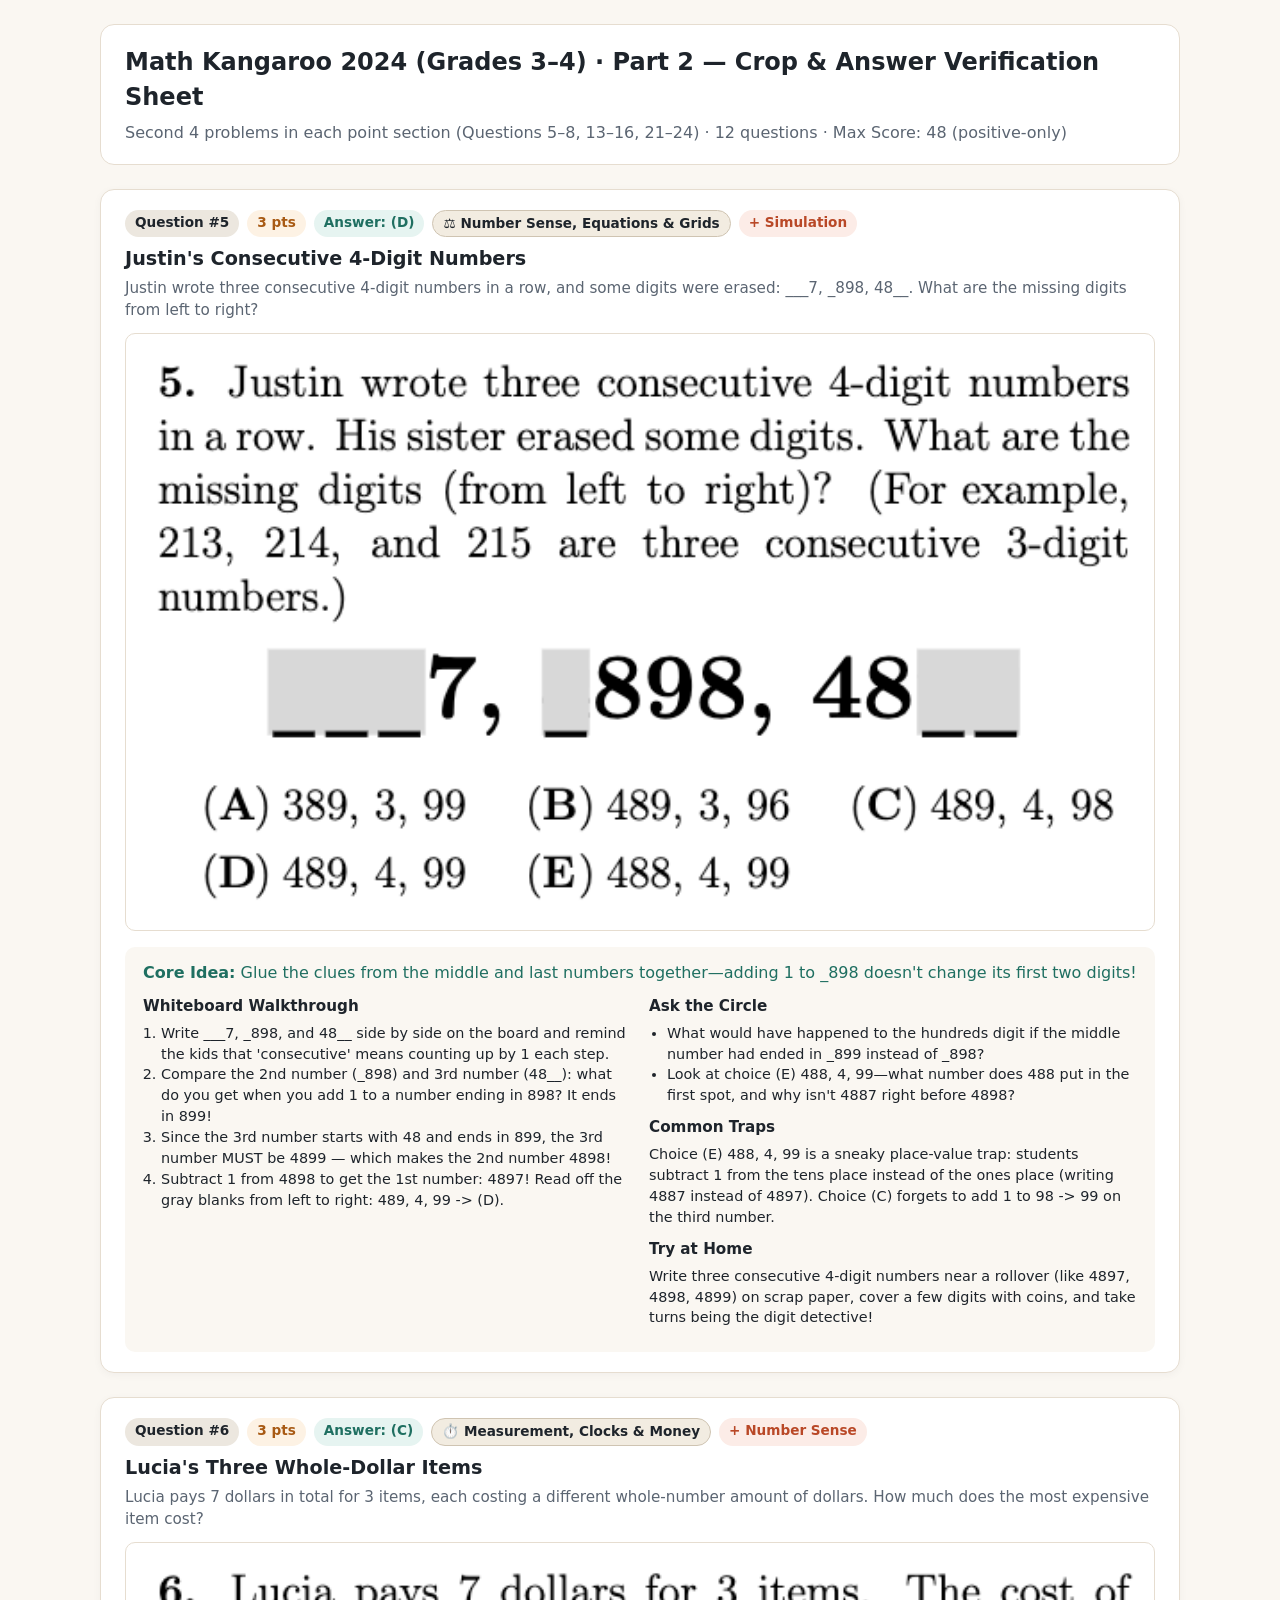
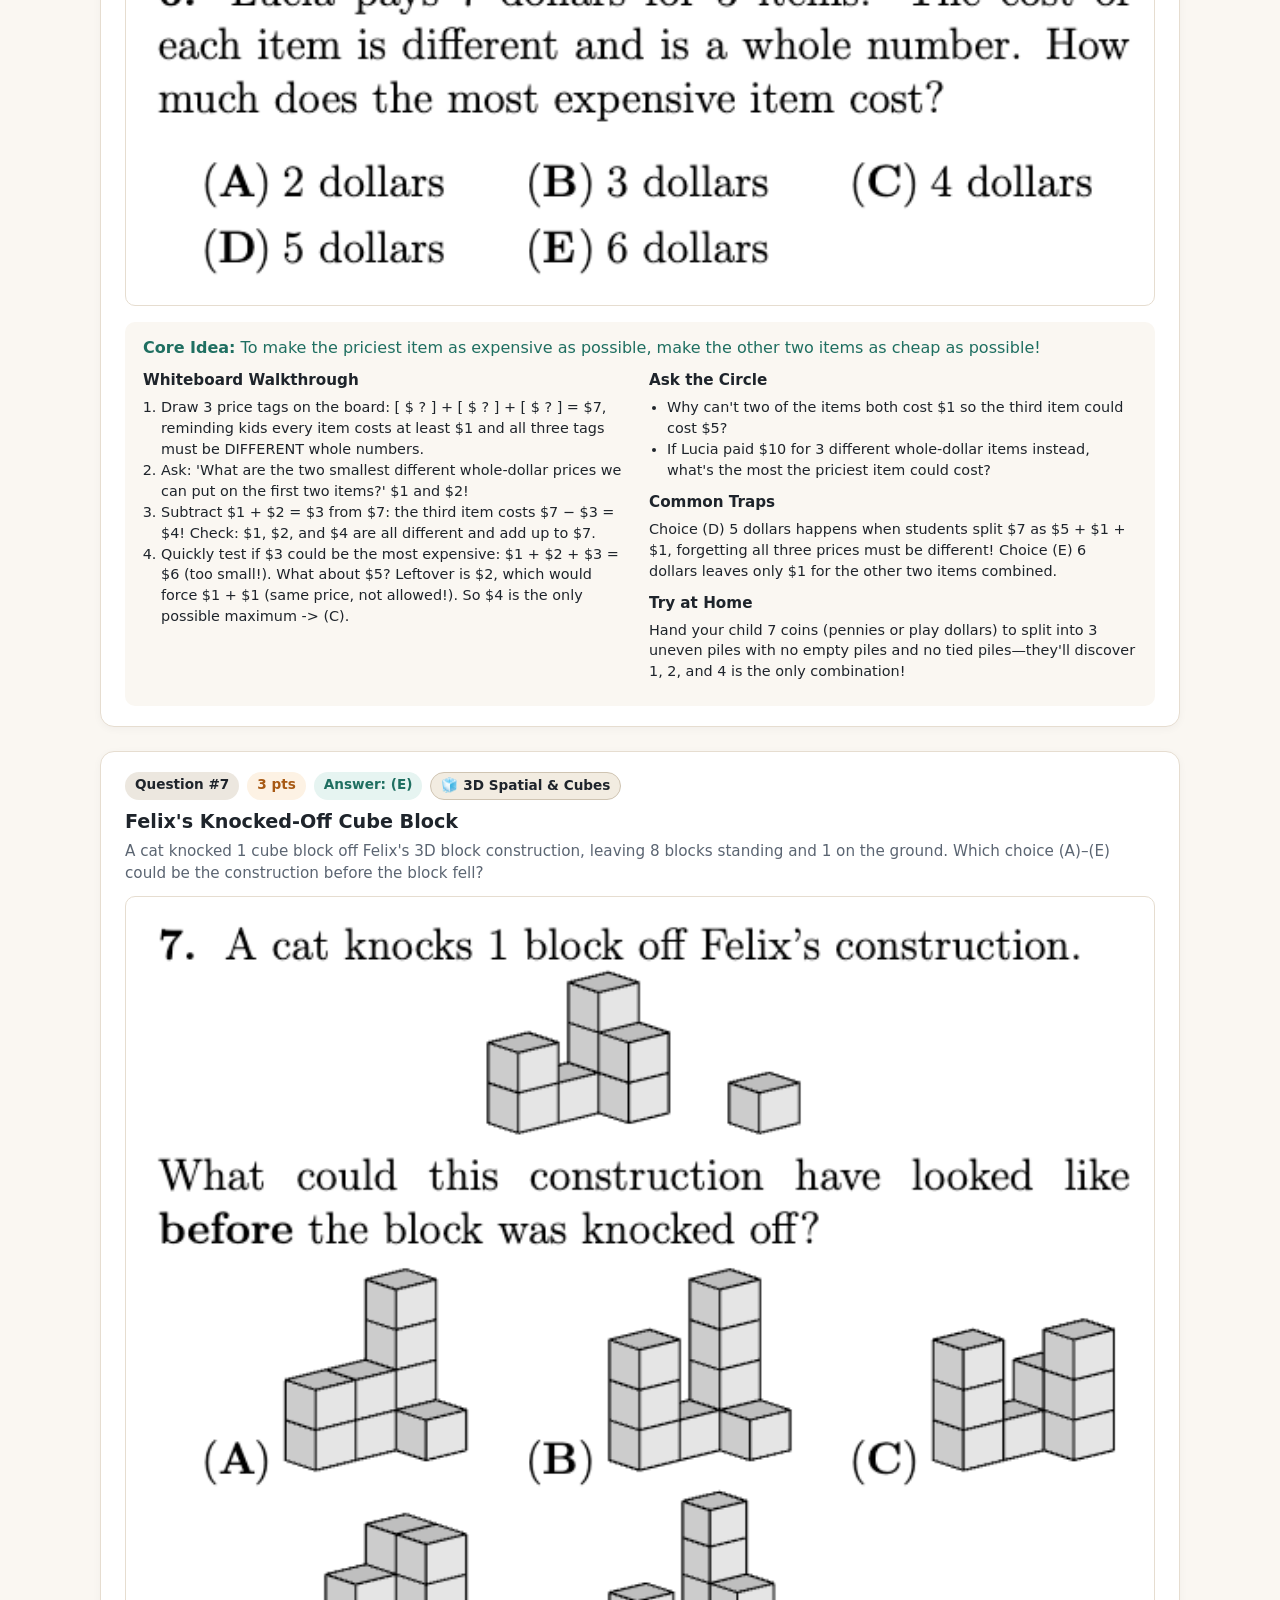
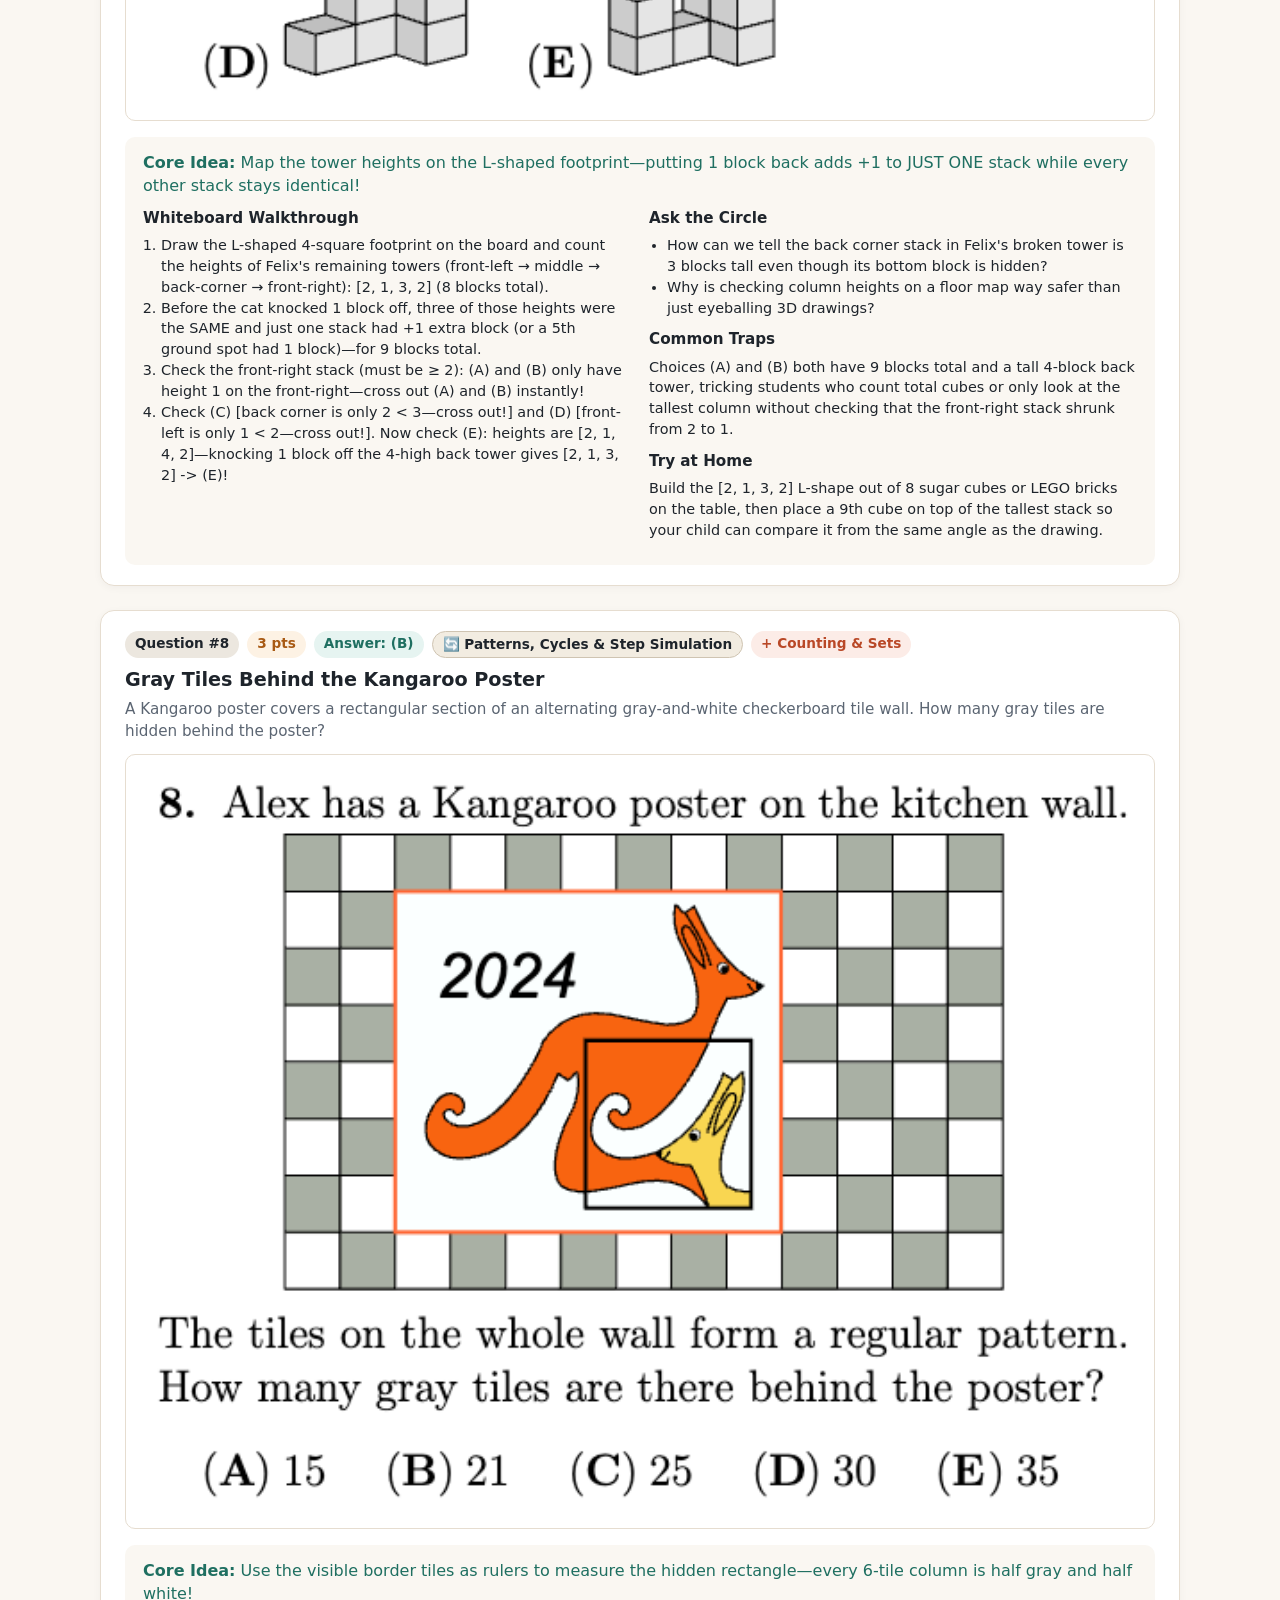
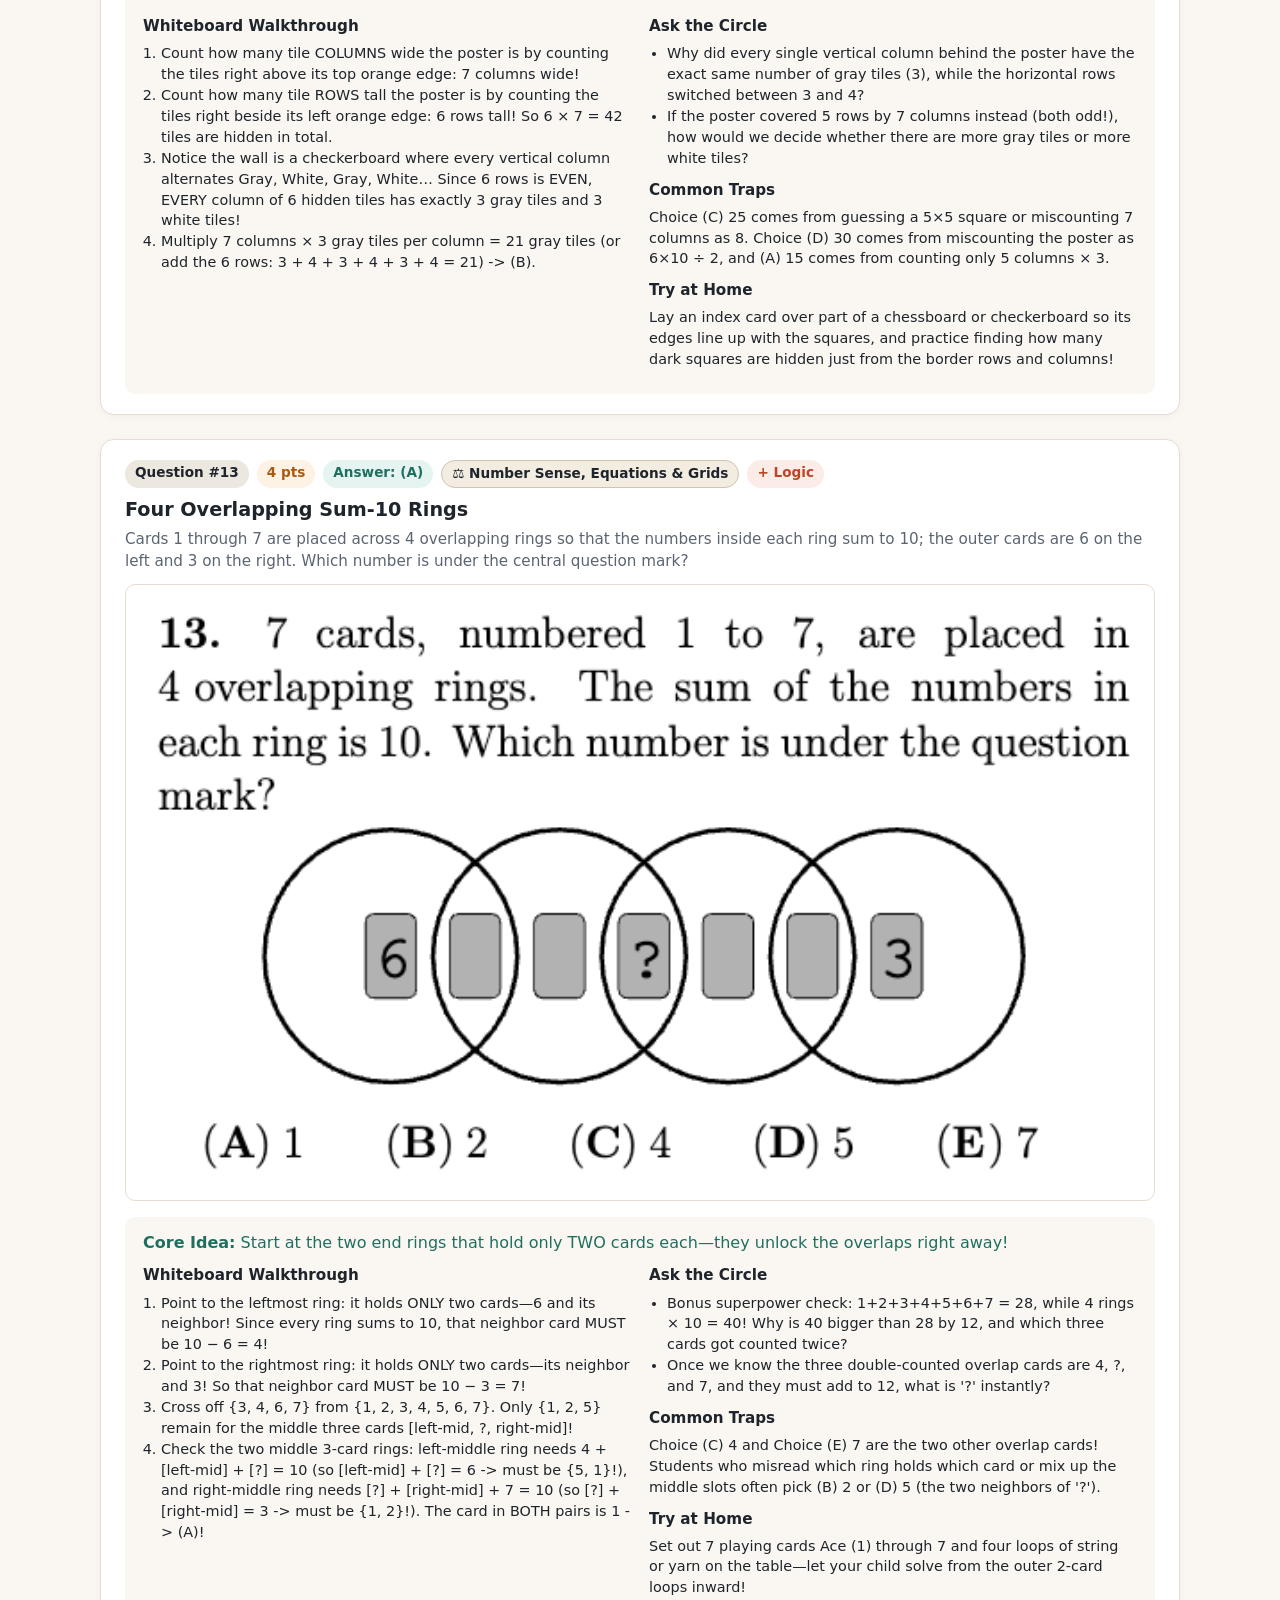
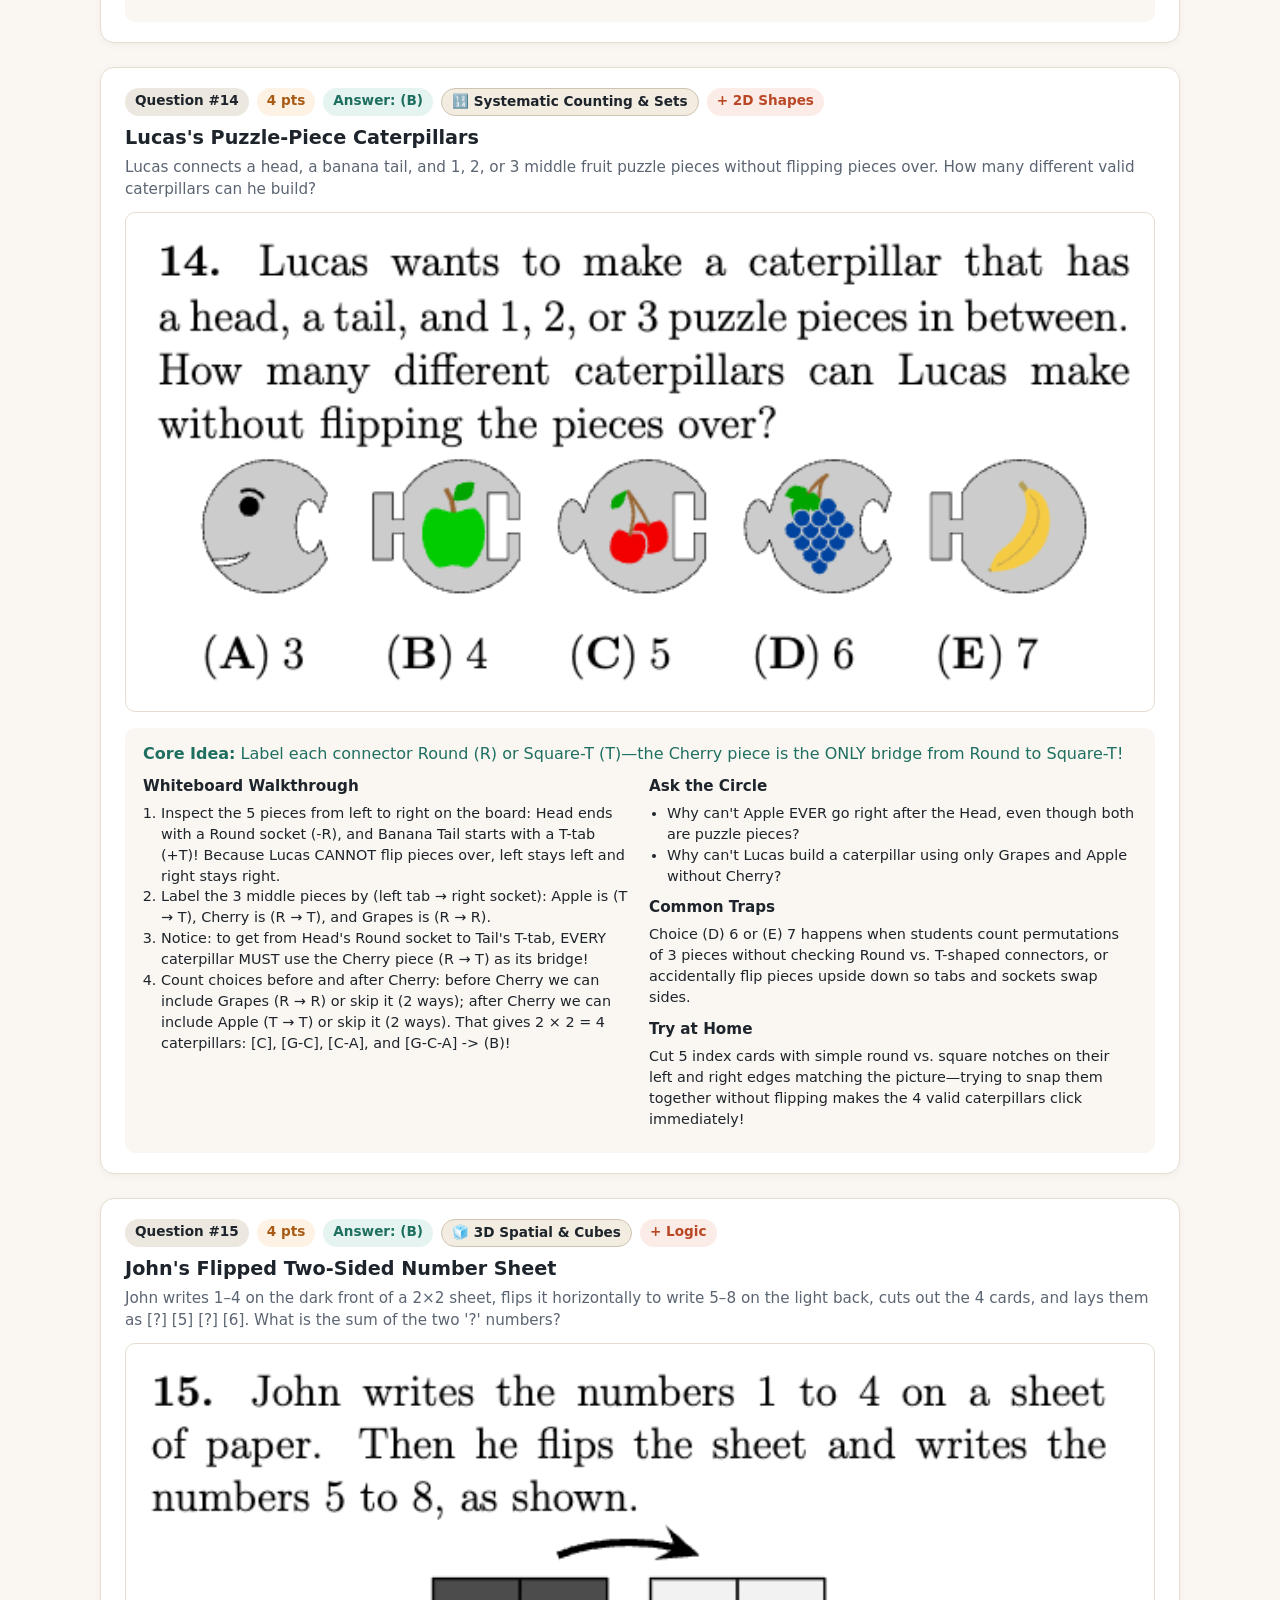
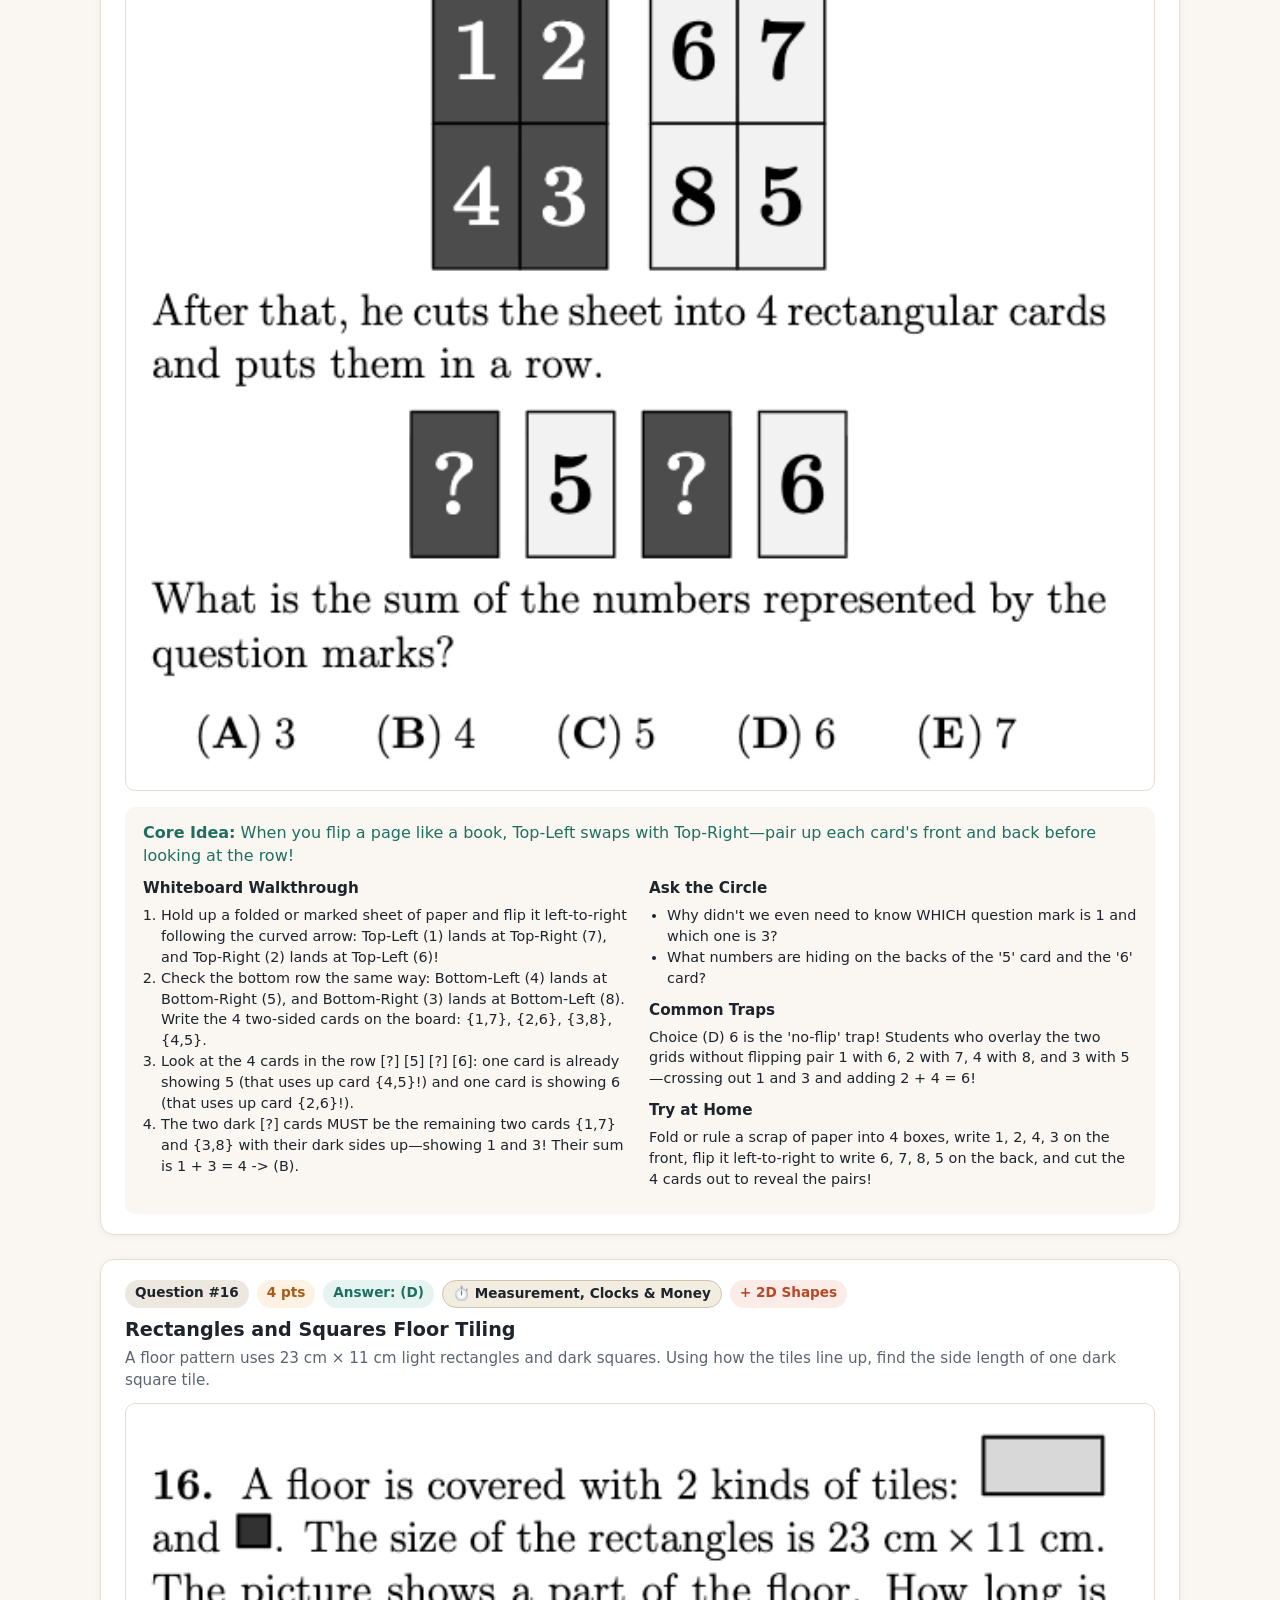
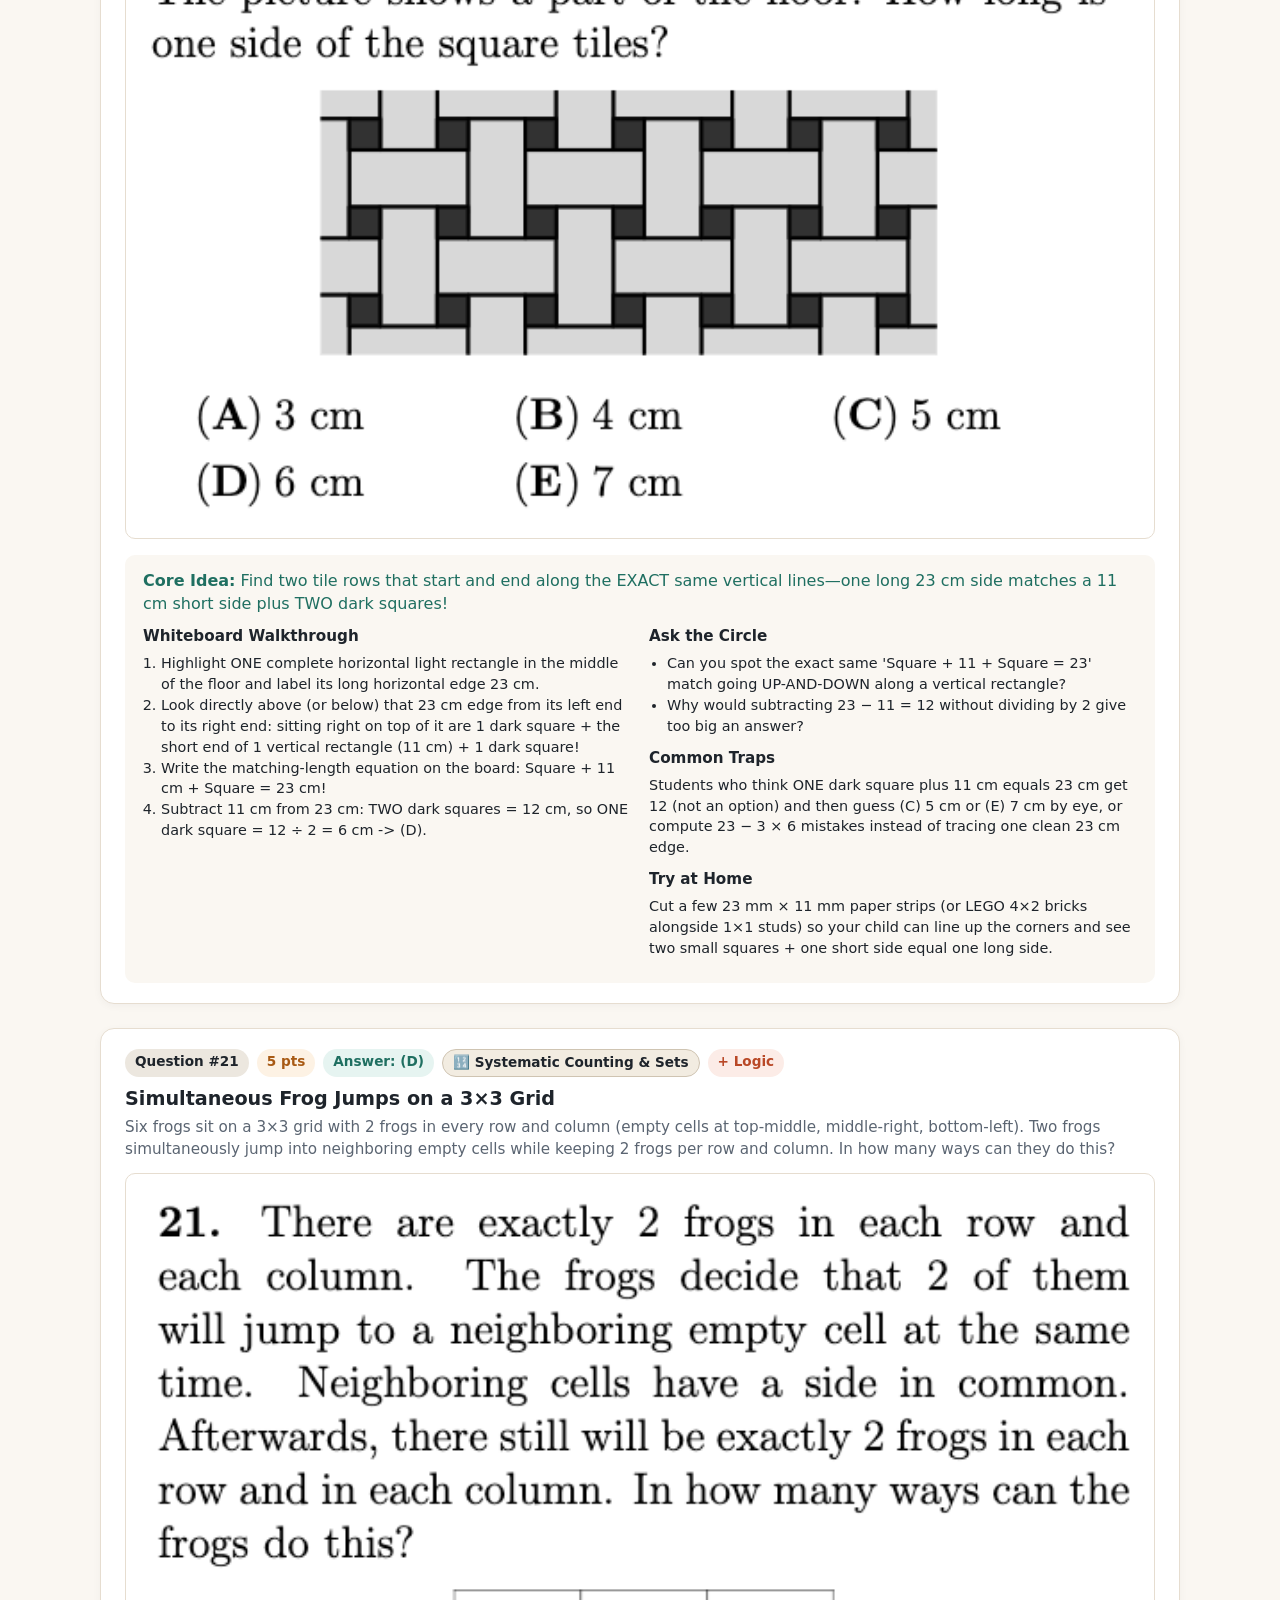
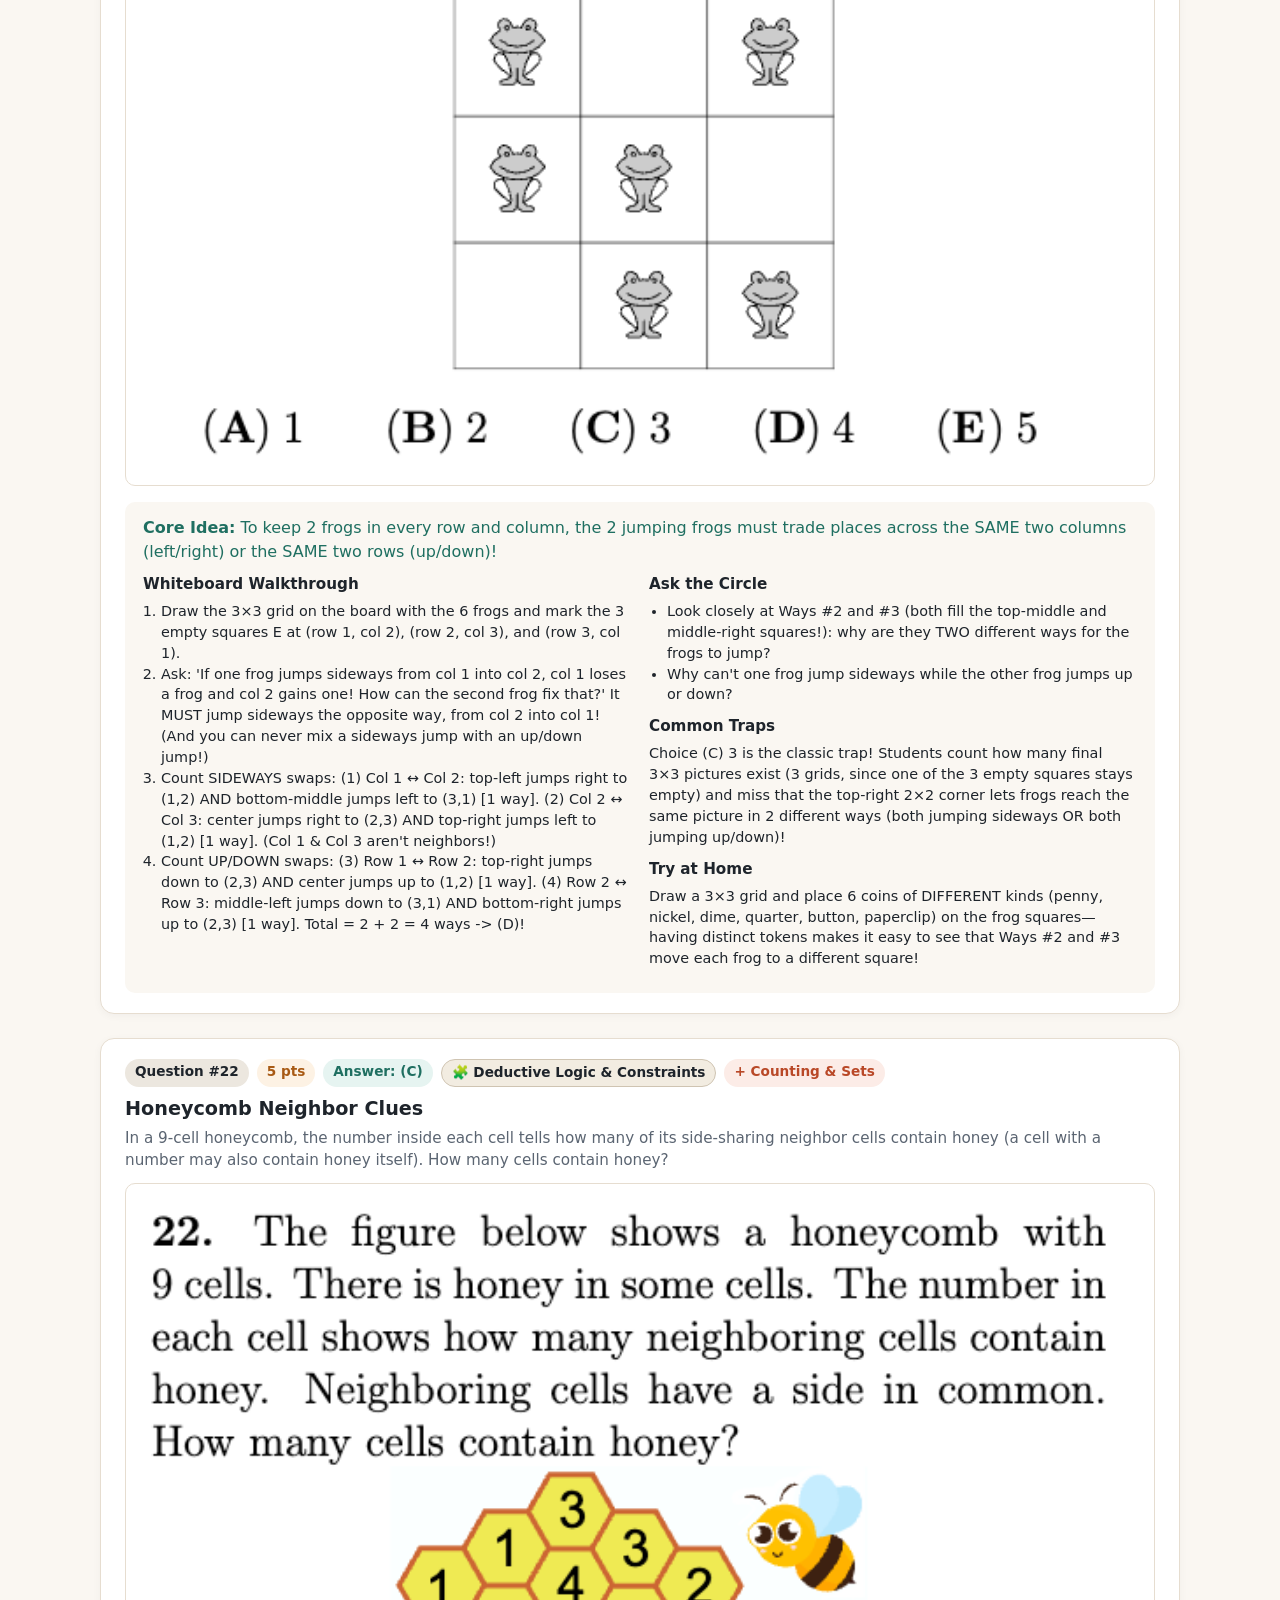
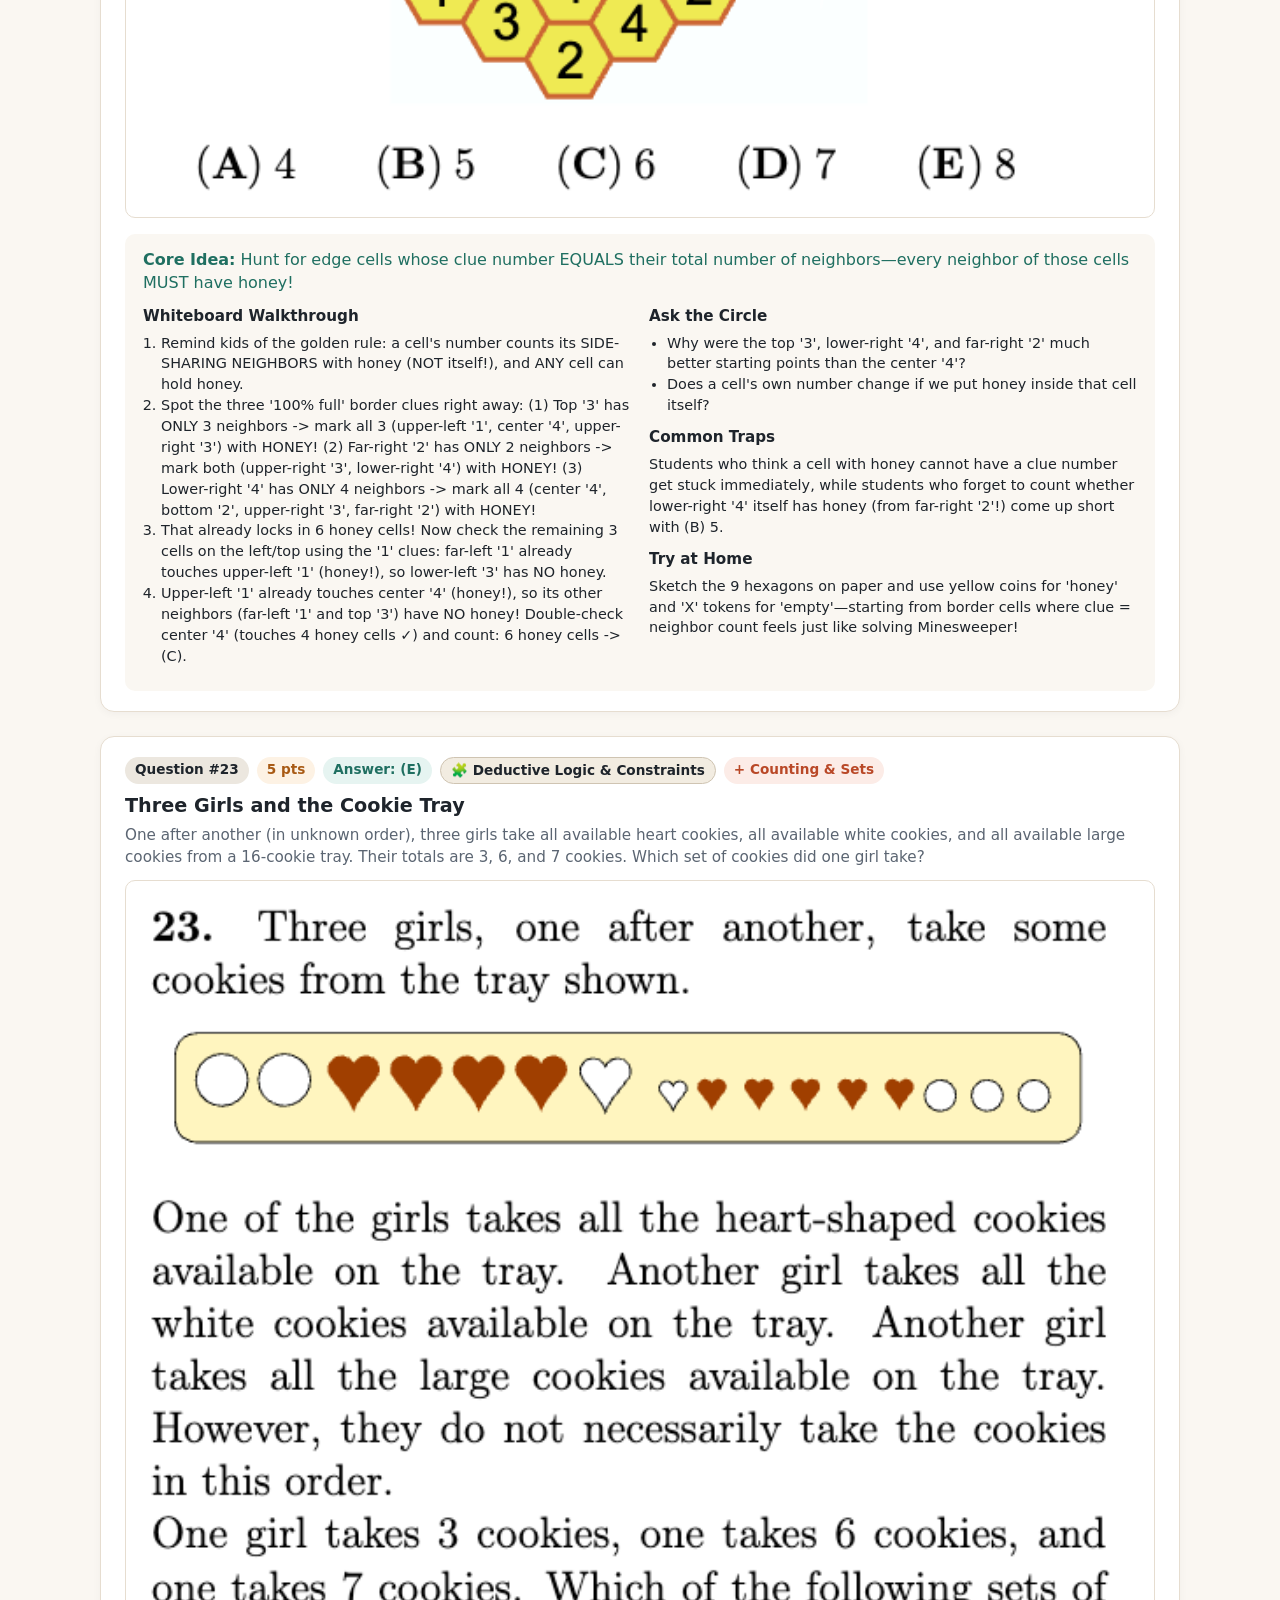
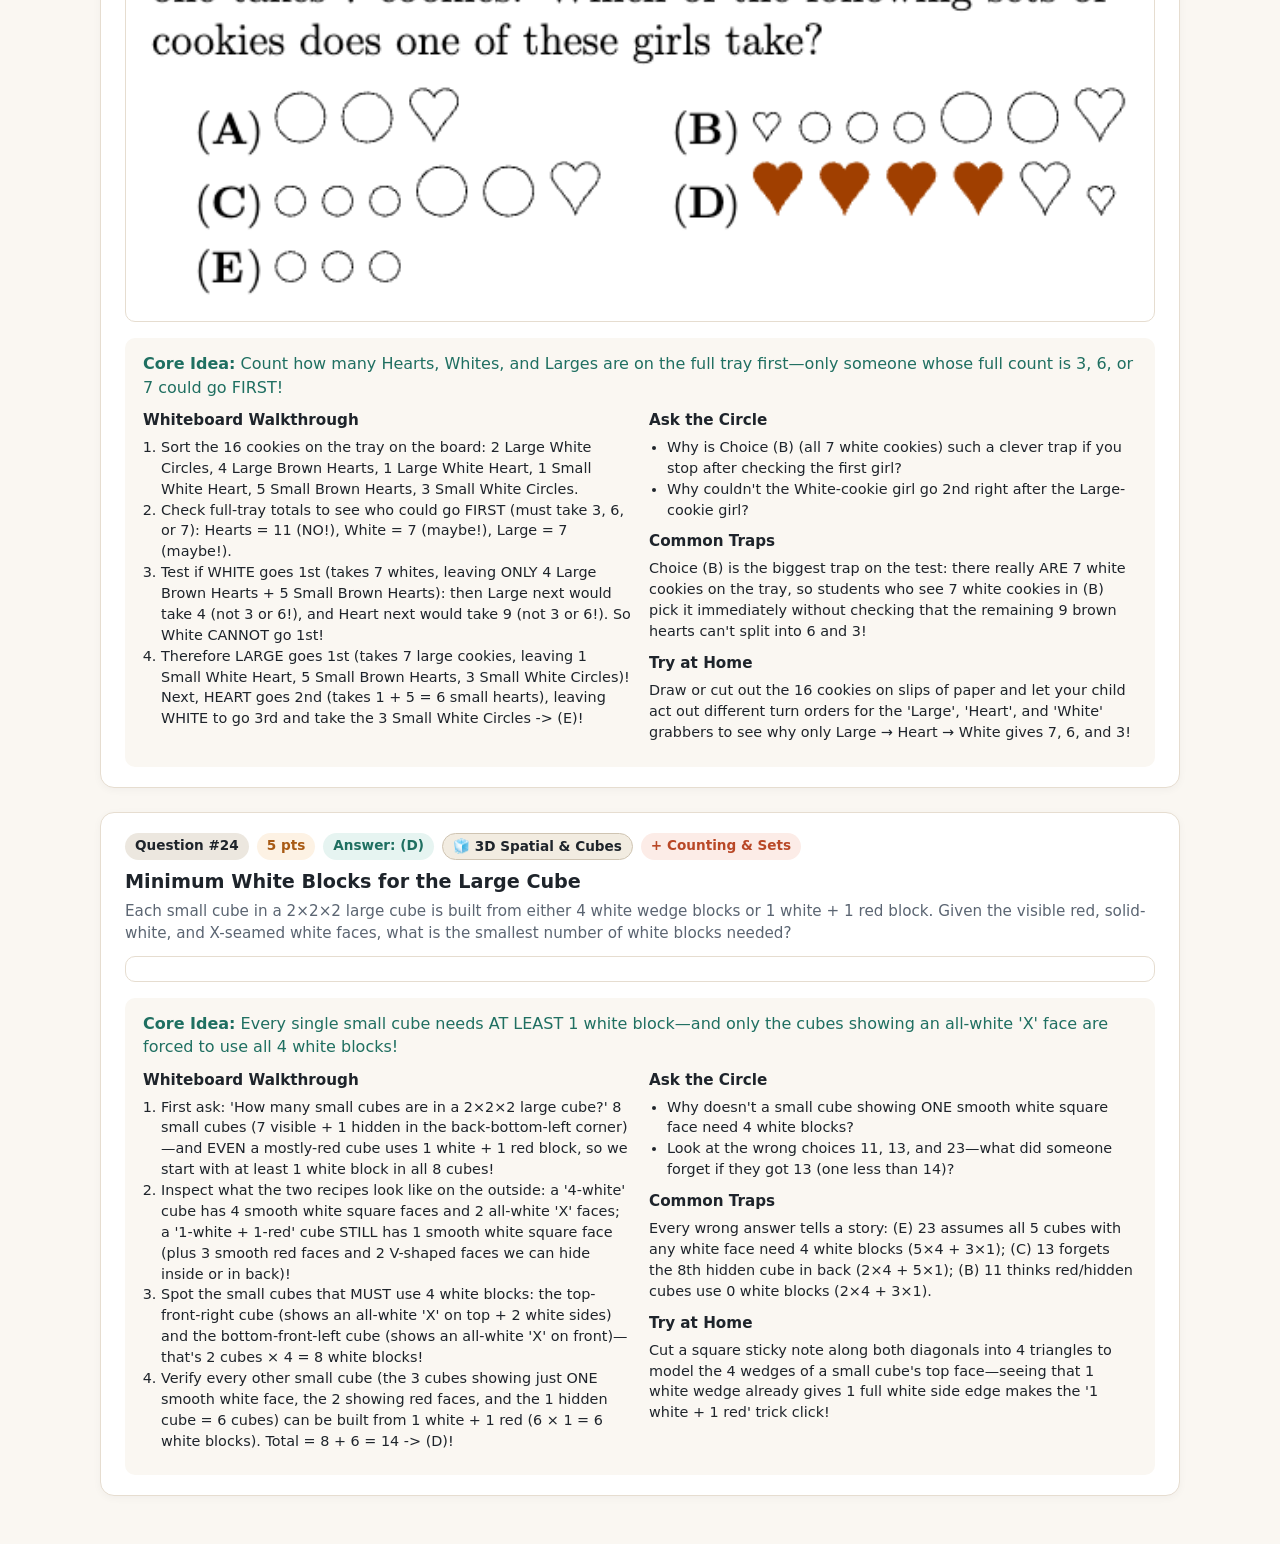
<file: webapp/packs/2024-g34-part2/preview.html>
<!doctype html>
<html lang="en">
<head>
  <meta charset="utf-8" />
  <meta name="viewport" content="width=device-width, initial-scale=1" />
  <title>Preview: Math Kangaroo 2024 (Grades 3–4) · Part 2</title>
  <style>
    body {
      font-family: -apple-system, BlinkMacSystemFont, "Segoe UI", system-ui, sans-serif;
      background: #FAF7F2;
      color: #1E242B;
      margin: 0;
      padding: 24px;
      line-height: 1.45;
    }
    .wrap { max-width: 1080px; margin: 0 auto; }
    .page-head {
      background: #fff;
      border: 1px solid #E6DDD0;
      border-radius: 14px;
      padding: 20px 24px;
      margin-bottom: 24px;
    }
    .page-head h1 { margin: 0 0 6px; font-size: 1.5rem; }
    .page-head p { margin: 0; color: #5B6572; }
    .card {
      background: #fff;
      border: 1px solid #E6DDD0;
      border-radius: 14px;
      padding: 20px 24px;
      margin-bottom: 24px;
      box-shadow: 0 2px 8px rgba(30, 36, 43, 0.04);
    }
    .card-head h2 { margin: 8px 0 4px; font-size: 1.2rem; }
    .summary { margin: 0 0 12px; color: #5B6572; font-size: 0.95rem; }
    .badges { display: flex; flex-wrap: wrap; gap: 8px; }
    .badge {
      display: inline-block;
      padding: 3px 10px;
      border-radius: 999px;
      font-weight: 700;
      font-size: 0.85rem;
    }
    .qnum { background: #ECE7DF; color: #1E242B; }
    .pts { background: #FDF2E4; color: #A85A14; }
    .ans { background: #E6F4F1; color: #1F6F61; }
    .qcls { background: #F2ECE1; color: #1E242B; border: 1px solid #CFC4B2; }
    .qsec { background: #FCECE7; color: #B94827; }
    .img-wrap {
      border: 1px solid #E6DDD0;
      border-radius: 10px;
      padding: 12px;
      background: #fff;
      text-align: center;
      margin-bottom: 16px;
    }
    .img-wrap img { max-width: 100%; height: auto; display: block; margin: 0 auto; }
    .guide { background: #FAF7F2; border-radius: 10px; padding: 14px 18px; }
    .headline { margin: 0 0 10px; color: #1F6F61; }
    .cols { display: grid; grid-template-columns: 1fr 1fr; gap: 18px; }
    .cols h3 { margin: 0 0 6px; font-size: 0.95rem; }
    .cols ol, .cols ul, .cols p { margin: 0 0 10px; padding-left: 18px; font-size: 0.9rem; }
    .cols p { padding-left: 0; }
    @media (max-width: 760px) { .cols { grid-template-columns: 1fr; } }
  </style>
</head>
<body>
  <div class="wrap">
    <header class="page-head">
      <h1>Math Kangaroo 2024 (Grades 3–4) · Part 2 — Crop &amp; Answer Verification Sheet</h1>
      <p>Second 4 problems in each point section (Questions 5–8, 13–16, 21–24) · 12 questions · Max Score: 48 (positive-only)</p>
    </header>
    
            <article class="card">
              <header class="card-head">
                <div class="badges">
                  <span class="badge qnum">Question #5</span>
                  <span class="badge pts">3 pts</span>
                  <span class="badge ans">Answer: (D)</span>
                  <span class="badge qcls">⚖️ Number Sense, Equations &amp; Grids</span>
                  <span class="badge qsec">+ Simulation</span>
                </div>
                <h2>Justin&#x27;s Consecutive 4-Digit Numbers</h2>
                <p class="summary">Justin wrote three consecutive 4-digit numbers in a row, and some digits were erased: ___7, _898, 48__. What are the missing digits from left to right?</p>
              </header>
              <div class="img-wrap">
                <img src="images/q05.png" alt="Question 5" loading="lazy" />
              </div>
              <section class="guide">
                <p class="headline"><strong>Core Idea:</strong> Glue the clues from the middle and last numbers together—adding 1 to _898 doesn&#x27;t change its first two digits!</p>
                <div class="cols">
                  <div>
                    <h3>Whiteboard Walkthrough</h3>
                    <ol><li>Write ___7, _898, and 48__ side by side on the board and remind the kids that &#x27;consecutive&#x27; means counting up by 1 each step.</li><li>Compare the 2nd number (_898) and 3rd number (48__): what do you get when you add 1 to a number ending in 898? It ends in 899!</li><li>Since the 3rd number starts with 48 and ends in 899, the 3rd number MUST be 4899 — which makes the 2nd number 4898!</li><li>Subtract 1 from 4898 to get the 1st number: 4897! Read off the gray blanks from left to right: 489, 4, 99 -&gt; (D).</li></ol>
                  </div>
                  <div>
                    <h3>Ask the Circle</h3>
                    <ul><li>What would have happened to the hundreds digit if the middle number had ended in _899 instead of _898?</li><li>Look at choice (E) 488, 4, 99—what number does 488 put in the first spot, and why isn&#x27;t 4887 right before 4898?</li></ul>
                    <h3>Common Traps</h3>
                    <p>Choice (E) 488, 4, 99 is a sneaky place-value trap: students subtract 1 from the tens place instead of the ones place (writing 4887 instead of 4897). Choice (C) forgets to add 1 to 98 -&gt; 99 on the third number.</p>
                    <h3>Try at Home</h3><p>Write three consecutive 4-digit numbers near a rollover (like 4897, 4898, 4899) on scrap paper, cover a few digits with coins, and take turns being the digit detective!</p>
                  </div>
                </div>
              </section>
            </article>
            
            <article class="card">
              <header class="card-head">
                <div class="badges">
                  <span class="badge qnum">Question #6</span>
                  <span class="badge pts">3 pts</span>
                  <span class="badge ans">Answer: (C)</span>
                  <span class="badge qcls">⏱️ Measurement, Clocks &amp; Money</span>
                  <span class="badge qsec">+ Number Sense</span>
                </div>
                <h2>Lucia&#x27;s Three Whole-Dollar Items</h2>
                <p class="summary">Lucia pays 7 dollars in total for 3 items, each costing a different whole-number amount of dollars. How much does the most expensive item cost?</p>
              </header>
              <div class="img-wrap">
                <img src="images/q06.png" alt="Question 6" loading="lazy" />
              </div>
              <section class="guide">
                <p class="headline"><strong>Core Idea:</strong> To make the priciest item as expensive as possible, make the other two items as cheap as possible!</p>
                <div class="cols">
                  <div>
                    <h3>Whiteboard Walkthrough</h3>
                    <ol><li>Draw 3 price tags on the board: [ $ ? ] + [ $ ? ] + [ $ ? ] = $7, reminding kids every item costs at least $1 and all three tags must be DIFFERENT whole numbers.</li><li>Ask: &#x27;What are the two smallest different whole-dollar prices we can put on the first two items?&#x27; $1 and $2!</li><li>Subtract $1 + $2 = $3 from $7: the third item costs $7 − $3 = $4! Check: $1, $2, and $4 are all different and add up to $7.</li><li>Quickly test if $3 could be the most expensive: $1 + $2 + $3 = $6 (too small!). What about $5? Leftover is $2, which would force $1 + $1 (same price, not allowed!). So $4 is the only possible maximum -&gt; (C).</li></ol>
                  </div>
                  <div>
                    <h3>Ask the Circle</h3>
                    <ul><li>Why can&#x27;t two of the items both cost $1 so the third item could cost $5?</li><li>If Lucia paid $10 for 3 different whole-dollar items instead, what&#x27;s the most the priciest item could cost?</li></ul>
                    <h3>Common Traps</h3>
                    <p>Choice (D) 5 dollars happens when students split $7 as $5 + $1 + $1, forgetting all three prices must be different! Choice (E) 6 dollars leaves only $1 for the other two items combined.</p>
                    <h3>Try at Home</h3><p>Hand your child 7 coins (pennies or play dollars) to split into 3 uneven piles with no empty piles and no tied piles—they&#x27;ll discover 1, 2, and 4 is the only combination!</p>
                  </div>
                </div>
              </section>
            </article>
            
            <article class="card">
              <header class="card-head">
                <div class="badges">
                  <span class="badge qnum">Question #7</span>
                  <span class="badge pts">3 pts</span>
                  <span class="badge ans">Answer: (E)</span>
                  <span class="badge qcls">🧊 3D Spatial &amp; Cubes</span>
                  
                </div>
                <h2>Felix&#x27;s Knocked-Off Cube Block</h2>
                <p class="summary">A cat knocked 1 cube block off Felix&#x27;s 3D block construction, leaving 8 blocks standing and 1 on the ground. Which choice (A)–(E) could be the construction before the block fell?</p>
              </header>
              <div class="img-wrap">
                <img src="images/q07.png" alt="Question 7" loading="lazy" />
              </div>
              <section class="guide">
                <p class="headline"><strong>Core Idea:</strong> Map the tower heights on the L-shaped footprint—putting 1 block back adds +1 to JUST ONE stack while every other stack stays identical!</p>
                <div class="cols">
                  <div>
                    <h3>Whiteboard Walkthrough</h3>
                    <ol><li>Draw the L-shaped 4-square footprint on the board and count the heights of Felix&#x27;s remaining towers (front-left → middle → back-corner → front-right): [2, 1, 3, 2] (8 blocks total).</li><li>Before the cat knocked 1 block off, three of those heights were the SAME and just one stack had +1 extra block (or a 5th ground spot had 1 block)—for 9 blocks total.</li><li>Check the front-right stack (must be ≥ 2): (A) and (B) only have height 1 on the front-right—cross out (A) and (B) instantly!</li><li>Check (C) [back corner is only 2 &lt; 3—cross out!] and (D) [front-left is only 1 &lt; 2—cross out!]. Now check (E): heights are [2, 1, 4, 2]—knocking 1 block off the 4-high back tower gives [2, 1, 3, 2] -&gt; (E)!</li></ol>
                  </div>
                  <div>
                    <h3>Ask the Circle</h3>
                    <ul><li>How can we tell the back corner stack in Felix&#x27;s broken tower is 3 blocks tall even though its bottom block is hidden?</li><li>Why is checking column heights on a floor map way safer than just eyeballing 3D drawings?</li></ul>
                    <h3>Common Traps</h3>
                    <p>Choices (A) and (B) both have 9 blocks total and a tall 4-block back tower, tricking students who count total cubes or only look at the tallest column without checking that the front-right stack shrunk from 2 to 1.</p>
                    <h3>Try at Home</h3><p>Build the [2, 1, 3, 2] L-shape out of 8 sugar cubes or LEGO bricks on the table, then place a 9th cube on top of the tallest stack so your child can compare it from the same angle as the drawing.</p>
                  </div>
                </div>
              </section>
            </article>
            
            <article class="card">
              <header class="card-head">
                <div class="badges">
                  <span class="badge qnum">Question #8</span>
                  <span class="badge pts">3 pts</span>
                  <span class="badge ans">Answer: (B)</span>
                  <span class="badge qcls">🔄 Patterns, Cycles &amp; Step Simulation</span>
                  <span class="badge qsec">+ Counting &amp; Sets</span>
                </div>
                <h2>Gray Tiles Behind the Kangaroo Poster</h2>
                <p class="summary">A Kangaroo poster covers a rectangular section of an alternating gray-and-white checkerboard tile wall. How many gray tiles are hidden behind the poster?</p>
              </header>
              <div class="img-wrap">
                <img src="images/q08.png" alt="Question 8" loading="lazy" />
              </div>
              <section class="guide">
                <p class="headline"><strong>Core Idea:</strong> Use the visible border tiles as rulers to measure the hidden rectangle—every 6-tile column is half gray and half white!</p>
                <div class="cols">
                  <div>
                    <h3>Whiteboard Walkthrough</h3>
                    <ol><li>Count how many tile COLUMNS wide the poster is by counting the tiles right above its top orange edge: 7 columns wide!</li><li>Count how many tile ROWS tall the poster is by counting the tiles right beside its left orange edge: 6 rows tall! So 6 × 7 = 42 tiles are hidden in total.</li><li>Notice the wall is a checkerboard where every vertical column alternates Gray, White, Gray, White… Since 6 rows is EVEN, EVERY column of 6 hidden tiles has exactly 3 gray tiles and 3 white tiles!</li><li>Multiply 7 columns × 3 gray tiles per column = 21 gray tiles (or add the 6 rows: 3 + 4 + 3 + 4 + 3 + 4 = 21) -&gt; (B).</li></ol>
                  </div>
                  <div>
                    <h3>Ask the Circle</h3>
                    <ul><li>Why did every single vertical column behind the poster have the exact same number of gray tiles (3), while the horizontal rows switched between 3 and 4?</li><li>If the poster covered 5 rows by 7 columns instead (both odd!), how would we decide whether there are more gray tiles or more white tiles?</li></ul>
                    <h3>Common Traps</h3>
                    <p>Choice (C) 25 comes from guessing a 5×5 square or miscounting 7 columns as 8. Choice (D) 30 comes from miscounting the poster as 6×10 ÷ 2, and (A) 15 comes from counting only 5 columns × 3.</p>
                    <h3>Try at Home</h3><p>Lay an index card over part of a chessboard or checkerboard so its edges line up with the squares, and practice finding how many dark squares are hidden just from the border rows and columns!</p>
                  </div>
                </div>
              </section>
            </article>
            
            <article class="card">
              <header class="card-head">
                <div class="badges">
                  <span class="badge qnum">Question #13</span>
                  <span class="badge pts">4 pts</span>
                  <span class="badge ans">Answer: (A)</span>
                  <span class="badge qcls">⚖️ Number Sense, Equations &amp; Grids</span>
                  <span class="badge qsec">+ Logic</span>
                </div>
                <h2>Four Overlapping Sum-10 Rings</h2>
                <p class="summary">Cards 1 through 7 are placed across 4 overlapping rings so that the numbers inside each ring sum to 10; the outer cards are 6 on the left and 3 on the right. Which number is under the central question mark?</p>
              </header>
              <div class="img-wrap">
                <img src="images/q13.png" alt="Question 13" loading="lazy" />
              </div>
              <section class="guide">
                <p class="headline"><strong>Core Idea:</strong> Start at the two end rings that hold only TWO cards each—they unlock the overlaps right away!</p>
                <div class="cols">
                  <div>
                    <h3>Whiteboard Walkthrough</h3>
                    <ol><li>Point to the leftmost ring: it holds ONLY two cards—6 and its neighbor! Since every ring sums to 10, that neighbor card MUST be 10 − 6 = 4!</li><li>Point to the rightmost ring: it holds ONLY two cards—its neighbor and 3! So that neighbor card MUST be 10 − 3 = 7!</li><li>Cross off {3, 4, 6, 7} from {1, 2, 3, 4, 5, 6, 7}. Only {1, 2, 5} remain for the middle three cards [left-mid, ?, right-mid]!</li><li>Check the two middle 3-card rings: left-middle ring needs 4 + [left-mid] + [?] = 10 (so [left-mid] + [?] = 6 -&gt; must be {5, 1}!), and right-middle ring needs [?] + [right-mid] + 7 = 10 (so [?] + [right-mid] = 3 -&gt; must be {1, 2}!). The card in BOTH pairs is 1 -&gt; (A)!</li></ol>
                  </div>
                  <div>
                    <h3>Ask the Circle</h3>
                    <ul><li>Bonus superpower check: 1+2+3+4+5+6+7 = 28, while 4 rings × 10 = 40! Why is 40 bigger than 28 by 12, and which three cards got counted twice?</li><li>Once we know the three double-counted overlap cards are 4, ?, and 7, and they must add to 12, what is &#x27;?&#x27; instantly?</li></ul>
                    <h3>Common Traps</h3>
                    <p>Choice (C) 4 and Choice (E) 7 are the two other overlap cards! Students who misread which ring holds which card or mix up the middle slots often pick (B) 2 or (D) 5 (the two neighbors of &#x27;?&#x27;).</p>
                    <h3>Try at Home</h3><p>Set out 7 playing cards Ace (1) through 7 and four loops of string or yarn on the table—let your child solve from the outer 2-card loops inward!</p>
                  </div>
                </div>
              </section>
            </article>
            
            <article class="card">
              <header class="card-head">
                <div class="badges">
                  <span class="badge qnum">Question #14</span>
                  <span class="badge pts">4 pts</span>
                  <span class="badge ans">Answer: (B)</span>
                  <span class="badge qcls">🔢 Systematic Counting &amp; Sets</span>
                  <span class="badge qsec">+ 2D Shapes</span>
                </div>
                <h2>Lucas&#x27;s Puzzle-Piece Caterpillars</h2>
                <p class="summary">Lucas connects a head, a banana tail, and 1, 2, or 3 middle fruit puzzle pieces without flipping pieces over. How many different valid caterpillars can he build?</p>
              </header>
              <div class="img-wrap">
                <img src="images/q14.png" alt="Question 14" loading="lazy" />
              </div>
              <section class="guide">
                <p class="headline"><strong>Core Idea:</strong> Label each connector Round (R) or Square-T (T)—the Cherry piece is the ONLY bridge from Round to Square-T!</p>
                <div class="cols">
                  <div>
                    <h3>Whiteboard Walkthrough</h3>
                    <ol><li>Inspect the 5 pieces from left to right on the board: Head ends with a Round socket (-R), and Banana Tail starts with a T-tab (+T)! Because Lucas CANNOT flip pieces over, left stays left and right stays right.</li><li>Label the 3 middle pieces by (left tab → right socket): Apple is (T → T), Cherry is (R → T), and Grapes is (R → R).</li><li>Notice: to get from Head&#x27;s Round socket to Tail&#x27;s T-tab, EVERY caterpillar MUST use the Cherry piece (R → T) as its bridge!</li><li>Count choices before and after Cherry: before Cherry we can include Grapes (R → R) or skip it (2 ways); after Cherry we can include Apple (T → T) or skip it (2 ways). That gives 2 × 2 = 4 caterpillars: [C], [G-C], [C-A], and [G-C-A] -&gt; (B)!</li></ol>
                  </div>
                  <div>
                    <h3>Ask the Circle</h3>
                    <ul><li>Why can&#x27;t Apple EVER go right after the Head, even though both are puzzle pieces?</li><li>Why can&#x27;t Lucas build a caterpillar using only Grapes and Apple without Cherry?</li></ul>
                    <h3>Common Traps</h3>
                    <p>Choice (D) 6 or (E) 7 happens when students count permutations of 3 pieces without checking Round vs. T-shaped connectors, or accidentally flip pieces upside down so tabs and sockets swap sides.</p>
                    <h3>Try at Home</h3><p>Cut 5 index cards with simple round vs. square notches on their left and right edges matching the picture—trying to snap them together without flipping makes the 4 valid caterpillars click immediately!</p>
                  </div>
                </div>
              </section>
            </article>
            
            <article class="card">
              <header class="card-head">
                <div class="badges">
                  <span class="badge qnum">Question #15</span>
                  <span class="badge pts">4 pts</span>
                  <span class="badge ans">Answer: (B)</span>
                  <span class="badge qcls">🧊 3D Spatial &amp; Cubes</span>
                  <span class="badge qsec">+ Logic</span>
                </div>
                <h2>John&#x27;s Flipped Two-Sided Number Sheet</h2>
                <p class="summary">John writes 1–4 on the dark front of a 2×2 sheet, flips it horizontally to write 5–8 on the light back, cuts out the 4 cards, and lays them as [?] [5] [?] [6]. What is the sum of the two &#x27;?&#x27; numbers?</p>
              </header>
              <div class="img-wrap">
                <img src="images/q15.png" alt="Question 15" loading="lazy" />
              </div>
              <section class="guide">
                <p class="headline"><strong>Core Idea:</strong> When you flip a page like a book, Top-Left swaps with Top-Right—pair up each card&#x27;s front and back before looking at the row!</p>
                <div class="cols">
                  <div>
                    <h3>Whiteboard Walkthrough</h3>
                    <ol><li>Hold up a folded or marked sheet of paper and flip it left-to-right following the curved arrow: Top-Left (1) lands at Top-Right (7), and Top-Right (2) lands at Top-Left (6)!</li><li>Check the bottom row the same way: Bottom-Left (4) lands at Bottom-Right (5), and Bottom-Right (3) lands at Bottom-Left (8). Write the 4 two-sided cards on the board: {1,7}, {2,6}, {3,8}, {4,5}.</li><li>Look at the 4 cards in the row [?] [5] [?] [6]: one card is already showing 5 (that uses up card {4,5}!) and one card is showing 6 (that uses up card {2,6}!).</li><li>The two dark [?] cards MUST be the remaining two cards {1,7} and {3,8} with their dark sides up—showing 1 and 3! Their sum is 1 + 3 = 4 -&gt; (B).</li></ol>
                  </div>
                  <div>
                    <h3>Ask the Circle</h3>
                    <ul><li>Why didn&#x27;t we even need to know WHICH question mark is 1 and which one is 3?</li><li>What numbers are hiding on the backs of the &#x27;5&#x27; card and the &#x27;6&#x27; card?</li></ul>
                    <h3>Common Traps</h3>
                    <p>Choice (D) 6 is the &#x27;no-flip&#x27; trap! Students who overlay the two grids without flipping pair 1 with 6, 2 with 7, 4 with 8, and 3 with 5—crossing out 1 and 3 and adding 2 + 4 = 6!</p>
                    <h3>Try at Home</h3><p>Fold or rule a scrap of paper into 4 boxes, write 1, 2, 4, 3 on the front, flip it left-to-right to write 6, 7, 8, 5 on the back, and cut the 4 cards out to reveal the pairs!</p>
                  </div>
                </div>
              </section>
            </article>
            
            <article class="card">
              <header class="card-head">
                <div class="badges">
                  <span class="badge qnum">Question #16</span>
                  <span class="badge pts">4 pts</span>
                  <span class="badge ans">Answer: (D)</span>
                  <span class="badge qcls">⏱️ Measurement, Clocks &amp; Money</span>
                  <span class="badge qsec">+ 2D Shapes</span>
                </div>
                <h2>Rectangles and Squares Floor Tiling</h2>
                <p class="summary">A floor pattern uses 23 cm × 11 cm light rectangles and dark squares. Using how the tiles line up, find the side length of one dark square tile.</p>
              </header>
              <div class="img-wrap">
                <img src="images/q16.png" alt="Question 16" loading="lazy" />
              </div>
              <section class="guide">
                <p class="headline"><strong>Core Idea:</strong> Find two tile rows that start and end along the EXACT same vertical lines—one long 23 cm side matches a 11 cm short side plus TWO dark squares!</p>
                <div class="cols">
                  <div>
                    <h3>Whiteboard Walkthrough</h3>
                    <ol><li>Highlight ONE complete horizontal light rectangle in the middle of the floor and label its long horizontal edge 23 cm.</li><li>Look directly above (or below) that 23 cm edge from its left end to its right end: sitting right on top of it are 1 dark square + the short end of 1 vertical rectangle (11 cm) + 1 dark square!</li><li>Write the matching-length equation on the board: Square + 11 cm + Square = 23 cm!</li><li>Subtract 11 cm from 23 cm: TWO dark squares = 12 cm, so ONE dark square = 12 ÷ 2 = 6 cm -&gt; (D).</li></ol>
                  </div>
                  <div>
                    <h3>Ask the Circle</h3>
                    <ul><li>Can you spot the exact same &#x27;Square + 11 + Square = 23&#x27; match going UP-AND-DOWN along a vertical rectangle?</li><li>Why would subtracting 23 − 11 = 12 without dividing by 2 give too big an answer?</li></ul>
                    <h3>Common Traps</h3>
                    <p>Students who think ONE dark square plus 11 cm equals 23 cm get 12 (not an option) and then guess (C) 5 cm or (E) 7 cm by eye, or compute 23 − 3 × 6 mistakes instead of tracing one clean 23 cm edge.</p>
                    <h3>Try at Home</h3><p>Cut a few 23 mm × 11 mm paper strips (or LEGO 4×2 bricks alongside 1×1 studs) so your child can line up the corners and see two small squares + one short side equal one long side.</p>
                  </div>
                </div>
              </section>
            </article>
            
            <article class="card">
              <header class="card-head">
                <div class="badges">
                  <span class="badge qnum">Question #21</span>
                  <span class="badge pts">5 pts</span>
                  <span class="badge ans">Answer: (D)</span>
                  <span class="badge qcls">🔢 Systematic Counting &amp; Sets</span>
                  <span class="badge qsec">+ Logic</span>
                </div>
                <h2>Simultaneous Frog Jumps on a 3×3 Grid</h2>
                <p class="summary">Six frogs sit on a 3×3 grid with 2 frogs in every row and column (empty cells at top-middle, middle-right, bottom-left). Two frogs simultaneously jump into neighboring empty cells while keeping 2 frogs per row and column. In how many ways can they do this?</p>
              </header>
              <div class="img-wrap">
                <img src="images/q21.png" alt="Question 21" loading="lazy" />
              </div>
              <section class="guide">
                <p class="headline"><strong>Core Idea:</strong> To keep 2 frogs in every row and column, the 2 jumping frogs must trade places across the SAME two columns (left/right) or the SAME two rows (up/down)!</p>
                <div class="cols">
                  <div>
                    <h3>Whiteboard Walkthrough</h3>
                    <ol><li>Draw the 3×3 grid on the board with the 6 frogs and mark the 3 empty squares E at (row 1, col 2), (row 2, col 3), and (row 3, col 1).</li><li>Ask: &#x27;If one frog jumps sideways from col 1 into col 2, col 1 loses a frog and col 2 gains one! How can the second frog fix that?&#x27; It MUST jump sideways the opposite way, from col 2 into col 1! (And you can never mix a sideways jump with an up/down jump!)</li><li>Count SIDEWAYS swaps: (1) Col 1 ↔ Col 2: top-left jumps right to (1,2) AND bottom-middle jumps left to (3,1) [1 way]. (2) Col 2 ↔ Col 3: center jumps right to (2,3) AND top-right jumps left to (1,2) [1 way]. (Col 1 &amp; Col 3 aren&#x27;t neighbors!)</li><li>Count UP/DOWN swaps: (3) Row 1 ↔ Row 2: top-right jumps down to (2,3) AND center jumps up to (1,2) [1 way]. (4) Row 2 ↔ Row 3: middle-left jumps down to (3,1) AND bottom-right jumps up to (2,3) [1 way]. Total = 2 + 2 = 4 ways -&gt; (D)!</li></ol>
                  </div>
                  <div>
                    <h3>Ask the Circle</h3>
                    <ul><li>Look closely at Ways #2 and #3 (both fill the top-middle and middle-right squares!): why are they TWO different ways for the frogs to jump?</li><li>Why can&#x27;t one frog jump sideways while the other frog jumps up or down?</li></ul>
                    <h3>Common Traps</h3>
                    <p>Choice (C) 3 is the classic trap! Students count how many final 3×3 pictures exist (3 grids, since one of the 3 empty squares stays empty) and miss that the top-right 2×2 corner lets frogs reach the same picture in 2 different ways (both jumping sideways OR both jumping up/down)!</p>
                    <h3>Try at Home</h3><p>Draw a 3×3 grid and place 6 coins of DIFFERENT kinds (penny, nickel, dime, quarter, button, paperclip) on the frog squares—having distinct tokens makes it easy to see that Ways #2 and #3 move each frog to a different square!</p>
                  </div>
                </div>
              </section>
            </article>
            
            <article class="card">
              <header class="card-head">
                <div class="badges">
                  <span class="badge qnum">Question #22</span>
                  <span class="badge pts">5 pts</span>
                  <span class="badge ans">Answer: (C)</span>
                  <span class="badge qcls">🧩 Deductive Logic &amp; Constraints</span>
                  <span class="badge qsec">+ Counting &amp; Sets</span>
                </div>
                <h2>Honeycomb Neighbor Clues</h2>
                <p class="summary">In a 9-cell honeycomb, the number inside each cell tells how many of its side-sharing neighbor cells contain honey (a cell with a number may also contain honey itself). How many cells contain honey?</p>
              </header>
              <div class="img-wrap">
                <img src="images/q22.png" alt="Question 22" loading="lazy" />
              </div>
              <section class="guide">
                <p class="headline"><strong>Core Idea:</strong> Hunt for edge cells whose clue number EQUALS their total number of neighbors—every neighbor of those cells MUST have honey!</p>
                <div class="cols">
                  <div>
                    <h3>Whiteboard Walkthrough</h3>
                    <ol><li>Remind kids of the golden rule: a cell&#x27;s number counts its SIDE-SHARING NEIGHBORS with honey (NOT itself!), and ANY cell can hold honey.</li><li>Spot the three &#x27;100% full&#x27; border clues right away: (1) Top &#x27;3&#x27; has ONLY 3 neighbors -&gt; mark all 3 (upper-left &#x27;1&#x27;, center &#x27;4&#x27;, upper-right &#x27;3&#x27;) with HONEY! (2) Far-right &#x27;2&#x27; has ONLY 2 neighbors -&gt; mark both (upper-right &#x27;3&#x27;, lower-right &#x27;4&#x27;) with HONEY! (3) Lower-right &#x27;4&#x27; has ONLY 4 neighbors -&gt; mark all 4 (center &#x27;4&#x27;, bottom &#x27;2&#x27;, upper-right &#x27;3&#x27;, far-right &#x27;2&#x27;) with HONEY!</li><li>That already locks in 6 honey cells! Now check the remaining 3 cells on the left/top using the &#x27;1&#x27; clues: far-left &#x27;1&#x27; already touches upper-left &#x27;1&#x27; (honey!), so lower-left &#x27;3&#x27; has NO honey.</li><li>Upper-left &#x27;1&#x27; already touches center &#x27;4&#x27; (honey!), so its other neighbors (far-left &#x27;1&#x27; and top &#x27;3&#x27;) have NO honey! Double-check center &#x27;4&#x27; (touches 4 honey cells ✓) and count: 6 honey cells -&gt; (C).</li></ol>
                  </div>
                  <div>
                    <h3>Ask the Circle</h3>
                    <ul><li>Why were the top &#x27;3&#x27;, lower-right &#x27;4&#x27;, and far-right &#x27;2&#x27; much better starting points than the center &#x27;4&#x27;?</li><li>Does a cell&#x27;s own number change if we put honey inside that cell itself?</li></ul>
                    <h3>Common Traps</h3>
                    <p>Students who think a cell with honey cannot have a clue number get stuck immediately, while students who forget to count whether lower-right &#x27;4&#x27; itself has honey (from far-right &#x27;2&#x27;!) come up short with (B) 5.</p>
                    <h3>Try at Home</h3><p>Sketch the 9 hexagons on paper and use yellow coins for &#x27;honey&#x27; and &#x27;X&#x27; tokens for &#x27;empty&#x27;—starting from border cells where clue = neighbor count feels just like solving Minesweeper!</p>
                  </div>
                </div>
              </section>
            </article>
            
            <article class="card">
              <header class="card-head">
                <div class="badges">
                  <span class="badge qnum">Question #23</span>
                  <span class="badge pts">5 pts</span>
                  <span class="badge ans">Answer: (E)</span>
                  <span class="badge qcls">🧩 Deductive Logic &amp; Constraints</span>
                  <span class="badge qsec">+ Counting &amp; Sets</span>
                </div>
                <h2>Three Girls and the Cookie Tray</h2>
                <p class="summary">One after another (in unknown order), three girls take all available heart cookies, all available white cookies, and all available large cookies from a 16-cookie tray. Their totals are 3, 6, and 7 cookies. Which set of cookies did one girl take?</p>
              </header>
              <div class="img-wrap">
                <img src="images/q23.png" alt="Question 23" loading="lazy" />
              </div>
              <section class="guide">
                <p class="headline"><strong>Core Idea:</strong> Count how many Hearts, Whites, and Larges are on the full tray first—only someone whose full count is 3, 6, or 7 could go FIRST!</p>
                <div class="cols">
                  <div>
                    <h3>Whiteboard Walkthrough</h3>
                    <ol><li>Sort the 16 cookies on the tray on the board: 2 Large White Circles, 4 Large Brown Hearts, 1 Large White Heart, 1 Small White Heart, 5 Small Brown Hearts, 3 Small White Circles.</li><li>Check full-tray totals to see who could go FIRST (must take 3, 6, or 7): Hearts = 11 (NO!), White = 7 (maybe!), Large = 7 (maybe!).</li><li>Test if WHITE goes 1st (takes 7 whites, leaving ONLY 4 Large Brown Hearts + 5 Small Brown Hearts): then Large next would take 4 (not 3 or 6!), and Heart next would take 9 (not 3 or 6!). So White CANNOT go 1st!</li><li>Therefore LARGE goes 1st (takes 7 large cookies, leaving 1 Small White Heart, 5 Small Brown Hearts, 3 Small White Circles)! Next, HEART goes 2nd (takes 1 + 5 = 6 small hearts), leaving WHITE to go 3rd and take the 3 Small White Circles -&gt; (E)!</li></ol>
                  </div>
                  <div>
                    <h3>Ask the Circle</h3>
                    <ul><li>Why is Choice (B) (all 7 white cookies) such a clever trap if you stop after checking the first girl?</li><li>Why couldn&#x27;t the White-cookie girl go 2nd right after the Large-cookie girl?</li></ul>
                    <h3>Common Traps</h3>
                    <p>Choice (B) is the biggest trap on the test: there really ARE 7 white cookies on the tray, so students who see 7 white cookies in (B) pick it immediately without checking that the remaining 9 brown hearts can&#x27;t split into 6 and 3!</p>
                    <h3>Try at Home</h3><p>Draw or cut out the 16 cookies on slips of paper and let your child act out different turn orders for the &#x27;Large&#x27;, &#x27;Heart&#x27;, and &#x27;White&#x27; grabbers to see why only Large → Heart → White gives 7, 6, and 3!</p>
                  </div>
                </div>
              </section>
            </article>
            
            <article class="card">
              <header class="card-head">
                <div class="badges">
                  <span class="badge qnum">Question #24</span>
                  <span class="badge pts">5 pts</span>
                  <span class="badge ans">Answer: (D)</span>
                  <span class="badge qcls">🧊 3D Spatial &amp; Cubes</span>
                  <span class="badge qsec">+ Counting &amp; Sets</span>
                </div>
                <h2>Minimum White Blocks for the Large Cube</h2>
                <p class="summary">Each small cube in a 2×2×2 large cube is built from either 4 white wedge blocks or 1 white + 1 red block. Given the visible red, solid-white, and X-seamed white faces, what is the smallest number of white blocks needed?</p>
              </header>
              <div class="img-wrap">
                <img src="images/q24.png" alt="Question 24" loading="lazy" />
              </div>
              <section class="guide">
                <p class="headline"><strong>Core Idea:</strong> Every single small cube needs AT LEAST 1 white block—and only the cubes showing an all-white &#x27;X&#x27; face are forced to use all 4 white blocks!</p>
                <div class="cols">
                  <div>
                    <h3>Whiteboard Walkthrough</h3>
                    <ol><li>First ask: &#x27;How many small cubes are in a 2×2×2 large cube?&#x27; 8 small cubes (7 visible + 1 hidden in the back-bottom-left corner)—and EVEN a mostly-red cube uses 1 white + 1 red block, so we start with at least 1 white block in all 8 cubes!</li><li>Inspect what the two recipes look like on the outside: a &#x27;4-white&#x27; cube has 4 smooth white square faces and 2 all-white &#x27;X&#x27; faces; a &#x27;1-white + 1-red&#x27; cube STILL has 1 smooth white square face (plus 3 smooth red faces and 2 V-shaped faces we can hide inside or in back)!</li><li>Spot the small cubes that MUST use 4 white blocks: the top-front-right cube (shows an all-white &#x27;X&#x27; on top + 2 white sides) and the bottom-front-left cube (shows an all-white &#x27;X&#x27; on front)—that&#x27;s 2 cubes × 4 = 8 white blocks!</li><li>Verify every other small cube (the 3 cubes showing just ONE smooth white face, the 2 showing red faces, and the 1 hidden cube = 6 cubes) can be built from 1 white + 1 red (6 × 1 = 6 white blocks). Total = 8 + 6 = 14 -&gt; (D)!</li></ol>
                  </div>
                  <div>
                    <h3>Ask the Circle</h3>
                    <ul><li>Why doesn&#x27;t a small cube showing ONE smooth white square face need 4 white blocks?</li><li>Look at the wrong choices 11, 13, and 23—what did someone forget if they got 13 (one less than 14)?</li></ul>
                    <h3>Common Traps</h3>
                    <p>Every wrong answer tells a story: (E) 23 assumes all 5 cubes with any white face need 4 white blocks (5×4 + 3×1); (C) 13 forgets the 8th hidden cube in back (2×4 + 5×1); (B) 11 thinks red/hidden cubes use 0 white blocks (2×4 + 3×1).</p>
                    <h3>Try at Home</h3><p>Cut a square sticky note along both diagonals into 4 triangles to model the 4 wedges of a small cube&#x27;s top face—seeing that 1 white wedge already gives 1 full white side edge makes the &#x27;1 white + 1 red&#x27; trick click!</p>
                  </div>
                </div>
              </section>
            </article>
            
  </div>
</body>
</html>
</file>
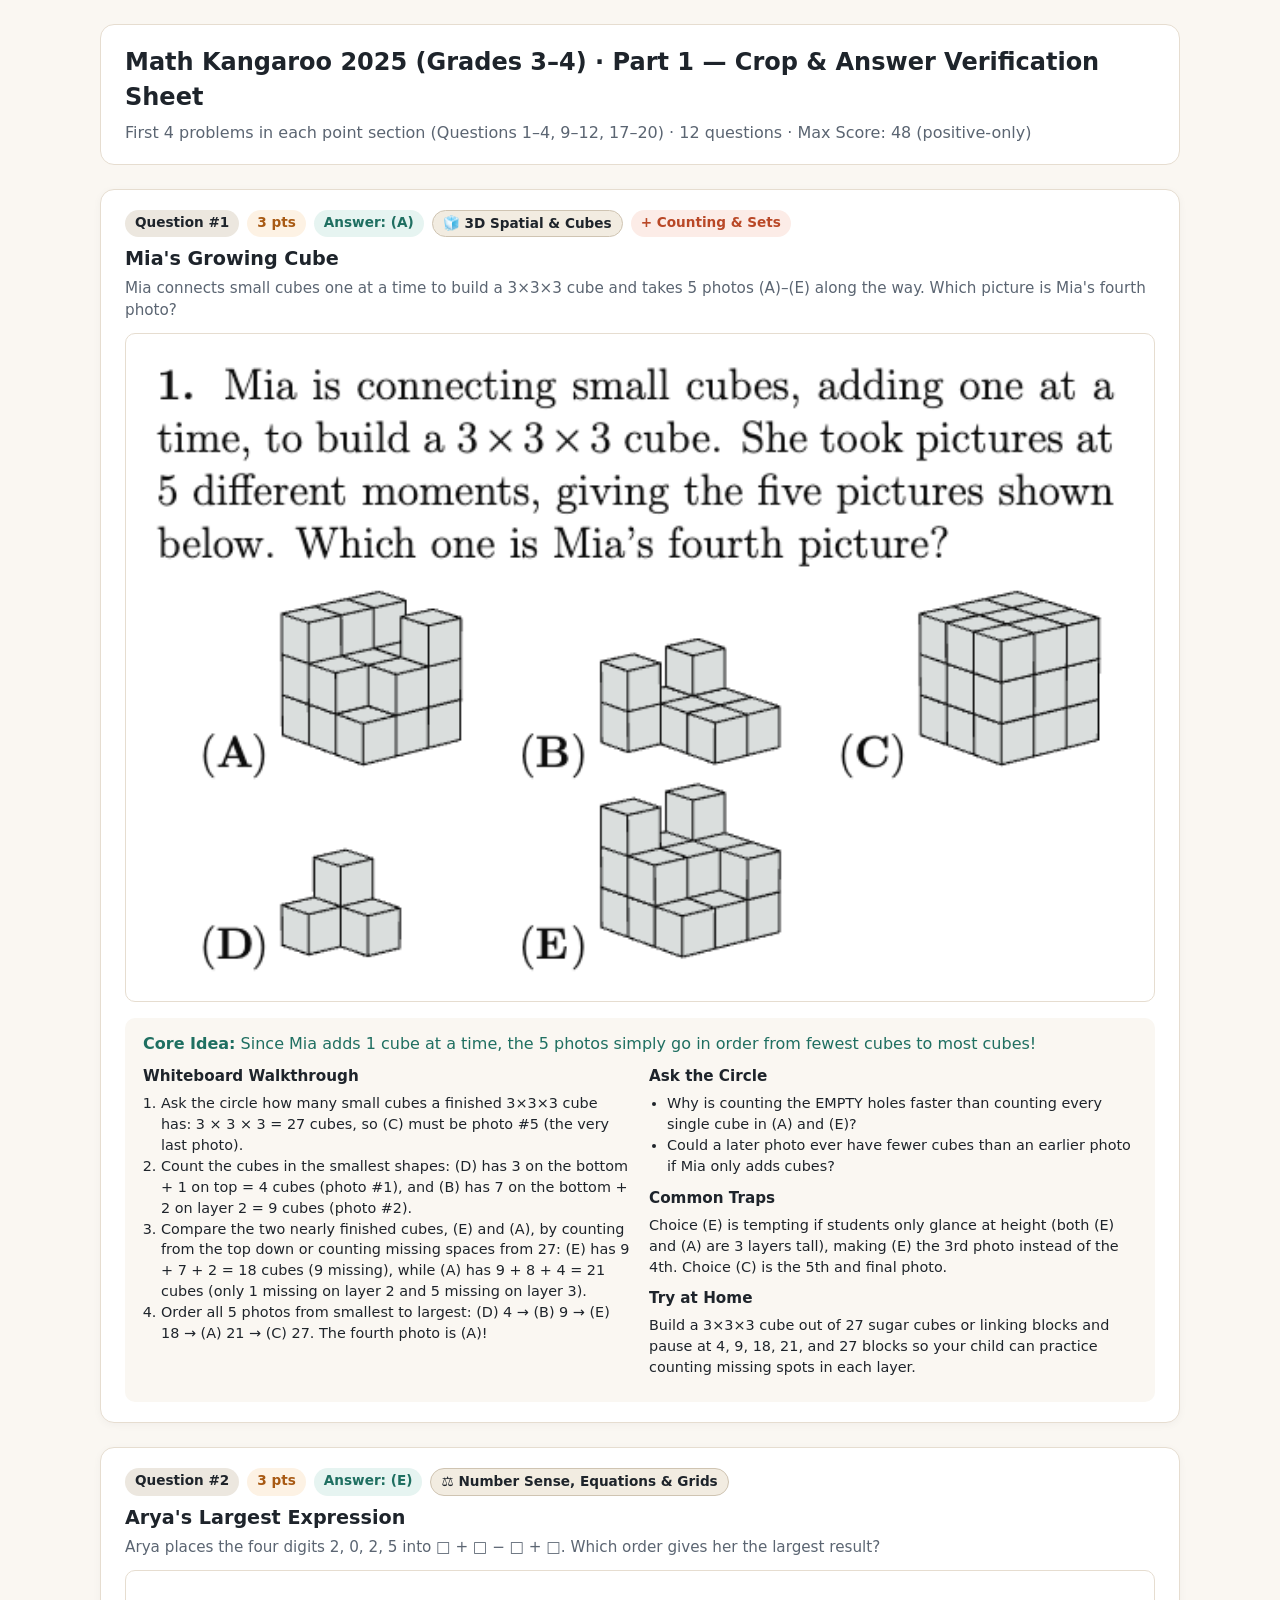
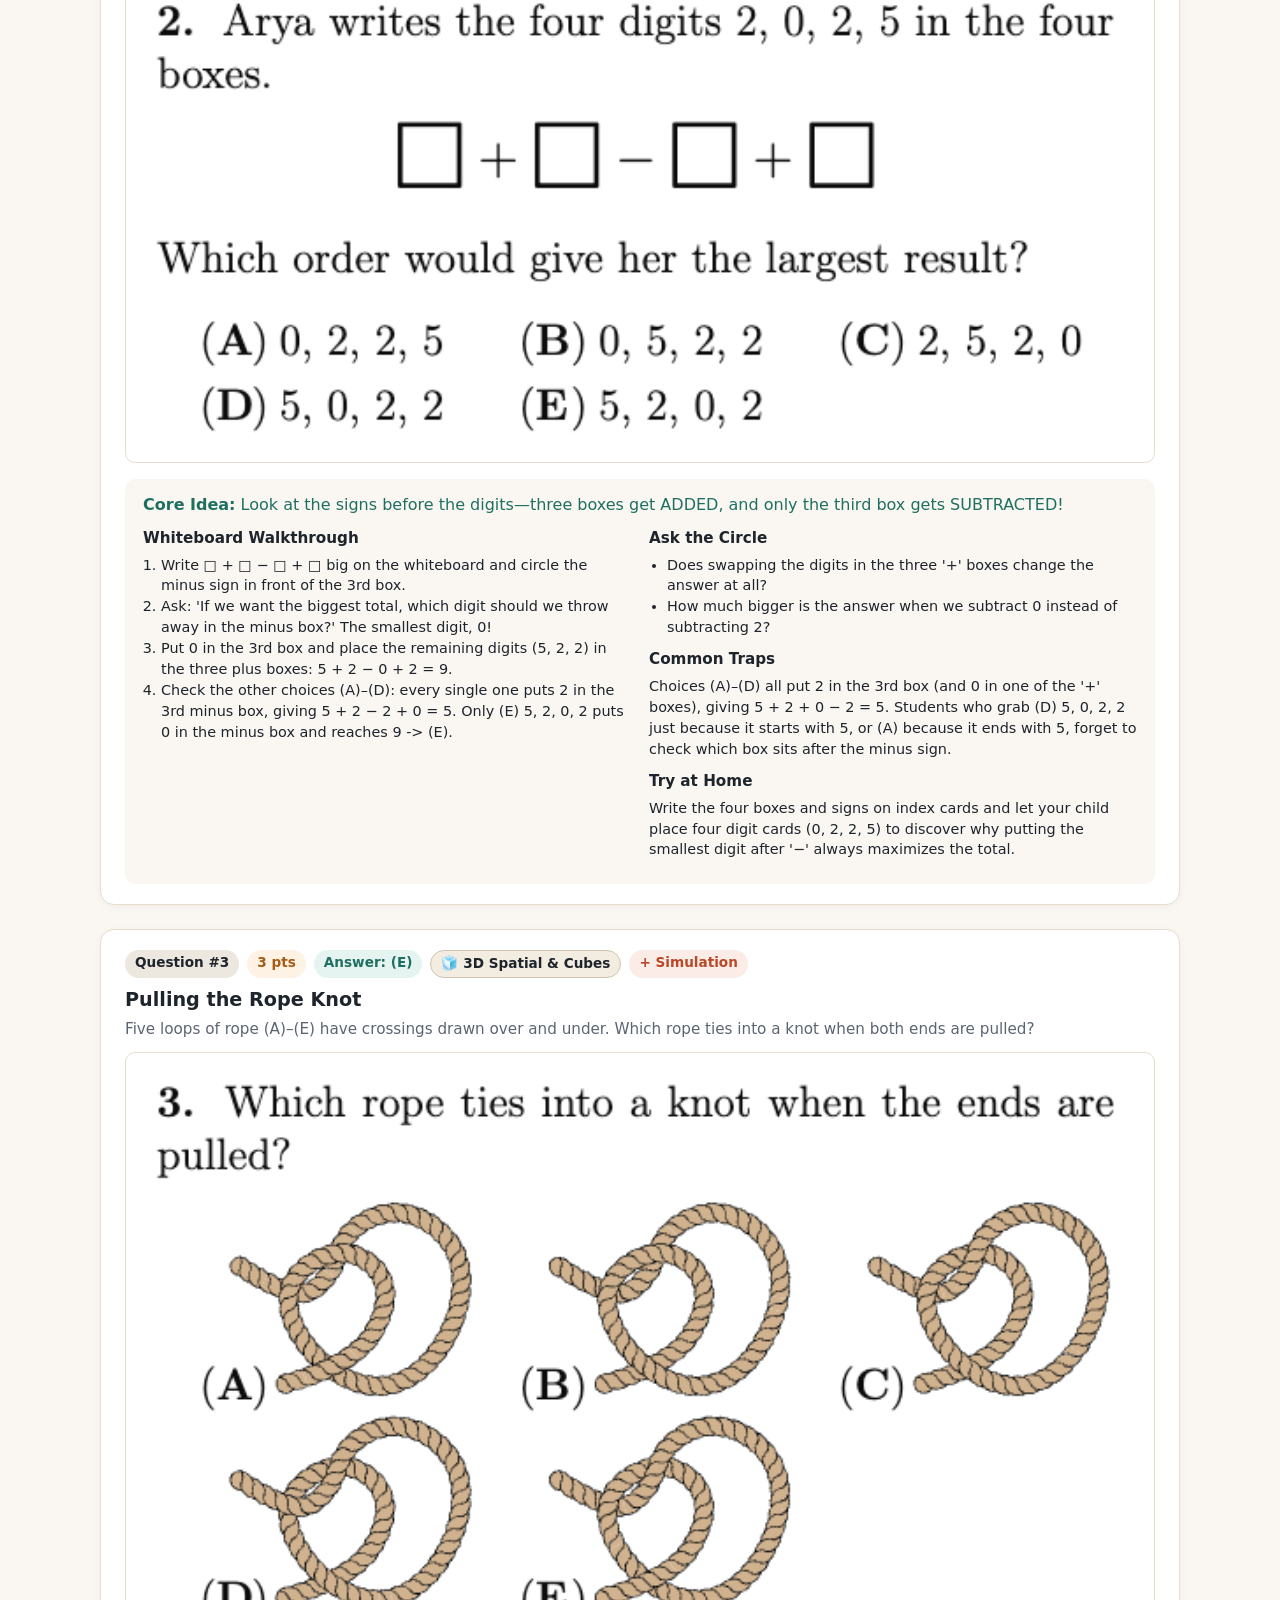
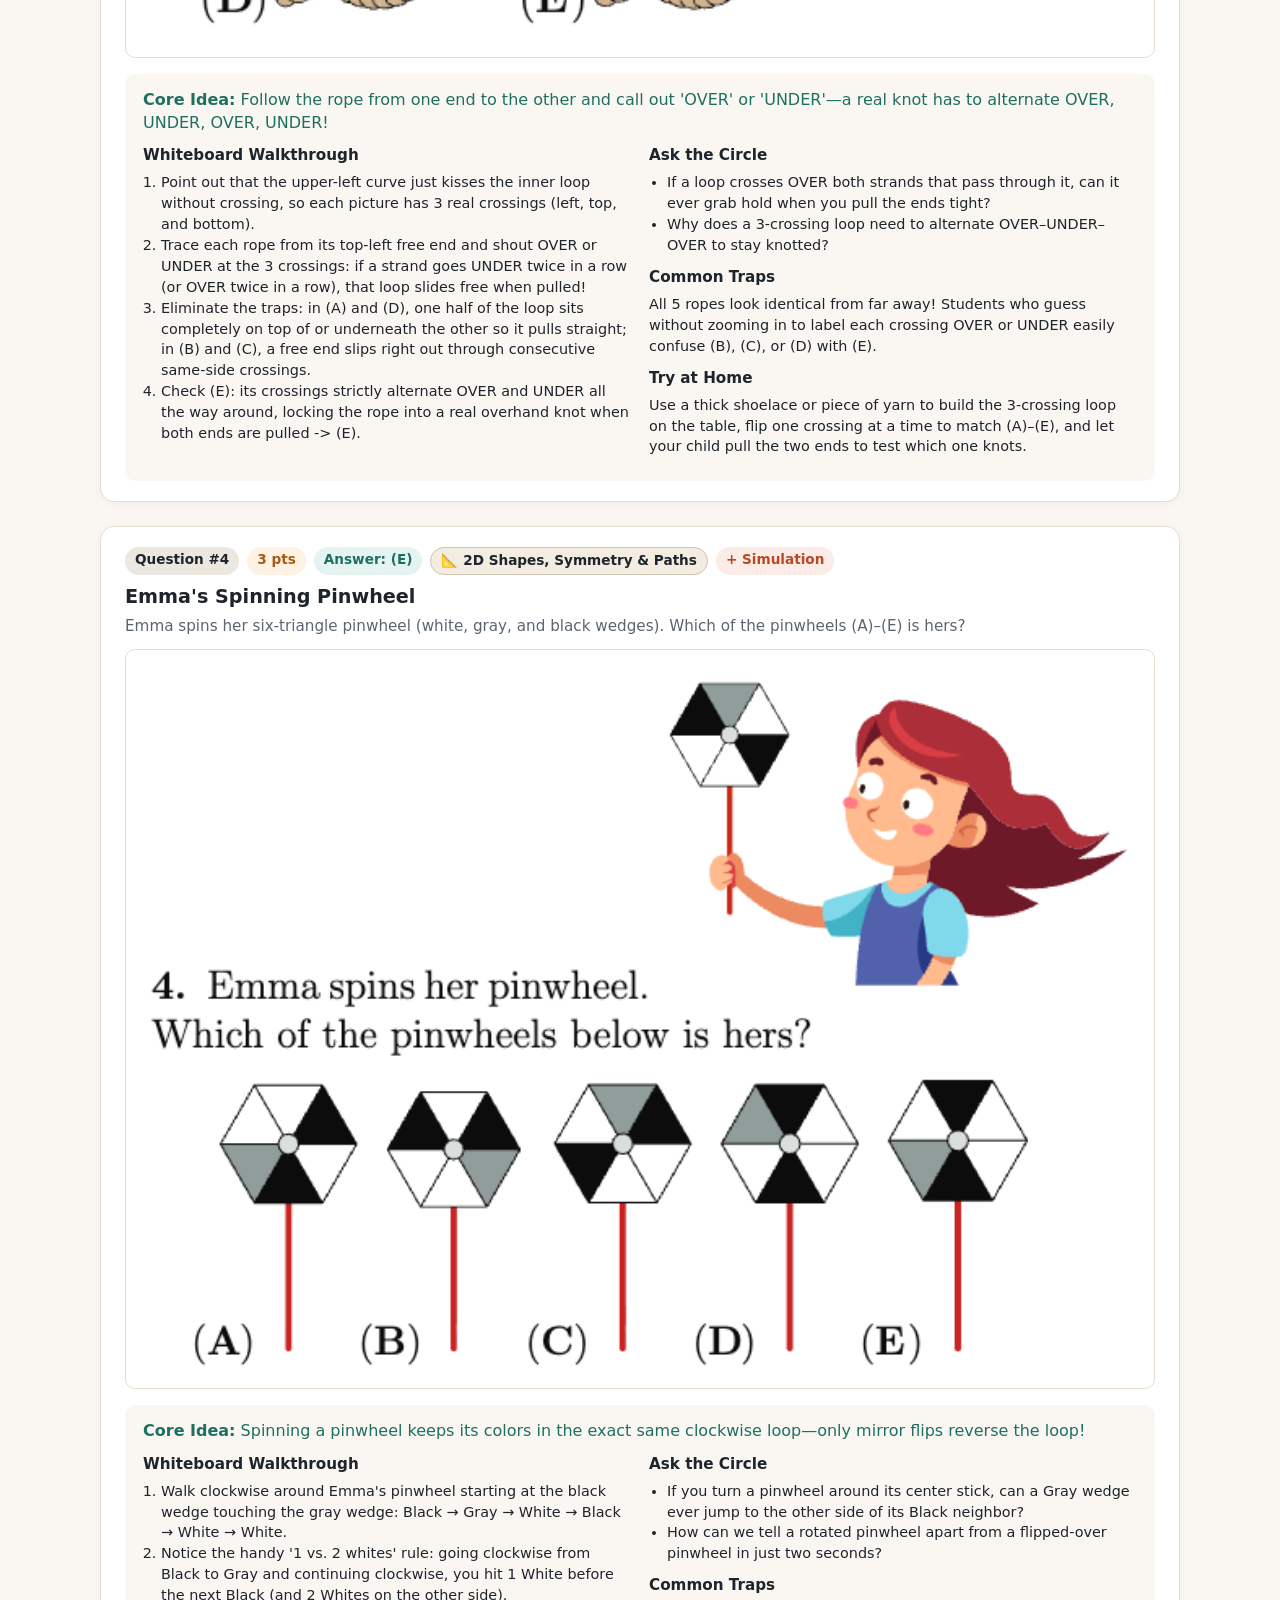
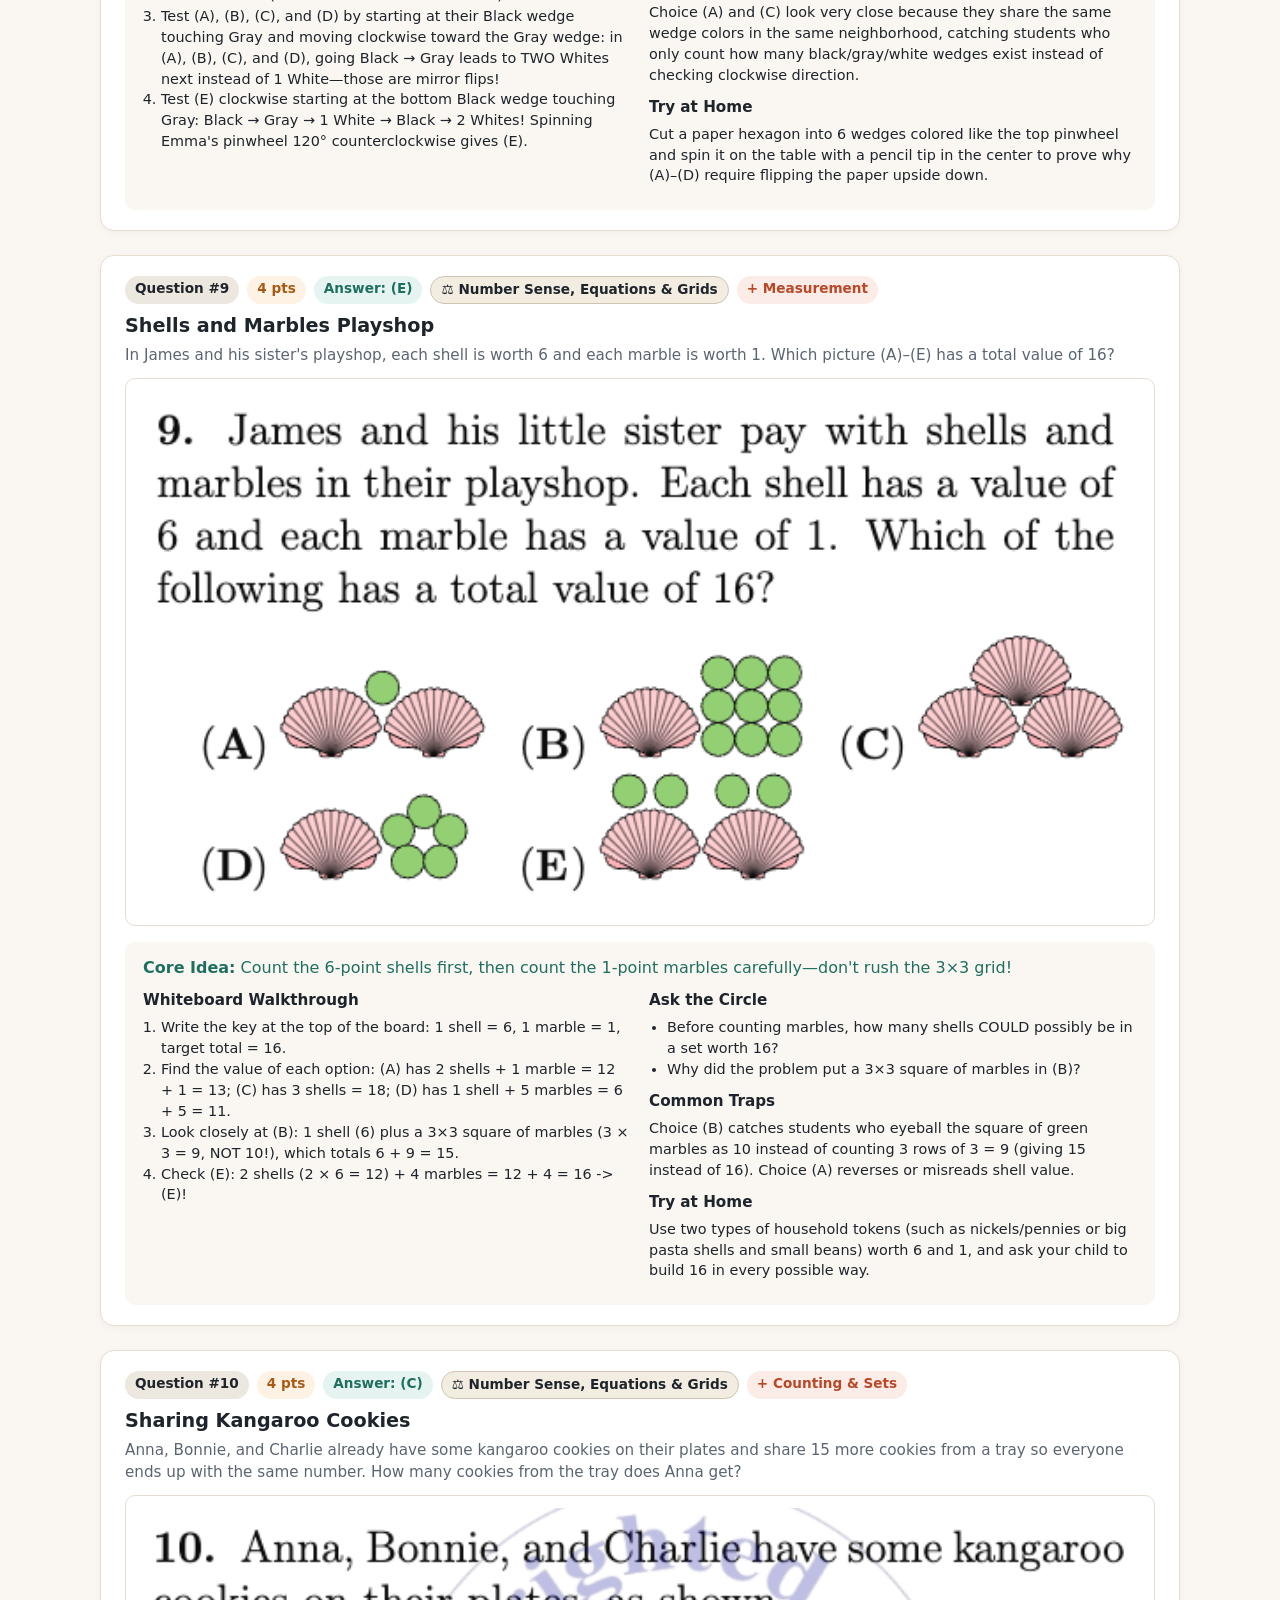
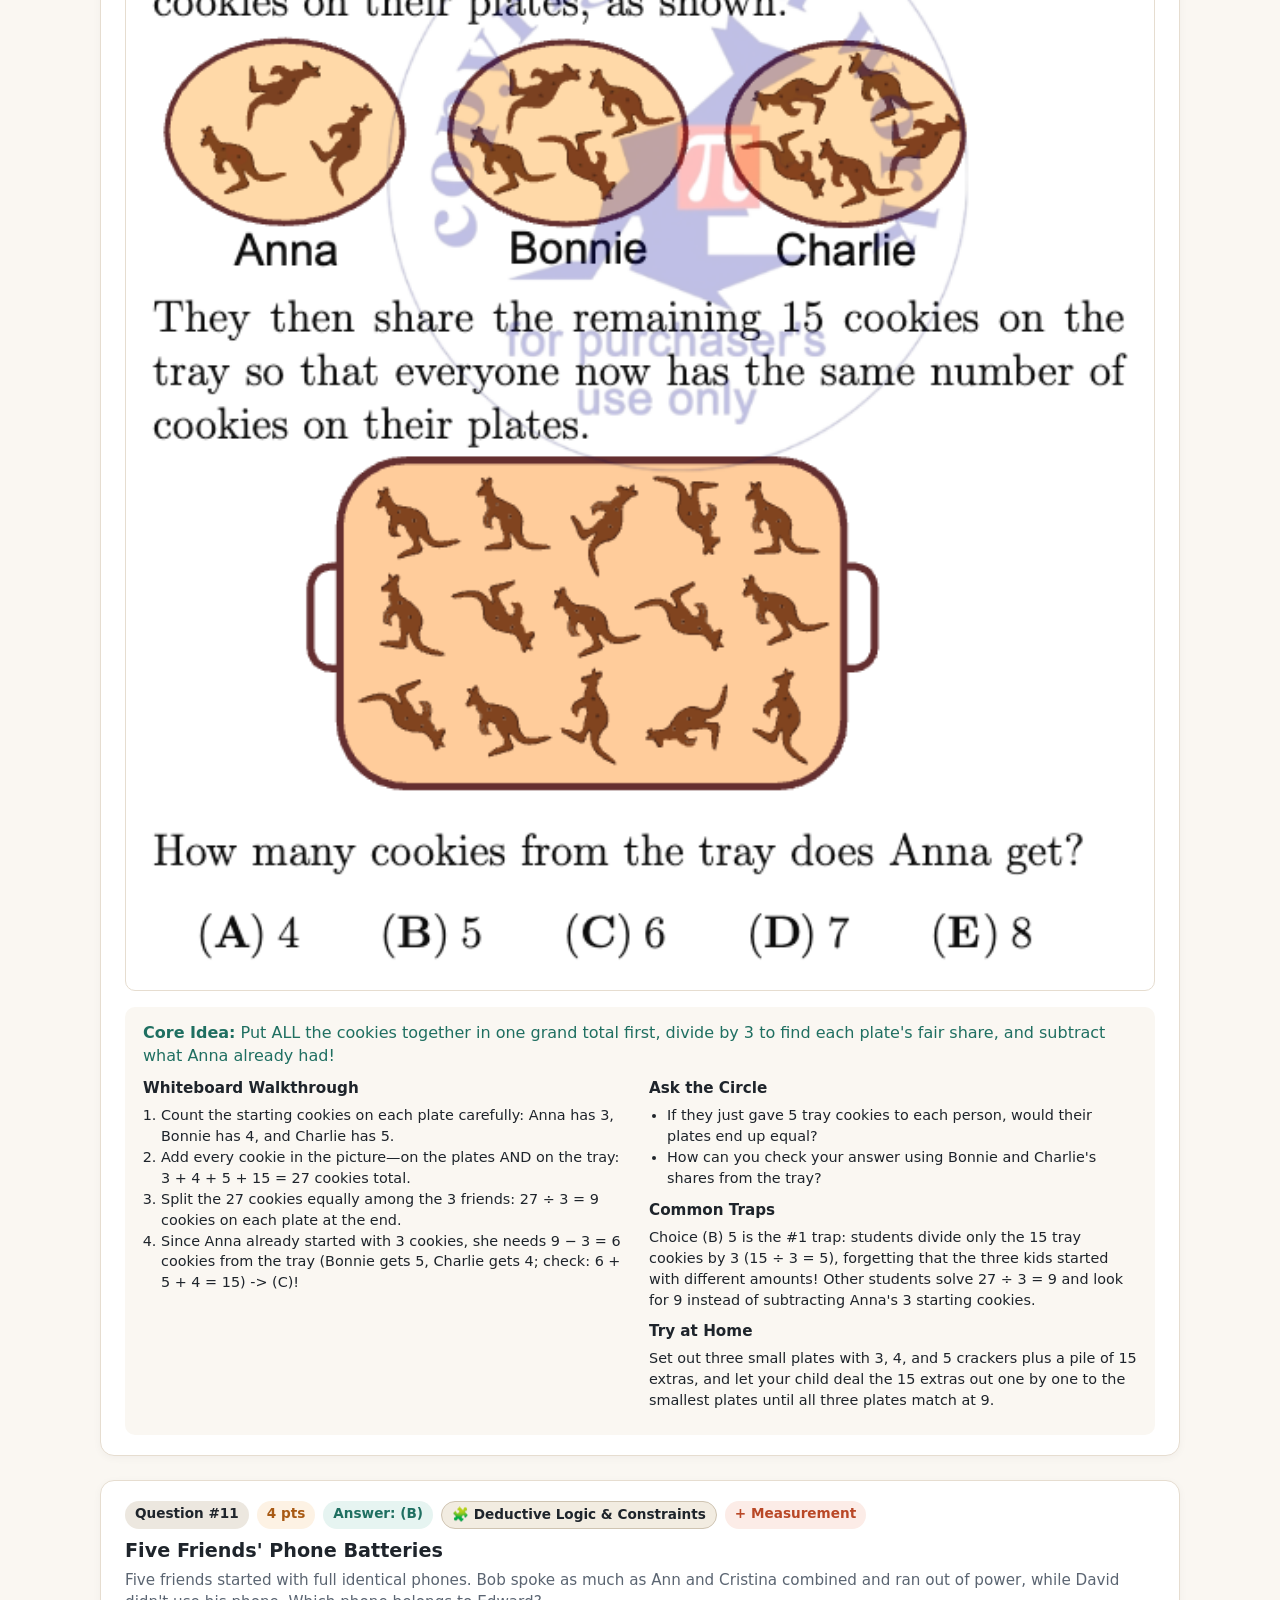
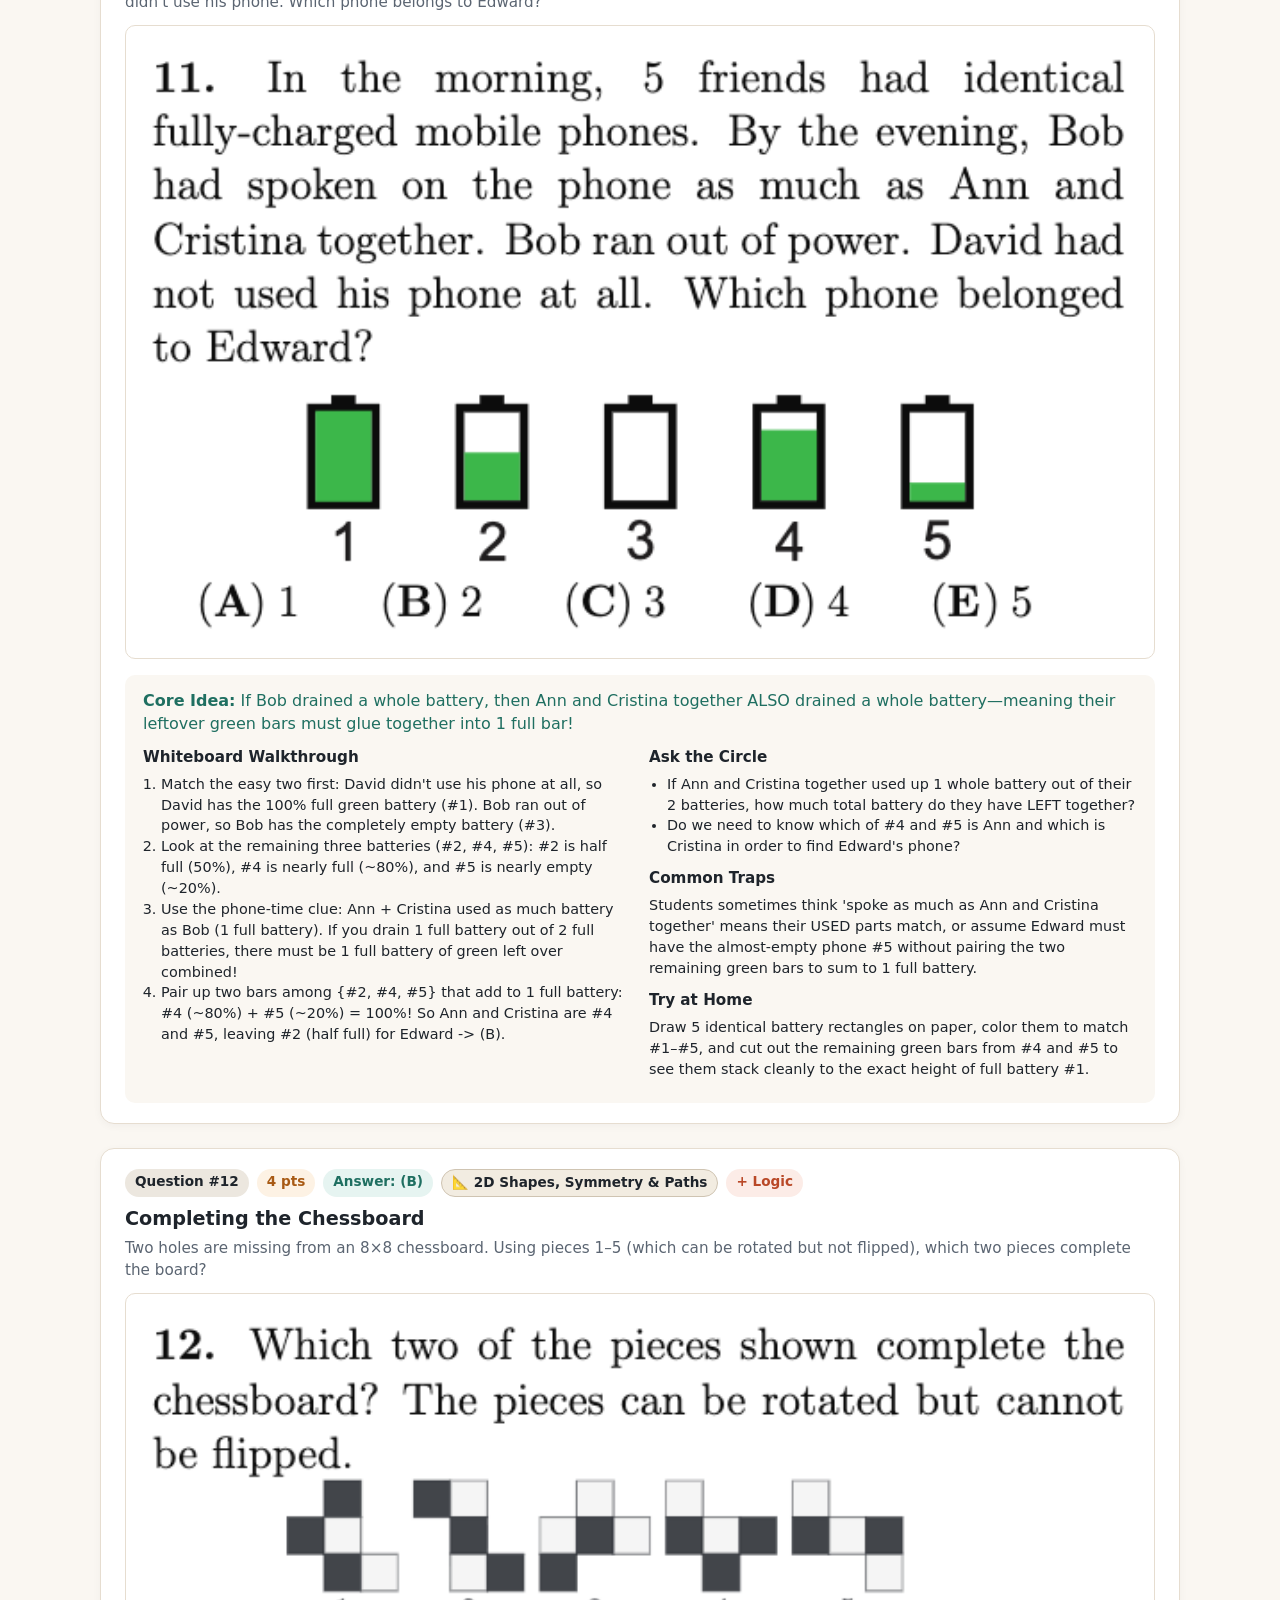
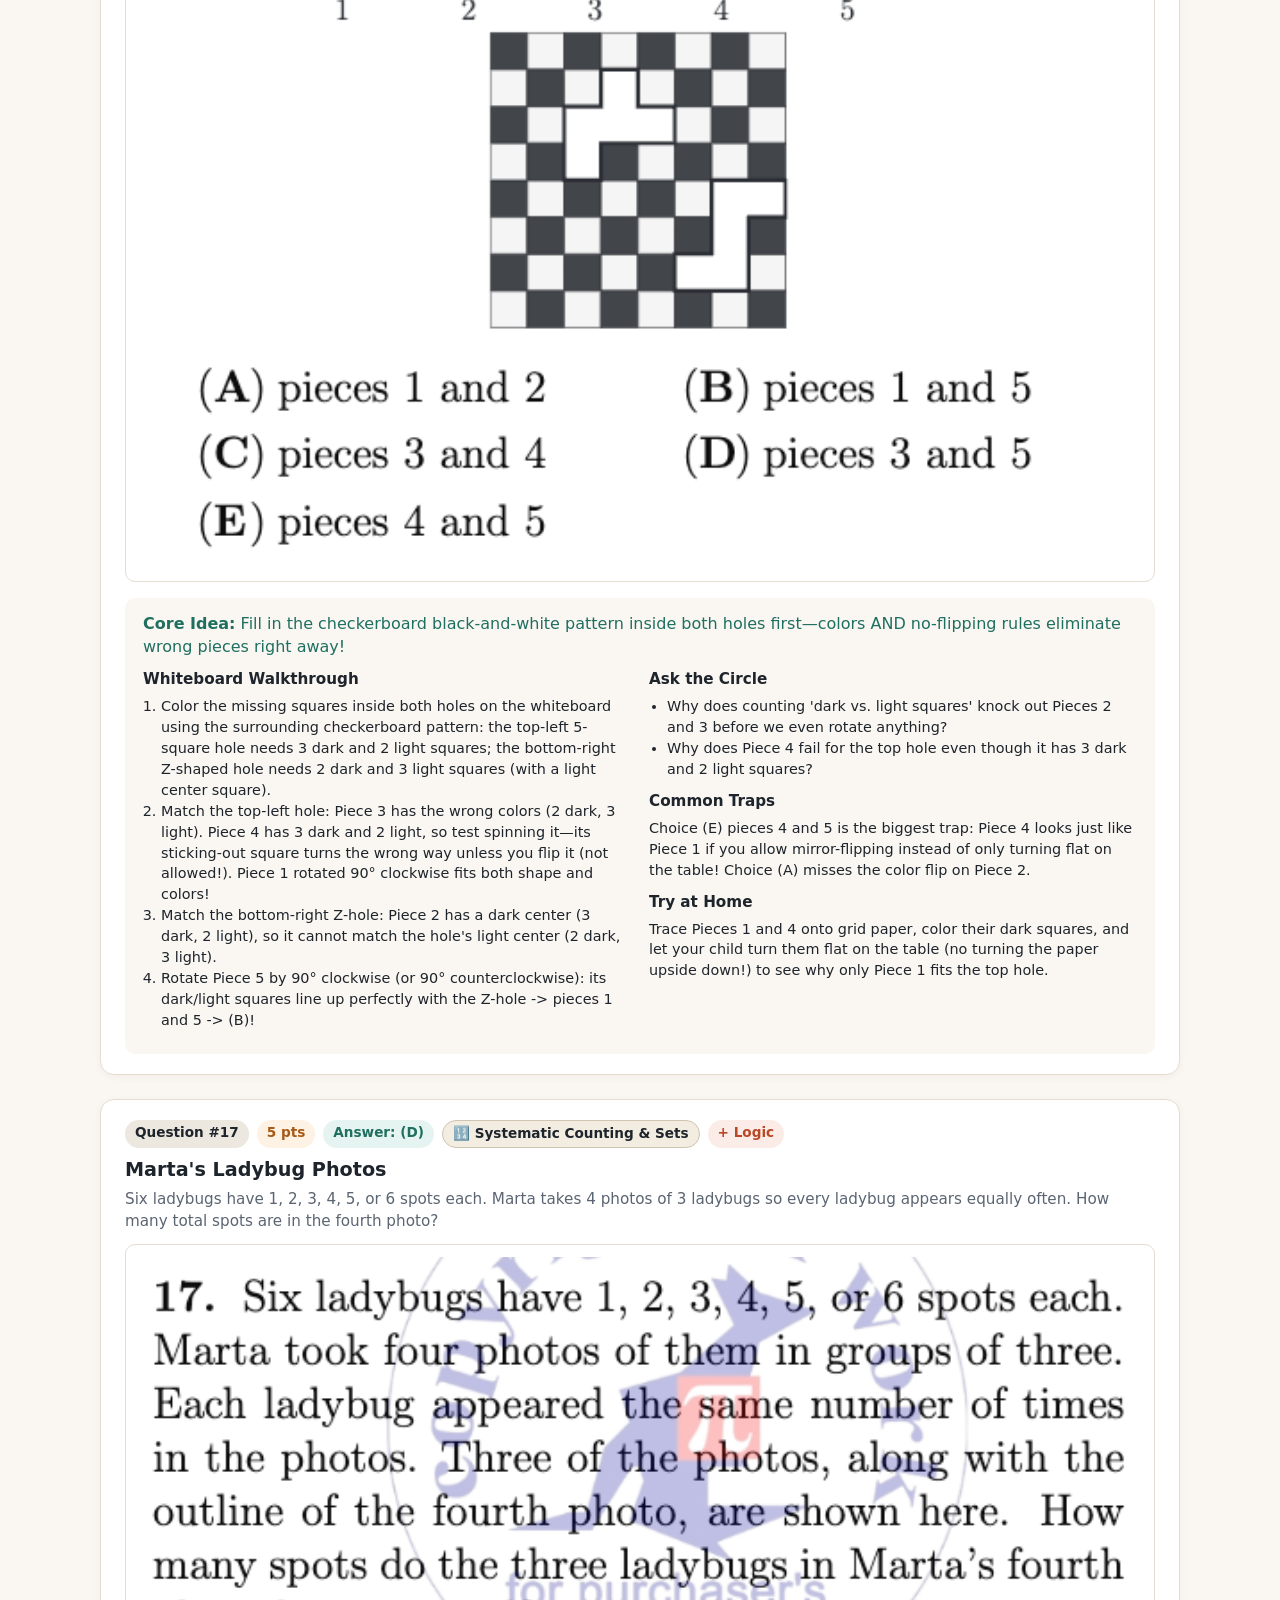
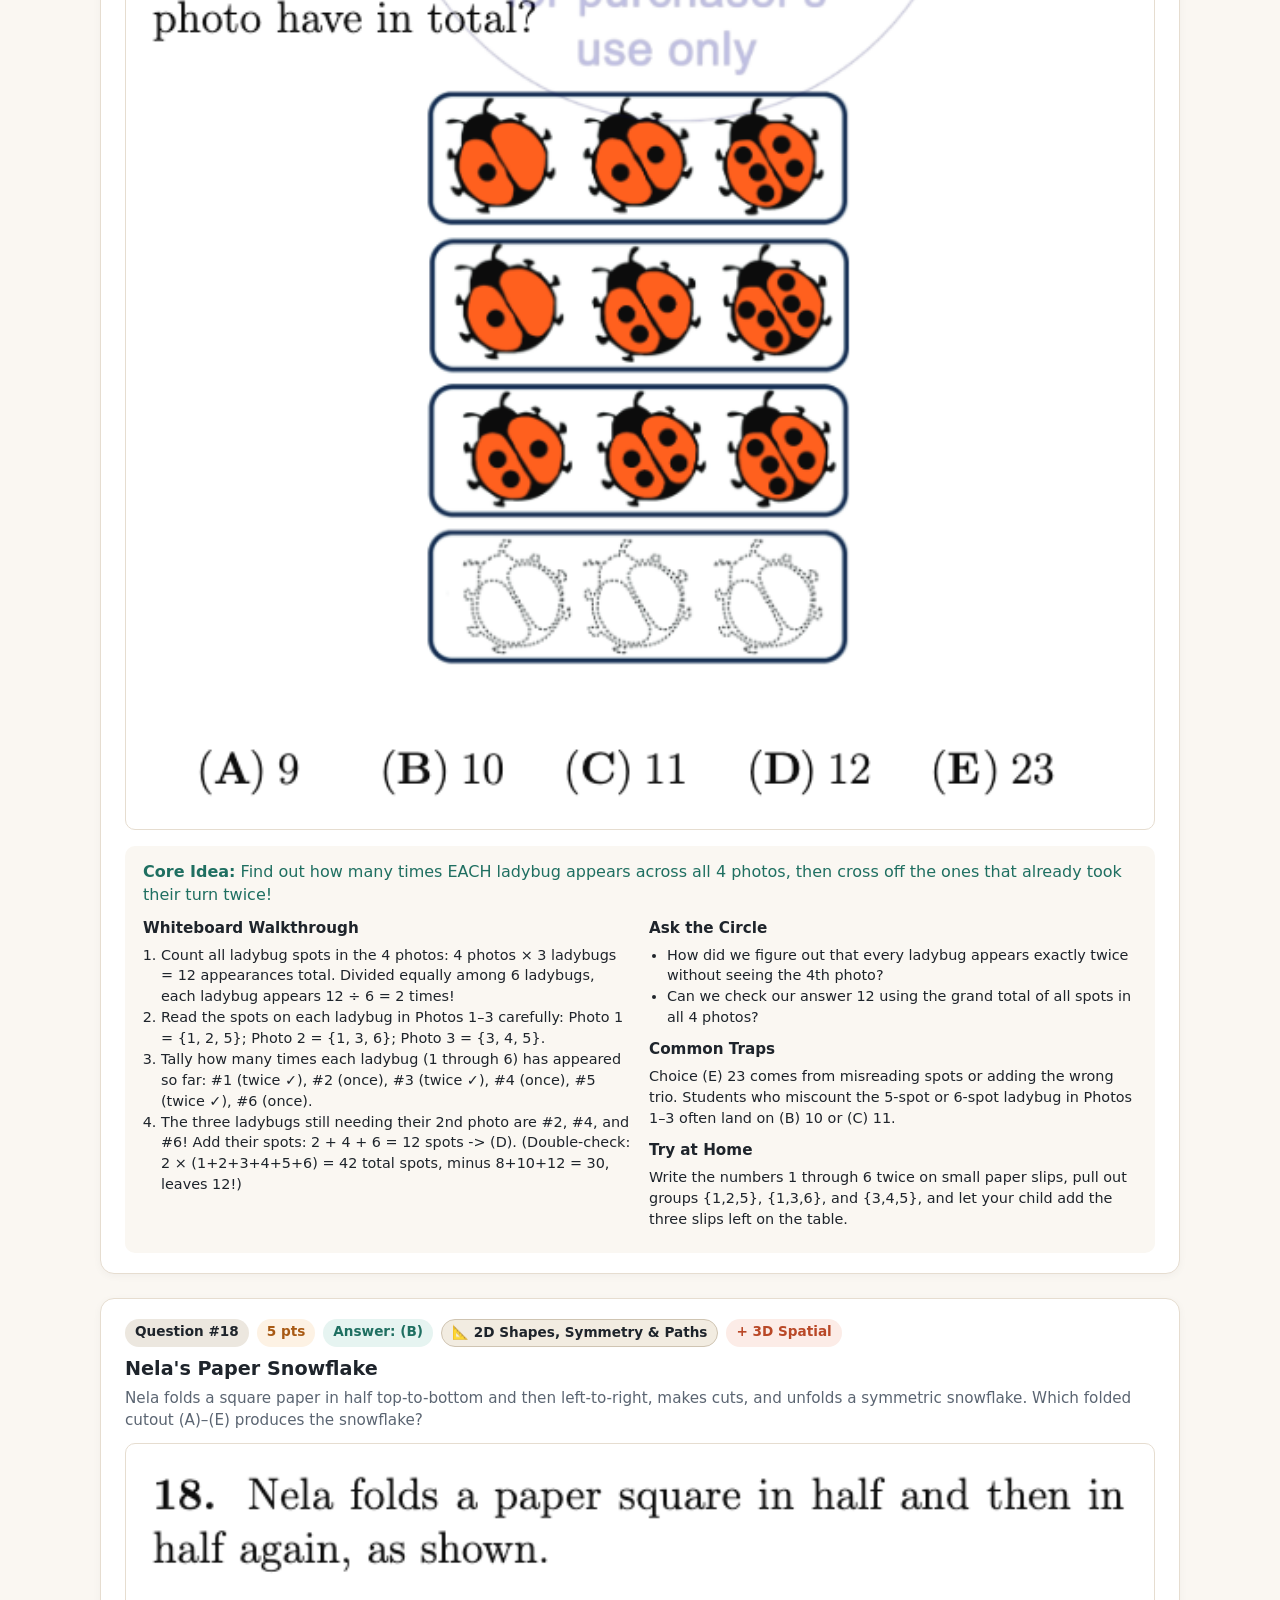
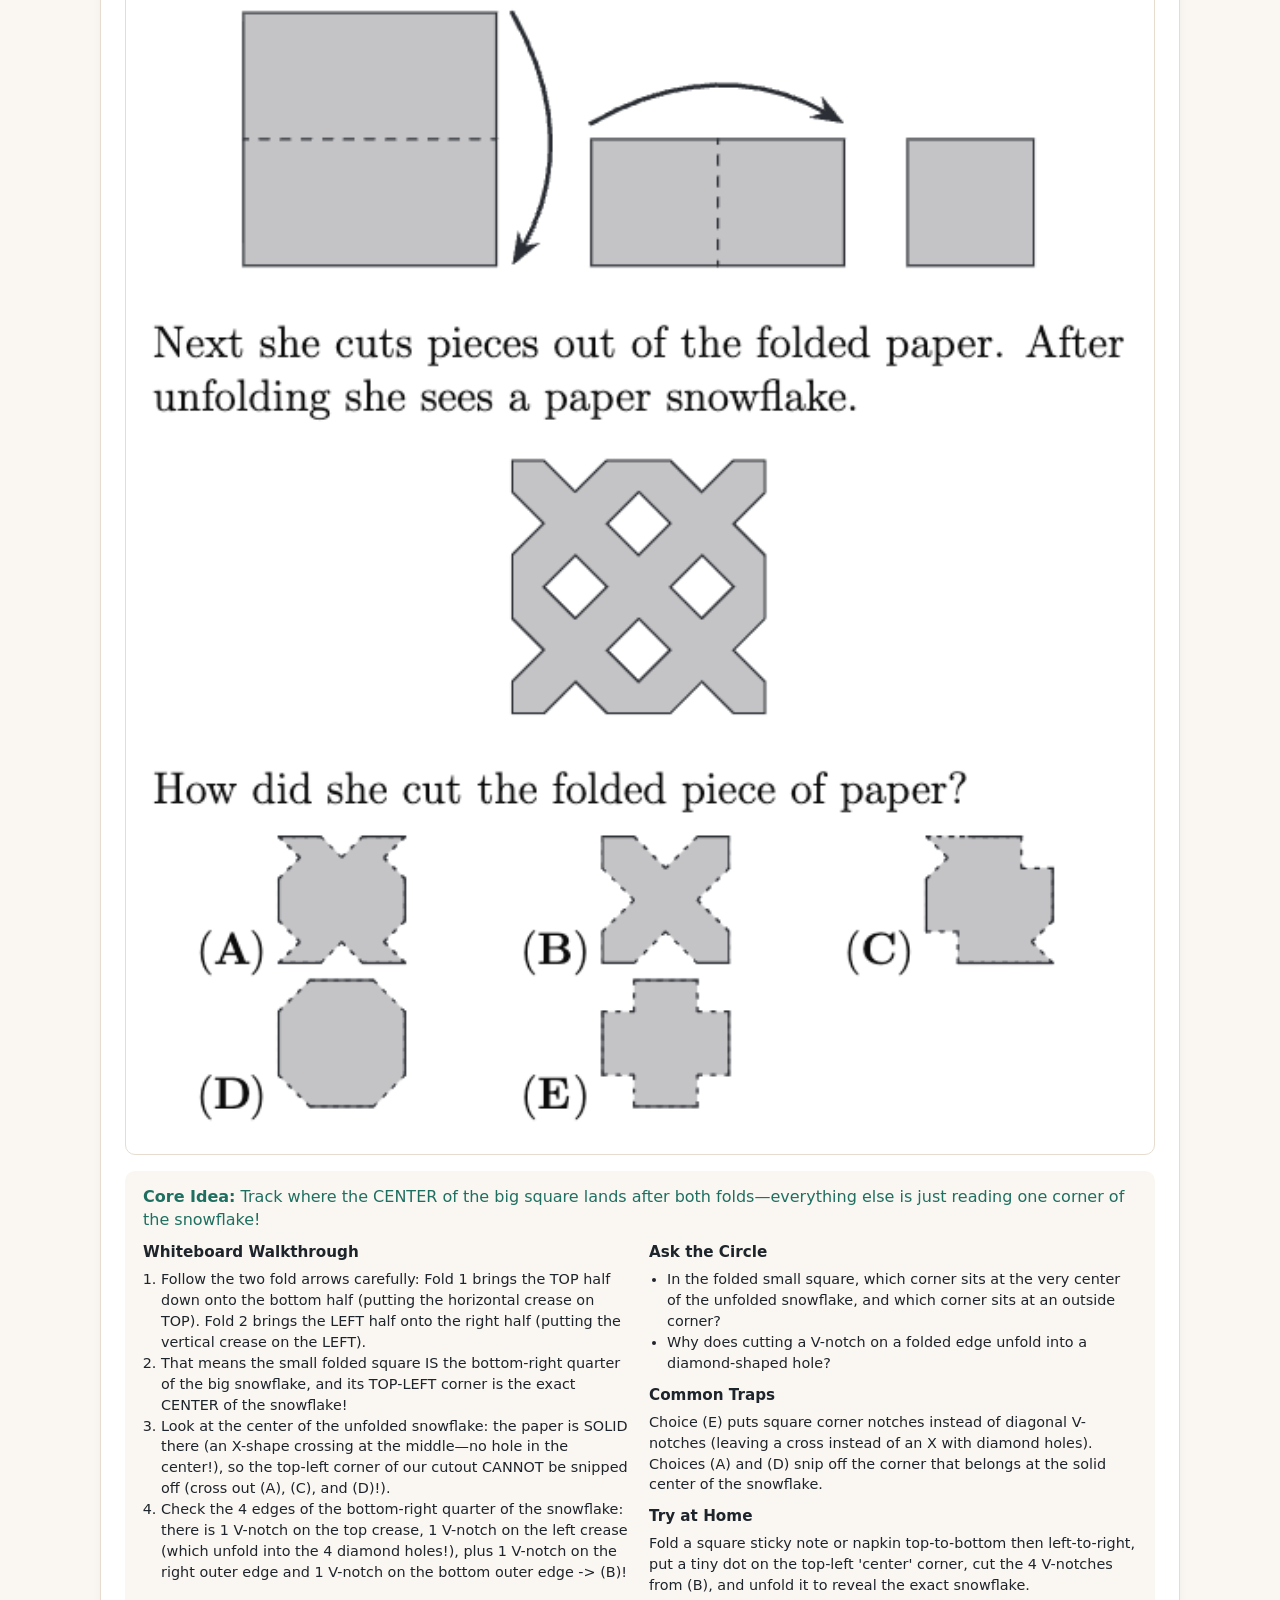
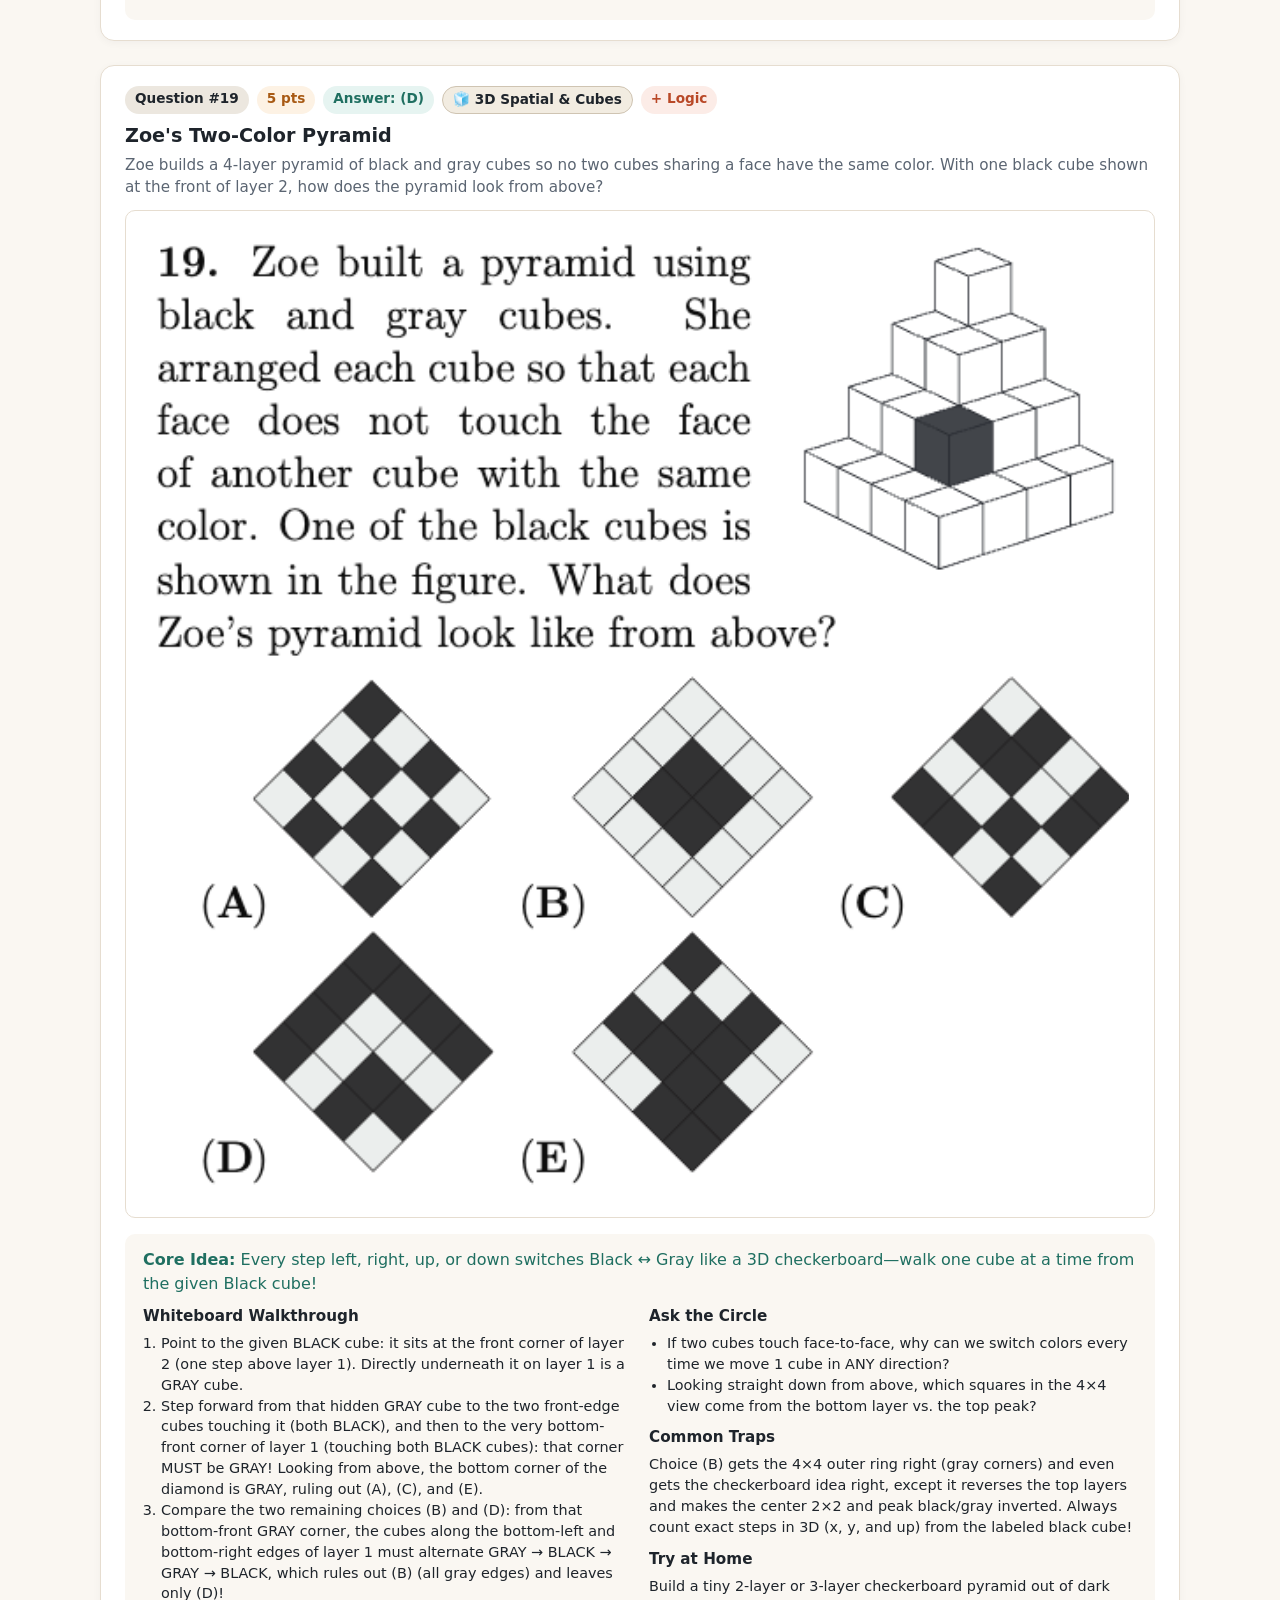
<file: webapp/packs/2025-g34-part1/preview.html>
<!doctype html>
<html lang="en">
<head>
  <meta charset="utf-8" />
  <meta name="viewport" content="width=device-width, initial-scale=1" />
  <title>Preview: Math Kangaroo 2025 (Grades 3–4) · Part 1</title>
  <style>
    body {
      font-family: -apple-system, BlinkMacSystemFont, "Segoe UI", system-ui, sans-serif;
      background: #FAF7F2;
      color: #1E242B;
      margin: 0;
      padding: 24px;
      line-height: 1.45;
    }
    .wrap { max-width: 1080px; margin: 0 auto; }
    .page-head {
      background: #fff;
      border: 1px solid #E6DDD0;
      border-radius: 14px;
      padding: 20px 24px;
      margin-bottom: 24px;
    }
    .page-head h1 { margin: 0 0 6px; font-size: 1.5rem; }
    .page-head p { margin: 0; color: #5B6572; }
    .card {
      background: #fff;
      border: 1px solid #E6DDD0;
      border-radius: 14px;
      padding: 20px 24px;
      margin-bottom: 24px;
      box-shadow: 0 2px 8px rgba(30, 36, 43, 0.04);
    }
    .card-head h2 { margin: 8px 0 4px; font-size: 1.2rem; }
    .summary { margin: 0 0 12px; color: #5B6572; font-size: 0.95rem; }
    .badges { display: flex; flex-wrap: wrap; gap: 8px; }
    .badge {
      display: inline-block;
      padding: 3px 10px;
      border-radius: 999px;
      font-weight: 700;
      font-size: 0.85rem;
    }
    .qnum { background: #ECE7DF; color: #1E242B; }
    .pts { background: #FDF2E4; color: #A85A14; }
    .ans { background: #E6F4F1; color: #1F6F61; }
    .qcls { background: #F2ECE1; color: #1E242B; border: 1px solid #CFC4B2; }
    .qsec { background: #FCECE7; color: #B94827; }
    .img-wrap {
      border: 1px solid #E6DDD0;
      border-radius: 10px;
      padding: 12px;
      background: #fff;
      text-align: center;
      margin-bottom: 16px;
    }
    .img-wrap img { max-width: 100%; height: auto; display: block; margin: 0 auto; }
    .guide { background: #FAF7F2; border-radius: 10px; padding: 14px 18px; }
    .headline { margin: 0 0 10px; color: #1F6F61; }
    .cols { display: grid; grid-template-columns: 1fr 1fr; gap: 18px; }
    .cols h3 { margin: 0 0 6px; font-size: 0.95rem; }
    .cols ol, .cols ul, .cols p { margin: 0 0 10px; padding-left: 18px; font-size: 0.9rem; }
    .cols p { padding-left: 0; }
    @media (max-width: 760px) { .cols { grid-template-columns: 1fr; } }
  </style>
</head>
<body>
  <div class="wrap">
    <header class="page-head">
      <h1>Math Kangaroo 2025 (Grades 3–4) · Part 1 — Crop &amp; Answer Verification Sheet</h1>
      <p>First 4 problems in each point section (Questions 1–4, 9–12, 17–20) · 12 questions · Max Score: 48 (positive-only)</p>
    </header>
    
            <article class="card">
              <header class="card-head">
                <div class="badges">
                  <span class="badge qnum">Question #1</span>
                  <span class="badge pts">3 pts</span>
                  <span class="badge ans">Answer: (A)</span>
                  <span class="badge qcls">🧊 3D Spatial &amp; Cubes</span>
                  <span class="badge qsec">+ Counting &amp; Sets</span>
                </div>
                <h2>Mia&#x27;s Growing Cube</h2>
                <p class="summary">Mia connects small cubes one at a time to build a 3×3×3 cube and takes 5 photos (A)–(E) along the way. Which picture is Mia&#x27;s fourth photo?</p>
              </header>
              <div class="img-wrap">
                <img src="images/q01.png" alt="Question 1" loading="lazy" />
              </div>
              <section class="guide">
                <p class="headline"><strong>Core Idea:</strong> Since Mia adds 1 cube at a time, the 5 photos simply go in order from fewest cubes to most cubes!</p>
                <div class="cols">
                  <div>
                    <h3>Whiteboard Walkthrough</h3>
                    <ol><li>Ask the circle how many small cubes a finished 3×3×3 cube has: 3 × 3 × 3 = 27 cubes, so (C) must be photo #5 (the very last photo).</li><li>Count the cubes in the smallest shapes: (D) has 3 on the bottom + 1 on top = 4 cubes (photo #1), and (B) has 7 on the bottom + 2 on layer 2 = 9 cubes (photo #2).</li><li>Compare the two nearly finished cubes, (E) and (A), by counting from the top down or counting missing spaces from 27: (E) has 9 + 7 + 2 = 18 cubes (9 missing), while (A) has 9 + 8 + 4 = 21 cubes (only 1 missing on layer 2 and 5 missing on layer 3).</li><li>Order all 5 photos from smallest to largest: (D) 4 → (B) 9 → (E) 18 → (A) 21 → (C) 27. The fourth photo is (A)!</li></ol>
                  </div>
                  <div>
                    <h3>Ask the Circle</h3>
                    <ul><li>Why is counting the EMPTY holes faster than counting every single cube in (A) and (E)?</li><li>Could a later photo ever have fewer cubes than an earlier photo if Mia only adds cubes?</li></ul>
                    <h3>Common Traps</h3>
                    <p>Choice (E) is tempting if students only glance at height (both (E) and (A) are 3 layers tall), making (E) the 3rd photo instead of the 4th. Choice (C) is the 5th and final photo.</p>
                    <h3>Try at Home</h3><p>Build a 3×3×3 cube out of 27 sugar cubes or linking blocks and pause at 4, 9, 18, 21, and 27 blocks so your child can practice counting missing spots in each layer.</p>
                  </div>
                </div>
              </section>
            </article>
            
            <article class="card">
              <header class="card-head">
                <div class="badges">
                  <span class="badge qnum">Question #2</span>
                  <span class="badge pts">3 pts</span>
                  <span class="badge ans">Answer: (E)</span>
                  <span class="badge qcls">⚖️ Number Sense, Equations &amp; Grids</span>
                  
                </div>
                <h2>Arya&#x27;s Largest Expression</h2>
                <p class="summary">Arya places the four digits 2, 0, 2, 5 into □ + □ − □ + □. Which order gives her the largest result?</p>
              </header>
              <div class="img-wrap">
                <img src="images/q02.png" alt="Question 2" loading="lazy" />
              </div>
              <section class="guide">
                <p class="headline"><strong>Core Idea:</strong> Look at the signs before the digits—three boxes get ADDED, and only the third box gets SUBTRACTED!</p>
                <div class="cols">
                  <div>
                    <h3>Whiteboard Walkthrough</h3>
                    <ol><li>Write □ + □ − □ + □ big on the whiteboard and circle the minus sign in front of the 3rd box.</li><li>Ask: &#x27;If we want the biggest total, which digit should we throw away in the minus box?&#x27; The smallest digit, 0!</li><li>Put 0 in the 3rd box and place the remaining digits (5, 2, 2) in the three plus boxes: 5 + 2 − 0 + 2 = 9.</li><li>Check the other choices (A)–(D): every single one puts 2 in the 3rd minus box, giving 5 + 2 − 2 + 0 = 5. Only (E) 5, 2, 0, 2 puts 0 in the minus box and reaches 9 -&gt; (E).</li></ol>
                  </div>
                  <div>
                    <h3>Ask the Circle</h3>
                    <ul><li>Does swapping the digits in the three &#x27;+&#x27; boxes change the answer at all?</li><li>How much bigger is the answer when we subtract 0 instead of subtracting 2?</li></ul>
                    <h3>Common Traps</h3>
                    <p>Choices (A)–(D) all put 2 in the 3rd box (and 0 in one of the &#x27;+&#x27; boxes), giving 5 + 2 + 0 − 2 = 5. Students who grab (D) 5, 0, 2, 2 just because it starts with 5, or (A) because it ends with 5, forget to check which box sits after the minus sign.</p>
                    <h3>Try at Home</h3><p>Write the four boxes and signs on index cards and let your child place four digit cards (0, 2, 2, 5) to discover why putting the smallest digit after &#x27;−&#x27; always maximizes the total.</p>
                  </div>
                </div>
              </section>
            </article>
            
            <article class="card">
              <header class="card-head">
                <div class="badges">
                  <span class="badge qnum">Question #3</span>
                  <span class="badge pts">3 pts</span>
                  <span class="badge ans">Answer: (E)</span>
                  <span class="badge qcls">🧊 3D Spatial &amp; Cubes</span>
                  <span class="badge qsec">+ Simulation</span>
                </div>
                <h2>Pulling the Rope Knot</h2>
                <p class="summary">Five loops of rope (A)–(E) have crossings drawn over and under. Which rope ties into a knot when both ends are pulled?</p>
              </header>
              <div class="img-wrap">
                <img src="images/q03.png" alt="Question 3" loading="lazy" />
              </div>
              <section class="guide">
                <p class="headline"><strong>Core Idea:</strong> Follow the rope from one end to the other and call out &#x27;OVER&#x27; or &#x27;UNDER&#x27;—a real knot has to alternate OVER, UNDER, OVER, UNDER!</p>
                <div class="cols">
                  <div>
                    <h3>Whiteboard Walkthrough</h3>
                    <ol><li>Point out that the upper-left curve just kisses the inner loop without crossing, so each picture has 3 real crossings (left, top, and bottom).</li><li>Trace each rope from its top-left free end and shout OVER or UNDER at the 3 crossings: if a strand goes UNDER twice in a row (or OVER twice in a row), that loop slides free when pulled!</li><li>Eliminate the traps: in (A) and (D), one half of the loop sits completely on top of or underneath the other so it pulls straight; in (B) and (C), a free end slips right out through consecutive same-side crossings.</li><li>Check (E): its crossings strictly alternate OVER and UNDER all the way around, locking the rope into a real overhand knot when both ends are pulled -&gt; (E).</li></ol>
                  </div>
                  <div>
                    <h3>Ask the Circle</h3>
                    <ul><li>If a loop crosses OVER both strands that pass through it, can it ever grab hold when you pull the ends tight?</li><li>Why does a 3-crossing loop need to alternate OVER–UNDER–OVER to stay knotted?</li></ul>
                    <h3>Common Traps</h3>
                    <p>All 5 ropes look identical from far away! Students who guess without zooming in to label each crossing OVER or UNDER easily confuse (B), (C), or (D) with (E).</p>
                    <h3>Try at Home</h3><p>Use a thick shoelace or piece of yarn to build the 3-crossing loop on the table, flip one crossing at a time to match (A)–(E), and let your child pull the two ends to test which one knots.</p>
                  </div>
                </div>
              </section>
            </article>
            
            <article class="card">
              <header class="card-head">
                <div class="badges">
                  <span class="badge qnum">Question #4</span>
                  <span class="badge pts">3 pts</span>
                  <span class="badge ans">Answer: (E)</span>
                  <span class="badge qcls">📐 2D Shapes, Symmetry &amp; Paths</span>
                  <span class="badge qsec">+ Simulation</span>
                </div>
                <h2>Emma&#x27;s Spinning Pinwheel</h2>
                <p class="summary">Emma spins her six-triangle pinwheel (white, gray, and black wedges). Which of the pinwheels (A)–(E) is hers?</p>
              </header>
              <div class="img-wrap">
                <img src="images/q04.png" alt="Question 4" loading="lazy" />
              </div>
              <section class="guide">
                <p class="headline"><strong>Core Idea:</strong> Spinning a pinwheel keeps its colors in the exact same clockwise loop—only mirror flips reverse the loop!</p>
                <div class="cols">
                  <div>
                    <h3>Whiteboard Walkthrough</h3>
                    <ol><li>Walk clockwise around Emma&#x27;s pinwheel starting at the black wedge touching the gray wedge: Black → Gray → White → Black → White → White.</li><li>Notice the handy &#x27;1 vs. 2 whites&#x27; rule: going clockwise from Black to Gray and continuing clockwise, you hit 1 White before the next Black (and 2 Whites on the other side).</li><li>Test (A), (B), (C), and (D) by starting at their Black wedge touching Gray and moving clockwise toward the Gray wedge: in (A), (B), (C), and (D), going Black → Gray leads to TWO Whites next instead of 1 White—those are mirror flips!</li><li>Test (E) clockwise starting at the bottom Black wedge touching Gray: Black → Gray → 1 White → Black → 2 Whites! Spinning Emma&#x27;s pinwheel 120° counterclockwise gives (E).</li></ol>
                  </div>
                  <div>
                    <h3>Ask the Circle</h3>
                    <ul><li>If you turn a pinwheel around its center stick, can a Gray wedge ever jump to the other side of its Black neighbor?</li><li>How can we tell a rotated pinwheel apart from a flipped-over pinwheel in just two seconds?</li></ul>
                    <h3>Common Traps</h3>
                    <p>Choice (A) and (C) look very close because they share the same wedge colors in the same neighborhood, catching students who only count how many black/gray/white wedges exist instead of checking clockwise direction.</p>
                    <h3>Try at Home</h3><p>Cut a paper hexagon into 6 wedges colored like the top pinwheel and spin it on the table with a pencil tip in the center to prove why (A)–(D) require flipping the paper upside down.</p>
                  </div>
                </div>
              </section>
            </article>
            
            <article class="card">
              <header class="card-head">
                <div class="badges">
                  <span class="badge qnum">Question #9</span>
                  <span class="badge pts">4 pts</span>
                  <span class="badge ans">Answer: (E)</span>
                  <span class="badge qcls">⚖️ Number Sense, Equations &amp; Grids</span>
                  <span class="badge qsec">+ Measurement</span>
                </div>
                <h2>Shells and Marbles Playshop</h2>
                <p class="summary">In James and his sister&#x27;s playshop, each shell is worth 6 and each marble is worth 1. Which picture (A)–(E) has a total value of 16?</p>
              </header>
              <div class="img-wrap">
                <img src="images/q09.png" alt="Question 9" loading="lazy" />
              </div>
              <section class="guide">
                <p class="headline"><strong>Core Idea:</strong> Count the 6-point shells first, then count the 1-point marbles carefully—don&#x27;t rush the 3×3 grid!</p>
                <div class="cols">
                  <div>
                    <h3>Whiteboard Walkthrough</h3>
                    <ol><li>Write the key at the top of the board: 1 shell = 6, 1 marble = 1, target total = 16.</li><li>Find the value of each option: (A) has 2 shells + 1 marble = 12 + 1 = 13; (C) has 3 shells = 18; (D) has 1 shell + 5 marbles = 6 + 5 = 11.</li><li>Look closely at (B): 1 shell (6) plus a 3×3 square of marbles (3 × 3 = 9, NOT 10!), which totals 6 + 9 = 15.</li><li>Check (E): 2 shells (2 × 6 = 12) + 4 marbles = 12 + 4 = 16 -&gt; (E)!</li></ol>
                  </div>
                  <div>
                    <h3>Ask the Circle</h3>
                    <ul><li>Before counting marbles, how many shells COULD possibly be in a set worth 16?</li><li>Why did the problem put a 3×3 square of marbles in (B)?</li></ul>
                    <h3>Common Traps</h3>
                    <p>Choice (B) catches students who eyeball the square of green marbles as 10 instead of counting 3 rows of 3 = 9 (giving 15 instead of 16). Choice (A) reverses or misreads shell value.</p>
                    <h3>Try at Home</h3><p>Use two types of household tokens (such as nickels/pennies or big pasta shells and small beans) worth 6 and 1, and ask your child to build 16 in every possible way.</p>
                  </div>
                </div>
              </section>
            </article>
            
            <article class="card">
              <header class="card-head">
                <div class="badges">
                  <span class="badge qnum">Question #10</span>
                  <span class="badge pts">4 pts</span>
                  <span class="badge ans">Answer: (C)</span>
                  <span class="badge qcls">⚖️ Number Sense, Equations &amp; Grids</span>
                  <span class="badge qsec">+ Counting &amp; Sets</span>
                </div>
                <h2>Sharing Kangaroo Cookies</h2>
                <p class="summary">Anna, Bonnie, and Charlie already have some kangaroo cookies on their plates and share 15 more cookies from a tray so everyone ends up with the same number. How many cookies from the tray does Anna get?</p>
              </header>
              <div class="img-wrap">
                <img src="images/q10.png" alt="Question 10" loading="lazy" />
              </div>
              <section class="guide">
                <p class="headline"><strong>Core Idea:</strong> Put ALL the cookies together in one grand total first, divide by 3 to find each plate&#x27;s fair share, and subtract what Anna already had!</p>
                <div class="cols">
                  <div>
                    <h3>Whiteboard Walkthrough</h3>
                    <ol><li>Count the starting cookies on each plate carefully: Anna has 3, Bonnie has 4, and Charlie has 5.</li><li>Add every cookie in the picture—on the plates AND on the tray: 3 + 4 + 5 + 15 = 27 cookies total.</li><li>Split the 27 cookies equally among the 3 friends: 27 ÷ 3 = 9 cookies on each plate at the end.</li><li>Since Anna already started with 3 cookies, she needs 9 − 3 = 6 cookies from the tray (Bonnie gets 5, Charlie gets 4; check: 6 + 5 + 4 = 15) -&gt; (C)!</li></ol>
                  </div>
                  <div>
                    <h3>Ask the Circle</h3>
                    <ul><li>If they just gave 5 tray cookies to each person, would their plates end up equal?</li><li>How can you check your answer using Bonnie and Charlie&#x27;s shares from the tray?</li></ul>
                    <h3>Common Traps</h3>
                    <p>Choice (B) 5 is the #1 trap: students divide only the 15 tray cookies by 3 (15 ÷ 3 = 5), forgetting that the three kids started with different amounts! Other students solve 27 ÷ 3 = 9 and look for 9 instead of subtracting Anna&#x27;s 3 starting cookies.</p>
                    <h3>Try at Home</h3><p>Set out three small plates with 3, 4, and 5 crackers plus a pile of 15 extras, and let your child deal the 15 extras out one by one to the smallest plates until all three plates match at 9.</p>
                  </div>
                </div>
              </section>
            </article>
            
            <article class="card">
              <header class="card-head">
                <div class="badges">
                  <span class="badge qnum">Question #11</span>
                  <span class="badge pts">4 pts</span>
                  <span class="badge ans">Answer: (B)</span>
                  <span class="badge qcls">🧩 Deductive Logic &amp; Constraints</span>
                  <span class="badge qsec">+ Measurement</span>
                </div>
                <h2>Five Friends&#x27; Phone Batteries</h2>
                <p class="summary">Five friends started with full identical phones. Bob spoke as much as Ann and Cristina combined and ran out of power, while David didn&#x27;t use his phone. Which phone belongs to Edward?</p>
              </header>
              <div class="img-wrap">
                <img src="images/q11.png" alt="Question 11" loading="lazy" />
              </div>
              <section class="guide">
                <p class="headline"><strong>Core Idea:</strong> If Bob drained a whole battery, then Ann and Cristina together ALSO drained a whole battery—meaning their leftover green bars must glue together into 1 full bar!</p>
                <div class="cols">
                  <div>
                    <h3>Whiteboard Walkthrough</h3>
                    <ol><li>Match the easy two first: David didn&#x27;t use his phone at all, so David has the 100% full green battery (#1). Bob ran out of power, so Bob has the completely empty battery (#3).</li><li>Look at the remaining three batteries (#2, #4, #5): #2 is half full (50%), #4 is nearly full (~80%), and #5 is nearly empty (~20%).</li><li>Use the phone-time clue: Ann + Cristina used as much battery as Bob (1 full battery). If you drain 1 full battery out of 2 full batteries, there must be 1 full battery of green left over combined!</li><li>Pair up two bars among {#2, #4, #5} that add to 1 full battery: #4 (~80%) + #5 (~20%) = 100%! So Ann and Cristina are #4 and #5, leaving #2 (half full) for Edward -&gt; (B).</li></ol>
                  </div>
                  <div>
                    <h3>Ask the Circle</h3>
                    <ul><li>If Ann and Cristina together used up 1 whole battery out of their 2 batteries, how much total battery do they have LEFT together?</li><li>Do we need to know which of #4 and #5 is Ann and which is Cristina in order to find Edward&#x27;s phone?</li></ul>
                    <h3>Common Traps</h3>
                    <p>Students sometimes think &#x27;spoke as much as Ann and Cristina together&#x27; means their USED parts match, or assume Edward must have the almost-empty phone #5 without pairing the two remaining green bars to sum to 1 full battery.</p>
                    <h3>Try at Home</h3><p>Draw 5 identical battery rectangles on paper, color them to match #1–#5, and cut out the remaining green bars from #4 and #5 to see them stack cleanly to the exact height of full battery #1.</p>
                  </div>
                </div>
              </section>
            </article>
            
            <article class="card">
              <header class="card-head">
                <div class="badges">
                  <span class="badge qnum">Question #12</span>
                  <span class="badge pts">4 pts</span>
                  <span class="badge ans">Answer: (B)</span>
                  <span class="badge qcls">📐 2D Shapes, Symmetry &amp; Paths</span>
                  <span class="badge qsec">+ Logic</span>
                </div>
                <h2>Completing the Chessboard</h2>
                <p class="summary">Two holes are missing from an 8×8 chessboard. Using pieces 1–5 (which can be rotated but not flipped), which two pieces complete the board?</p>
              </header>
              <div class="img-wrap">
                <img src="images/q12.png" alt="Question 12" loading="lazy" />
              </div>
              <section class="guide">
                <p class="headline"><strong>Core Idea:</strong> Fill in the checkerboard black-and-white pattern inside both holes first—colors AND no-flipping rules eliminate wrong pieces right away!</p>
                <div class="cols">
                  <div>
                    <h3>Whiteboard Walkthrough</h3>
                    <ol><li>Color the missing squares inside both holes on the whiteboard using the surrounding checkerboard pattern: the top-left 5-square hole needs 3 dark and 2 light squares; the bottom-right Z-shaped hole needs 2 dark and 3 light squares (with a light center square).</li><li>Match the top-left hole: Piece 3 has the wrong colors (2 dark, 3 light). Piece 4 has 3 dark and 2 light, so test spinning it—its sticking-out square turns the wrong way unless you flip it (not allowed!). Piece 1 rotated 90° clockwise fits both shape and colors!</li><li>Match the bottom-right Z-hole: Piece 2 has a dark center (3 dark, 2 light), so it cannot match the hole&#x27;s light center (2 dark, 3 light).</li><li>Rotate Piece 5 by 90° clockwise (or 90° counterclockwise): its dark/light squares line up perfectly with the Z-hole -&gt; pieces 1 and 5 -&gt; (B)!</li></ol>
                  </div>
                  <div>
                    <h3>Ask the Circle</h3>
                    <ul><li>Why does counting &#x27;dark vs. light squares&#x27; knock out Pieces 2 and 3 before we even rotate anything?</li><li>Why does Piece 4 fail for the top hole even though it has 3 dark and 2 light squares?</li></ul>
                    <h3>Common Traps</h3>
                    <p>Choice (E) pieces 4 and 5 is the biggest trap: Piece 4 looks just like Piece 1 if you allow mirror-flipping instead of only turning flat on the table! Choice (A) misses the color flip on Piece 2.</p>
                    <h3>Try at Home</h3><p>Trace Pieces 1 and 4 onto grid paper, color their dark squares, and let your child turn them flat on the table (no turning the paper upside down!) to see why only Piece 1 fits the top hole.</p>
                  </div>
                </div>
              </section>
            </article>
            
            <article class="card">
              <header class="card-head">
                <div class="badges">
                  <span class="badge qnum">Question #17</span>
                  <span class="badge pts">5 pts</span>
                  <span class="badge ans">Answer: (D)</span>
                  <span class="badge qcls">🔢 Systematic Counting &amp; Sets</span>
                  <span class="badge qsec">+ Logic</span>
                </div>
                <h2>Marta&#x27;s Ladybug Photos</h2>
                <p class="summary">Six ladybugs have 1, 2, 3, 4, 5, or 6 spots each. Marta takes 4 photos of 3 ladybugs so every ladybug appears equally often. How many total spots are in the fourth photo?</p>
              </header>
              <div class="img-wrap">
                <img src="images/q17.png" alt="Question 17" loading="lazy" />
              </div>
              <section class="guide">
                <p class="headline"><strong>Core Idea:</strong> Find out how many times EACH ladybug appears across all 4 photos, then cross off the ones that already took their turn twice!</p>
                <div class="cols">
                  <div>
                    <h3>Whiteboard Walkthrough</h3>
                    <ol><li>Count all ladybug spots in the 4 photos: 4 photos × 3 ladybugs = 12 appearances total. Divided equally among 6 ladybugs, each ladybug appears 12 ÷ 6 = 2 times!</li><li>Read the spots on each ladybug in Photos 1–3 carefully: Photo 1 = {1, 2, 5}; Photo 2 = {1, 3, 6}; Photo 3 = {3, 4, 5}.</li><li>Tally how many times each ladybug (1 through 6) has appeared so far: #1 (twice ✓), #2 (once), #3 (twice ✓), #4 (once), #5 (twice ✓), #6 (once).</li><li>The three ladybugs still needing their 2nd photo are #2, #4, and #6! Add their spots: 2 + 4 + 6 = 12 spots -&gt; (D). (Double-check: 2 × (1+2+3+4+5+6) = 42 total spots, minus 8+10+12 = 30, leaves 12!)</li></ol>
                  </div>
                  <div>
                    <h3>Ask the Circle</h3>
                    <ul><li>How did we figure out that every ladybug appears exactly twice without seeing the 4th photo?</li><li>Can we check our answer 12 using the grand total of all spots in all 4 photos?</li></ul>
                    <h3>Common Traps</h3>
                    <p>Choice (E) 23 comes from misreading spots or adding the wrong trio. Students who miscount the 5-spot or 6-spot ladybug in Photos 1–3 often land on (B) 10 or (C) 11.</p>
                    <h3>Try at Home</h3><p>Write the numbers 1 through 6 twice on small paper slips, pull out groups {1,2,5}, {1,3,6}, and {3,4,5}, and let your child add the three slips left on the table.</p>
                  </div>
                </div>
              </section>
            </article>
            
            <article class="card">
              <header class="card-head">
                <div class="badges">
                  <span class="badge qnum">Question #18</span>
                  <span class="badge pts">5 pts</span>
                  <span class="badge ans">Answer: (B)</span>
                  <span class="badge qcls">📐 2D Shapes, Symmetry &amp; Paths</span>
                  <span class="badge qsec">+ 3D Spatial</span>
                </div>
                <h2>Nela&#x27;s Paper Snowflake</h2>
                <p class="summary">Nela folds a square paper in half top-to-bottom and then left-to-right, makes cuts, and unfolds a symmetric snowflake. Which folded cutout (A)–(E) produces the snowflake?</p>
              </header>
              <div class="img-wrap">
                <img src="images/q18.png" alt="Question 18" loading="lazy" />
              </div>
              <section class="guide">
                <p class="headline"><strong>Core Idea:</strong> Track where the CENTER of the big square lands after both folds—everything else is just reading one corner of the snowflake!</p>
                <div class="cols">
                  <div>
                    <h3>Whiteboard Walkthrough</h3>
                    <ol><li>Follow the two fold arrows carefully: Fold 1 brings the TOP half down onto the bottom half (putting the horizontal crease on TOP). Fold 2 brings the LEFT half onto the right half (putting the vertical crease on the LEFT).</li><li>That means the small folded square IS the bottom-right quarter of the big snowflake, and its TOP-LEFT corner is the exact CENTER of the snowflake!</li><li>Look at the center of the unfolded snowflake: the paper is SOLID there (an X-shape crossing at the middle—no hole in the center!), so the top-left corner of our cutout CANNOT be snipped off (cross out (A), (C), and (D)!).</li><li>Check the 4 edges of the bottom-right quarter of the snowflake: there is 1 V-notch on the top crease, 1 V-notch on the left crease (which unfold into the 4 diamond holes!), plus 1 V-notch on the right outer edge and 1 V-notch on the bottom outer edge -&gt; (B)!</li></ol>
                  </div>
                  <div>
                    <h3>Ask the Circle</h3>
                    <ul><li>In the folded small square, which corner sits at the very center of the unfolded snowflake, and which corner sits at an outside corner?</li><li>Why does cutting a V-notch on a folded edge unfold into a diamond-shaped hole?</li></ul>
                    <h3>Common Traps</h3>
                    <p>Choice (E) puts square corner notches instead of diagonal V-notches (leaving a cross instead of an X with diamond holes). Choices (A) and (D) snip off the corner that belongs at the solid center of the snowflake.</p>
                    <h3>Try at Home</h3><p>Fold a square sticky note or napkin top-to-bottom then left-to-right, put a tiny dot on the top-left &#x27;center&#x27; corner, cut the 4 V-notches from (B), and unfold it to reveal the exact snowflake.</p>
                  </div>
                </div>
              </section>
            </article>
            
            <article class="card">
              <header class="card-head">
                <div class="badges">
                  <span class="badge qnum">Question #19</span>
                  <span class="badge pts">5 pts</span>
                  <span class="badge ans">Answer: (D)</span>
                  <span class="badge qcls">🧊 3D Spatial &amp; Cubes</span>
                  <span class="badge qsec">+ Logic</span>
                </div>
                <h2>Zoe&#x27;s Two-Color Pyramid</h2>
                <p class="summary">Zoe builds a 4-layer pyramid of black and gray cubes so no two cubes sharing a face have the same color. With one black cube shown at the front of layer 2, how does the pyramid look from above?</p>
              </header>
              <div class="img-wrap">
                <img src="images/q19.png" alt="Question 19" loading="lazy" />
              </div>
              <section class="guide">
                <p class="headline"><strong>Core Idea:</strong> Every step left, right, up, or down switches Black ↔ Gray like a 3D checkerboard—walk one cube at a time from the given Black cube!</p>
                <div class="cols">
                  <div>
                    <h3>Whiteboard Walkthrough</h3>
                    <ol><li>Point to the given BLACK cube: it sits at the front corner of layer 2 (one step above layer 1). Directly underneath it on layer 1 is a GRAY cube.</li><li>Step forward from that hidden GRAY cube to the two front-edge cubes touching it (both BLACK), and then to the very bottom-front corner of layer 1 (touching both BLACK cubes): that corner MUST be GRAY! Looking from above, the bottom corner of the diamond is GRAY, ruling out (A), (C), and (E).</li><li>Compare the two remaining choices (B) and (D): from that bottom-front GRAY corner, the cubes along the bottom-left and bottom-right edges of layer 1 must alternate GRAY → BLACK → GRAY → BLACK, which rules out (B) (all gray edges) and leaves only (D)!</li><li>Double-check the middle and peak of (D): the shown layer-2 front corner is BLACK, layer 3&#x27;s front corner directly diagonally behind it is GRAY, and the top peak cube on layer 4 is BLACK -&gt; (D)!</li></ol>
                  </div>
                  <div>
                    <h3>Ask the Circle</h3>
                    <ul><li>If two cubes touch face-to-face, why can we switch colors every time we move 1 cube in ANY direction?</li><li>Looking straight down from above, which squares in the 4×4 view come from the bottom layer vs. the top peak?</li></ul>
                    <h3>Common Traps</h3>
                    <p>Choice (B) gets the 4×4 outer ring right (gray corners) and even gets the checkerboard idea right, except it reverses the top layers and makes the center 2×2 and peak black/gray inverted. Always count exact steps in 3D (x, y, and up) from the labeled black cube!</p>
                    <h3>Try at Home</h3><p>Build a tiny 2-layer or 3-layer checkerboard pyramid out of dark and light LEGO bricks so your child can look straight down from overhead and see how each layer&#x27;s colors ring around the peak.</p>
                  </div>
                </div>
              </section>
            </article>
            
            <article class="card">
              <header class="card-head">
                <div class="badges">
                  <span class="badge qnum">Question #20</span>
                  <span class="badge pts">5 pts</span>
                  <span class="badge ans">Answer: (D)</span>
                  <span class="badge qcls">⏱️ Measurement, Clocks &amp; Money</span>
                  <span class="badge qsec">+ Number Sense</span>
                </div>
                <h2>Shaded Calendar Dates</h2>
                <p class="summary">On a calendar page for one month (Mon–Sun), two dates are shaded (Row 2 Thursday and Row 4 Wednesday) and their sum is 29. On what day of the week does the 1st of the month fall?</p>
              </header>
              <div class="img-wrap">
                <img src="images/q20.png" alt="Question 20" loading="lazy" />
              </div>
              <section class="guide">
                <p class="headline"><strong>Core Idea:</strong> Moving down one row on a calendar ALWAYS adds 7 days—use that jump to find the gap between the two shaded boxes!</p>
                <div class="cols">
                  <div>
                    <h3>Whiteboard Walkthrough</h3>
                    <ol><li>Call the top shaded box (Row 2, Thursday) &#x27;d&#x27;. Jump straight down 2 weeks to Row 4 Thursday: that would be d + 14.</li><li>The lower shaded box is Row 4 Wednesday—just 1 day BEFORE Row 4 Thursday—so it equals d + 13!</li><li>Since the two shaded dates add up to 29: d + (d + 13) = 29, so two d&#x27;s equal 29 − 13 = 16, meaning d = 8 (and the other shaded date is 21; check: 8 + 21 = 29!).</li><li>Count 7 days back up from Row 2 Thursday (the 8th) to Row 1 Thursday: 8 − 7 = 1! So the 1st of the month is Thursday -&gt; (D).</li></ol>
                  </div>
                  <div>
                    <h3>Ask the Circle</h3>
                    <ul><li>Why is Row 4 Wednesday 13 days after Row 2 Thursday instead of 14 days?</li><li>Once we know Row 2 Thursday is the 8th, can a calendar month start BEFORE Row 1 Thursday?</li></ul>
                    <h3>Common Traps</h3>
                    <p>Students who assume the gap between Row 2 Thu and Row 4 Wed is 14 (instead of 13) get an odd remainder (29 − 14 = 15) and stall. Others find the 8th on Row 2 Thursday and misread Row 1&#x27;s Monday as the 1st without subtracting 7.</p>
                    <h3>Try at Home</h3><p>Pull up any monthly wall calendar and cover two boxes two rows apart and one column left—let your child discover why the gap is always 13 days and reconstruct the rest of the month.</p>
                  </div>
                </div>
              </section>
            </article>
            
  </div>
</body>
</html>
</file>
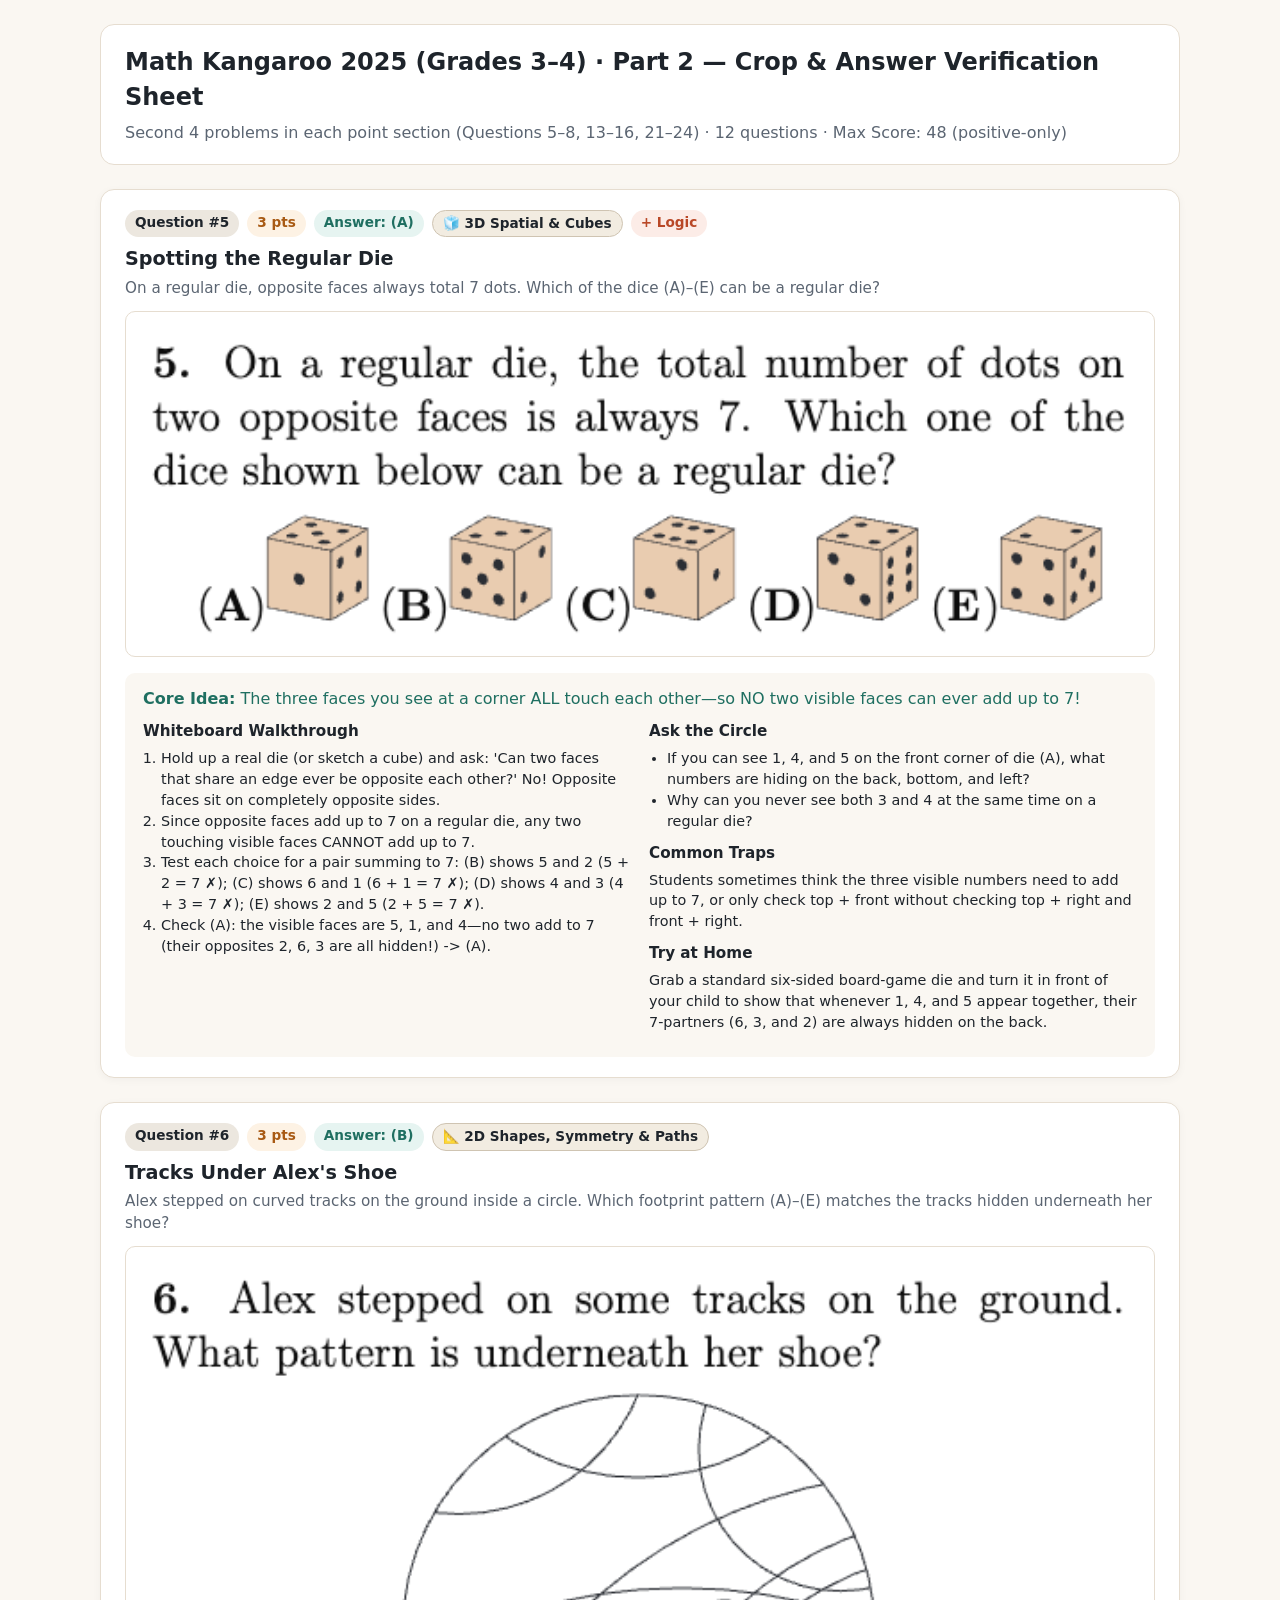
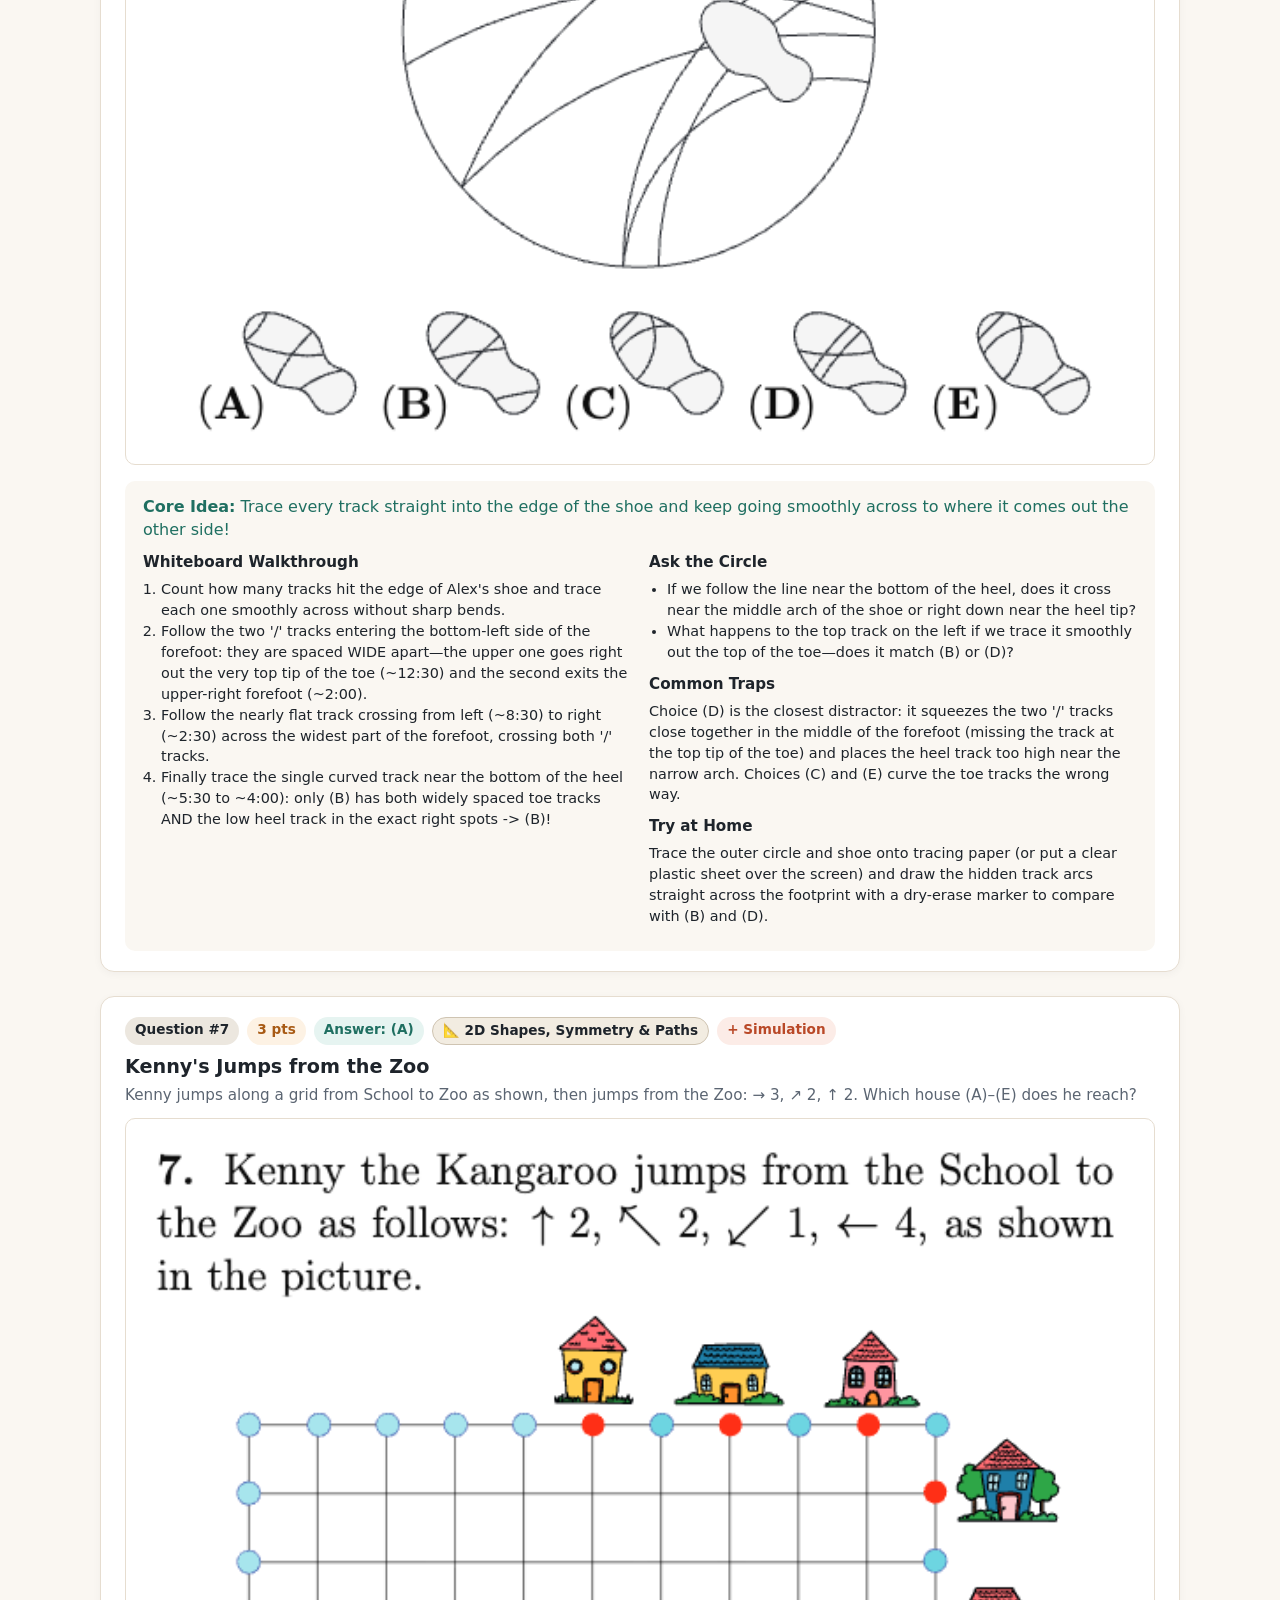
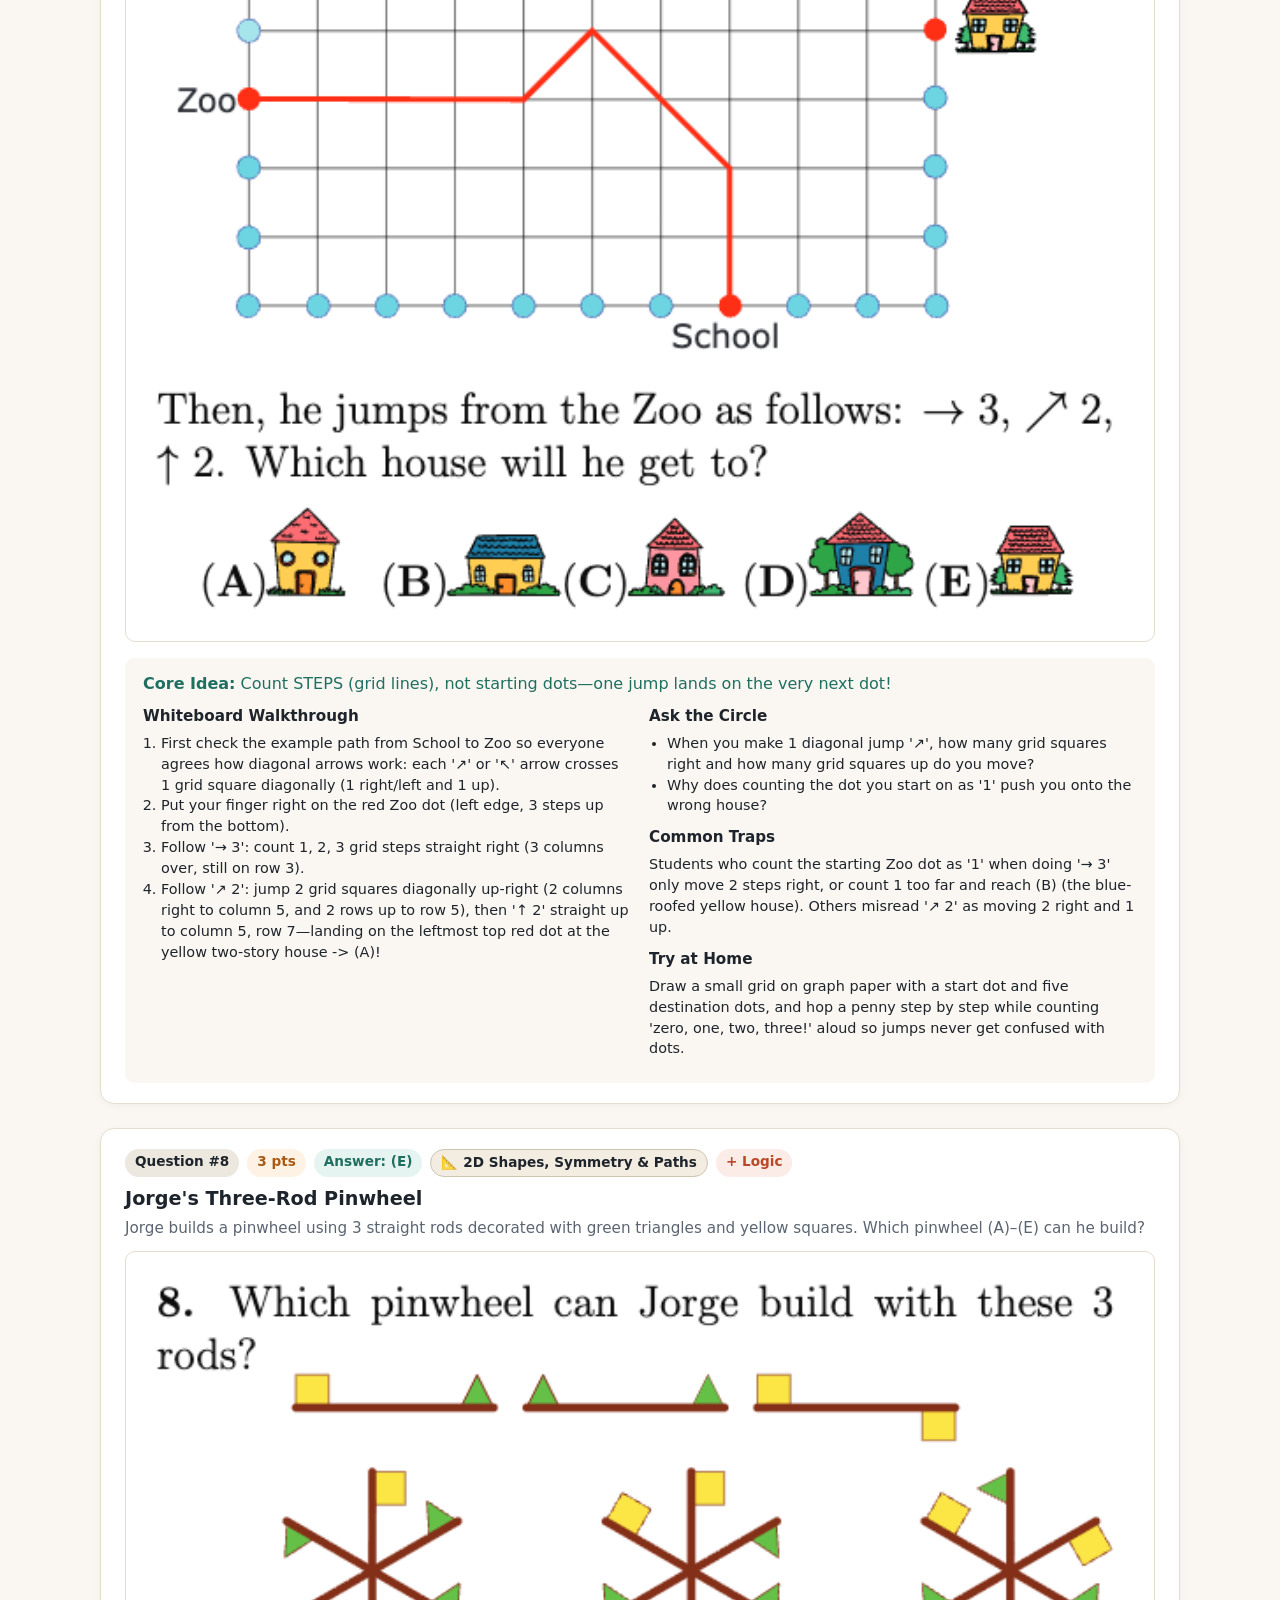
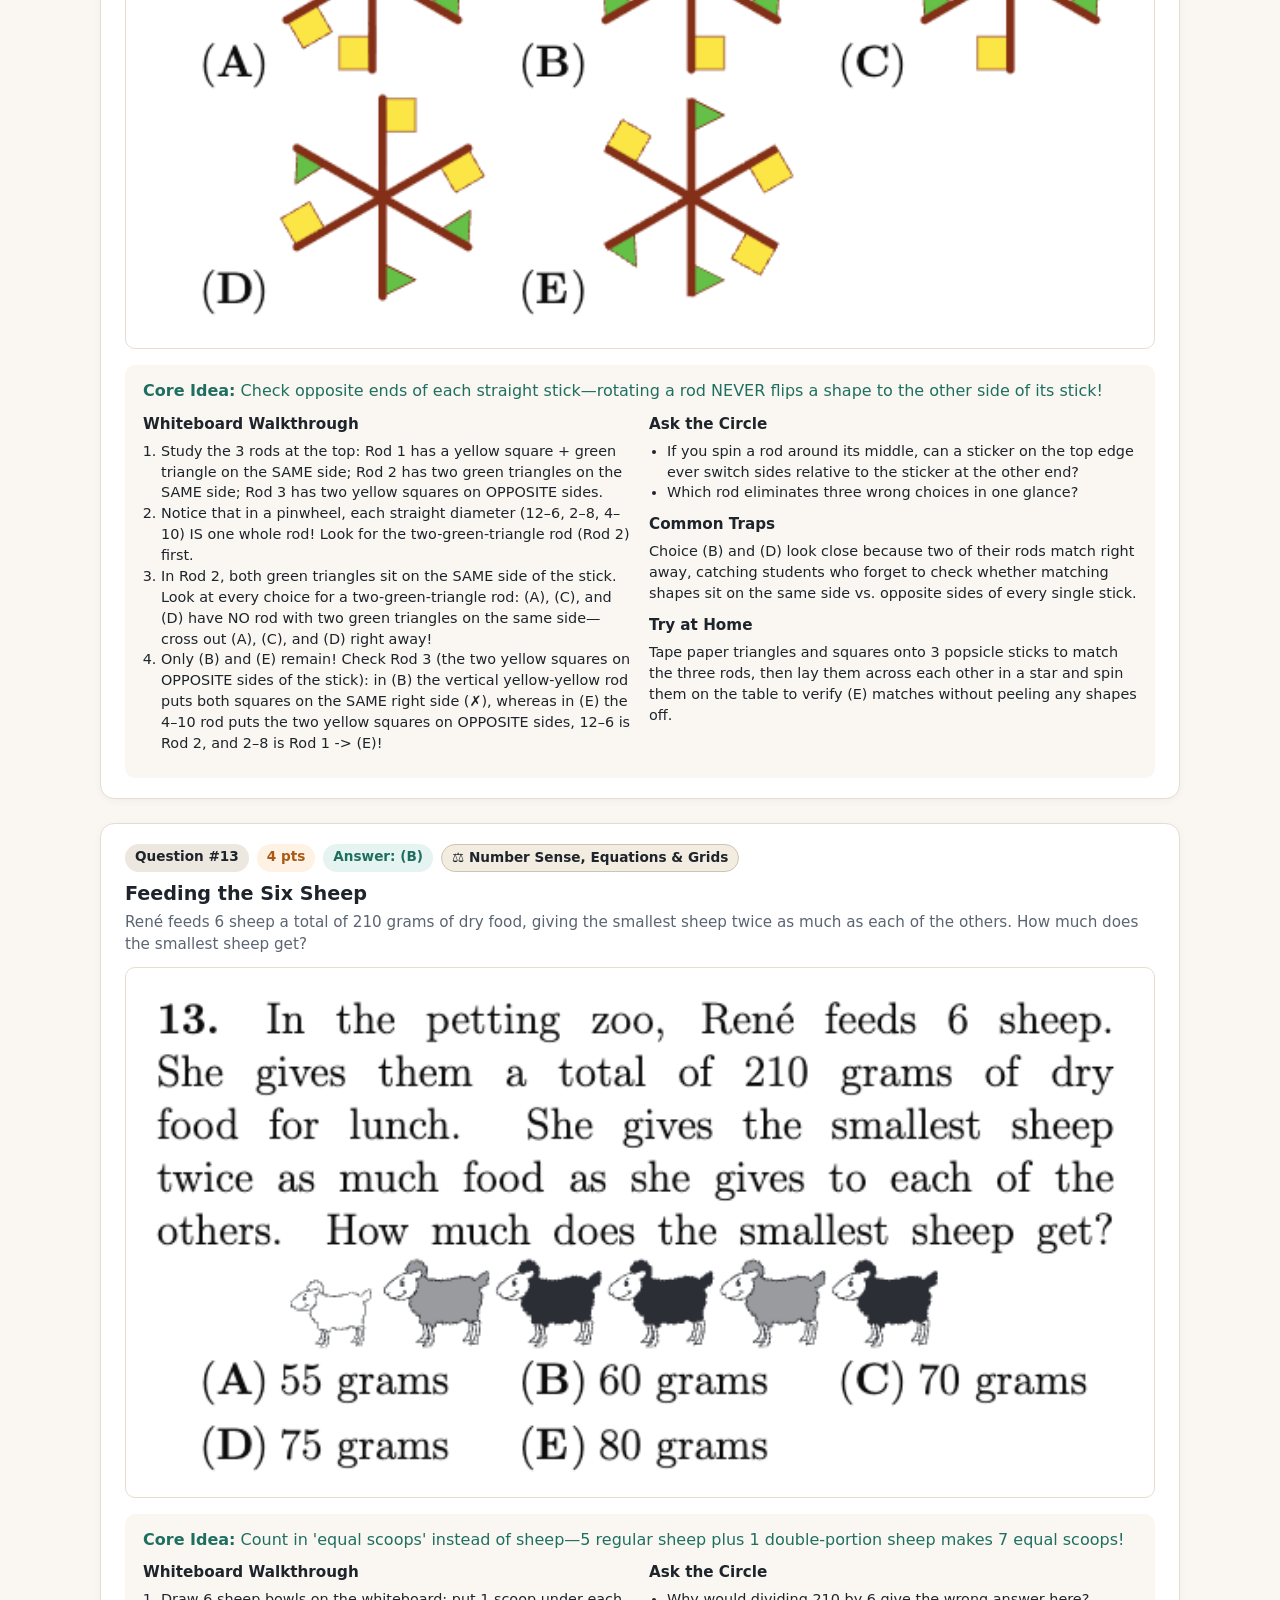
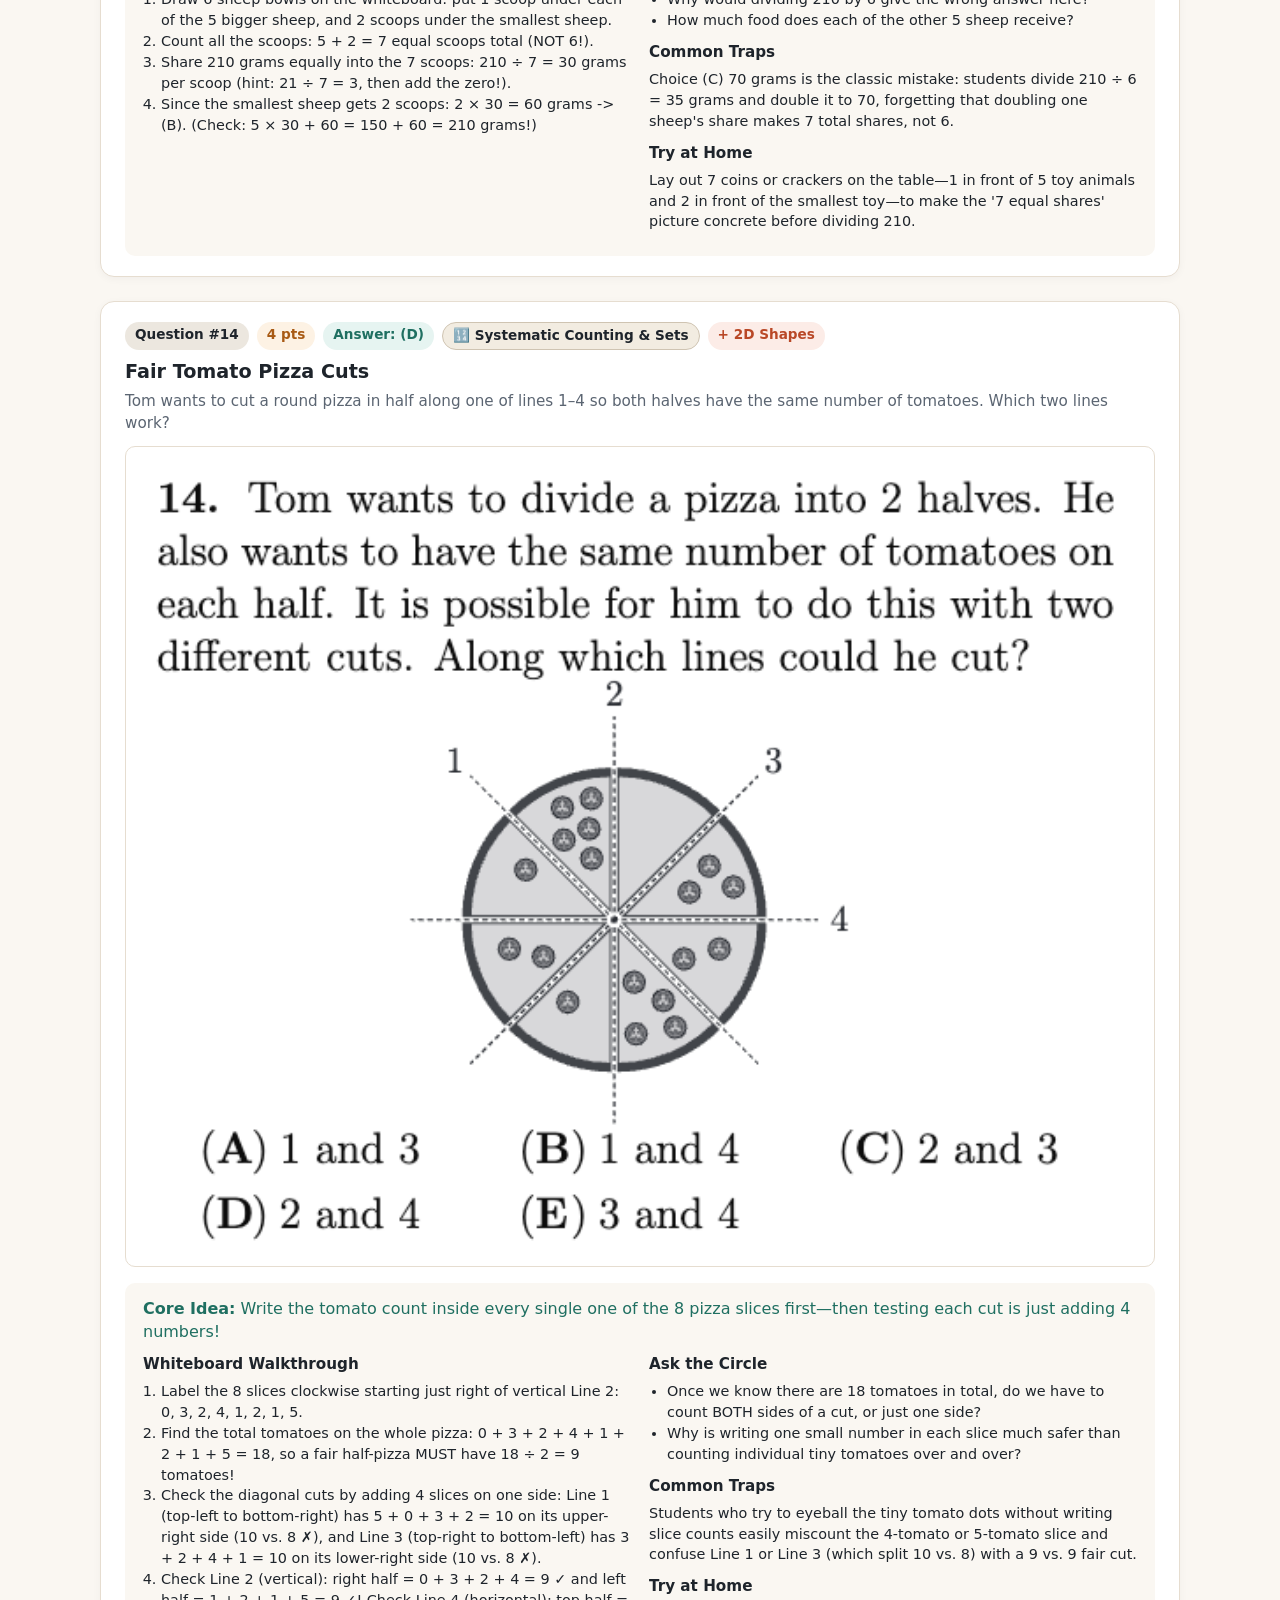
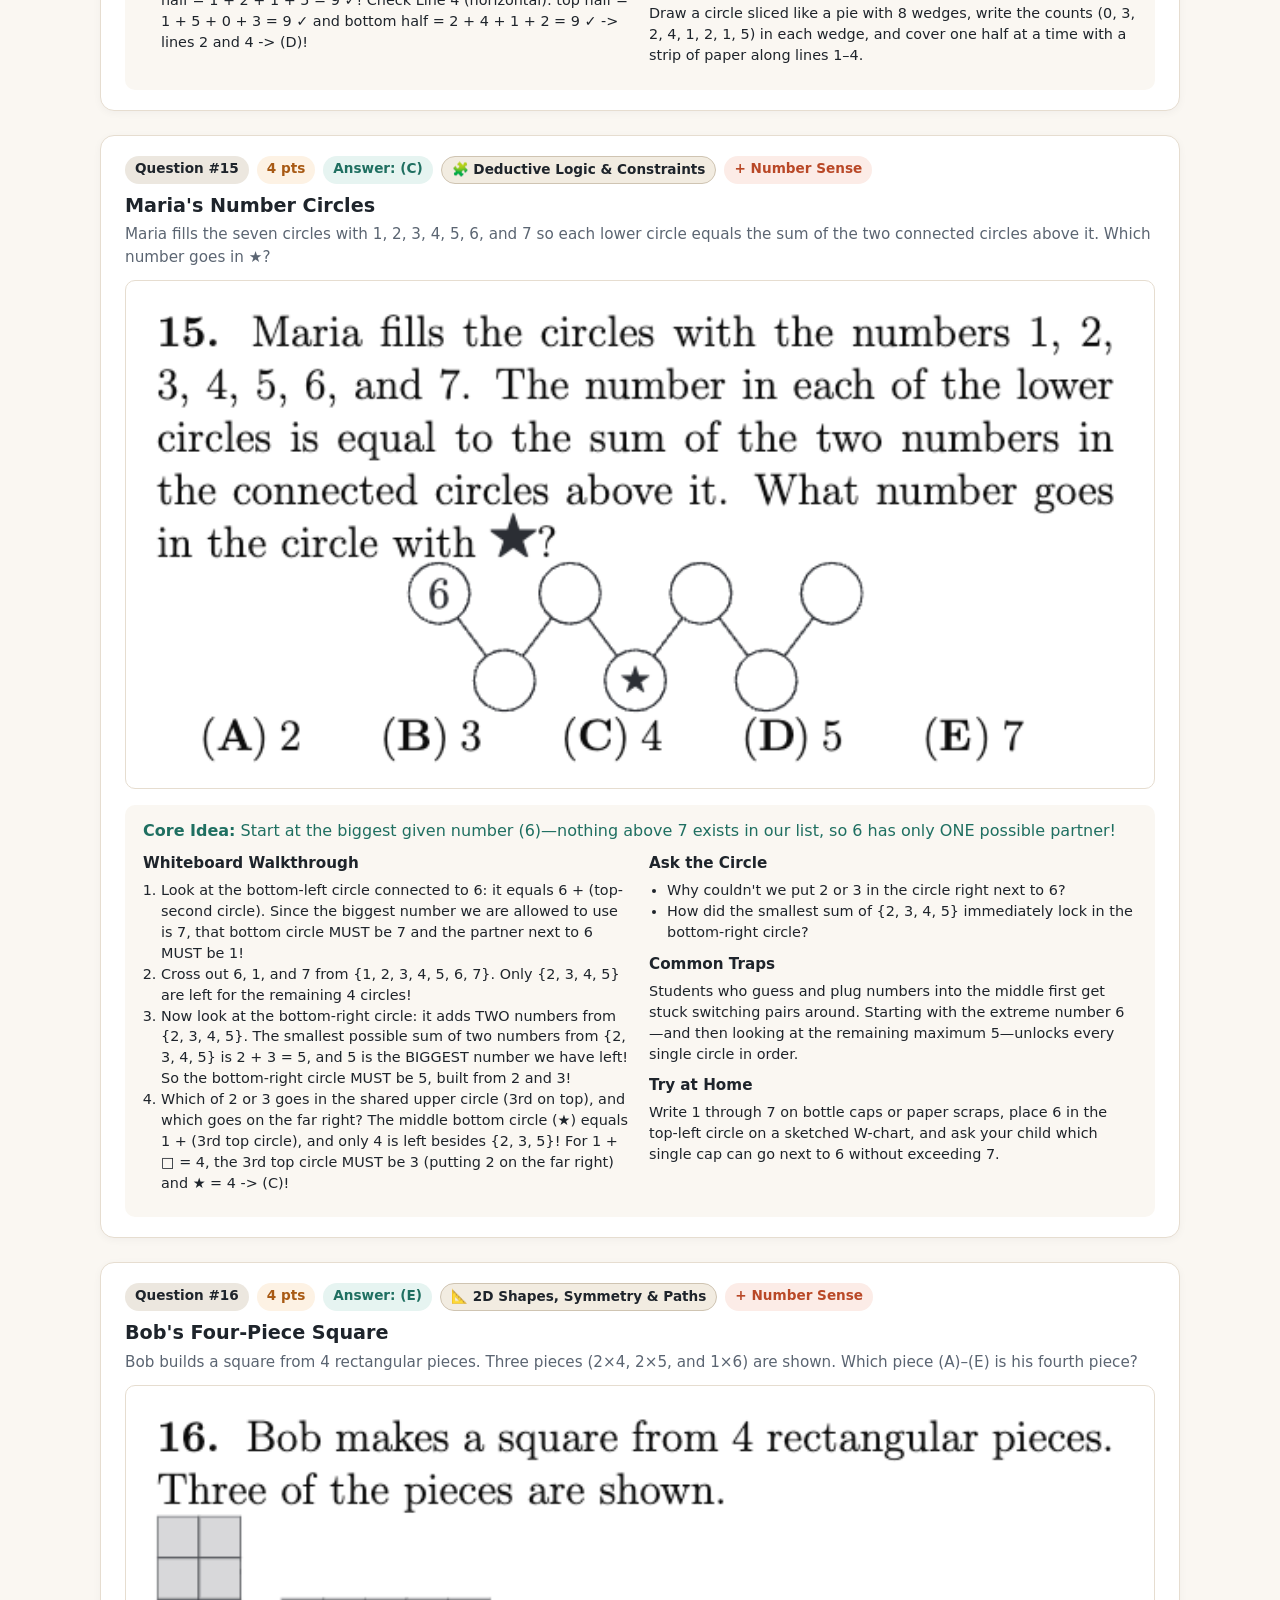
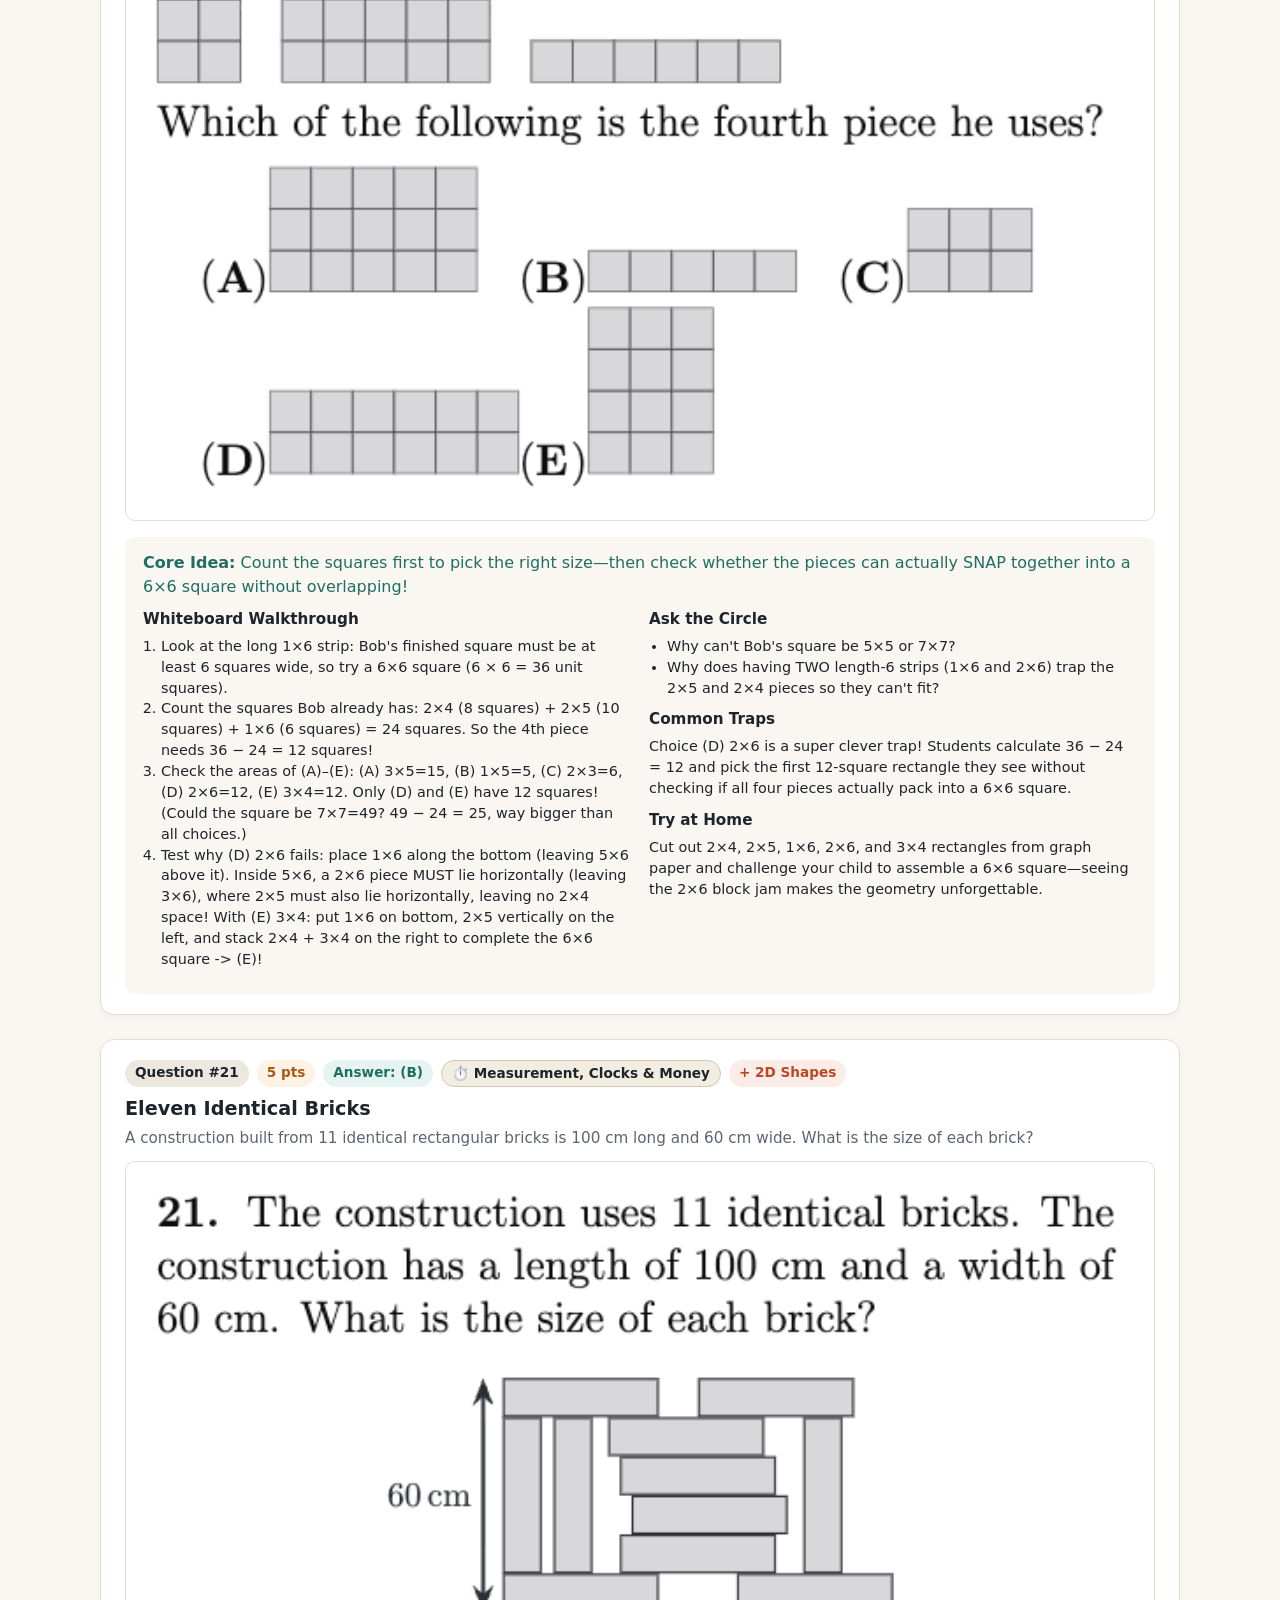
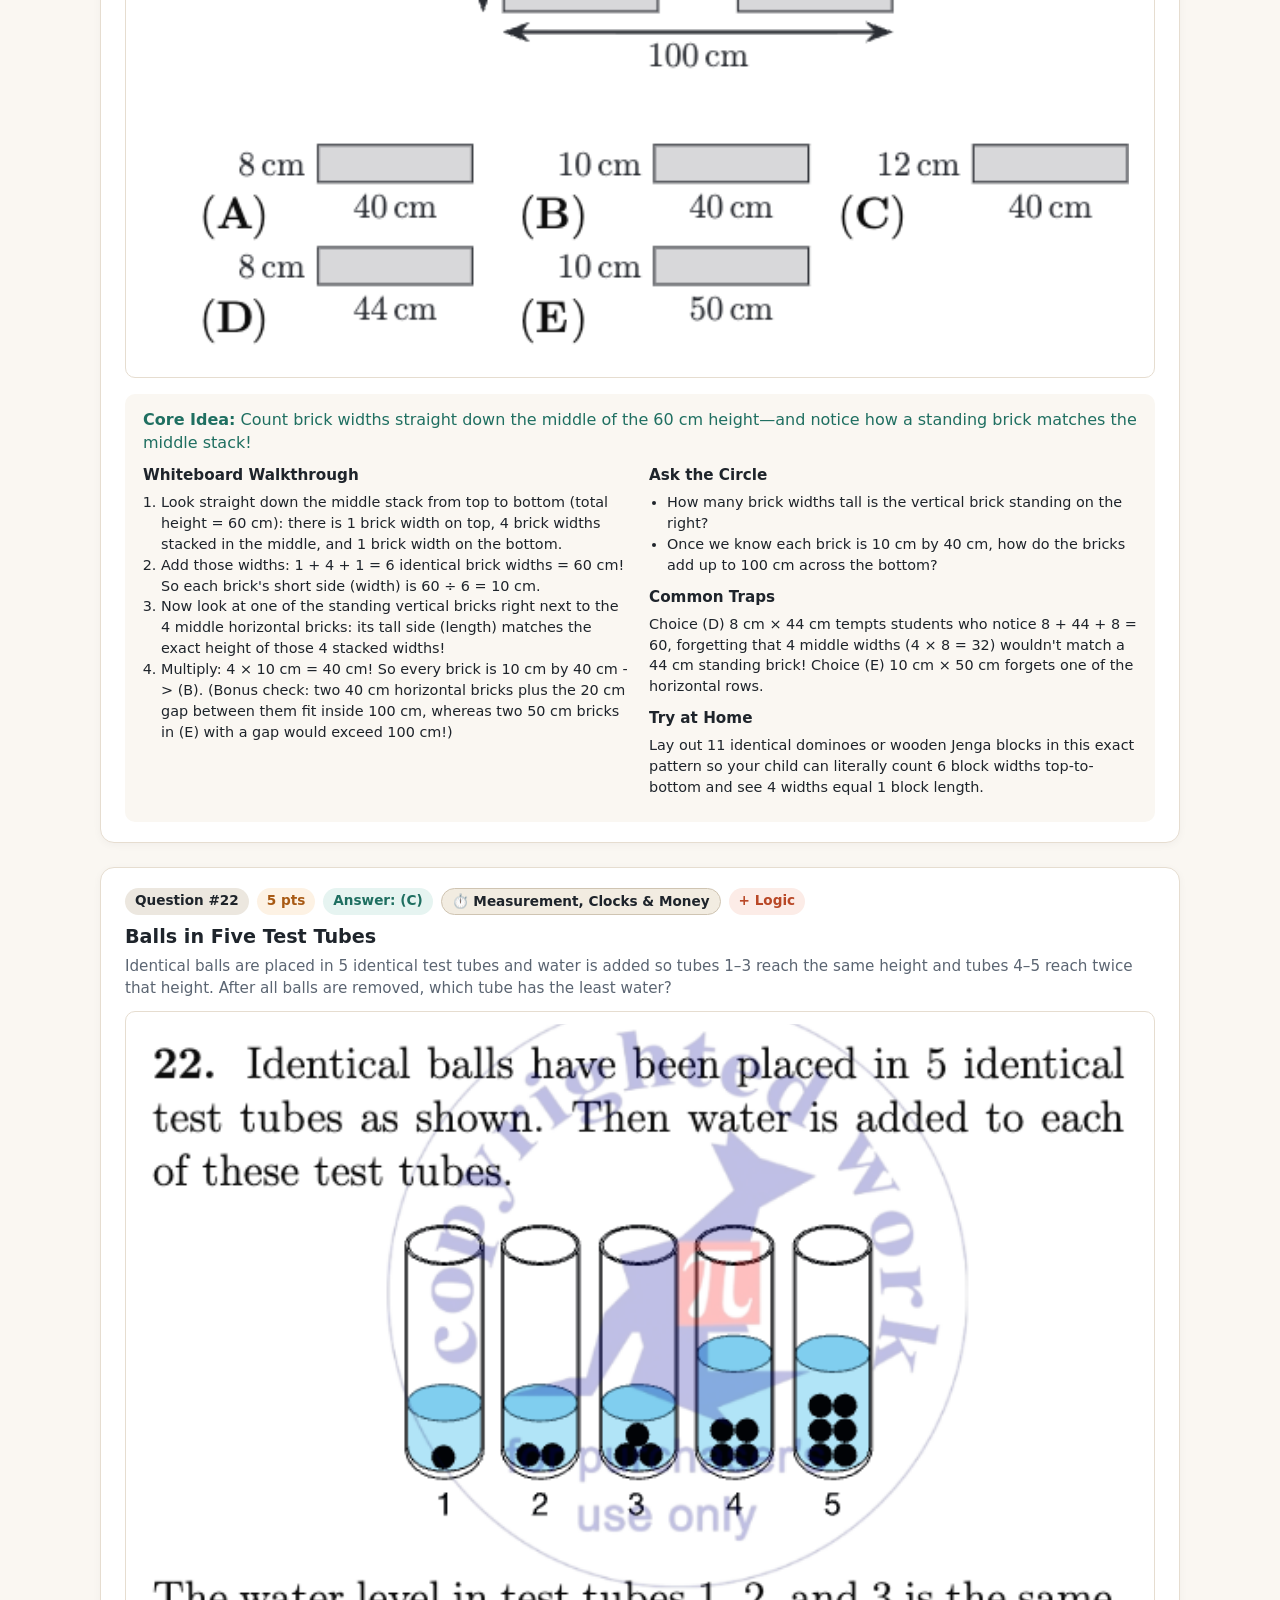
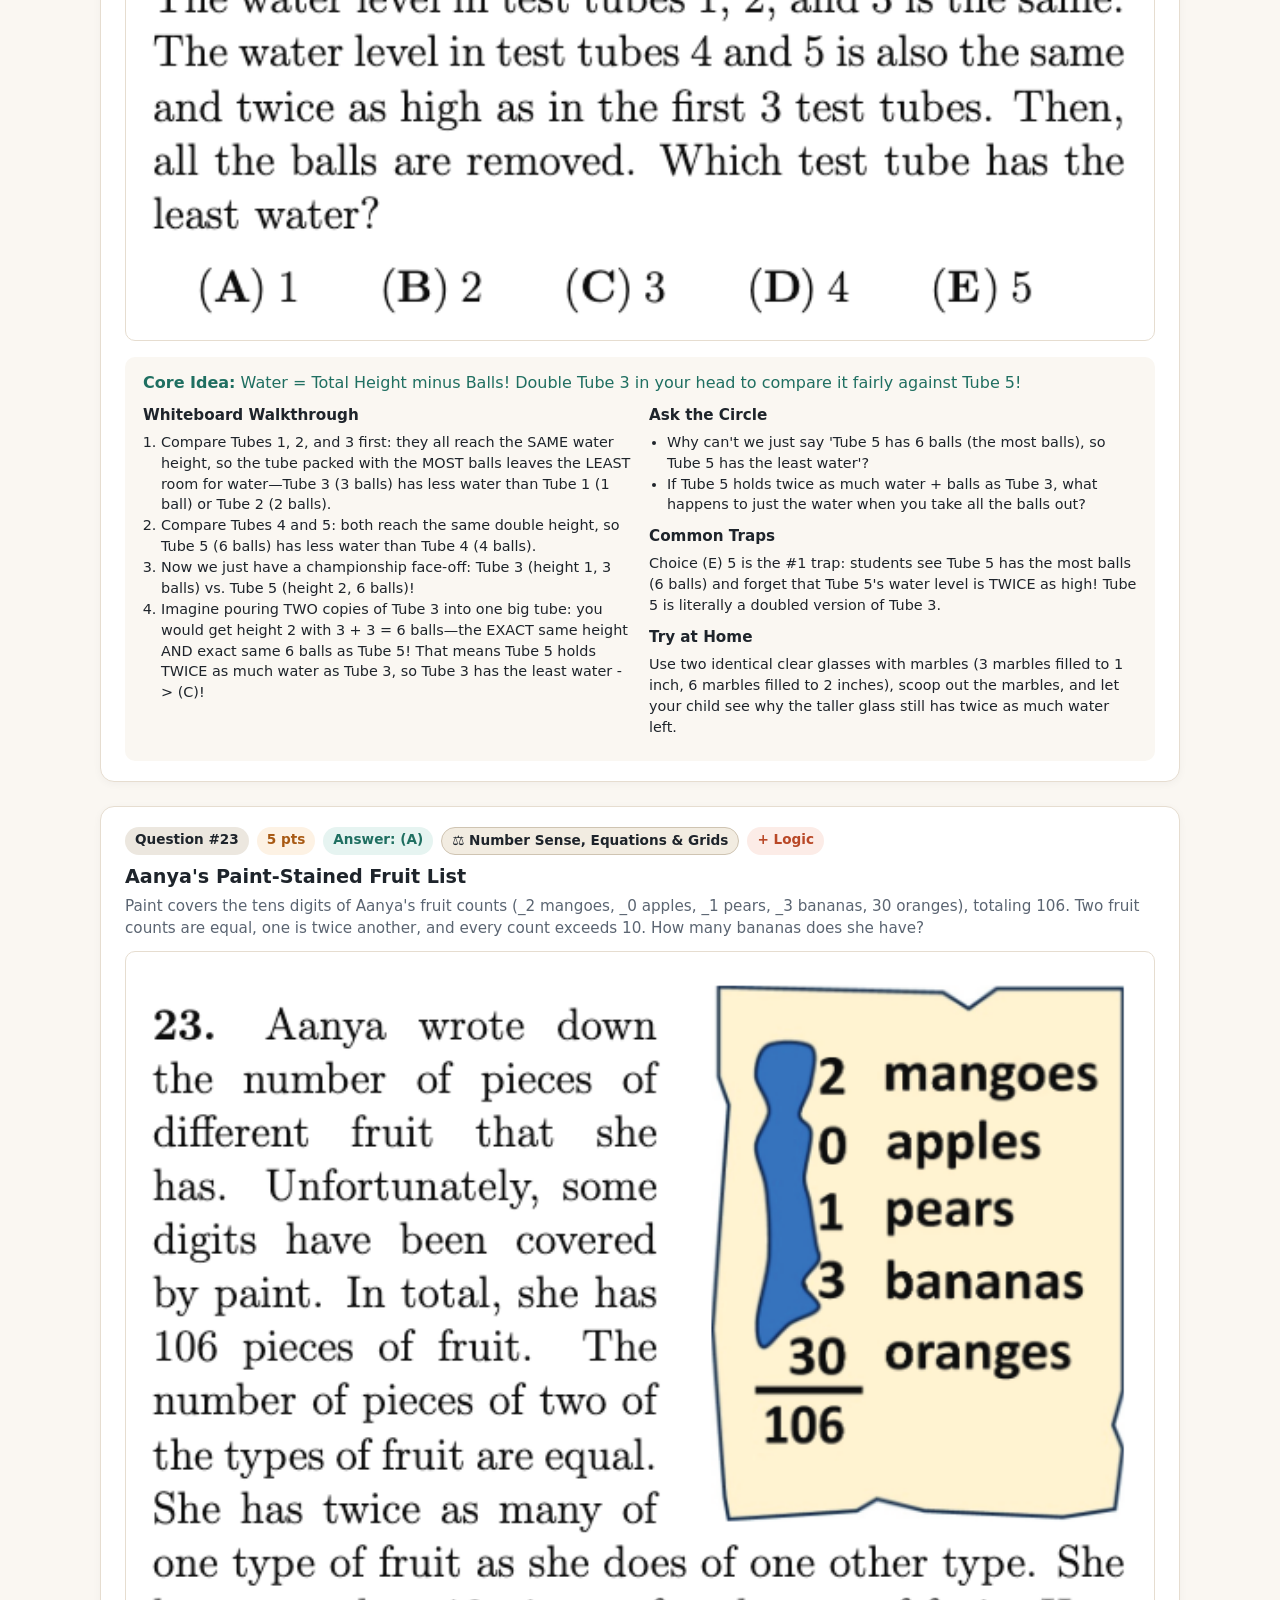
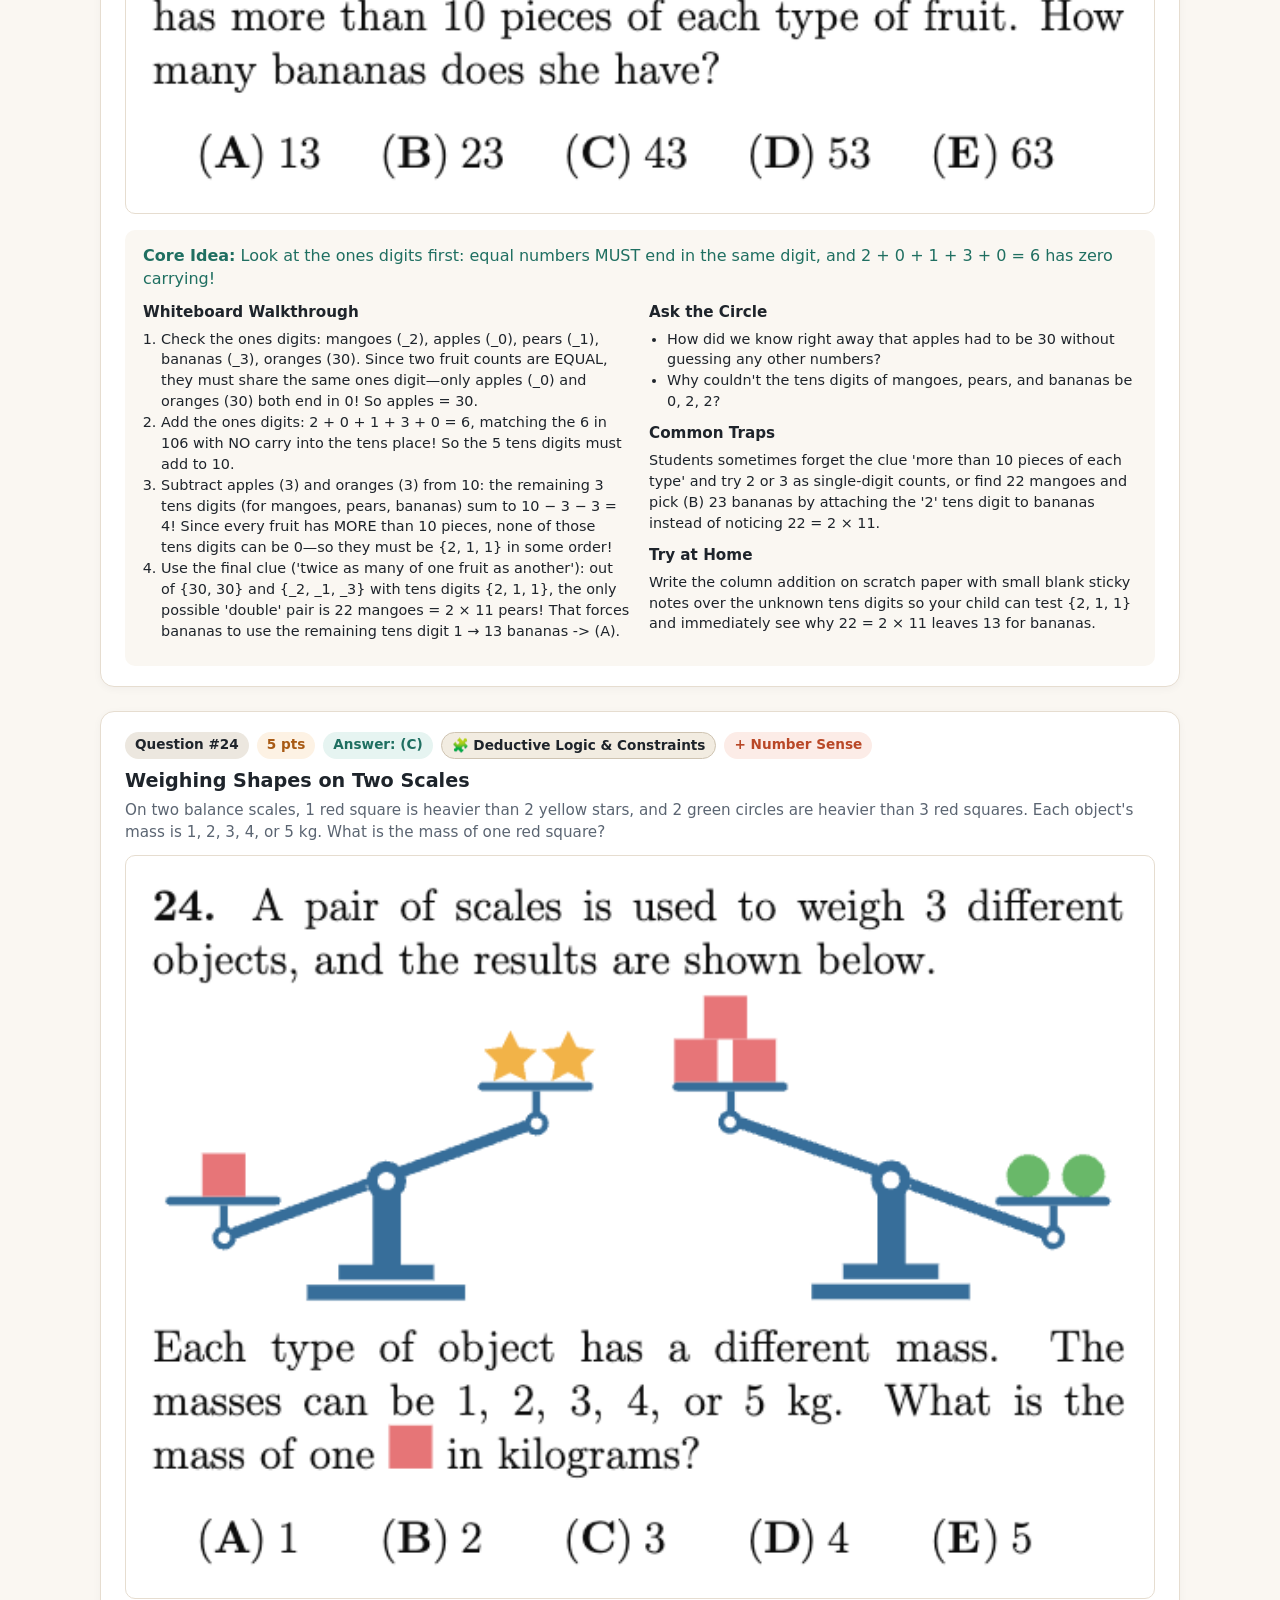
<file: webapp/packs/2025-g34-part2/preview.html>
<!doctype html>
<html lang="en">
<head>
  <meta charset="utf-8" />
  <meta name="viewport" content="width=device-width, initial-scale=1" />
  <title>Preview: Math Kangaroo 2025 (Grades 3–4) · Part 2</title>
  <style>
    body {
      font-family: -apple-system, BlinkMacSystemFont, "Segoe UI", system-ui, sans-serif;
      background: #FAF7F2;
      color: #1E242B;
      margin: 0;
      padding: 24px;
      line-height: 1.45;
    }
    .wrap { max-width: 1080px; margin: 0 auto; }
    .page-head {
      background: #fff;
      border: 1px solid #E6DDD0;
      border-radius: 14px;
      padding: 20px 24px;
      margin-bottom: 24px;
    }
    .page-head h1 { margin: 0 0 6px; font-size: 1.5rem; }
    .page-head p { margin: 0; color: #5B6572; }
    .card {
      background: #fff;
      border: 1px solid #E6DDD0;
      border-radius: 14px;
      padding: 20px 24px;
      margin-bottom: 24px;
      box-shadow: 0 2px 8px rgba(30, 36, 43, 0.04);
    }
    .card-head h2 { margin: 8px 0 4px; font-size: 1.2rem; }
    .summary { margin: 0 0 12px; color: #5B6572; font-size: 0.95rem; }
    .badges { display: flex; flex-wrap: wrap; gap: 8px; }
    .badge {
      display: inline-block;
      padding: 3px 10px;
      border-radius: 999px;
      font-weight: 700;
      font-size: 0.85rem;
    }
    .qnum { background: #ECE7DF; color: #1E242B; }
    .pts { background: #FDF2E4; color: #A85A14; }
    .ans { background: #E6F4F1; color: #1F6F61; }
    .qcls { background: #F2ECE1; color: #1E242B; border: 1px solid #CFC4B2; }
    .qsec { background: #FCECE7; color: #B94827; }
    .img-wrap {
      border: 1px solid #E6DDD0;
      border-radius: 10px;
      padding: 12px;
      background: #fff;
      text-align: center;
      margin-bottom: 16px;
    }
    .img-wrap img { max-width: 100%; height: auto; display: block; margin: 0 auto; }
    .guide { background: #FAF7F2; border-radius: 10px; padding: 14px 18px; }
    .headline { margin: 0 0 10px; color: #1F6F61; }
    .cols { display: grid; grid-template-columns: 1fr 1fr; gap: 18px; }
    .cols h3 { margin: 0 0 6px; font-size: 0.95rem; }
    .cols ol, .cols ul, .cols p { margin: 0 0 10px; padding-left: 18px; font-size: 0.9rem; }
    .cols p { padding-left: 0; }
    @media (max-width: 760px) { .cols { grid-template-columns: 1fr; } }
  </style>
</head>
<body>
  <div class="wrap">
    <header class="page-head">
      <h1>Math Kangaroo 2025 (Grades 3–4) · Part 2 — Crop &amp; Answer Verification Sheet</h1>
      <p>Second 4 problems in each point section (Questions 5–8, 13–16, 21–24) · 12 questions · Max Score: 48 (positive-only)</p>
    </header>
    
            <article class="card">
              <header class="card-head">
                <div class="badges">
                  <span class="badge qnum">Question #5</span>
                  <span class="badge pts">3 pts</span>
                  <span class="badge ans">Answer: (A)</span>
                  <span class="badge qcls">🧊 3D Spatial &amp; Cubes</span>
                  <span class="badge qsec">+ Logic</span>
                </div>
                <h2>Spotting the Regular Die</h2>
                <p class="summary">On a regular die, opposite faces always total 7 dots. Which of the dice (A)–(E) can be a regular die?</p>
              </header>
              <div class="img-wrap">
                <img src="images/q05.png" alt="Question 5" loading="lazy" />
              </div>
              <section class="guide">
                <p class="headline"><strong>Core Idea:</strong> The three faces you see at a corner ALL touch each other—so NO two visible faces can ever add up to 7!</p>
                <div class="cols">
                  <div>
                    <h3>Whiteboard Walkthrough</h3>
                    <ol><li>Hold up a real die (or sketch a cube) and ask: &#x27;Can two faces that share an edge ever be opposite each other?&#x27; No! Opposite faces sit on completely opposite sides.</li><li>Since opposite faces add up to 7 on a regular die, any two touching visible faces CANNOT add up to 7.</li><li>Test each choice for a pair summing to 7: (B) shows 5 and 2 (5 + 2 = 7 ✗); (C) shows 6 and 1 (6 + 1 = 7 ✗); (D) shows 4 and 3 (4 + 3 = 7 ✗); (E) shows 2 and 5 (2 + 5 = 7 ✗).</li><li>Check (A): the visible faces are 5, 1, and 4—no two add to 7 (their opposites 2, 6, 3 are all hidden!) -&gt; (A).</li></ol>
                  </div>
                  <div>
                    <h3>Ask the Circle</h3>
                    <ul><li>If you can see 1, 4, and 5 on the front corner of die (A), what numbers are hiding on the back, bottom, and left?</li><li>Why can you never see both 3 and 4 at the same time on a regular die?</li></ul>
                    <h3>Common Traps</h3>
                    <p>Students sometimes think the three visible numbers need to add up to 7, or only check top + front without checking top + right and front + right.</p>
                    <h3>Try at Home</h3><p>Grab a standard six-sided board-game die and turn it in front of your child to show that whenever 1, 4, and 5 appear together, their 7-partners (6, 3, and 2) are always hidden on the back.</p>
                  </div>
                </div>
              </section>
            </article>
            
            <article class="card">
              <header class="card-head">
                <div class="badges">
                  <span class="badge qnum">Question #6</span>
                  <span class="badge pts">3 pts</span>
                  <span class="badge ans">Answer: (B)</span>
                  <span class="badge qcls">📐 2D Shapes, Symmetry &amp; Paths</span>
                  
                </div>
                <h2>Tracks Under Alex&#x27;s Shoe</h2>
                <p class="summary">Alex stepped on curved tracks on the ground inside a circle. Which footprint pattern (A)–(E) matches the tracks hidden underneath her shoe?</p>
              </header>
              <div class="img-wrap">
                <img src="images/q06.png" alt="Question 6" loading="lazy" />
              </div>
              <section class="guide">
                <p class="headline"><strong>Core Idea:</strong> Trace every track straight into the edge of the shoe and keep going smoothly across to where it comes out the other side!</p>
                <div class="cols">
                  <div>
                    <h3>Whiteboard Walkthrough</h3>
                    <ol><li>Count how many tracks hit the edge of Alex&#x27;s shoe and trace each one smoothly across without sharp bends.</li><li>Follow the two &#x27;/&#x27; tracks entering the bottom-left side of the forefoot: they are spaced WIDE apart—the upper one goes right out the very top tip of the toe (~12:30) and the second exits the upper-right forefoot (~2:00).</li><li>Follow the nearly flat track crossing from left (~8:30) to right (~2:30) across the widest part of the forefoot, crossing both &#x27;/&#x27; tracks.</li><li>Finally trace the single curved track near the bottom of the heel (~5:30 to ~4:00): only (B) has both widely spaced toe tracks AND the low heel track in the exact right spots -&gt; (B)!</li></ol>
                  </div>
                  <div>
                    <h3>Ask the Circle</h3>
                    <ul><li>If we follow the line near the bottom of the heel, does it cross near the middle arch of the shoe or right down near the heel tip?</li><li>What happens to the top track on the left if we trace it smoothly out the top of the toe—does it match (B) or (D)?</li></ul>
                    <h3>Common Traps</h3>
                    <p>Choice (D) is the closest distractor: it squeezes the two &#x27;/&#x27; tracks close together in the middle of the forefoot (missing the track at the top tip of the toe) and places the heel track too high near the narrow arch. Choices (C) and (E) curve the toe tracks the wrong way.</p>
                    <h3>Try at Home</h3><p>Trace the outer circle and shoe onto tracing paper (or put a clear plastic sheet over the screen) and draw the hidden track arcs straight across the footprint with a dry-erase marker to compare with (B) and (D).</p>
                  </div>
                </div>
              </section>
            </article>
            
            <article class="card">
              <header class="card-head">
                <div class="badges">
                  <span class="badge qnum">Question #7</span>
                  <span class="badge pts">3 pts</span>
                  <span class="badge ans">Answer: (A)</span>
                  <span class="badge qcls">📐 2D Shapes, Symmetry &amp; Paths</span>
                  <span class="badge qsec">+ Simulation</span>
                </div>
                <h2>Kenny&#x27;s Jumps from the Zoo</h2>
                <p class="summary">Kenny jumps along a grid from School to Zoo as shown, then jumps from the Zoo: → 3, ↗ 2, ↑ 2. Which house (A)–(E) does he reach?</p>
              </header>
              <div class="img-wrap">
                <img src="images/q07.png" alt="Question 7" loading="lazy" />
              </div>
              <section class="guide">
                <p class="headline"><strong>Core Idea:</strong> Count STEPS (grid lines), not starting dots—one jump lands on the very next dot!</p>
                <div class="cols">
                  <div>
                    <h3>Whiteboard Walkthrough</h3>
                    <ol><li>First check the example path from School to Zoo so everyone agrees how diagonal arrows work: each &#x27;↗&#x27; or &#x27;↖&#x27; arrow crosses 1 grid square diagonally (1 right/left and 1 up).</li><li>Put your finger right on the red Zoo dot (left edge, 3 steps up from the bottom).</li><li>Follow &#x27;→ 3&#x27;: count 1, 2, 3 grid steps straight right (3 columns over, still on row 3).</li><li>Follow &#x27;↗ 2&#x27;: jump 2 grid squares diagonally up-right (2 columns right to column 5, and 2 rows up to row 5), then &#x27;↑ 2&#x27; straight up to column 5, row 7—landing on the leftmost top red dot at the yellow two-story house -&gt; (A)!</li></ol>
                  </div>
                  <div>
                    <h3>Ask the Circle</h3>
                    <ul><li>When you make 1 diagonal jump &#x27;↗&#x27;, how many grid squares right and how many grid squares up do you move?</li><li>Why does counting the dot you start on as &#x27;1&#x27; push you onto the wrong house?</li></ul>
                    <h3>Common Traps</h3>
                    <p>Students who count the starting Zoo dot as &#x27;1&#x27; when doing &#x27;→ 3&#x27; only move 2 steps right, or count 1 too far and reach (B) (the blue-roofed yellow house). Others misread &#x27;↗ 2&#x27; as moving 2 right and 1 up.</p>
                    <h3>Try at Home</h3><p>Draw a small grid on graph paper with a start dot and five destination dots, and hop a penny step by step while counting &#x27;zero, one, two, three!&#x27; aloud so jumps never get confused with dots.</p>
                  </div>
                </div>
              </section>
            </article>
            
            <article class="card">
              <header class="card-head">
                <div class="badges">
                  <span class="badge qnum">Question #8</span>
                  <span class="badge pts">3 pts</span>
                  <span class="badge ans">Answer: (E)</span>
                  <span class="badge qcls">📐 2D Shapes, Symmetry &amp; Paths</span>
                  <span class="badge qsec">+ Logic</span>
                </div>
                <h2>Jorge&#x27;s Three-Rod Pinwheel</h2>
                <p class="summary">Jorge builds a pinwheel using 3 straight rods decorated with green triangles and yellow squares. Which pinwheel (A)–(E) can he build?</p>
              </header>
              <div class="img-wrap">
                <img src="images/q08.png" alt="Question 8" loading="lazy" />
              </div>
              <section class="guide">
                <p class="headline"><strong>Core Idea:</strong> Check opposite ends of each straight stick—rotating a rod NEVER flips a shape to the other side of its stick!</p>
                <div class="cols">
                  <div>
                    <h3>Whiteboard Walkthrough</h3>
                    <ol><li>Study the 3 rods at the top: Rod 1 has a yellow square + green triangle on the SAME side; Rod 2 has two green triangles on the SAME side; Rod 3 has two yellow squares on OPPOSITE sides.</li><li>Notice that in a pinwheel, each straight diameter (12–6, 2–8, 4–10) IS one whole rod! Look for the two-green-triangle rod (Rod 2) first.</li><li>In Rod 2, both green triangles sit on the SAME side of the stick. Look at every choice for a two-green-triangle rod: (A), (C), and (D) have NO rod with two green triangles on the same side—cross out (A), (C), and (D) right away!</li><li>Only (B) and (E) remain! Check Rod 3 (the two yellow squares on OPPOSITE sides of the stick): in (B) the vertical yellow-yellow rod puts both squares on the SAME right side (✗), whereas in (E) the 4–10 rod puts the two yellow squares on OPPOSITE sides, 12–6 is Rod 2, and 2–8 is Rod 1 -&gt; (E)!</li></ol>
                  </div>
                  <div>
                    <h3>Ask the Circle</h3>
                    <ul><li>If you spin a rod around its middle, can a sticker on the top edge ever switch sides relative to the sticker at the other end?</li><li>Which rod eliminates three wrong choices in one glance?</li></ul>
                    <h3>Common Traps</h3>
                    <p>Choice (B) and (D) look close because two of their rods match right away, catching students who forget to check whether matching shapes sit on the same side vs. opposite sides of every single stick.</p>
                    <h3>Try at Home</h3><p>Tape paper triangles and squares onto 3 popsicle sticks to match the three rods, then lay them across each other in a star and spin them on the table to verify (E) matches without peeling any shapes off.</p>
                  </div>
                </div>
              </section>
            </article>
            
            <article class="card">
              <header class="card-head">
                <div class="badges">
                  <span class="badge qnum">Question #13</span>
                  <span class="badge pts">4 pts</span>
                  <span class="badge ans">Answer: (B)</span>
                  <span class="badge qcls">⚖️ Number Sense, Equations &amp; Grids</span>
                  
                </div>
                <h2>Feeding the Six Sheep</h2>
                <p class="summary">René feeds 6 sheep a total of 210 grams of dry food, giving the smallest sheep twice as much as each of the others. How much does the smallest sheep get?</p>
              </header>
              <div class="img-wrap">
                <img src="images/q13.png" alt="Question 13" loading="lazy" />
              </div>
              <section class="guide">
                <p class="headline"><strong>Core Idea:</strong> Count in &#x27;equal scoops&#x27; instead of sheep—5 regular sheep plus 1 double-portion sheep makes 7 equal scoops!</p>
                <div class="cols">
                  <div>
                    <h3>Whiteboard Walkthrough</h3>
                    <ol><li>Draw 6 sheep bowls on the whiteboard: put 1 scoop under each of the 5 bigger sheep, and 2 scoops under the smallest sheep.</li><li>Count all the scoops: 5 + 2 = 7 equal scoops total (NOT 6!).</li><li>Share 210 grams equally into the 7 scoops: 210 ÷ 7 = 30 grams per scoop (hint: 21 ÷ 7 = 3, then add the zero!).</li><li>Since the smallest sheep gets 2 scoops: 2 × 30 = 60 grams -&gt; (B). (Check: 5 × 30 + 60 = 150 + 60 = 210 grams!)</li></ol>
                  </div>
                  <div>
                    <h3>Ask the Circle</h3>
                    <ul><li>Why would dividing 210 by 6 give the wrong answer here?</li><li>How much food does each of the other 5 sheep receive?</li></ul>
                    <h3>Common Traps</h3>
                    <p>Choice (C) 70 grams is the classic mistake: students divide 210 ÷ 6 = 35 grams and double it to 70, forgetting that doubling one sheep&#x27;s share makes 7 total shares, not 6.</p>
                    <h3>Try at Home</h3><p>Lay out 7 coins or crackers on the table—1 in front of 5 toy animals and 2 in front of the smallest toy—to make the &#x27;7 equal shares&#x27; picture concrete before dividing 210.</p>
                  </div>
                </div>
              </section>
            </article>
            
            <article class="card">
              <header class="card-head">
                <div class="badges">
                  <span class="badge qnum">Question #14</span>
                  <span class="badge pts">4 pts</span>
                  <span class="badge ans">Answer: (D)</span>
                  <span class="badge qcls">🔢 Systematic Counting &amp; Sets</span>
                  <span class="badge qsec">+ 2D Shapes</span>
                </div>
                <h2>Fair Tomato Pizza Cuts</h2>
                <p class="summary">Tom wants to cut a round pizza in half along one of lines 1–4 so both halves have the same number of tomatoes. Which two lines work?</p>
              </header>
              <div class="img-wrap">
                <img src="images/q14.png" alt="Question 14" loading="lazy" />
              </div>
              <section class="guide">
                <p class="headline"><strong>Core Idea:</strong> Write the tomato count inside every single one of the 8 pizza slices first—then testing each cut is just adding 4 numbers!</p>
                <div class="cols">
                  <div>
                    <h3>Whiteboard Walkthrough</h3>
                    <ol><li>Label the 8 slices clockwise starting just right of vertical Line 2: 0, 3, 2, 4, 1, 2, 1, 5.</li><li>Find the total tomatoes on the whole pizza: 0 + 3 + 2 + 4 + 1 + 2 + 1 + 5 = 18, so a fair half-pizza MUST have 18 ÷ 2 = 9 tomatoes!</li><li>Check the diagonal cuts by adding 4 slices on one side: Line 1 (top-left to bottom-right) has 5 + 0 + 3 + 2 = 10 on its upper-right side (10 vs. 8 ✗), and Line 3 (top-right to bottom-left) has 3 + 2 + 4 + 1 = 10 on its lower-right side (10 vs. 8 ✗).</li><li>Check Line 2 (vertical): right half = 0 + 3 + 2 + 4 = 9 ✓ and left half = 1 + 2 + 1 + 5 = 9 ✓! Check Line 4 (horizontal): top half = 1 + 5 + 0 + 3 = 9 ✓ and bottom half = 2 + 4 + 1 + 2 = 9 ✓ -&gt; lines 2 and 4 -&gt; (D)!</li></ol>
                  </div>
                  <div>
                    <h3>Ask the Circle</h3>
                    <ul><li>Once we know there are 18 tomatoes in total, do we have to count BOTH sides of a cut, or just one side?</li><li>Why is writing one small number in each slice much safer than counting individual tiny tomatoes over and over?</li></ul>
                    <h3>Common Traps</h3>
                    <p>Students who try to eyeball the tiny tomato dots without writing slice counts easily miscount the 4-tomato or 5-tomato slice and confuse Line 1 or Line 3 (which split 10 vs. 8) with a 9 vs. 9 fair cut.</p>
                    <h3>Try at Home</h3><p>Draw a circle sliced like a pie with 8 wedges, write the counts (0, 3, 2, 4, 1, 2, 1, 5) in each wedge, and cover one half at a time with a strip of paper along lines 1–4.</p>
                  </div>
                </div>
              </section>
            </article>
            
            <article class="card">
              <header class="card-head">
                <div class="badges">
                  <span class="badge qnum">Question #15</span>
                  <span class="badge pts">4 pts</span>
                  <span class="badge ans">Answer: (C)</span>
                  <span class="badge qcls">🧩 Deductive Logic &amp; Constraints</span>
                  <span class="badge qsec">+ Number Sense</span>
                </div>
                <h2>Maria&#x27;s Number Circles</h2>
                <p class="summary">Maria fills the seven circles with 1, 2, 3, 4, 5, 6, and 7 so each lower circle equals the sum of the two connected circles above it. Which number goes in ★?</p>
              </header>
              <div class="img-wrap">
                <img src="images/q15.png" alt="Question 15" loading="lazy" />
              </div>
              <section class="guide">
                <p class="headline"><strong>Core Idea:</strong> Start at the biggest given number (6)—nothing above 7 exists in our list, so 6 has only ONE possible partner!</p>
                <div class="cols">
                  <div>
                    <h3>Whiteboard Walkthrough</h3>
                    <ol><li>Look at the bottom-left circle connected to 6: it equals 6 + (top-second circle). Since the biggest number we are allowed to use is 7, that bottom circle MUST be 7 and the partner next to 6 MUST be 1!</li><li>Cross out 6, 1, and 7 from {1, 2, 3, 4, 5, 6, 7}. Only {2, 3, 4, 5} are left for the remaining 4 circles!</li><li>Now look at the bottom-right circle: it adds TWO numbers from {2, 3, 4, 5}. The smallest possible sum of two numbers from {2, 3, 4, 5} is 2 + 3 = 5, and 5 is the BIGGEST number we have left! So the bottom-right circle MUST be 5, built from 2 and 3!</li><li>Which of 2 or 3 goes in the shared upper circle (3rd on top), and which goes on the far right? The middle bottom circle (★) equals 1 + (3rd top circle), and only 4 is left besides {2, 3, 5}! For 1 + □ = 4, the 3rd top circle MUST be 3 (putting 2 on the far right) and ★ = 4 -&gt; (C)!</li></ol>
                  </div>
                  <div>
                    <h3>Ask the Circle</h3>
                    <ul><li>Why couldn&#x27;t we put 2 or 3 in the circle right next to 6?</li><li>How did the smallest sum of {2, 3, 4, 5} immediately lock in the bottom-right circle?</li></ul>
                    <h3>Common Traps</h3>
                    <p>Students who guess and plug numbers into the middle first get stuck switching pairs around. Starting with the extreme number 6—and then looking at the remaining maximum 5—unlocks every single circle in order.</p>
                    <h3>Try at Home</h3><p>Write 1 through 7 on bottle caps or paper scraps, place 6 in the top-left circle on a sketched W-chart, and ask your child which single cap can go next to 6 without exceeding 7.</p>
                  </div>
                </div>
              </section>
            </article>
            
            <article class="card">
              <header class="card-head">
                <div class="badges">
                  <span class="badge qnum">Question #16</span>
                  <span class="badge pts">4 pts</span>
                  <span class="badge ans">Answer: (E)</span>
                  <span class="badge qcls">📐 2D Shapes, Symmetry &amp; Paths</span>
                  <span class="badge qsec">+ Number Sense</span>
                </div>
                <h2>Bob&#x27;s Four-Piece Square</h2>
                <p class="summary">Bob builds a square from 4 rectangular pieces. Three pieces (2×4, 2×5, and 1×6) are shown. Which piece (A)–(E) is his fourth piece?</p>
              </header>
              <div class="img-wrap">
                <img src="images/q16.png" alt="Question 16" loading="lazy" />
              </div>
              <section class="guide">
                <p class="headline"><strong>Core Idea:</strong> Count the squares first to pick the right size—then check whether the pieces can actually SNAP together into a 6×6 square without overlapping!</p>
                <div class="cols">
                  <div>
                    <h3>Whiteboard Walkthrough</h3>
                    <ol><li>Look at the long 1×6 strip: Bob&#x27;s finished square must be at least 6 squares wide, so try a 6×6 square (6 × 6 = 36 unit squares).</li><li>Count the squares Bob already has: 2×4 (8 squares) + 2×5 (10 squares) + 1×6 (6 squares) = 24 squares. So the 4th piece needs 36 − 24 = 12 squares!</li><li>Check the areas of (A)–(E): (A) 3×5=15, (B) 1×5=5, (C) 2×3=6, (D) 2×6=12, (E) 3×4=12. Only (D) and (E) have 12 squares! (Could the square be 7×7=49? 49 − 24 = 25, way bigger than all choices.)</li><li>Test why (D) 2×6 fails: place 1×6 along the bottom (leaving 5×6 above it). Inside 5×6, a 2×6 piece MUST lie horizontally (leaving 3×6), where 2×5 must also lie horizontally, leaving no 2×4 space! With (E) 3×4: put 1×6 on bottom, 2×5 vertically on the left, and stack 2×4 + 3×4 on the right to complete the 6×6 square -&gt; (E)!</li></ol>
                  </div>
                  <div>
                    <h3>Ask the Circle</h3>
                    <ul><li>Why can&#x27;t Bob&#x27;s square be 5×5 or 7×7?</li><li>Why does having TWO length-6 strips (1×6 and 2×6) trap the 2×5 and 2×4 pieces so they can&#x27;t fit?</li></ul>
                    <h3>Common Traps</h3>
                    <p>Choice (D) 2×6 is a super clever trap! Students calculate 36 − 24 = 12 and pick the first 12-square rectangle they see without checking if all four pieces actually pack into a 6×6 square.</p>
                    <h3>Try at Home</h3><p>Cut out 2×4, 2×5, 1×6, 2×6, and 3×4 rectangles from graph paper and challenge your child to assemble a 6×6 square—seeing the 2×6 block jam makes the geometry unforgettable.</p>
                  </div>
                </div>
              </section>
            </article>
            
            <article class="card">
              <header class="card-head">
                <div class="badges">
                  <span class="badge qnum">Question #21</span>
                  <span class="badge pts">5 pts</span>
                  <span class="badge ans">Answer: (B)</span>
                  <span class="badge qcls">⏱️ Measurement, Clocks &amp; Money</span>
                  <span class="badge qsec">+ 2D Shapes</span>
                </div>
                <h2>Eleven Identical Bricks</h2>
                <p class="summary">A construction built from 11 identical rectangular bricks is 100 cm long and 60 cm wide. What is the size of each brick?</p>
              </header>
              <div class="img-wrap">
                <img src="images/q21.png" alt="Question 21" loading="lazy" />
              </div>
              <section class="guide">
                <p class="headline"><strong>Core Idea:</strong> Count brick widths straight down the middle of the 60 cm height—and notice how a standing brick matches the middle stack!</p>
                <div class="cols">
                  <div>
                    <h3>Whiteboard Walkthrough</h3>
                    <ol><li>Look straight down the middle stack from top to bottom (total height = 60 cm): there is 1 brick width on top, 4 brick widths stacked in the middle, and 1 brick width on the bottom.</li><li>Add those widths: 1 + 4 + 1 = 6 identical brick widths = 60 cm! So each brick&#x27;s short side (width) is 60 ÷ 6 = 10 cm.</li><li>Now look at one of the standing vertical bricks right next to the 4 middle horizontal bricks: its tall side (length) matches the exact height of those 4 stacked widths!</li><li>Multiply: 4 × 10 cm = 40 cm! So every brick is 10 cm by 40 cm -&gt; (B). (Bonus check: two 40 cm horizontal bricks plus the 20 cm gap between them fit inside 100 cm, whereas two 50 cm bricks in (E) with a gap would exceed 100 cm!)</li></ol>
                  </div>
                  <div>
                    <h3>Ask the Circle</h3>
                    <ul><li>How many brick widths tall is the vertical brick standing on the right?</li><li>Once we know each brick is 10 cm by 40 cm, how do the bricks add up to 100 cm across the bottom?</li></ul>
                    <h3>Common Traps</h3>
                    <p>Choice (D) 8 cm × 44 cm tempts students who notice 8 + 44 + 8 = 60, forgetting that 4 middle widths (4 × 8 = 32) wouldn&#x27;t match a 44 cm standing brick! Choice (E) 10 cm × 50 cm forgets one of the horizontal rows.</p>
                    <h3>Try at Home</h3><p>Lay out 11 identical dominoes or wooden Jenga blocks in this exact pattern so your child can literally count 6 block widths top-to-bottom and see 4 widths equal 1 block length.</p>
                  </div>
                </div>
              </section>
            </article>
            
            <article class="card">
              <header class="card-head">
                <div class="badges">
                  <span class="badge qnum">Question #22</span>
                  <span class="badge pts">5 pts</span>
                  <span class="badge ans">Answer: (C)</span>
                  <span class="badge qcls">⏱️ Measurement, Clocks &amp; Money</span>
                  <span class="badge qsec">+ Logic</span>
                </div>
                <h2>Balls in Five Test Tubes</h2>
                <p class="summary">Identical balls are placed in 5 identical test tubes and water is added so tubes 1–3 reach the same height and tubes 4–5 reach twice that height. After all balls are removed, which tube has the least water?</p>
              </header>
              <div class="img-wrap">
                <img src="images/q22.png" alt="Question 22" loading="lazy" />
              </div>
              <section class="guide">
                <p class="headline"><strong>Core Idea:</strong> Water = Total Height minus Balls! Double Tube 3 in your head to compare it fairly against Tube 5!</p>
                <div class="cols">
                  <div>
                    <h3>Whiteboard Walkthrough</h3>
                    <ol><li>Compare Tubes 1, 2, and 3 first: they all reach the SAME water height, so the tube packed with the MOST balls leaves the LEAST room for water—Tube 3 (3 balls) has less water than Tube 1 (1 ball) or Tube 2 (2 balls).</li><li>Compare Tubes 4 and 5: both reach the same double height, so Tube 5 (6 balls) has less water than Tube 4 (4 balls).</li><li>Now we just have a championship face-off: Tube 3 (height 1, 3 balls) vs. Tube 5 (height 2, 6 balls)!</li><li>Imagine pouring TWO copies of Tube 3 into one big tube: you would get height 2 with 3 + 3 = 6 balls—the EXACT same height AND exact same 6 balls as Tube 5! That means Tube 5 holds TWICE as much water as Tube 3, so Tube 3 has the least water -&gt; (C)!</li></ol>
                  </div>
                  <div>
                    <h3>Ask the Circle</h3>
                    <ul><li>Why can&#x27;t we just say &#x27;Tube 5 has 6 balls (the most balls), so Tube 5 has the least water&#x27;?</li><li>If Tube 5 holds twice as much water + balls as Tube 3, what happens to just the water when you take all the balls out?</li></ul>
                    <h3>Common Traps</h3>
                    <p>Choice (E) 5 is the #1 trap: students see Tube 5 has the most balls (6 balls) and forget that Tube 5&#x27;s water level is TWICE as high! Tube 5 is literally a doubled version of Tube 3.</p>
                    <h3>Try at Home</h3><p>Use two identical clear glasses with marbles (3 marbles filled to 1 inch, 6 marbles filled to 2 inches), scoop out the marbles, and let your child see why the taller glass still has twice as much water left.</p>
                  </div>
                </div>
              </section>
            </article>
            
            <article class="card">
              <header class="card-head">
                <div class="badges">
                  <span class="badge qnum">Question #23</span>
                  <span class="badge pts">5 pts</span>
                  <span class="badge ans">Answer: (A)</span>
                  <span class="badge qcls">⚖️ Number Sense, Equations &amp; Grids</span>
                  <span class="badge qsec">+ Logic</span>
                </div>
                <h2>Aanya&#x27;s Paint-Stained Fruit List</h2>
                <p class="summary">Paint covers the tens digits of Aanya&#x27;s fruit counts (_2 mangoes, _0 apples, _1 pears, _3 bananas, 30 oranges), totaling 106. Two fruit counts are equal, one is twice another, and every count exceeds 10. How many bananas does she have?</p>
              </header>
              <div class="img-wrap">
                <img src="images/q23.png" alt="Question 23" loading="lazy" />
              </div>
              <section class="guide">
                <p class="headline"><strong>Core Idea:</strong> Look at the ones digits first: equal numbers MUST end in the same digit, and 2 + 0 + 1 + 3 + 0 = 6 has zero carrying!</p>
                <div class="cols">
                  <div>
                    <h3>Whiteboard Walkthrough</h3>
                    <ol><li>Check the ones digits: mangoes (_2), apples (_0), pears (_1), bananas (_3), oranges (30). Since two fruit counts are EQUAL, they must share the same ones digit—only apples (_0) and oranges (30) both end in 0! So apples = 30.</li><li>Add the ones digits: 2 + 0 + 1 + 3 + 0 = 6, matching the 6 in 106 with NO carry into the tens place! So the 5 tens digits must add to 10.</li><li>Subtract apples (3) and oranges (3) from 10: the remaining 3 tens digits (for mangoes, pears, bananas) sum to 10 − 3 − 3 = 4! Since every fruit has MORE than 10 pieces, none of those tens digits can be 0—so they must be {2, 1, 1} in some order!</li><li>Use the final clue (&#x27;twice as many of one fruit as another&#x27;): out of {30, 30} and {_2, _1, _3} with tens digits {2, 1, 1}, the only possible &#x27;double&#x27; pair is 22 mangoes = 2 × 11 pears! That forces bananas to use the remaining tens digit 1 → 13 bananas -&gt; (A).</li></ol>
                  </div>
                  <div>
                    <h3>Ask the Circle</h3>
                    <ul><li>How did we know right away that apples had to be 30 without guessing any other numbers?</li><li>Why couldn&#x27;t the tens digits of mangoes, pears, and bananas be 0, 2, 2?</li></ul>
                    <h3>Common Traps</h3>
                    <p>Students sometimes forget the clue &#x27;more than 10 pieces of each type&#x27; and try 2 or 3 as single-digit counts, or find 22 mangoes and pick (B) 23 bananas by attaching the &#x27;2&#x27; tens digit to bananas instead of noticing 22 = 2 × 11.</p>
                    <h3>Try at Home</h3><p>Write the column addition on scratch paper with small blank sticky notes over the unknown tens digits so your child can test {2, 1, 1} and immediately see why 22 = 2 × 11 leaves 13 for bananas.</p>
                  </div>
                </div>
              </section>
            </article>
            
            <article class="card">
              <header class="card-head">
                <div class="badges">
                  <span class="badge qnum">Question #24</span>
                  <span class="badge pts">5 pts</span>
                  <span class="badge ans">Answer: (C)</span>
                  <span class="badge qcls">🧩 Deductive Logic &amp; Constraints</span>
                  <span class="badge qsec">+ Number Sense</span>
                </div>
                <h2>Weighing Shapes on Two Scales</h2>
                <p class="summary">On two balance scales, 1 red square is heavier than 2 yellow stars, and 2 green circles are heavier than 3 red squares. Each object&#x27;s mass is 1, 2, 3, 4, or 5 kg. What is the mass of one red square?</p>
              </header>
              <div class="img-wrap">
                <img src="images/q24.png" alt="Question 24" loading="lazy" />
              </div>
              <section class="guide">
                <p class="headline"><strong>Core Idea:</strong> Squeeze the red square from BOTH sides—what&#x27;s the lightest two stars can be, and what&#x27;s the heaviest two circles can be?</p>
                <div class="cols">
                  <div>
                    <h3>Whiteboard Walkthrough</h3>
                    <ol><li>Check which pan is heavier: the LOWER pan sinks down! So the left scale says 1 square &gt; 2 stars, and the right scale says 2 circles &gt; 3 squares.</li><li>Squeeze from below (left scale): the lightest any star can be is 1 kg, so 2 stars weigh at least 2 × 1 = 2 kg. Since 1 square is strictly HEAVIER than 2 stars, 1 square must be at least 3 kg!</li><li>Squeeze from above (right scale): the heaviest any circle can be is 5 kg, so 2 circles weigh at most 2 × 5 = 10 kg. Since 3 squares are strictly LIGHTER than 2 circles (&lt; 10 kg), 1 square cannot be 4 kg (3×4=12) or 5 kg (3×5=15)—so 1 square is at most 3 kg!</li><li>Squeezed between &#x27;at least 3 kg&#x27; and &#x27;at most 3 kg&#x27;, one red square MUST weigh 3 kg -&gt; (C)! (Check: star = 1 kg, square = 3 kg, circle = 5 kg satisfies 3 &gt; 2 and 10 &gt; 9!)</li></ol>
                  </div>
                  <div>
                    <h3>Ask the Circle</h3>
                    <ul><li>On a balance scale, does the heavier side go up or down?</li><li>Why couldn&#x27;t the red square weigh 4 kg even if the green circle weighed the biggest possible number, 5 kg?</li></ul>
                    <h3>Common Traps</h3>
                    <p>Choice (B) 2 and (D) 4 come from reversing which pan is heavier on the seesaw, or testing star = 1, square = 4 without checking 3 × 4 = 12 against the maximum 2 × 5 = 10 on the right scale.</p>
                    <h3>Try at Home</h3><p>Use a ruler balanced over a pencil as a seesaw and test numbers 1–5 on sticky notes to watch how &#x27;bigger than 2&#x27; and &#x27;3 of them less than 10&#x27; traps the red square right on 3.</p>
                  </div>
                </div>
              </section>
            </article>
            
  </div>
</body>
</html>
</file>
